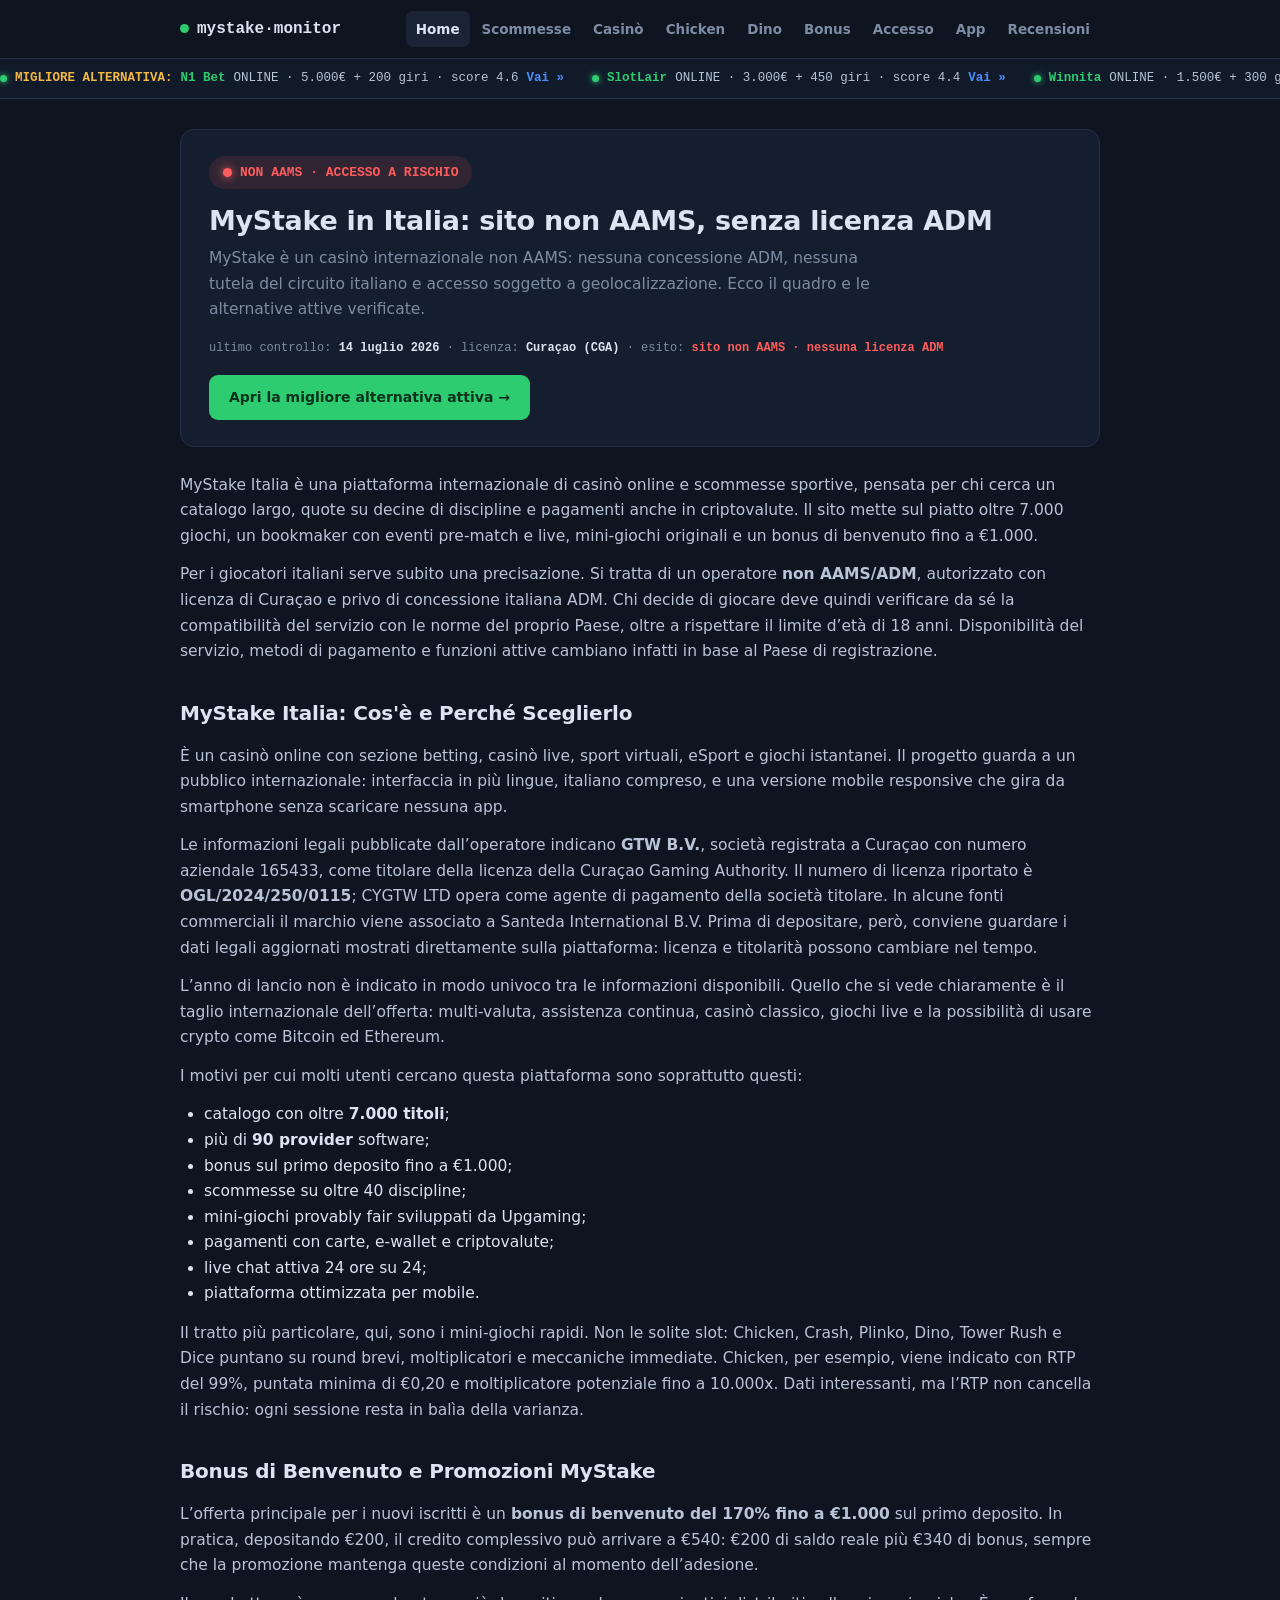
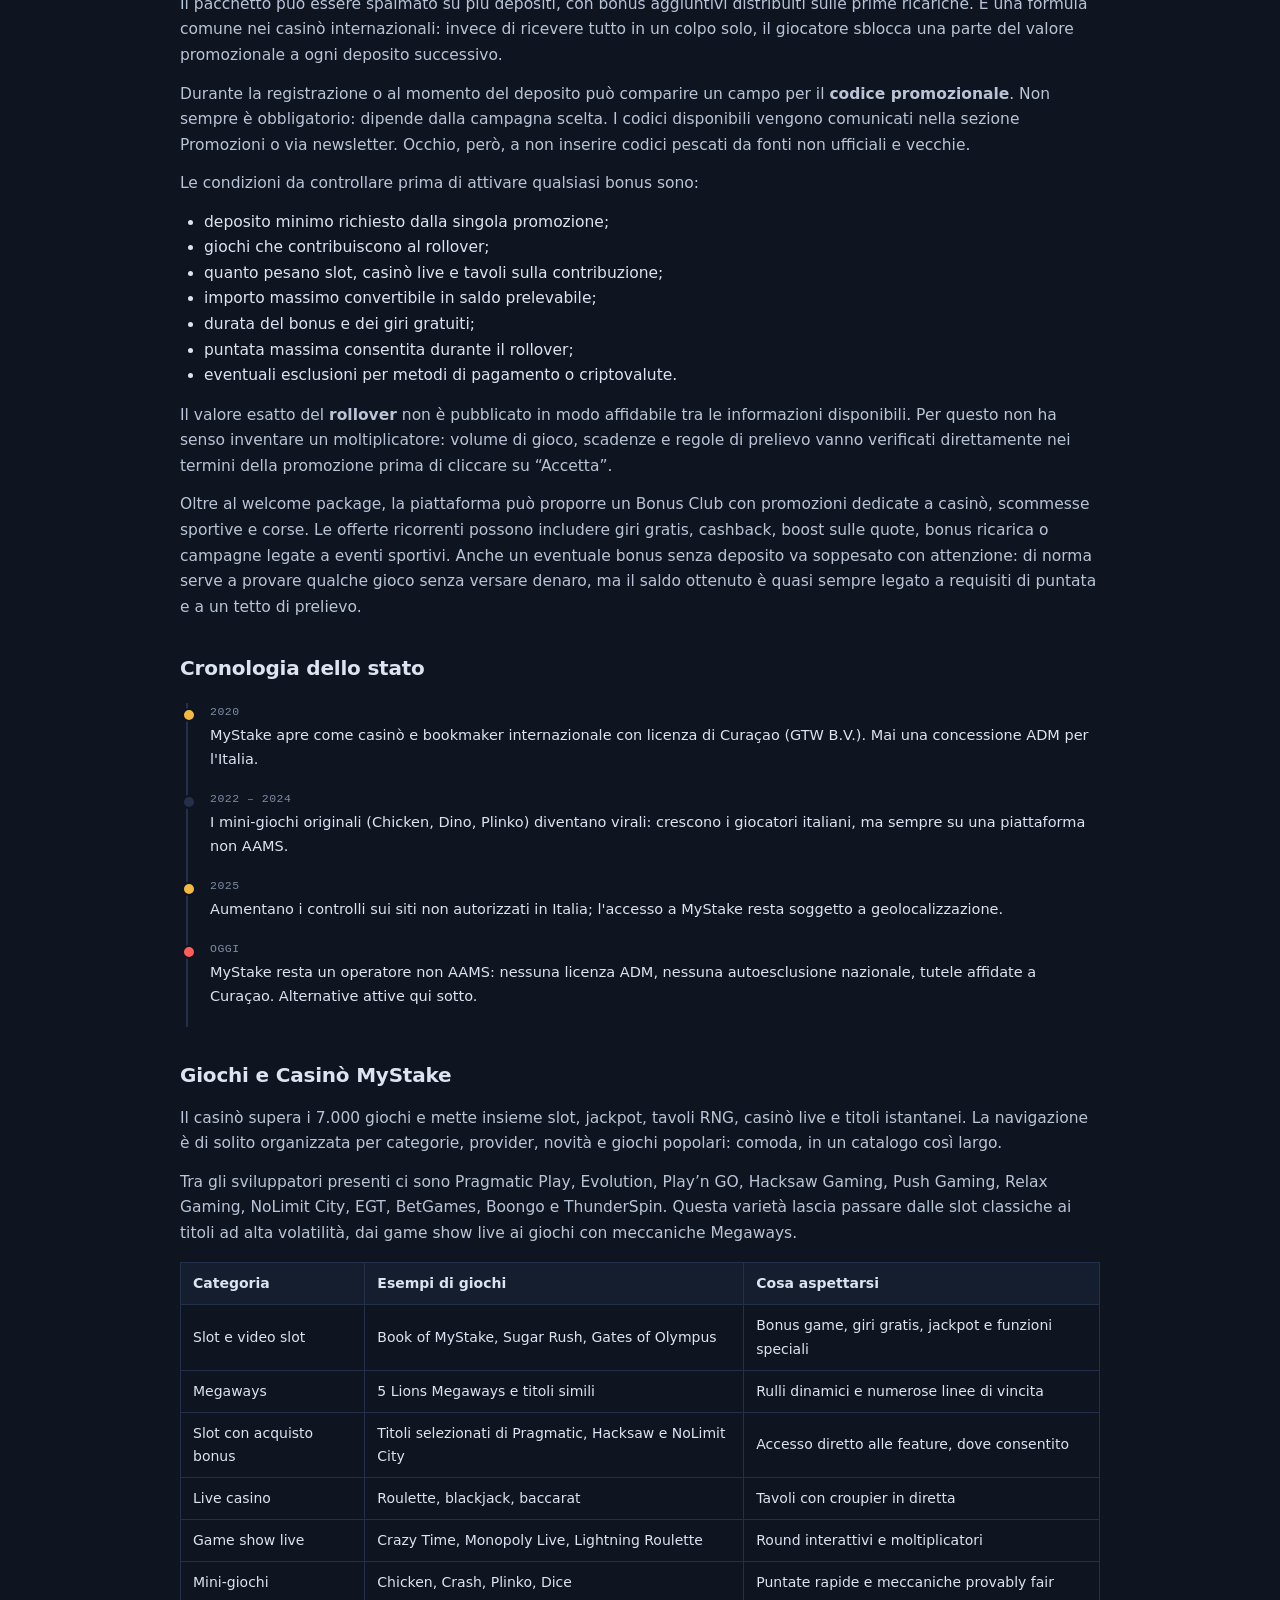
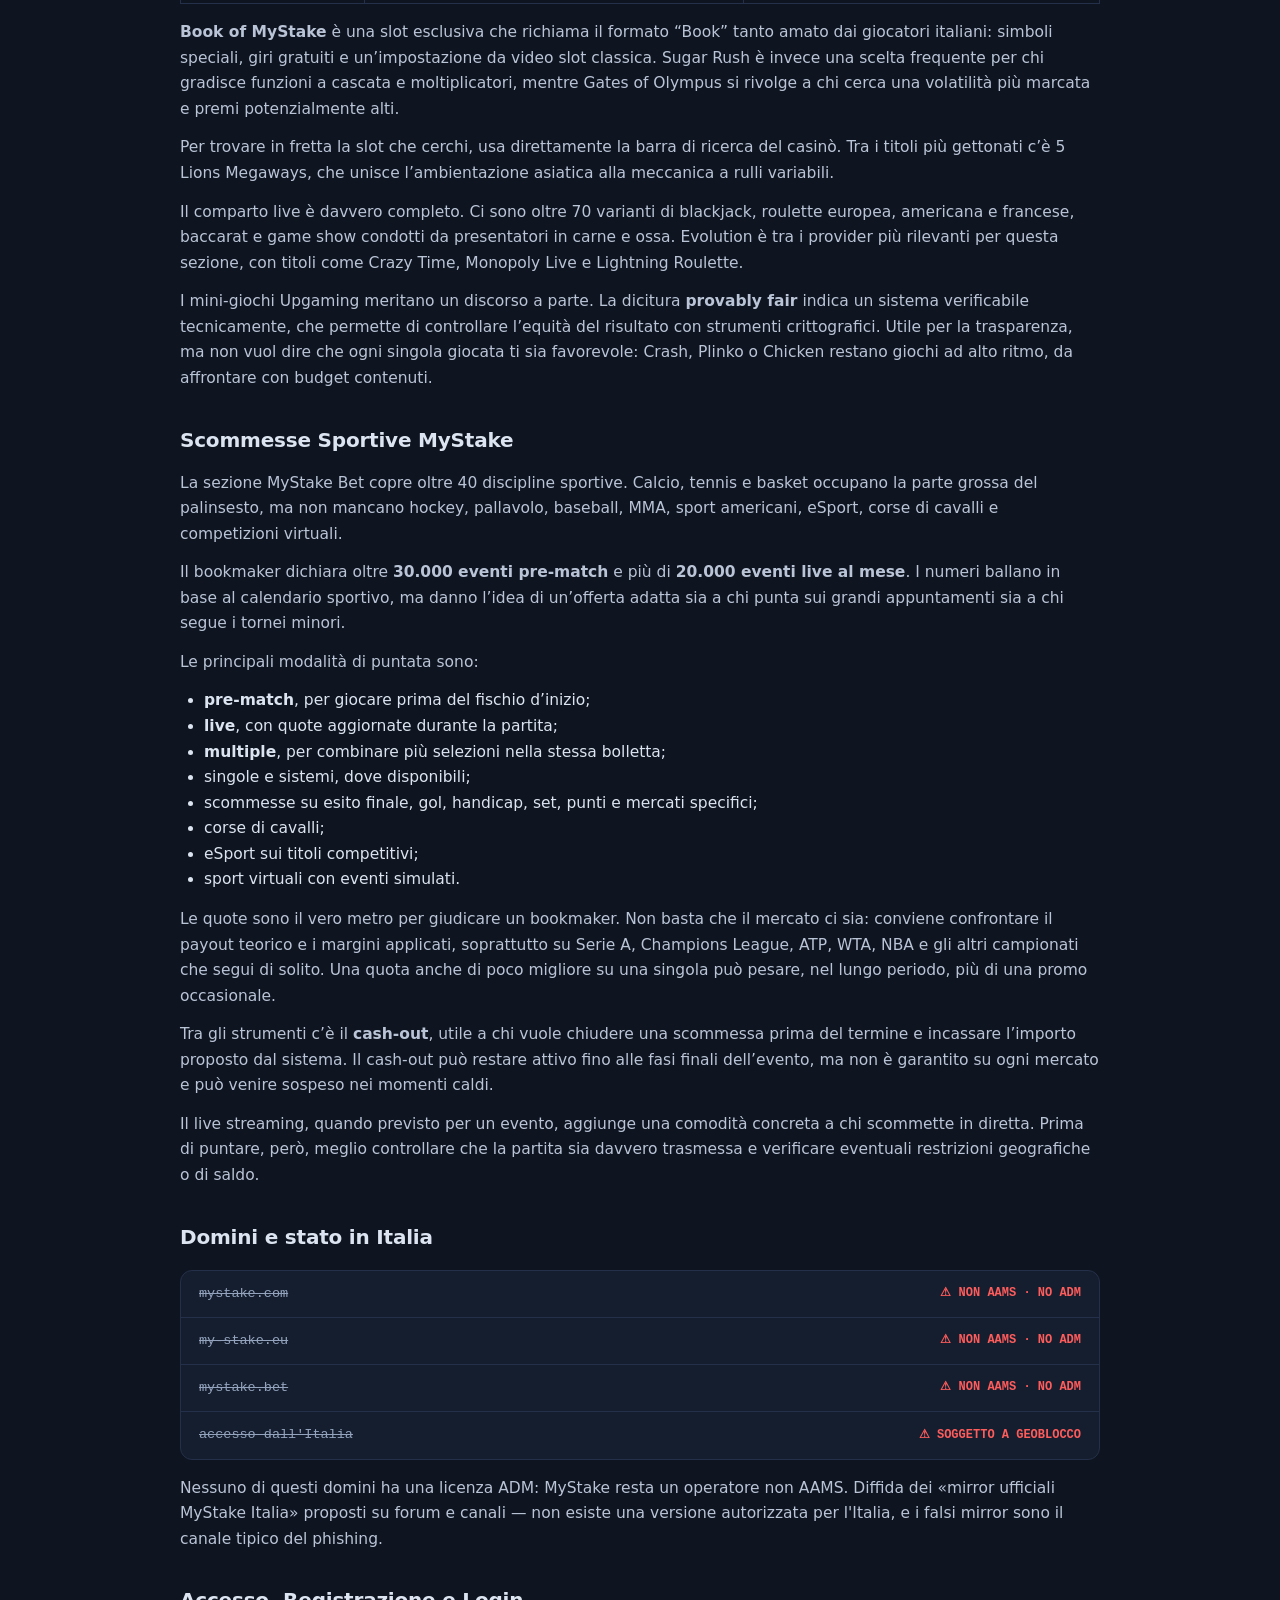
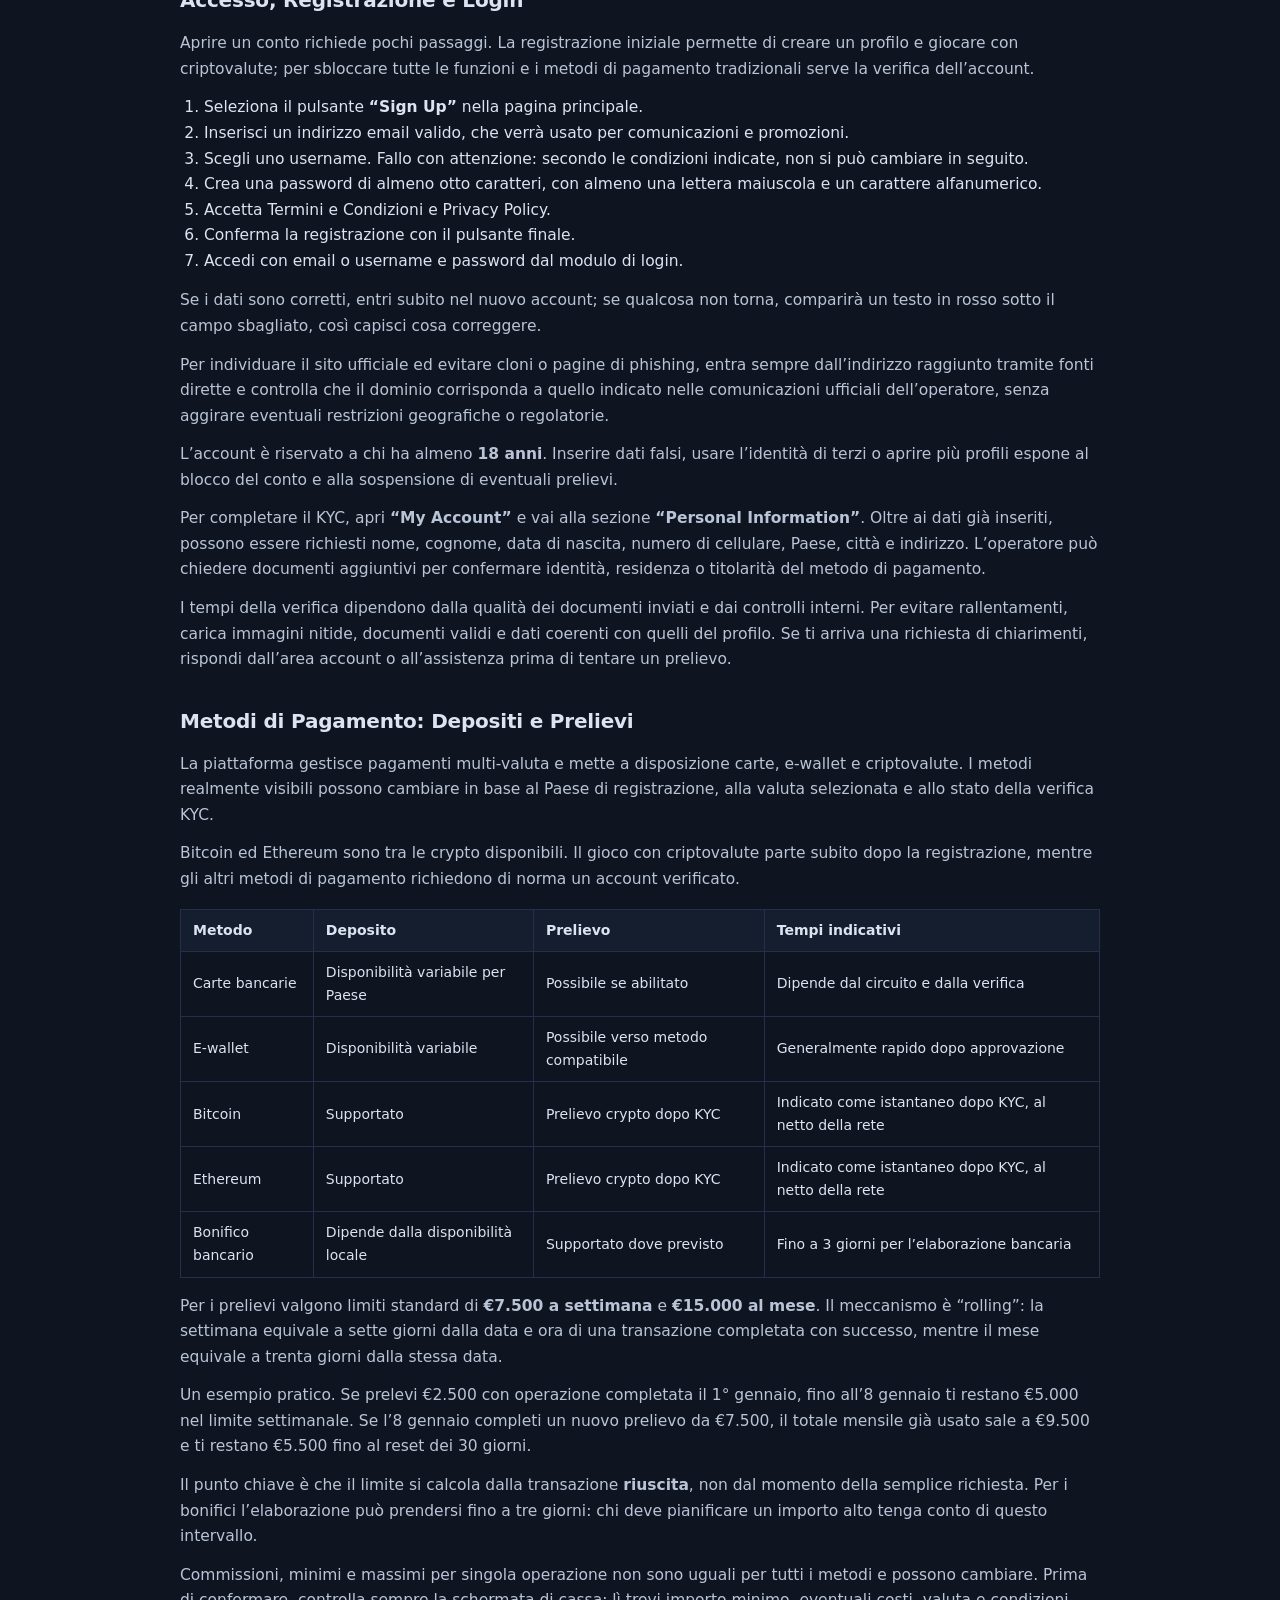
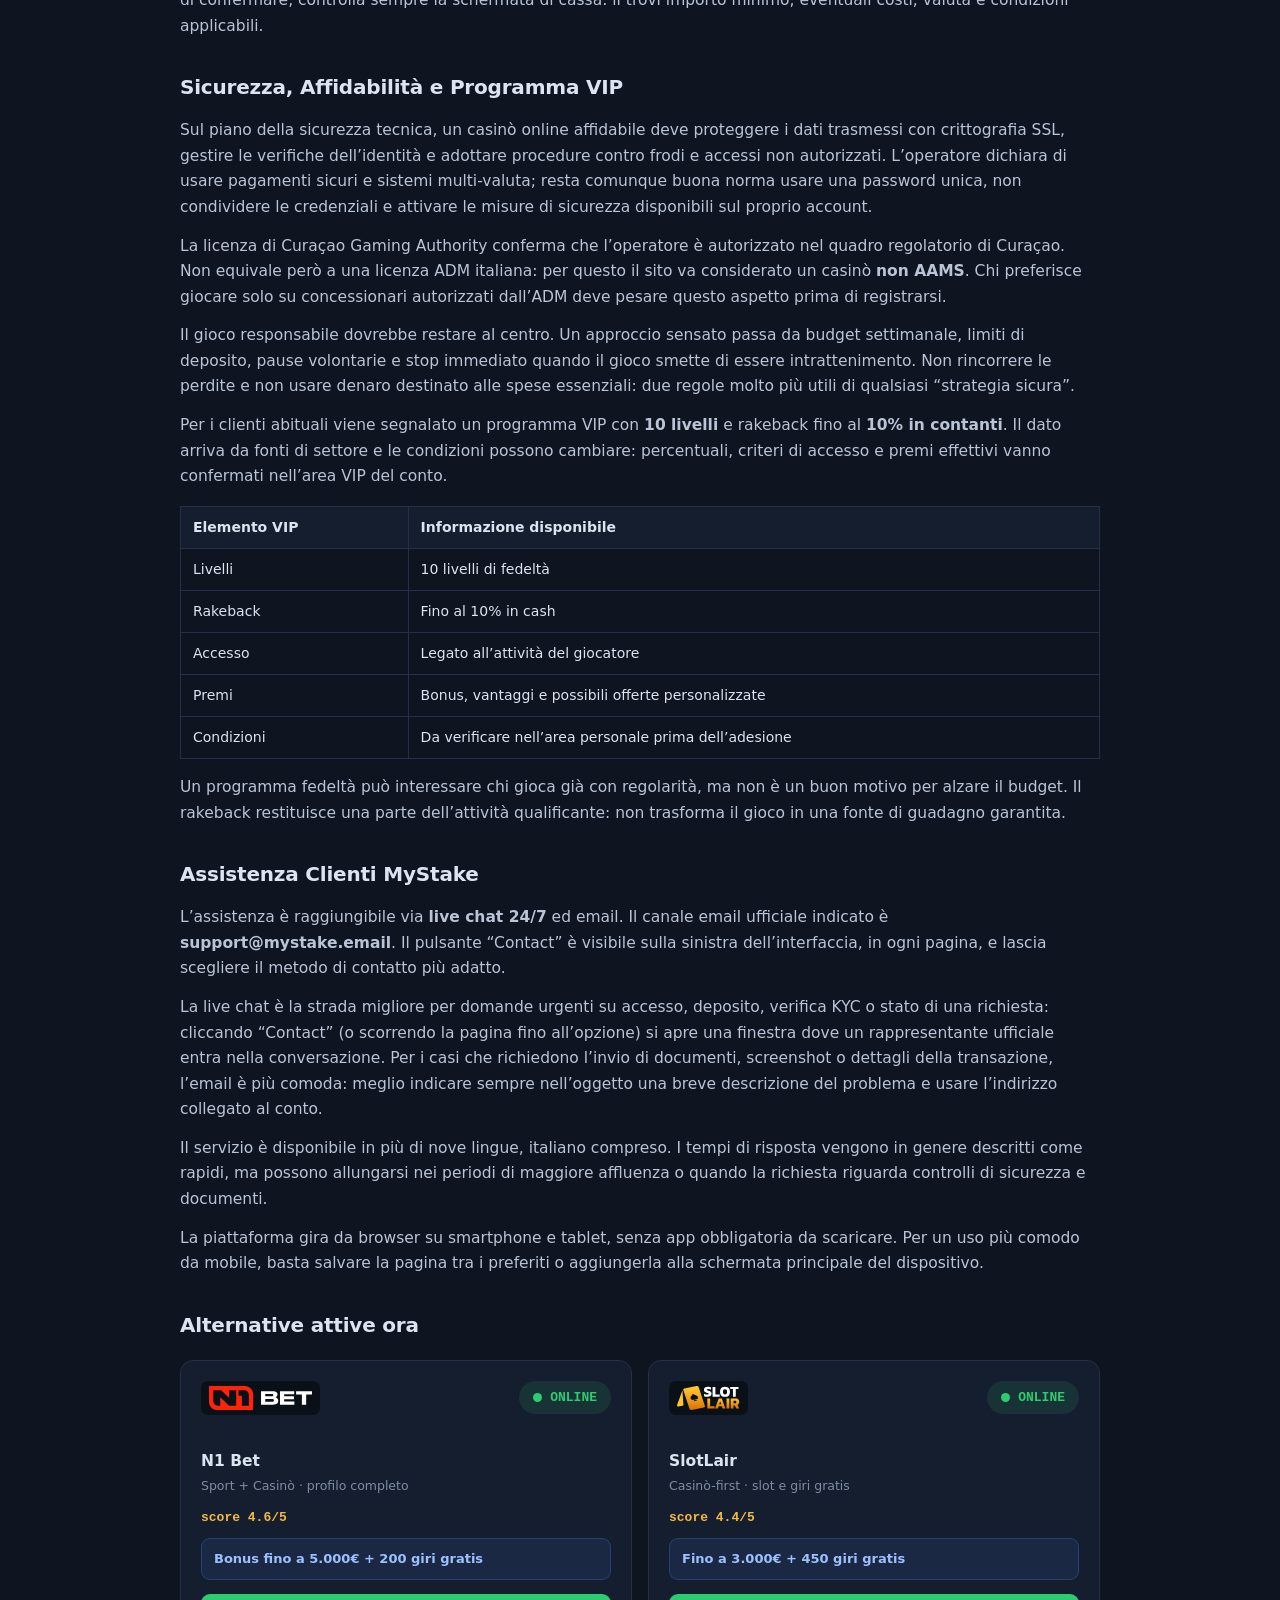
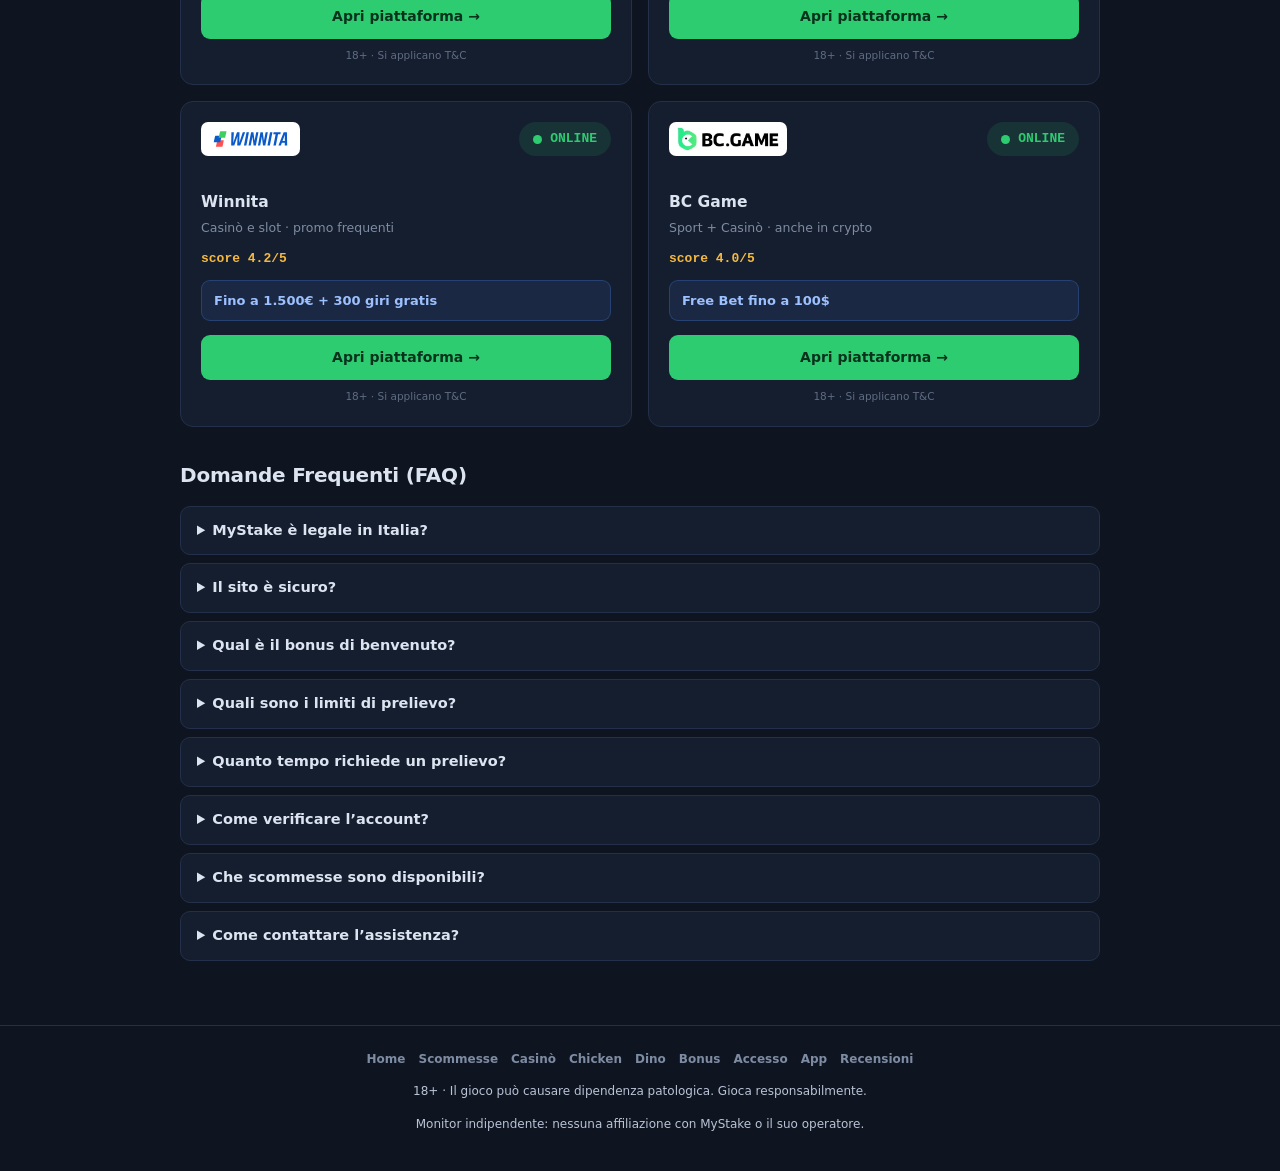
<file: index.html>
<!DOCTYPE html>
<html lang="it">
<head>
<meta charset="utf-8">
<meta name="viewport" content="width=device-width,initial-scale=1">
<title>MyStake non AAMS: stato del sito in Italia e alternative attive</title>
<meta name="description" content="MyStake è un casinò non AAMS senza licenza ADM: cosa significa per chi gioca dall'Italia, stato di accesso e piattaforme alternative attive. 18+.">
<link rel="canonical" href="https://mystake-non-aams.com/">
<link rel="alternate" hreflang="it-it" href="https://mystake-non-aams.com/">
<link rel="alternate" hreflang="x-default" href="https://mystake-non-aams.com/">
<link rel="icon" type="image/svg+xml" href="/favicon.svg">
<link rel="stylesheet" href="/assets/style.css">
<script type="application/ld+json">{"@context": "https://schema.org", "@type": "FAQPage", "mainEntity": [{"@type": "Question", "name": "MyStake è legale in Italia?", "acceptedAnswer": {"@type": "Answer", "text": "L’operatore lavora con licenza di Curaçao Gaming Authority, ma non possiede una concessione ADM/AAMS italiana. È quindi un casinò non AAMS: prima di usare il servizio, ogni utente deve verificare le norme applicabili nel proprio Paese e tenere conto dell’assenza di concessione ADM."}}, {"@type": "Question", "name": "Il sito è sicuro?", "acceptedAnswer": {"@type": "Answer", "text": "L’operatore dichiara l’uso di pagamenti sicuri, verifica KYC e crittografia SSL per la protezione dei dati. Resta comunque essenziale proteggere le proprie credenziali, completare la verifica dell’identità e giocare entro limiti sostenibili."}}, {"@type": "Question", "name": "Qual è il bonus di benvenuto?", "acceptedAnswer": {"@type": "Answer", "text": "Il bonus iniziale indicato è del 170% fino a €1.000 sul primo deposito. Per esempio, un deposito di €200 può generare €340 di credito bonus, per un totale di €540; rollover, durata e limiti vanno verificati nei termini aggiornati della promozione."}}, {"@type": "Question", "name": "Quali sono i limiti di prelievo?", "acceptedAnswer": {"@type": "Answer", "text": "Il limite standard è di €7.500 a settimana e €15.000 al mese. Il calcolo è rolling e parte dalla data di completamento della transazione, rispettivamente su sette e trenta giorni."}}, {"@type": "Question", "name": "Quanto tempo richiede un prelievo?", "acceptedAnswer": {"@type": "Answer", "text": "I prelievi in criptovaluta sono indicati come istantanei dopo il completamento del KYC, tenendo conto dei tempi della blockchain. I prelievi bancari possono prendersi fino a tre giorni per l’elaborazione."}}, {"@type": "Question", "name": "Come verificare l’account?", "acceptedAnswer": {"@type": "Answer", "text": "Dopo la registrazione, apri “My Account” e la sezione “Personal Information”. Inserisci i dati personali richiesti e, se serve, invia documenti validi per confermare identità, età, indirizzo e titolarità del metodo di pagamento."}}, {"@type": "Question", "name": "Che scommesse sono disponibili?", "acceptedAnswer": {"@type": "Answer", "text": "Il bookmaker copre oltre 40 sport e discipline, tra cui calcio, tennis, basket, hockey, MMA, eSport, corse di cavalli e sport virtuali. Sono disponibili mercati pre-match, live, singole, multiple e cash-out sugli eventi idonei."}}, {"@type": "Question", "name": "Come contattare l’assistenza?", "acceptedAnswer": {"@type": "Answer", "text": "Puoi usare la live chat attiva 24 ore su 24 dal pulsante “Contact” oppure scrivere a support@mystake.email. Il supporto è disponibile anche in italiano e può aiutarti con registrazione, KYC, pagamenti e bonus."}}]}</script><script type="application/ld+json">{"@context":"https://schema.org","@type":"WebSite","name":"mystake·monitor","url":"https://mystake-non-aams.com/"}</script>
</head>
<body>
<header class="hd"><div class="wrap"><a class="lg" href="/"><i></i>mystake·monitor</a><nav><a href="/" class="on">Home</a><a href="/scommesse/">Scommesse</a><a href="/casino/">Casinò</a><a href="/chicken/">Chicken</a><a href="/dino/">Dino</a><a href="/bonus/">Bonus</a><a href="/accesso/">Accesso</a><a href="/app/">App</a><a href="/recensioni/">Recensioni</a></nav></div></header>
<div class="ticker"><div class="in"><a href="/referral-link?sub_id_1=n1" rel="nofollow"><i></i><span class="lbl">MIGLIORE ALTERNATIVA:</span> <b>N1 Bet</b> ONLINE · 5.000€ + 200 giri · score 4.6 <span class="go">Vai »</span></a><a href="/referral-link?sub_id_1=slotlair" rel="nofollow"><i></i><b>SlotLair</b> ONLINE · 3.000€ + 450 giri · score 4.4 <span class="go">Vai »</span></a><a href="/referral-link?sub_id_1=winita" rel="nofollow"><i></i><b>Winnita</b> ONLINE · 1.500€ + 300 giri · score 4.2 <span class="go">Vai »</span></a><a href="/referral-link?sub_id_1=bc" rel="nofollow"><i></i><b>BC Game</b> ONLINE · Free Bet 100$ · score 4.0 <span class="go">Vai »</span></a><a href="/referral-link?sub_id_1=n1" rel="nofollow"><i></i><span class="lbl">MIGLIORE ALTERNATIVA:</span> <b>N1 Bet</b> ONLINE · 5.000€ + 200 giri · score 4.6 <span class="go">Vai »</span></a><a href="/referral-link?sub_id_1=slotlair" rel="nofollow"><i></i><b>SlotLair</b> ONLINE · 3.000€ + 450 giri · score 4.4 <span class="go">Vai »</span></a><a href="/referral-link?sub_id_1=winita" rel="nofollow"><i></i><b>Winnita</b> ONLINE · 1.500€ + 300 giri · score 4.2 <span class="go">Vai »</span></a><a href="/referral-link?sub_id_1=bc" rel="nofollow"><i></i><b>BC Game</b> ONLINE · Free Bet 100$ · score 4.0 <span class="go">Vai »</span></a></div></div>
<main><div class="wrap">
<div class="status">
<div class="row"><span class="badge off"><i></i>NON AAMS · ACCESSO A RISCHIO</span></div>
<h1>MyStake in Italia: sito non AAMS, senza licenza ADM</h1>
<p class="sub">MyStake è un casinò internazionale non AAMS: nessuna concessione ADM, nessuna tutela del circuito italiano e accesso soggetto a geolocalizzazione. Ecco il quadro e le alternative attive verificate.</p>
<div class="meta">ultimo controllo: <b>14 luglio 2026</b> · licenza: <b>Curaçao (CGA)</b> · esito: <b class="err" style="color:var(--err)">sito non AAMS · nessuna licenza ADM</b></div>
<a class="scta" href="/referral-link?sub_id_1=n1" rel="nofollow">Apri la migliore alternativa attiva →</a>
</div>

<p>MyStake Italia è una piattaforma internazionale di casinò online e scommesse sportive, pensata per chi cerca un catalogo largo, quote su decine di discipline e pagamenti anche in criptovalute. Il sito mette sul piatto oltre 7.000 giochi, un bookmaker con eventi pre-match e live, mini-giochi originali e un bonus di benvenuto fino a €1.000.</p>
<p>Per i giocatori italiani serve subito una precisazione. Si tratta di un operatore <b>non AAMS/ADM</b>, autorizzato con licenza di Curaçao e privo di concessione italiana ADM. Chi decide di giocare deve quindi verificare da sé la compatibilità del servizio con le norme del proprio Paese, oltre a rispettare il limite d’età di 18 anni. Disponibilità del servizio, metodi di pagamento e funzioni attive cambiano infatti in base al Paese di registrazione.</p>
<h2>MyStake Italia: Cos&#x27;è e Perché Sceglierlo</h2>
<p>È un casinò online con sezione betting, casinò live, sport virtuali, eSport e giochi istantanei. Il progetto guarda a un pubblico internazionale: interfaccia in più lingue, italiano compreso, e una versione mobile responsive che gira da smartphone senza scaricare nessuna app.</p>
<p>Le informazioni legali pubblicate dall’operatore indicano <b>GTW B.V.</b>, società registrata a Curaçao con numero aziendale 165433, come titolare della licenza della Curaçao Gaming Authority. Il numero di licenza riportato è <b>OGL/2024/250/0115</b>; CYGTW LTD opera come agente di pagamento della società titolare. In alcune fonti commerciali il marchio viene associato a Santeda International B.V. Prima di depositare, però, conviene guardare i dati legali aggiornati mostrati direttamente sulla piattaforma: licenza e titolarità possono cambiare nel tempo.</p>
<p>L’anno di lancio non è indicato in modo univoco tra le informazioni disponibili. Quello che si vede chiaramente è il taglio internazionale dell’offerta: multi-valuta, assistenza continua, casinò classico, giochi live e la possibilità di usare crypto come Bitcoin ed Ethereum.</p>
<p>I motivi per cui molti utenti cercano questa piattaforma sono soprattutto questi:</p>
<ul><li>catalogo con oltre <b>7.000 titoli</b>;</li><li>più di <b>90 provider</b> software;</li><li>bonus sul primo deposito fino a €1.000;</li><li>scommesse su oltre 40 discipline;</li><li>mini-giochi provably fair sviluppati da Upgaming;</li><li>pagamenti con carte, e-wallet e criptovalute;</li><li>live chat attiva 24 ore su 24;</li><li>piattaforma ottimizzata per mobile.</li></ul>
<p>Il tratto più particolare, qui, sono i mini-giochi rapidi. Non le solite slot: Chicken, Crash, Plinko, Dino, Tower Rush e Dice puntano su round brevi, moltiplicatori e meccaniche immediate. Chicken, per esempio, viene indicato con RTP del 99%, puntata minima di €0,20 e moltiplicatore potenziale fino a 10.000x. Dati interessanti, ma l’RTP non cancella il rischio: ogni sessione resta in balìa della varianza.</p>
<h2>Bonus di Benvenuto e Promozioni MyStake</h2>
<p>L’offerta principale per i nuovi iscritti è un <b>bonus di benvenuto del 170% fino a €1.000</b> sul primo deposito. In pratica, depositando €200, il credito complessivo può arrivare a €540: €200 di saldo reale più €340 di bonus, sempre che la promozione mantenga queste condizioni al momento dell’adesione.</p>
<p>Il pacchetto può essere spalmato su più depositi, con bonus aggiuntivi distribuiti sulle prime ricariche. È una formula comune nei casinò internazionali: invece di ricevere tutto in un colpo solo, il giocatore sblocca una parte del valore promozionale a ogni deposito successivo.</p>
<p>Durante la registrazione o al momento del deposito può comparire un campo per il <b>codice promozionale</b>. Non sempre è obbligatorio: dipende dalla campagna scelta. I codici disponibili vengono comunicati nella sezione Promozioni o via newsletter. Occhio, però, a non inserire codici pescati da fonti non ufficiali e vecchie.</p>
<p>Le condizioni da controllare prima di attivare qualsiasi bonus sono:</p>
<ul><li>deposito minimo richiesto dalla singola promozione;</li><li>giochi che contribuiscono al rollover;</li><li>quanto pesano slot, casinò live e tavoli sulla contribuzione;</li><li>importo massimo convertibile in saldo prelevabile;</li><li>durata del bonus e dei giri gratuiti;</li><li>puntata massima consentita durante il rollover;</li><li>eventuali esclusioni per metodi di pagamento o criptovalute.</li></ul>
<p>Il valore esatto del <b>rollover</b> non è pubblicato in modo affidabile tra le informazioni disponibili. Per questo non ha senso inventare un moltiplicatore: volume di gioco, scadenze e regole di prelievo vanno verificati direttamente nei termini della promozione prima di cliccare su “Accetta”.</p>
<p>Oltre al welcome package, la piattaforma può proporre un Bonus Club con promozioni dedicate a casinò, scommesse sportive e corse. Le offerte ricorrenti possono includere giri gratis, cashback, boost sulle quote, bonus ricarica o campagne legate a eventi sportivi. Anche un eventuale bonus senza deposito va soppesato con attenzione: di norma serve a provare qualche gioco senza versare denaro, ma il saldo ottenuto è quasi sempre legato a requisiti di puntata e a un tetto di prelievo.</p>

<h2>Cronologia dello stato</h2>
<div class="tl"><div class="ev mid"><div class="dt">2020</div><div class="tx">MyStake apre come casinò e bookmaker internazionale con licenza di Curaçao (GTW B.V.). Mai una concessione ADM per l'Italia.</div></div><div class="ev "><div class="dt">2022 – 2024</div><div class="tx">I mini-giochi originali (Chicken, Dino, Plinko) diventano virali: crescono i giocatori italiani, ma sempre su una piattaforma non AAMS.</div></div><div class="ev mid"><div class="dt">2025</div><div class="tx">Aumentano i controlli sui siti non autorizzati in Italia; l'accesso a MyStake resta soggetto a geolocalizzazione.</div></div><div class="ev bad"><div class="dt">Oggi</div><div class="tx">MyStake resta un operatore non AAMS: nessuna licenza ADM, nessuna autoesclusione nazionale, tutele affidate a Curaçao. Alternative attive qui sotto.</div></div></div>
<h2>Giochi e Casinò MyStake</h2>
<p>Il casinò supera i 7.000 giochi e mette insieme slot, jackpot, tavoli RNG, casinò live e titoli istantanei. La navigazione è di solito organizzata per categorie, provider, novità e giochi popolari: comoda, in un catalogo così largo.</p>
<p>Tra gli sviluppatori presenti ci sono Pragmatic Play, Evolution, Play’n GO, Hacksaw Gaming, Push Gaming, Relax Gaming, NoLimit City, EGT, BetGames, Boongo e ThunderSpin. Questa varietà lascia passare dalle slot classiche ai titoli ad alta volatilità, dai game show live ai giochi con meccaniche Megaways.</p>
<div class="tbl"><table><thead><tr><th>Categoria</th><th>Esempi di giochi</th><th>Cosa aspettarsi</th></tr></thead><tbody><tr><td>Slot e video slot</td><td>Book of MyStake, Sugar Rush, Gates of Olympus</td><td>Bonus game, giri gratis, jackpot e funzioni speciali</td></tr><tr><td>Megaways</td><td>5 Lions Megaways e titoli simili</td><td>Rulli dinamici e numerose linee di vincita</td></tr><tr><td>Slot con acquisto bonus</td><td>Titoli selezionati di Pragmatic, Hacksaw e NoLimit City</td><td>Accesso diretto alle feature, dove consentito</td></tr><tr><td>Live casino</td><td>Roulette, blackjack, baccarat</td><td>Tavoli con croupier in diretta</td></tr><tr><td>Game show live</td><td>Crazy Time, Monopoly Live, Lightning Roulette</td><td>Round interattivi e moltiplicatori</td></tr><tr><td>Mini-giochi</td><td>Chicken, Crash, Plinko, Dice</td><td>Puntate rapide e meccaniche provably fair</td></tr></tbody></table></div>
<p><b>Book of MyStake</b> è una slot esclusiva che richiama il formato “Book” tanto amato dai giocatori italiani: simboli speciali, giri gratuiti e un’impostazione da video slot classica. Sugar Rush è invece una scelta frequente per chi gradisce funzioni a cascata e moltiplicatori, mentre Gates of Olympus si rivolge a chi cerca una volatilità più marcata e premi potenzialmente alti.</p>
<p>Per trovare in fretta la slot che cerchi, usa direttamente la barra di ricerca del casinò. Tra i titoli più gettonati c’è 5 Lions Megaways, che unisce l’ambientazione asiatica alla meccanica a rulli variabili.</p>
<p>Il comparto live è davvero completo. Ci sono oltre 70 varianti di blackjack, roulette europea, americana e francese, baccarat e game show condotti da presentatori in carne e ossa. Evolution è tra i provider più rilevanti per questa sezione, con titoli come Crazy Time, Monopoly Live e Lightning Roulette.</p>
<p>I mini-giochi Upgaming meritano un discorso a parte. La dicitura <b>provably fair</b> indica un sistema verificabile tecnicamente, che permette di controllare l’equità del risultato con strumenti crittografici. Utile per la trasparenza, ma non vuol dire che ogni singola giocata ti sia favorevole: Crash, Plinko o Chicken restano giochi ad alto ritmo, da affrontare con budget contenuti.</p>
<h2>Scommesse Sportive MyStake</h2>
<p>La sezione MyStake Bet copre oltre 40 discipline sportive. Calcio, tennis e basket occupano la parte grossa del palinsesto, ma non mancano hockey, pallavolo, baseball, MMA, sport americani, eSport, corse di cavalli e competizioni virtuali.</p>
<p>Il bookmaker dichiara oltre <b>30.000 eventi pre-match</b> e più di <b>20.000 eventi live al mese</b>. I numeri ballano in base al calendario sportivo, ma danno l’idea di un’offerta adatta sia a chi punta sui grandi appuntamenti sia a chi segue i tornei minori.</p>
<p>Le principali modalità di puntata sono:</p>
<ul><li><b>pre-match</b>, per giocare prima del fischio d’inizio;</li><li><b>live</b>, con quote aggiornate durante la partita;</li><li><b>multiple</b>, per combinare più selezioni nella stessa bolletta;</li><li>singole e sistemi, dove disponibili;</li><li>scommesse su esito finale, gol, handicap, set, punti e mercati specifici;</li><li>corse di cavalli;</li><li>eSport sui titoli competitivi;</li><li>sport virtuali con eventi simulati.</li></ul>
<p>Le quote sono il vero metro per giudicare un bookmaker. Non basta che il mercato ci sia: conviene confrontare il payout teorico e i margini applicati, soprattutto su Serie A, Champions League, ATP, WTA, NBA e gli altri campionati che segui di solito. Una quota anche di poco migliore su una singola può pesare, nel lungo periodo, più di una promo occasionale.</p>
<p>Tra gli strumenti c’è il <b>cash-out</b>, utile a chi vuole chiudere una scommessa prima del termine e incassare l’importo proposto dal sistema. Il cash-out può restare attivo fino alle fasi finali dell’evento, ma non è garantito su ogni mercato e può venire sospeso nei momenti caldi.</p>
<p>Il live streaming, quando previsto per un evento, aggiunge una comodità concreta a chi scommette in diretta. Prima di puntare, però, meglio controllare che la partita sia davvero trasmessa e verificare eventuali restrizioni geografiche o di saldo.</p>

<h2>Domini e stato in Italia</h2>
<div class="doms"><div class="d"><span class="host">mystake.com</span><span class="x">⚠ NON AAMS · NO ADM</span></div><div class="d"><span class="host">my-stake.eu</span><span class="x">⚠ NON AAMS · NO ADM</span></div><div class="d"><span class="host">mystake.bet</span><span class="x">⚠ NON AAMS · NO ADM</span></div><div class="d"><span class="host">accesso dall'Italia</span><span class="x">⚠ SOGGETTO A GEOBLOCCO</span></div></div>
<p>Nessuno di questi domini ha una licenza ADM: MyStake resta un operatore non AAMS. Diffida dei «mirror ufficiali MyStake Italia» proposti su forum e canali — non esiste una versione autorizzata per l'Italia, e i falsi mirror sono il canale tipico del phishing.</p>
<h2>Accesso, Registrazione e Login</h2>
<p>Aprire un conto richiede pochi passaggi. La registrazione iniziale permette di creare un profilo e giocare con criptovalute; per sbloccare tutte le funzioni e i metodi di pagamento tradizionali serve la verifica dell’account.</p>
<ol><li>Seleziona il pulsante <b>“Sign Up”</b> nella pagina principale.</li><li>Inserisci un indirizzo email valido, che verrà usato per comunicazioni e promozioni.</li><li>Scegli uno username. Fallo con attenzione: secondo le condizioni indicate, non si può cambiare in seguito.</li><li>Crea una password di almeno otto caratteri, con almeno una lettera maiuscola e un carattere alfanumerico.</li><li>Accetta Termini e Condizioni e Privacy Policy.</li><li>Conferma la registrazione con il pulsante finale.</li><li>Accedi con email o username e password dal modulo di login.</li></ol>
<p>Se i dati sono corretti, entri subito nel nuovo account; se qualcosa non torna, comparirà un testo in rosso sotto il campo sbagliato, così capisci cosa correggere.</p>
<p>Per individuare il sito ufficiale ed evitare cloni o pagine di phishing, entra sempre dall’indirizzo raggiunto tramite fonti dirette e controlla che il dominio corrisponda a quello indicato nelle comunicazioni ufficiali dell’operatore, senza aggirare eventuali restrizioni geografiche o regolatorie.</p>
<p>L’account è riservato a chi ha almeno <b>18 anni</b>. Inserire dati falsi, usare l’identità di terzi o aprire più profili espone al blocco del conto e alla sospensione di eventuali prelievi.</p>
<p>Per completare il KYC, apri <b>“My Account”</b> e vai alla sezione <b>“Personal Information”</b>. Oltre ai dati già inseriti, possono essere richiesti nome, cognome, data di nascita, numero di cellulare, Paese, città e indirizzo. L’operatore può chiedere documenti aggiuntivi per confermare identità, residenza o titolarità del metodo di pagamento.</p>
<p>I tempi della verifica dipendono dalla qualità dei documenti inviati e dai controlli interni. Per evitare rallentamenti, carica immagini nitide, documenti validi e dati coerenti con quelli del profilo. Se ti arriva una richiesta di chiarimenti, rispondi dall’area account o all’assistenza prima di tentare un prelievo.</p>
<h2>Metodi di Pagamento: Depositi e Prelievi</h2>
<p>La piattaforma gestisce pagamenti multi-valuta e mette a disposizione carte, e-wallet e criptovalute. I metodi realmente visibili possono cambiare in base al Paese di registrazione, alla valuta selezionata e allo stato della verifica KYC.</p>
<p>Bitcoin ed Ethereum sono tra le crypto disponibili. Il gioco con criptovalute parte subito dopo la registrazione, mentre gli altri metodi di pagamento richiedono di norma un account verificato.</p>
<div class="tbl"><table><thead><tr><th>Metodo</th><th>Deposito</th><th>Prelievo</th><th>Tempi indicativi</th></tr></thead><tbody><tr><td>Carte bancarie</td><td>Disponibilità variabile per Paese</td><td>Possibile se abilitato</td><td>Dipende dal circuito e dalla verifica</td></tr><tr><td>E-wallet</td><td>Disponibilità variabile</td><td>Possibile verso metodo compatibile</td><td>Generalmente rapido dopo approvazione</td></tr><tr><td>Bitcoin</td><td>Supportato</td><td>Prelievo crypto dopo KYC</td><td>Indicato come istantaneo dopo KYC, al netto della rete</td></tr><tr><td>Ethereum</td><td>Supportato</td><td>Prelievo crypto dopo KYC</td><td>Indicato come istantaneo dopo KYC, al netto della rete</td></tr><tr><td>Bonifico bancario</td><td>Dipende dalla disponibilità locale</td><td>Supportato dove previsto</td><td>Fino a 3 giorni per l’elaborazione bancaria</td></tr></tbody></table></div>
<p>Per i prelievi valgono limiti standard di <b>€7.500 a settimana</b> e <b>€15.000 al mese</b>. Il meccanismo è “rolling”: la settimana equivale a sette giorni dalla data e ora di una transazione completata con successo, mentre il mese equivale a trenta giorni dalla stessa data.</p>
<p>Un esempio pratico. Se prelevi €2.500 con operazione completata il 1° gennaio, fino all’8 gennaio ti restano €5.000 nel limite settimanale. Se l’8 gennaio completi un nuovo prelievo da €7.500, il totale mensile già usato sale a €9.500 e ti restano €5.500 fino al reset dei 30 giorni.</p>
<p>Il punto chiave è che il limite si calcola dalla transazione <b>riuscita</b>, non dal momento della semplice richiesta. Per i bonifici l’elaborazione può prendersi fino a tre giorni: chi deve pianificare un importo alto tenga conto di questo intervallo.</p>
<p>Commissioni, minimi e massimi per singola operazione non sono uguali per tutti i metodi e possono cambiare. Prima di confermare, controlla sempre la schermata di cassa: lì trovi importo minimo, eventuali costi, valuta e condizioni applicabili.</p>
<h2>Sicurezza, Affidabilità e Programma VIP</h2>
<p>Sul piano della sicurezza tecnica, un casinò online affidabile deve proteggere i dati trasmessi con crittografia SSL, gestire le verifiche dell’identità e adottare procedure contro frodi e accessi non autorizzati. L’operatore dichiara di usare pagamenti sicuri e sistemi multi-valuta; resta comunque buona norma usare una password unica, non condividere le credenziali e attivare le misure di sicurezza disponibili sul proprio account.</p>
<p>La licenza di Curaçao Gaming Authority conferma che l’operatore è autorizzato nel quadro regolatorio di Curaçao. Non equivale però a una licenza ADM italiana: per questo il sito va considerato un casinò <b>non AAMS</b>. Chi preferisce giocare solo su concessionari autorizzati dall’ADM deve pesare questo aspetto prima di registrarsi.</p>
<p>Il gioco responsabile dovrebbe restare al centro. Un approccio sensato passa da budget settimanale, limiti di deposito, pause volontarie e stop immediato quando il gioco smette di essere intrattenimento. Non rincorrere le perdite e non usare denaro destinato alle spese essenziali: due regole molto più utili di qualsiasi “strategia sicura”.</p>
<p>Per i clienti abituali viene segnalato un programma VIP con <b>10 livelli</b> e rakeback fino al <b>10% in contanti</b>. Il dato arriva da fonti di settore e le condizioni possono cambiare: percentuali, criteri di accesso e premi effettivi vanno confermati nell’area VIP del conto.</p>
<div class="tbl"><table><thead><tr><th>Elemento VIP</th><th>Informazione disponibile</th></tr></thead><tbody><tr><td>Livelli</td><td>10 livelli di fedeltà</td></tr><tr><td>Rakeback</td><td>Fino al 10% in cash</td></tr><tr><td>Accesso</td><td>Legato all’attività del giocatore</td></tr><tr><td>Premi</td><td>Bonus, vantaggi e possibili offerte personalizzate</td></tr><tr><td>Condizioni</td><td>Da verificare nell’area personale prima dell’adesione</td></tr></tbody></table></div>
<p>Un programma fedeltà può interessare chi gioca già con regolarità, ma non è un buon motivo per alzare il budget. Il rakeback restituisce una parte dell’attività qualificante: non trasforma il gioco in una fonte di guadagno garantita.</p>
<h2>Assistenza Clienti MyStake</h2>
<p>L’assistenza è raggiungibile via <b>live chat 24/7</b> ed email. Il canale email ufficiale indicato è <b>support@mystake.email</b>. Il pulsante “Contact” è visibile sulla sinistra dell’interfaccia, in ogni pagina, e lascia scegliere il metodo di contatto più adatto.</p>
<p>La live chat è la strada migliore per domande urgenti su accesso, deposito, verifica KYC o stato di una richiesta: cliccando “Contact” (o scorrendo la pagina fino all’opzione) si apre una finestra dove un rappresentante ufficiale entra nella conversazione. Per i casi che richiedono l’invio di documenti, screenshot o dettagli della transazione, l’email è più comoda: meglio indicare sempre nell’oggetto una breve descrizione del problema e usare l’indirizzo collegato al conto.</p>
<p>Il servizio è disponibile in più di nove lingue, italiano compreso. I tempi di risposta vengono in genere descritti come rapidi, ma possono allungarsi nei periodi di maggiore affluenza o quando la richiesta riguarda controlli di sicurezza e documenti.</p>
<p>La piattaforma gira da browser su smartphone e tablet, senza app obbligatoria da scaricare. Per un uso più comodo da mobile, basta salvare la pagina tra i preferiti o aggiungerla alla schermata principale del dispositivo.</p>

<h2>Alternative attive ora</h2>
<div class="cards"><div class="cd"><div class="top"><img class="logo dk" src="/assets/n1bet-logo.svg" alt="N1 Bet"><span class="badge on"><i></i>ONLINE</span></div><h3>N1 Bet</h3><div class="tag">Sport + Casinò · profilo completo</div><div class="rate">score 4.6/5</div><div class="bonus">Bonus fino a 5.000€ + 200 giri gratis</div><a class="cta" href="/referral-link?sub_id_1=n1" rel="nofollow">Apri piattaforma →</a><div class="note">18+ · Si applicano T&amp;C</div></div><div class="cd"><div class="top"><img class="logo dk" src="/assets/slotlair-logo.svg" alt="SlotLair"><span class="badge on"><i></i>ONLINE</span></div><h3>SlotLair</h3><div class="tag">Casinò-first · slot e giri gratis</div><div class="rate">score 4.4/5</div><div class="bonus">Fino a 3.000€ + 450 giri gratis</div><a class="cta" href="/referral-link?sub_id_1=slotlair" rel="nofollow">Apri piattaforma →</a><div class="note">18+ · Si applicano T&amp;C</div></div><div class="cd"><div class="top"><img class="logo lt" src="/assets/winnita-logo.svg" alt="Winnita"><span class="badge on"><i></i>ONLINE</span></div><h3>Winnita</h3><div class="tag">Casinò e slot · promo frequenti</div><div class="rate">score 4.2/5</div><div class="bonus">Fino a 1.500€ + 300 giri gratis</div><a class="cta" href="/referral-link?sub_id_1=winita" rel="nofollow">Apri piattaforma →</a><div class="note">18+ · Si applicano T&amp;C</div></div><div class="cd"><div class="top"><img class="logo lt" src="/assets/bcgame-logo.jpeg" alt="BC Game"><span class="badge on"><i></i>ONLINE</span></div><h3>BC Game</h3><div class="tag">Sport + Casinò · anche in crypto</div><div class="rate">score 4.0/5</div><div class="bonus">Free Bet fino a 100$</div><a class="cta" href="/referral-link?sub_id_1=bc" rel="nofollow">Apri piattaforma →</a><div class="note">18+ · Si applicano T&amp;C</div></div></div>
<h2>Domande Frequenti (FAQ)</h2>
<details><summary>MyStake è legale in Italia?</summary><p>L’operatore lavora con licenza di Curaçao Gaming Authority, ma non possiede una concessione ADM/AAMS italiana. È quindi un casinò non AAMS: prima di usare il servizio, ogni utente deve verificare le norme applicabili nel proprio Paese e tenere conto dell’assenza di concessione ADM.</p></details>
<details><summary>Il sito è sicuro?</summary><p>L’operatore dichiara l’uso di pagamenti sicuri, verifica KYC e crittografia SSL per la protezione dei dati. Resta comunque essenziale proteggere le proprie credenziali, completare la verifica dell’identità e giocare entro limiti sostenibili.</p></details>
<details><summary>Qual è il bonus di benvenuto?</summary><p>Il bonus iniziale indicato è del 170% fino a €1.000 sul primo deposito. Per esempio, un deposito di €200 può generare €340 di credito bonus, per un totale di €540; rollover, durata e limiti vanno verificati nei termini aggiornati della promozione.</p></details>
<details><summary>Quali sono i limiti di prelievo?</summary><p>Il limite standard è di €7.500 a settimana e €15.000 al mese. Il calcolo è rolling e parte dalla data di completamento della transazione, rispettivamente su sette e trenta giorni.</p></details>
<details><summary>Quanto tempo richiede un prelievo?</summary><p>I prelievi in criptovaluta sono indicati come istantanei dopo il completamento del KYC, tenendo conto dei tempi della blockchain. I prelievi bancari possono prendersi fino a tre giorni per l’elaborazione.</p></details>
<details><summary>Come verificare l’account?</summary><p>Dopo la registrazione, apri “My Account” e la sezione “Personal Information”. Inserisci i dati personali richiesti e, se serve, invia documenti validi per confermare identità, età, indirizzo e titolarità del metodo di pagamento.</p></details>
<details><summary>Che scommesse sono disponibili?</summary><p>Il bookmaker copre oltre 40 sport e discipline, tra cui calcio, tennis, basket, hockey, MMA, eSport, corse di cavalli e sport virtuali. Sono disponibili mercati pre-match, live, singole, multiple e cash-out sugli eventi idonei.</p></details>
<details><summary>Come contattare l’assistenza?</summary><p>Puoi usare la live chat attiva 24 ore su 24 dal pulsante “Contact” oppure scrivere a support@mystake.email. Il supporto è disponibile anche in italiano e può aiutarti con registrazione, KYC, pagamenti e bonus.</p></details>
</div></main>
<footer class="ft"><div class="wrap"><nav><a href="/">Home</a><a href="/scommesse/">Scommesse</a><a href="/casino/">Casinò</a><a href="/chicken/">Chicken</a><a href="/dino/">Dino</a><a href="/bonus/">Bonus</a><a href="/accesso/">Accesso</a><a href="/app/">App</a><a href="/recensioni/">Recensioni</a></nav><p>18+ · Il gioco può causare dipendenza patologica. Gioca responsabilmente.</p><p>Monitor indipendente: nessuna affiliazione con MyStake o il suo operatore.</p></div></footer>
</body>
</html>
</file>
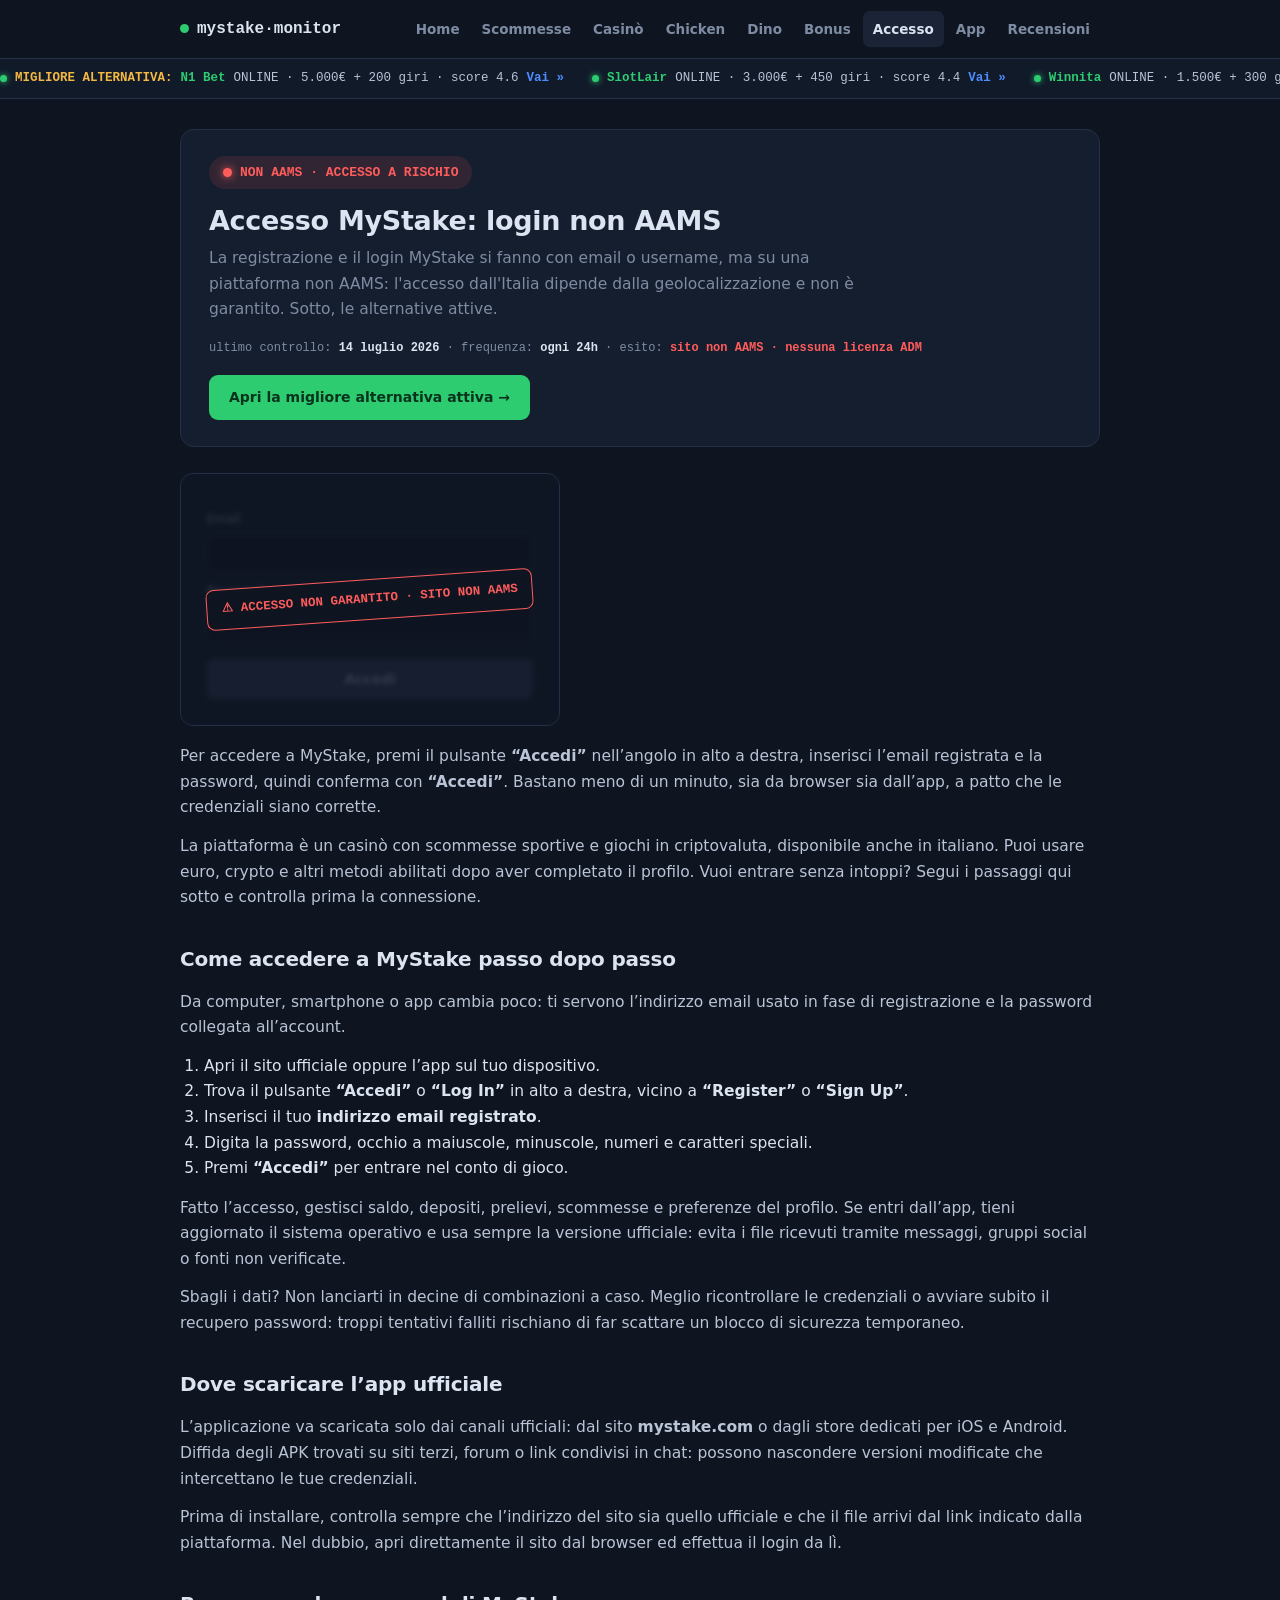
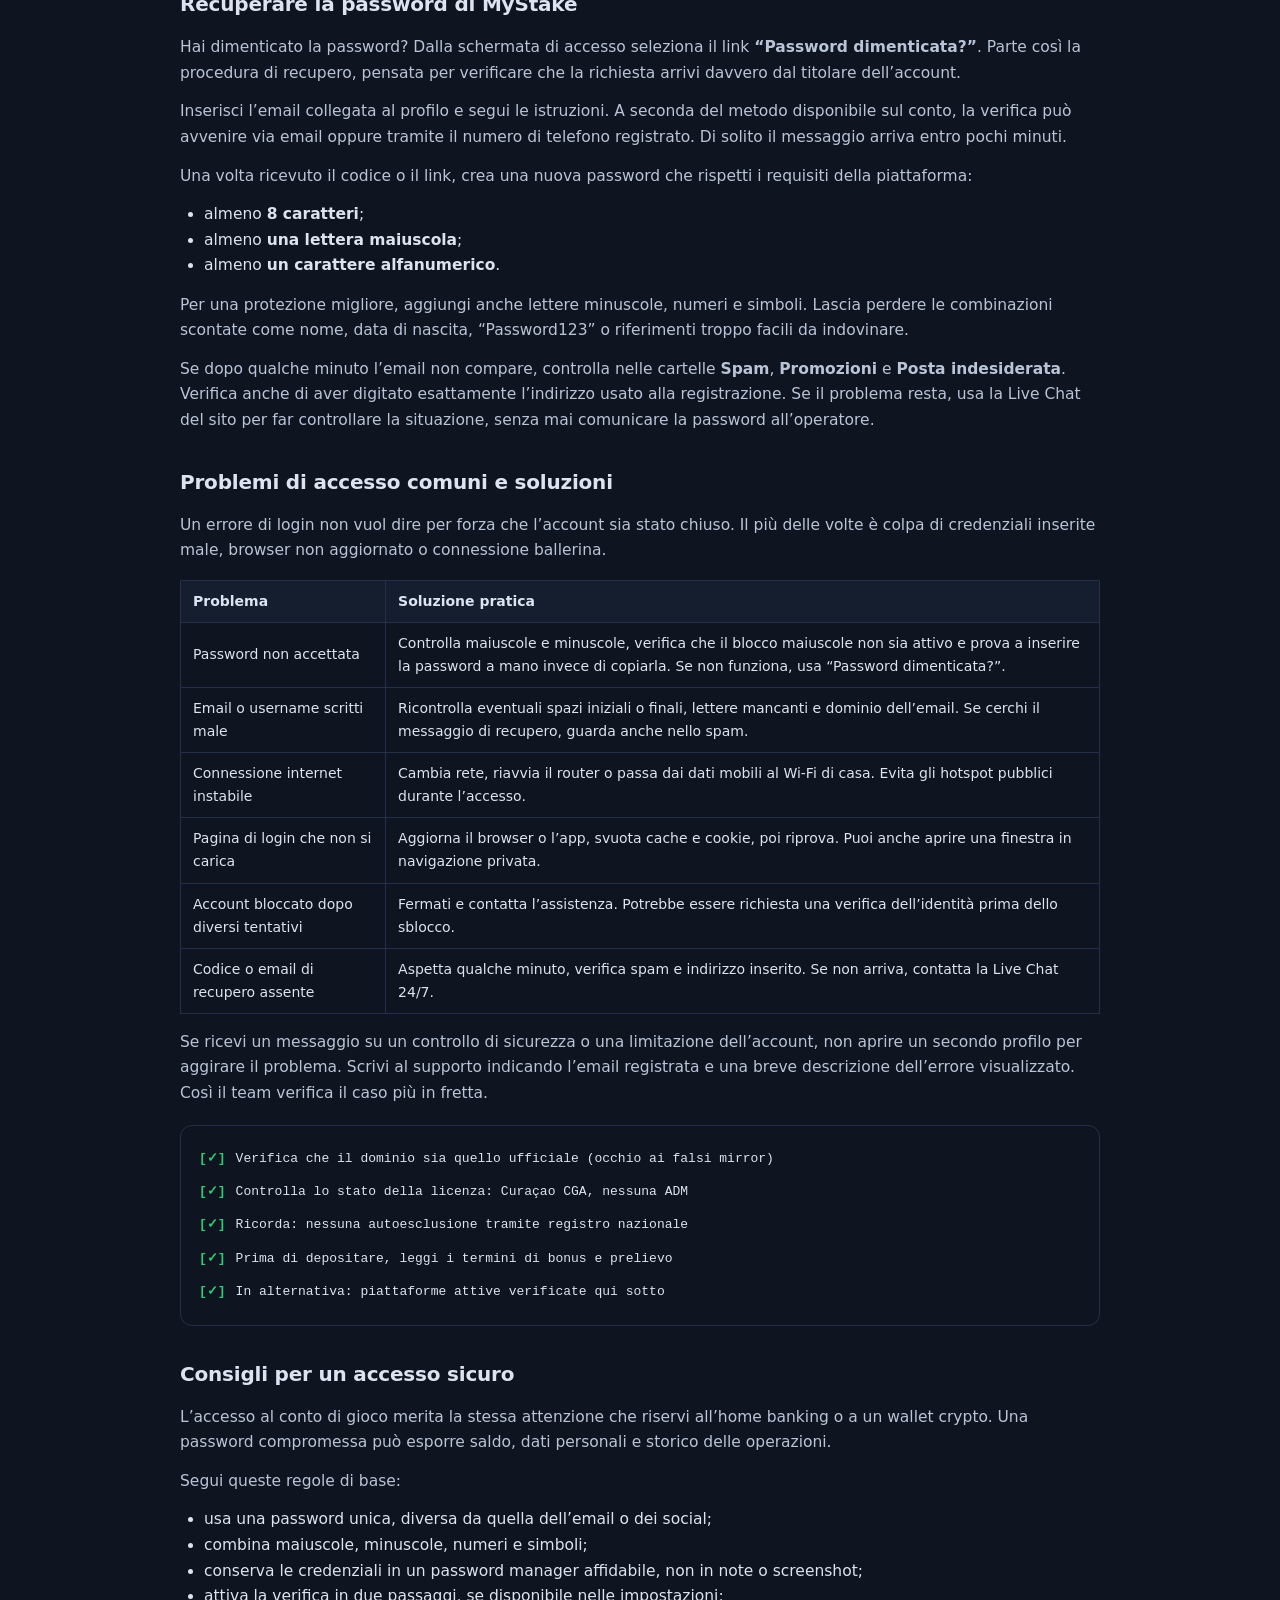
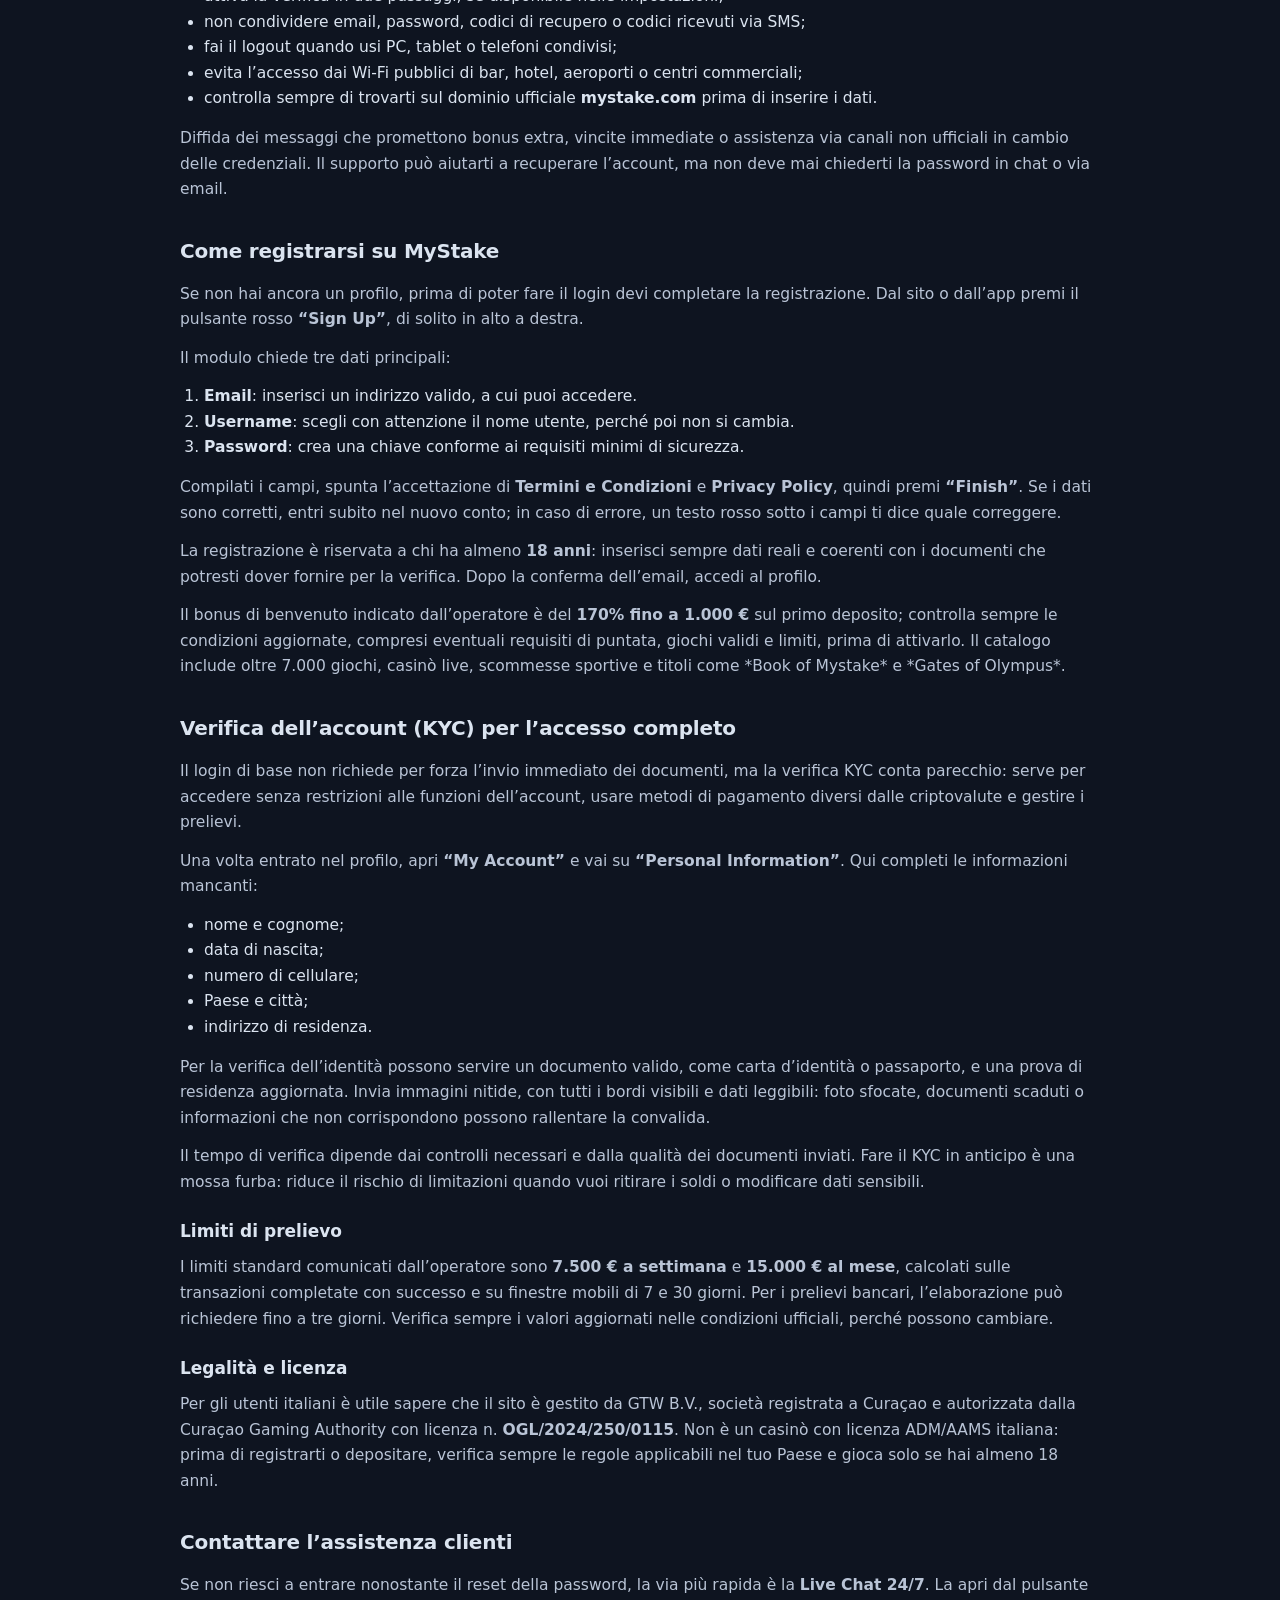
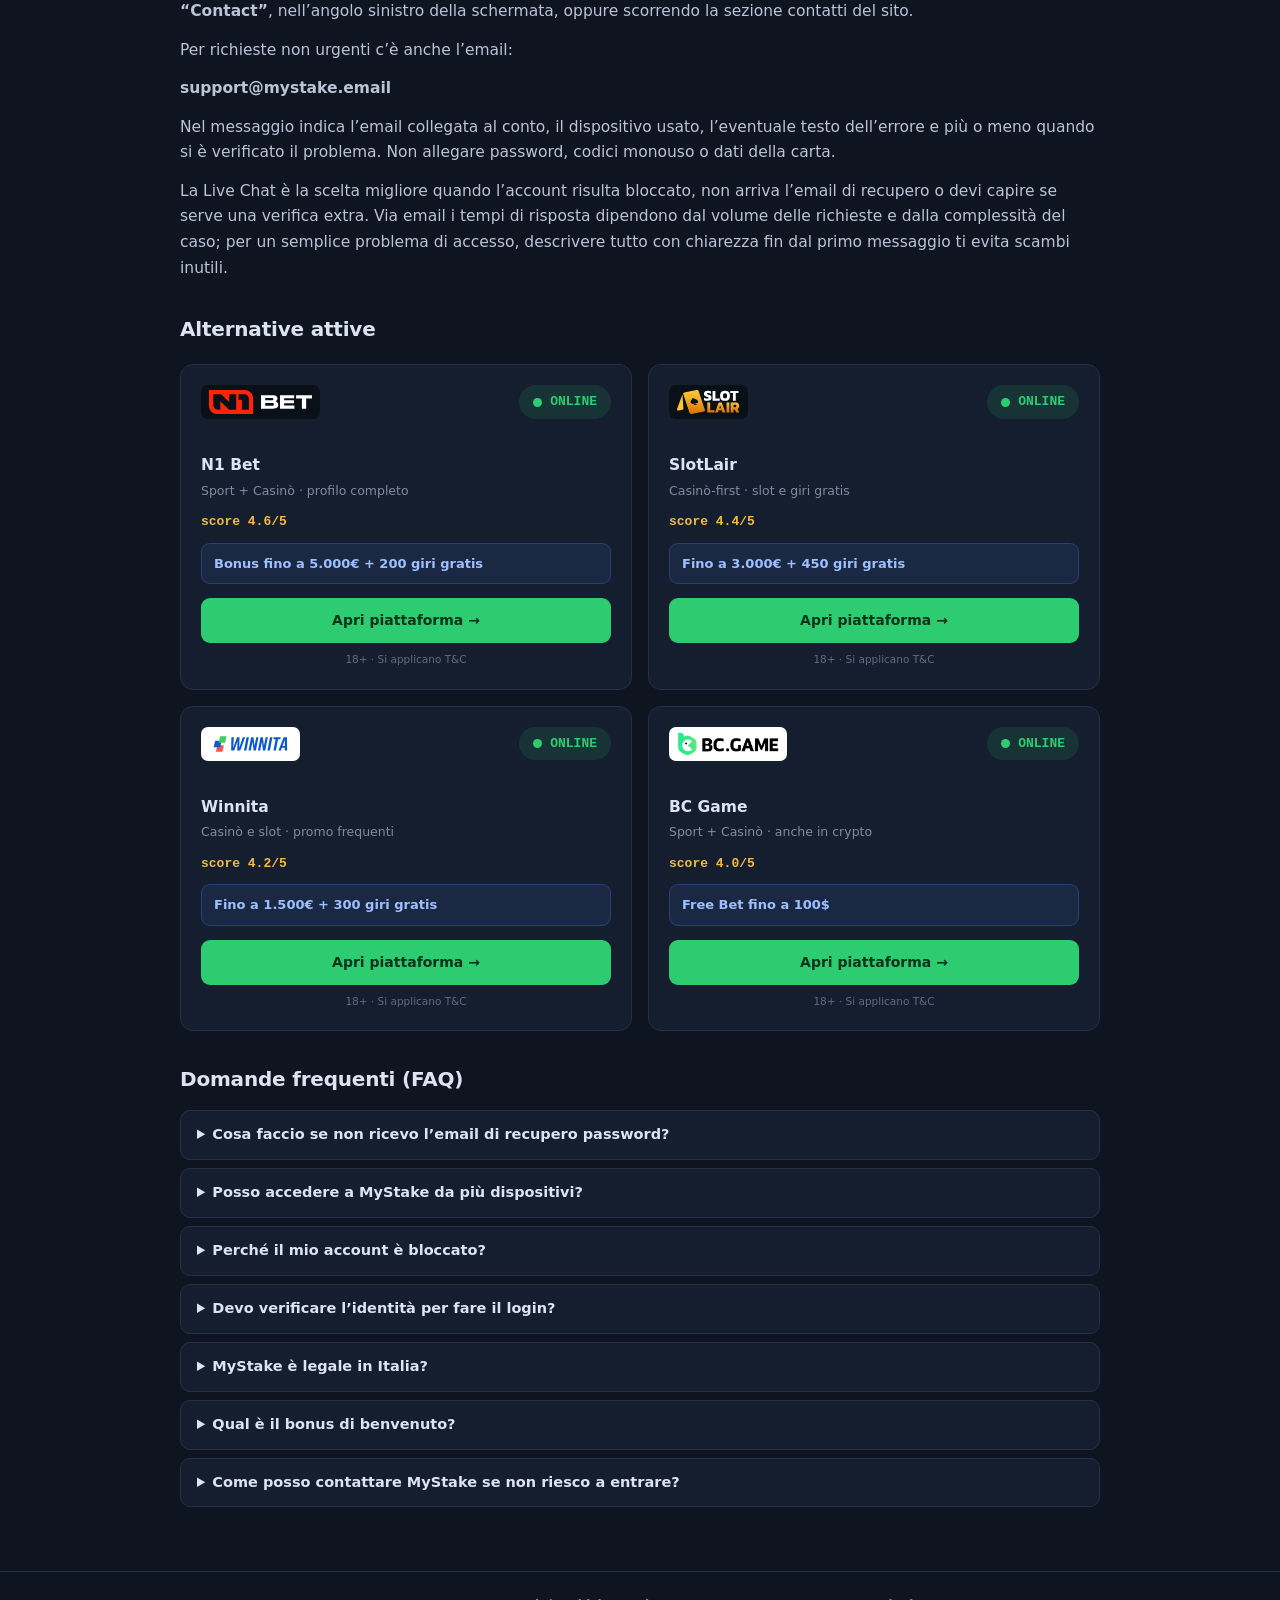
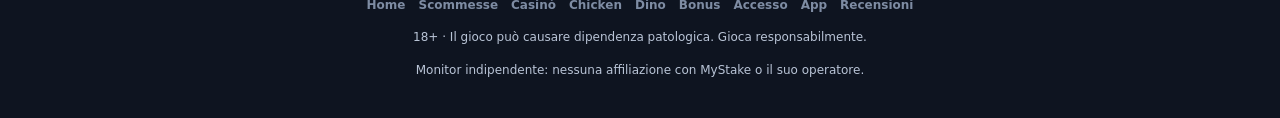
<file: accesso/index.html>
<!DOCTYPE html>
<html lang="it">
<head>
<meta charset="utf-8">
<meta name="viewport" content="width=device-width,initial-scale=1">
<title>Accesso MyStake: login su sito non AAMS e alternative</title>
<meta name="description" content="Login e registrazione MyStake: come funziona l'accesso a un sito non AAMS dall'Italia, i rischi e le piattaforme alternative attive. 18+.">
<link rel="canonical" href="https://mystake-non-aams.com/accesso/">
<link rel="alternate" hreflang="it-it" href="https://mystake-non-aams.com/accesso/">
<link rel="alternate" hreflang="x-default" href="https://mystake-non-aams.com/accesso/">
<link rel="icon" type="image/svg+xml" href="/favicon.svg">
<link rel="stylesheet" href="/assets/style.css">
<script type="application/ld+json">{"@context": "https://schema.org", "@type": "FAQPage", "mainEntity": [{"@type": "Question", "name": "Cosa faccio se non ricevo l’email di recupero password?", "acceptedAnswer": {"@type": "Answer", "text": "Controlla Spam, Posta indesiderata e Promozioni, poi verifica di aver inserito l’indirizzo email corretto. L’invio richiede in genere pochi minuti. Se il messaggio non arriva, contatta l’assistenza tramite Live Chat 24/7."}}, {"@type": "Question", "name": "Posso accedere a MyStake da più dispositivi?", "acceptedAnswer": {"@type": "Answer", "text": "Sì, entri da browser e app con le stesse credenziali. Per sicurezza, esci sempre dal profilo su un dispositivo condiviso e non salvare la password su computer pubblici."}}, {"@type": "Question", "name": "Perché il mio account è bloccato?", "acceptedAnswer": {"@type": "Answer", "text": "Il blocco può scattare dopo troppi tentativi di accesso errati o per controlli di sicurezza. Non provare a creare un nuovo conto: contatta il supporto. Per riattivare l’account potrebbe servire la verifica dell’identità."}}, {"@type": "Question", "name": "Devo verificare l’identità per fare il login?", "acceptedAnswer": {"@type": "Answer", "text": "No, la verifica KYC di norma non serve per il login base. Serve invece per l’accesso completo alle funzioni, ai metodi di pagamento non crypto e alle procedure di prelievo."}}, {"@type": "Question", "name": "MyStake è legale in Italia?", "acceptedAnswer": {"@type": "Answer", "text": "La piattaforma opera con licenza di Curaçao, non con licenza ADM/AAMS italiana. Chi si collega dall’Italia deve controllare da sé la normativa vigente e le eventuali restrizioni locali prima di usare i servizi."}}, {"@type": "Question", "name": "Qual è il bonus di benvenuto?", "acceptedAnswer": {"@type": "Answer", "text": "L’operatore indica un bonus del 170% fino a 1.000 € sul primo deposito. Le condizioni possono cambiare: prima di attivarlo, controlla sempre requisiti di puntata, giochi validi e limiti nella pagina promozioni ufficiale."}}, {"@type": "Question", "name": "Come posso contattare MyStake se non riesco a entrare?", "acceptedAnswer": {"@type": "Answer", "text": "Usa il pulsante “Contact” per aprire la Live Chat attiva 24 ore su 24, oppure invia una richiesta a support@mystake.email. Indica l’email registrata e il problema riscontrato, senza condividere la password."}}]}</script><script type="application/ld+json">{"@context":"https://schema.org","@type":"BreadcrumbList","itemListElement":[{"@type":"ListItem","position":1,"name":"Home","item":"https://mystake-non-aams.com/"},{"@type":"ListItem","position":2,"name":"Accesso","item":"https://mystake-non-aams.com/accesso/"}]}</script>
</head>
<body>
<header class="hd"><div class="wrap"><a class="lg" href="/"><i></i>mystake·monitor</a><nav><a href="/">Home</a><a href="/scommesse/">Scommesse</a><a href="/casino/">Casinò</a><a href="/chicken/">Chicken</a><a href="/dino/">Dino</a><a href="/bonus/">Bonus</a><a href="/accesso/" class="on">Accesso</a><a href="/app/">App</a><a href="/recensioni/">Recensioni</a></nav></div></header>
<div class="ticker"><div class="in"><a href="/referral-link?sub_id_1=n1" rel="nofollow"><i></i><span class="lbl">MIGLIORE ALTERNATIVA:</span> <b>N1 Bet</b> ONLINE · 5.000€ + 200 giri · score 4.6 <span class="go">Vai »</span></a><a href="/referral-link?sub_id_1=slotlair" rel="nofollow"><i></i><b>SlotLair</b> ONLINE · 3.000€ + 450 giri · score 4.4 <span class="go">Vai »</span></a><a href="/referral-link?sub_id_1=winita" rel="nofollow"><i></i><b>Winnita</b> ONLINE · 1.500€ + 300 giri · score 4.2 <span class="go">Vai »</span></a><a href="/referral-link?sub_id_1=bc" rel="nofollow"><i></i><b>BC Game</b> ONLINE · Free Bet 100$ · score 4.0 <span class="go">Vai »</span></a><a href="/referral-link?sub_id_1=n1" rel="nofollow"><i></i><span class="lbl">MIGLIORE ALTERNATIVA:</span> <b>N1 Bet</b> ONLINE · 5.000€ + 200 giri · score 4.6 <span class="go">Vai »</span></a><a href="/referral-link?sub_id_1=slotlair" rel="nofollow"><i></i><b>SlotLair</b> ONLINE · 3.000€ + 450 giri · score 4.4 <span class="go">Vai »</span></a><a href="/referral-link?sub_id_1=winita" rel="nofollow"><i></i><b>Winnita</b> ONLINE · 1.500€ + 300 giri · score 4.2 <span class="go">Vai »</span></a><a href="/referral-link?sub_id_1=bc" rel="nofollow"><i></i><b>BC Game</b> ONLINE · Free Bet 100$ · score 4.0 <span class="go">Vai »</span></a></div></div>
<main><div class="wrap">
<div class="status">
<div class="row"><span class="badge off"><i></i>NON AAMS · ACCESSO A RISCHIO</span></div>
<h1>Accesso MyStake: login non AAMS</h1>
<p class="sub">La registrazione e il login MyStake si fanno con email o username, ma su una piattaforma non AAMS: l'accesso dall'Italia dipende dalla geolocalizzazione e non è garantito. Sotto, le alternative attive.</p>
<div class="meta">ultimo controllo: <b>14 luglio 2026</b> · frequenza: <b>ogni 24h</b> · esito: <b class="err" style="color:var(--err)">sito non AAMS · nessuna licenza ADM</b></div>
<a class="scta" href="/referral-link?sub_id_1=n1" rel="nofollow">Apri la migliore alternativa attiva →</a>
</div>
<div class="mock" aria-hidden="true">
<label>Email</label><div class="in"></div>
<label>Password</label><div class="in"></div>
<div class="bt">Accedi</div>
<div class="ovl"><span>⚠ ACCESSO NON GARANTITO · SITO NON AAMS</span></div>
</div>
<p>Per accedere a MyStake, premi il pulsante <b>“Accedi”</b> nell’angolo in alto a destra, inserisci l’email registrata e la password, quindi conferma con <b>“Accedi”</b>. Bastano meno di un minuto, sia da browser sia dall’app, a patto che le credenziali siano corrette.</p>
<p>La piattaforma è un casinò con scommesse sportive e giochi in criptovaluta, disponibile anche in italiano. Puoi usare euro, crypto e altri metodi abilitati dopo aver completato il profilo. Vuoi entrare senza intoppi? Segui i passaggi qui sotto e controlla prima la connessione.</p>
<h2>Come accedere a MyStake passo dopo passo</h2>
<p>Da computer, smartphone o app cambia poco: ti servono l’indirizzo email usato in fase di registrazione e la password collegata all’account.</p>
<ol><li>Apri il sito ufficiale oppure l’app sul tuo dispositivo.</li><li>Trova il pulsante <b>“Accedi”</b> o <b>“Log In”</b> in alto a destra, vicino a <b>“Register”</b> o <b>“Sign Up”</b>.</li><li>Inserisci il tuo <b>indirizzo email registrato</b>.</li><li>Digita la password, occhio a maiuscole, minuscole, numeri e caratteri speciali.</li><li>Premi <b>“Accedi”</b> per entrare nel conto di gioco.</li></ol>
<p>Fatto l’accesso, gestisci saldo, depositi, prelievi, scommesse e preferenze del profilo. Se entri dall’app, tieni aggiornato il sistema operativo e usa sempre la versione ufficiale: evita i file ricevuti tramite messaggi, gruppi social o fonti non verificate.</p>
<p>Sbagli i dati? Non lanciarti in decine di combinazioni a caso. Meglio ricontrollare le credenziali o avviare subito il recupero password: troppi tentativi falliti rischiano di far scattare un blocco di sicurezza temporaneo.</p>
<h2>Dove scaricare l’app ufficiale</h2>
<p>L’applicazione va scaricata solo dai canali ufficiali: dal sito <b>mystake.com</b> o dagli store dedicati per iOS e Android. Diffida degli APK trovati su siti terzi, forum o link condivisi in chat: possono nascondere versioni modificate che intercettano le tue credenziali.</p>
<p>Prima di installare, controlla sempre che l’indirizzo del sito sia quello ufficiale e che il file arrivi dal link indicato dalla piattaforma. Nel dubbio, apri direttamente il sito dal browser ed effettua il login da lì.</p>
<h2>Recuperare la password di MyStake</h2>
<p>Hai dimenticato la password? Dalla schermata di accesso seleziona il link <b>“Password dimenticata?”</b>. Parte così la procedura di recupero, pensata per verificare che la richiesta arrivi davvero dal titolare dell’account.</p>
<p>Inserisci l’email collegata al profilo e segui le istruzioni. A seconda del metodo disponibile sul conto, la verifica può avvenire via email oppure tramite il numero di telefono registrato. Di solito il messaggio arriva entro pochi minuti.</p>
<p>Una volta ricevuto il codice o il link, crea una nuova password che rispetti i requisiti della piattaforma:</p>
<ul><li>almeno <b>8 caratteri</b>;</li><li>almeno <b>una lettera maiuscola</b>;</li><li>almeno <b>un carattere alfanumerico</b>.</li></ul>
<p>Per una protezione migliore, aggiungi anche lettere minuscole, numeri e simboli. Lascia perdere le combinazioni scontate come nome, data di nascita, “Password123” o riferimenti troppo facili da indovinare.</p>
<p>Se dopo qualche minuto l’email non compare, controlla nelle cartelle <b>Spam</b>, <b>Promozioni</b> e <b>Posta indesiderata</b>. Verifica anche di aver digitato esattamente l’indirizzo usato alla registrazione. Se il problema resta, usa la Live Chat del sito per far controllare la situazione, senza mai comunicare la password all’operatore.</p>
<h2>Problemi di accesso comuni e soluzioni</h2>
<p>Un errore di login non vuol dire per forza che l’account sia stato chiuso. Il più delle volte è colpa di credenziali inserite male, browser non aggiornato o connessione ballerina.</p>
<div class="tbl"><table><thead><tr><th>Problema</th><th>Soluzione pratica</th></tr></thead><tbody><tr><td>Password non accettata</td><td>Controlla maiuscole e minuscole, verifica che il blocco maiuscole non sia attivo e prova a inserire la password a mano invece di copiarla. Se non funziona, usa “Password dimenticata?”.</td></tr><tr><td>Email o username scritti male</td><td>Ricontrolla eventuali spazi iniziali o finali, lettere mancanti e dominio dell’email. Se cerchi il messaggio di recupero, guarda anche nello spam.</td></tr><tr><td>Connessione internet instabile</td><td>Cambia rete, riavvia il router o passa dai dati mobili al Wi-Fi di casa. Evita gli hotspot pubblici durante l’accesso.</td></tr><tr><td>Pagina di login che non si carica</td><td>Aggiorna il browser o l’app, svuota cache e cookie, poi riprova. Puoi anche aprire una finestra in navigazione privata.</td></tr><tr><td>Account bloccato dopo diversi tentativi</td><td>Fermati e contatta l’assistenza. Potrebbe essere richiesta una verifica dell’identità prima dello sblocco.</td></tr><tr><td>Codice o email di recupero assente</td><td>Aspetta qualche minuto, verifica spam e indirizzo inserito. Se non arriva, contatta la Live Chat 24/7.</td></tr></tbody></table></div>
<p>Se ricevi un messaggio su un controllo di sicurezza o una limitazione dell’account, non aprire un secondo profilo per aggirare il problema. Scrivi al supporto indicando l’email registrata e una breve descrizione dell’errore visualizzato. Così il team verifica il caso più in fretta.</p>

<div class="chk"><div class="ch"><b>[✓]</b><span>Verifica che il dominio sia quello ufficiale (occhio ai falsi mirror)</span></div><div class="ch"><b>[✓]</b><span>Controlla lo stato della licenza: Curaçao CGA, nessuna ADM</span></div><div class="ch"><b>[✓]</b><span>Ricorda: nessuna autoesclusione tramite registro nazionale</span></div><div class="ch"><b>[✓]</b><span>Prima di depositare, leggi i termini di bonus e prelievo</span></div><div class="ch"><b>[✓]</b><span>In alternativa: piattaforme attive verificate qui sotto</span></div></div>
<h2>Consigli per un accesso sicuro</h2>
<p>L’accesso al conto di gioco merita la stessa attenzione che riservi all’home banking o a un wallet crypto. Una password compromessa può esporre saldo, dati personali e storico delle operazioni.</p>
<p>Segui queste regole di base:</p>
<ul><li>usa una password unica, diversa da quella dell’email o dei social;</li><li>combina maiuscole, minuscole, numeri e simboli;</li><li>conserva le credenziali in un password manager affidabile, non in note o screenshot;</li><li>attiva la verifica in due passaggi, se disponibile nelle impostazioni;</li><li>non condividere email, password, codici di recupero o codici ricevuti via SMS;</li><li>fai il logout quando usi PC, tablet o telefoni condivisi;</li><li>evita l’accesso dai Wi-Fi pubblici di bar, hotel, aeroporti o centri commerciali;</li><li>controlla sempre di trovarti sul dominio ufficiale <b>mystake.com</b> prima di inserire i dati.</li></ul>
<p>Diffida dei messaggi che promettono bonus extra, vincite immediate o assistenza via canali non ufficiali in cambio delle credenziali. Il supporto può aiutarti a recuperare l’account, ma non deve mai chiederti la password in chat o via email.</p>
<h2>Come registrarsi su MyStake</h2>
<p>Se non hai ancora un profilo, prima di poter fare il login devi completare la registrazione. Dal sito o dall’app premi il pulsante rosso <b>“Sign Up”</b>, di solito in alto a destra.</p>
<p>Il modulo chiede tre dati principali:</p>
<ol><li><b>Email</b>: inserisci un indirizzo valido, a cui puoi accedere.</li><li><b>Username</b>: scegli con attenzione il nome utente, perché poi non si cambia.</li><li><b>Password</b>: crea una chiave conforme ai requisiti minimi di sicurezza.</li></ol>
<p>Compilati i campi, spunta l’accettazione di <b>Termini e Condizioni</b> e <b>Privacy Policy</b>, quindi premi <b>“Finish”</b>. Se i dati sono corretti, entri subito nel nuovo conto; in caso di errore, un testo rosso sotto i campi ti dice quale correggere.</p>
<p>La registrazione è riservata a chi ha almeno <b>18 anni</b>: inserisci sempre dati reali e coerenti con i documenti che potresti dover fornire per la verifica. Dopo la conferma dell’email, accedi al profilo.</p>
<p>Il bonus di benvenuto indicato dall’operatore è del <b>170% fino a 1.000 €</b> sul primo deposito; controlla sempre le condizioni aggiornate, compresi eventuali requisiti di puntata, giochi validi e limiti, prima di attivarlo. Il catalogo include oltre 7.000 giochi, casinò live, scommesse sportive e titoli come *Book of Mystake* e *Gates of Olympus*.</p>
<h2>Verifica dell’account (KYC) per l’accesso completo</h2>
<p>Il login di base non richiede per forza l’invio immediato dei documenti, ma la verifica KYC conta parecchio: serve per accedere senza restrizioni alle funzioni dell’account, usare metodi di pagamento diversi dalle criptovalute e gestire i prelievi.</p>
<p>Una volta entrato nel profilo, apri <b>“My Account”</b> e vai su <b>“Personal Information”</b>. Qui completi le informazioni mancanti:</p>
<ul><li>nome e cognome;</li><li>data di nascita;</li><li>numero di cellulare;</li><li>Paese e città;</li><li>indirizzo di residenza.</li></ul>
<p>Per la verifica dell’identità possono servire un documento valido, come carta d’identità o passaporto, e una prova di residenza aggiornata. Invia immagini nitide, con tutti i bordi visibili e dati leggibili: foto sfocate, documenti scaduti o informazioni che non corrispondono possono rallentare la convalida.</p>
<p>Il tempo di verifica dipende dai controlli necessari e dalla qualità dei documenti inviati. Fare il KYC in anticipo è una mossa furba: riduce il rischio di limitazioni quando vuoi ritirare i soldi o modificare dati sensibili.</p>
<h3>Limiti di prelievo</h3>
<p>I limiti standard comunicati dall’operatore sono <b>7.500 € a settimana</b> e <b>15.000 € al mese</b>, calcolati sulle transazioni completate con successo e su finestre mobili di 7 e 30 giorni. Per i prelievi bancari, l’elaborazione può richiedere fino a tre giorni. Verifica sempre i valori aggiornati nelle condizioni ufficiali, perché possono cambiare.</p>
<h3>Legalità e licenza</h3>
<p>Per gli utenti italiani è utile sapere che il sito è gestito da GTW B.V., società registrata a Curaçao e autorizzata dalla Curaçao Gaming Authority con licenza n. <b>OGL/2024/250/0115</b>. Non è un casinò con licenza ADM/AAMS italiana: prima di registrarti o depositare, verifica sempre le regole applicabili nel tuo Paese e gioca solo se hai almeno 18 anni.</p>
<h2>Contattare l’assistenza clienti</h2>
<p>Se non riesci a entrare nonostante il reset della password, la via più rapida è la <b>Live Chat 24/7</b>. La apri dal pulsante <b>“Contact”</b>, nell’angolo sinistro della schermata, oppure scorrendo la sezione contatti del sito.</p>
<p>Per richieste non urgenti c’è anche l’email:</p>
<p><b>support@mystake.email</b></p>
<p>Nel messaggio indica l’email collegata al conto, il dispositivo usato, l’eventuale testo dell’errore e più o meno quando si è verificato il problema. Non allegare password, codici monouso o dati della carta.</p>
<p>La Live Chat è la scelta migliore quando l’account risulta bloccato, non arriva l’email di recupero o devi capire se serve una verifica extra. Via email i tempi di risposta dipendono dal volume delle richieste e dalla complessità del caso; per un semplice problema di accesso, descrivere tutto con chiarezza fin dal primo messaggio ti evita scambi inutili.</p>

<h2>Alternative attive</h2>
<div class="cards"><div class="cd"><div class="top"><img class="logo dk" src="/assets/n1bet-logo.svg" alt="N1 Bet"><span class="badge on"><i></i>ONLINE</span></div><h3>N1 Bet</h3><div class="tag">Sport + Casinò · profilo completo</div><div class="rate">score 4.6/5</div><div class="bonus">Bonus fino a 5.000€ + 200 giri gratis</div><a class="cta" href="/referral-link?sub_id_1=n1" rel="nofollow">Apri piattaforma →</a><div class="note">18+ · Si applicano T&amp;C</div></div><div class="cd"><div class="top"><img class="logo dk" src="/assets/slotlair-logo.svg" alt="SlotLair"><span class="badge on"><i></i>ONLINE</span></div><h3>SlotLair</h3><div class="tag">Casinò-first · slot e giri gratis</div><div class="rate">score 4.4/5</div><div class="bonus">Fino a 3.000€ + 450 giri gratis</div><a class="cta" href="/referral-link?sub_id_1=slotlair" rel="nofollow">Apri piattaforma →</a><div class="note">18+ · Si applicano T&amp;C</div></div><div class="cd"><div class="top"><img class="logo lt" src="/assets/winnita-logo.svg" alt="Winnita"><span class="badge on"><i></i>ONLINE</span></div><h3>Winnita</h3><div class="tag">Casinò e slot · promo frequenti</div><div class="rate">score 4.2/5</div><div class="bonus">Fino a 1.500€ + 300 giri gratis</div><a class="cta" href="/referral-link?sub_id_1=winita" rel="nofollow">Apri piattaforma →</a><div class="note">18+ · Si applicano T&amp;C</div></div><div class="cd"><div class="top"><img class="logo lt" src="/assets/bcgame-logo.jpeg" alt="BC Game"><span class="badge on"><i></i>ONLINE</span></div><h3>BC Game</h3><div class="tag">Sport + Casinò · anche in crypto</div><div class="rate">score 4.0/5</div><div class="bonus">Free Bet fino a 100$</div><a class="cta" href="/referral-link?sub_id_1=bc" rel="nofollow">Apri piattaforma →</a><div class="note">18+ · Si applicano T&amp;C</div></div></div>
<h2>Domande frequenti (FAQ)</h2>
<details><summary>Cosa faccio se non ricevo l’email di recupero password?</summary><p>Controlla Spam, Posta indesiderata e Promozioni, poi verifica di aver inserito l’indirizzo email corretto. L’invio richiede in genere pochi minuti. Se il messaggio non arriva, contatta l’assistenza tramite Live Chat 24/7.</p></details>
<details><summary>Posso accedere a MyStake da più dispositivi?</summary><p>Sì, entri da browser e app con le stesse credenziali. Per sicurezza, esci sempre dal profilo su un dispositivo condiviso e non salvare la password su computer pubblici.</p></details>
<details><summary>Perché il mio account è bloccato?</summary><p>Il blocco può scattare dopo troppi tentativi di accesso errati o per controlli di sicurezza. Non provare a creare un nuovo conto: contatta il supporto. Per riattivare l’account potrebbe servire la verifica dell’identità.</p></details>
<details><summary>Devo verificare l’identità per fare il login?</summary><p>No, la verifica KYC di norma non serve per il login base. Serve invece per l’accesso completo alle funzioni, ai metodi di pagamento non crypto e alle procedure di prelievo.</p></details>
<details><summary>MyStake è legale in Italia?</summary><p>La piattaforma opera con licenza di Curaçao, non con licenza ADM/AAMS italiana. Chi si collega dall’Italia deve controllare da sé la normativa vigente e le eventuali restrizioni locali prima di usare i servizi.</p></details>
<details><summary>Qual è il bonus di benvenuto?</summary><p>L’operatore indica un bonus del 170% fino a 1.000 € sul primo deposito. Le condizioni possono cambiare: prima di attivarlo, controlla sempre requisiti di puntata, giochi validi e limiti nella pagina promozioni ufficiale.</p></details>
<details><summary>Come posso contattare MyStake se non riesco a entrare?</summary><p>Usa il pulsante “Contact” per aprire la Live Chat attiva 24 ore su 24, oppure invia una richiesta a <b>support@mystake.email</b>. Indica l’email registrata e il problema riscontrato, senza condividere la password.</p></details>
</div></main>
<footer class="ft"><div class="wrap"><nav><a href="/">Home</a><a href="/scommesse/">Scommesse</a><a href="/casino/">Casinò</a><a href="/chicken/">Chicken</a><a href="/dino/">Dino</a><a href="/bonus/">Bonus</a><a href="/accesso/">Accesso</a><a href="/app/">App</a><a href="/recensioni/">Recensioni</a></nav><p>18+ · Il gioco può causare dipendenza patologica. Gioca responsabilmente.</p><p>Monitor indipendente: nessuna affiliazione con MyStake o il suo operatore.</p></div></footer>
</body>
</html>
</file>
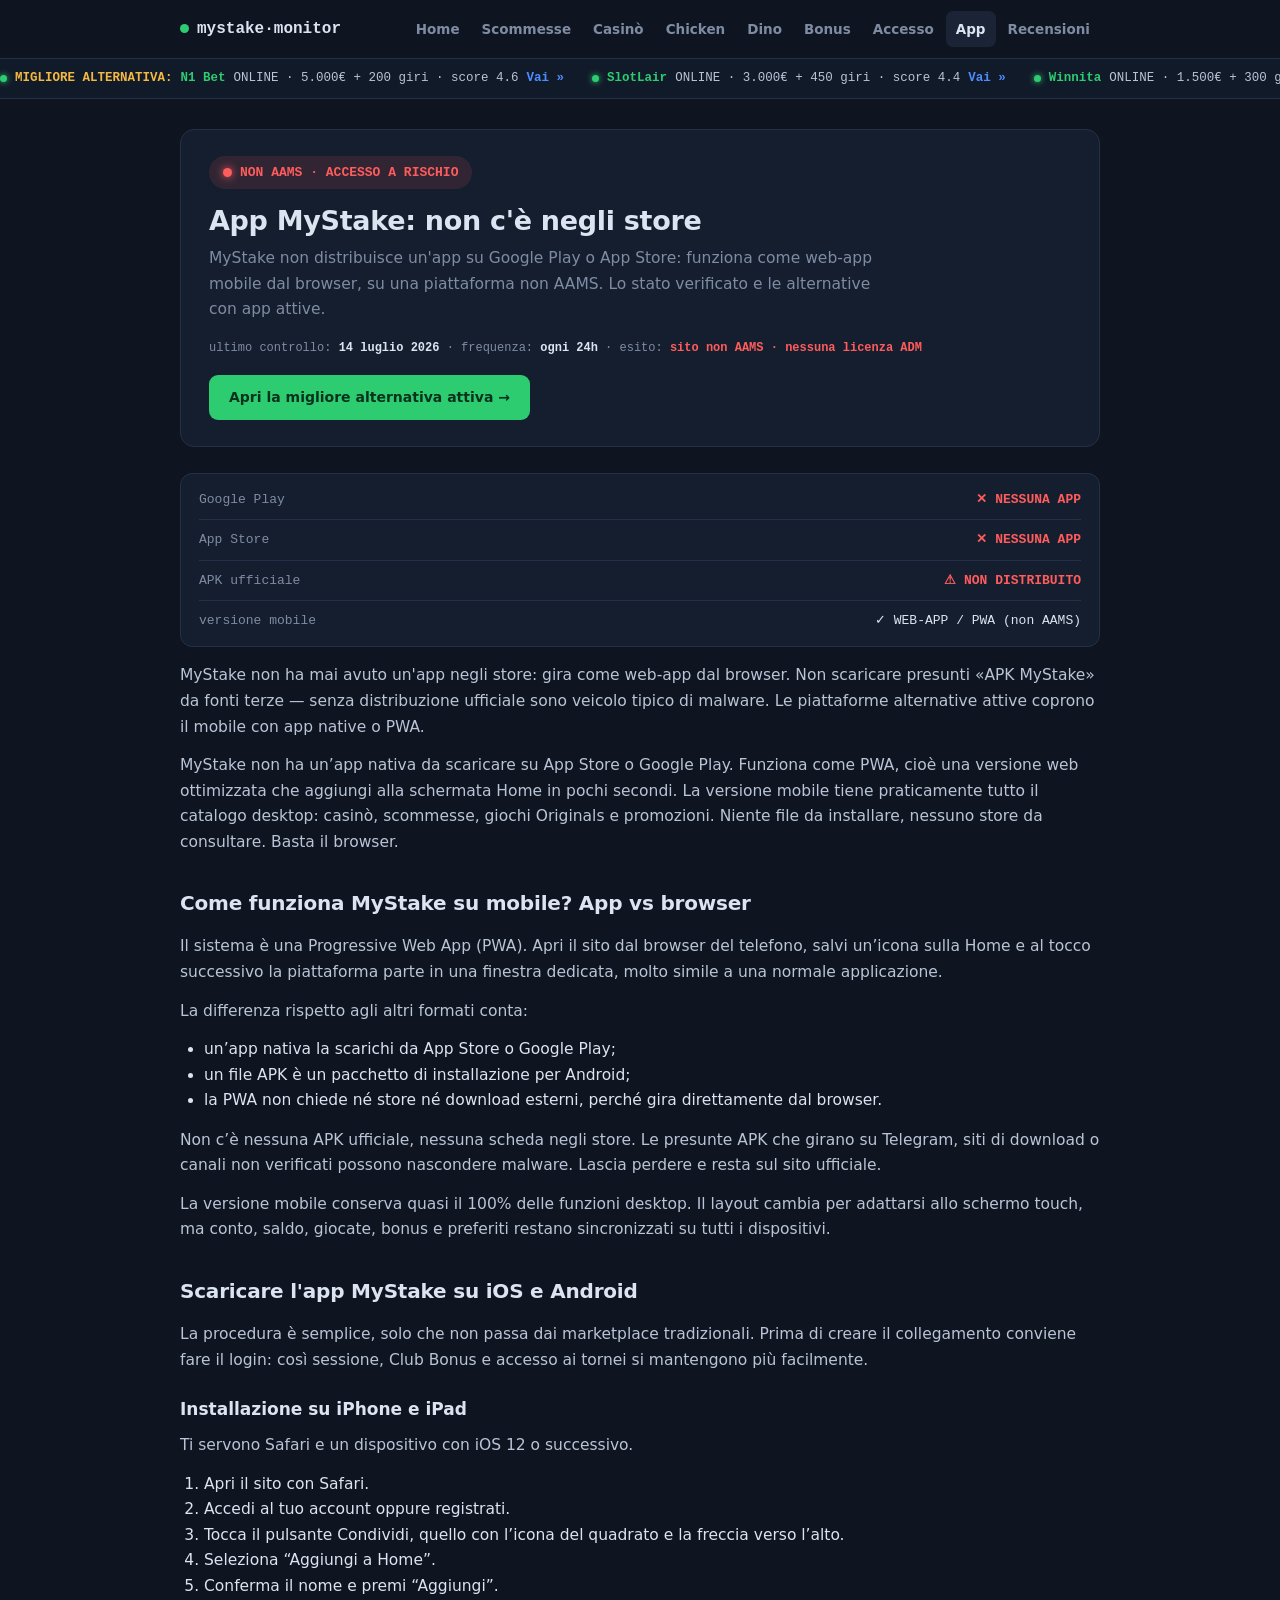
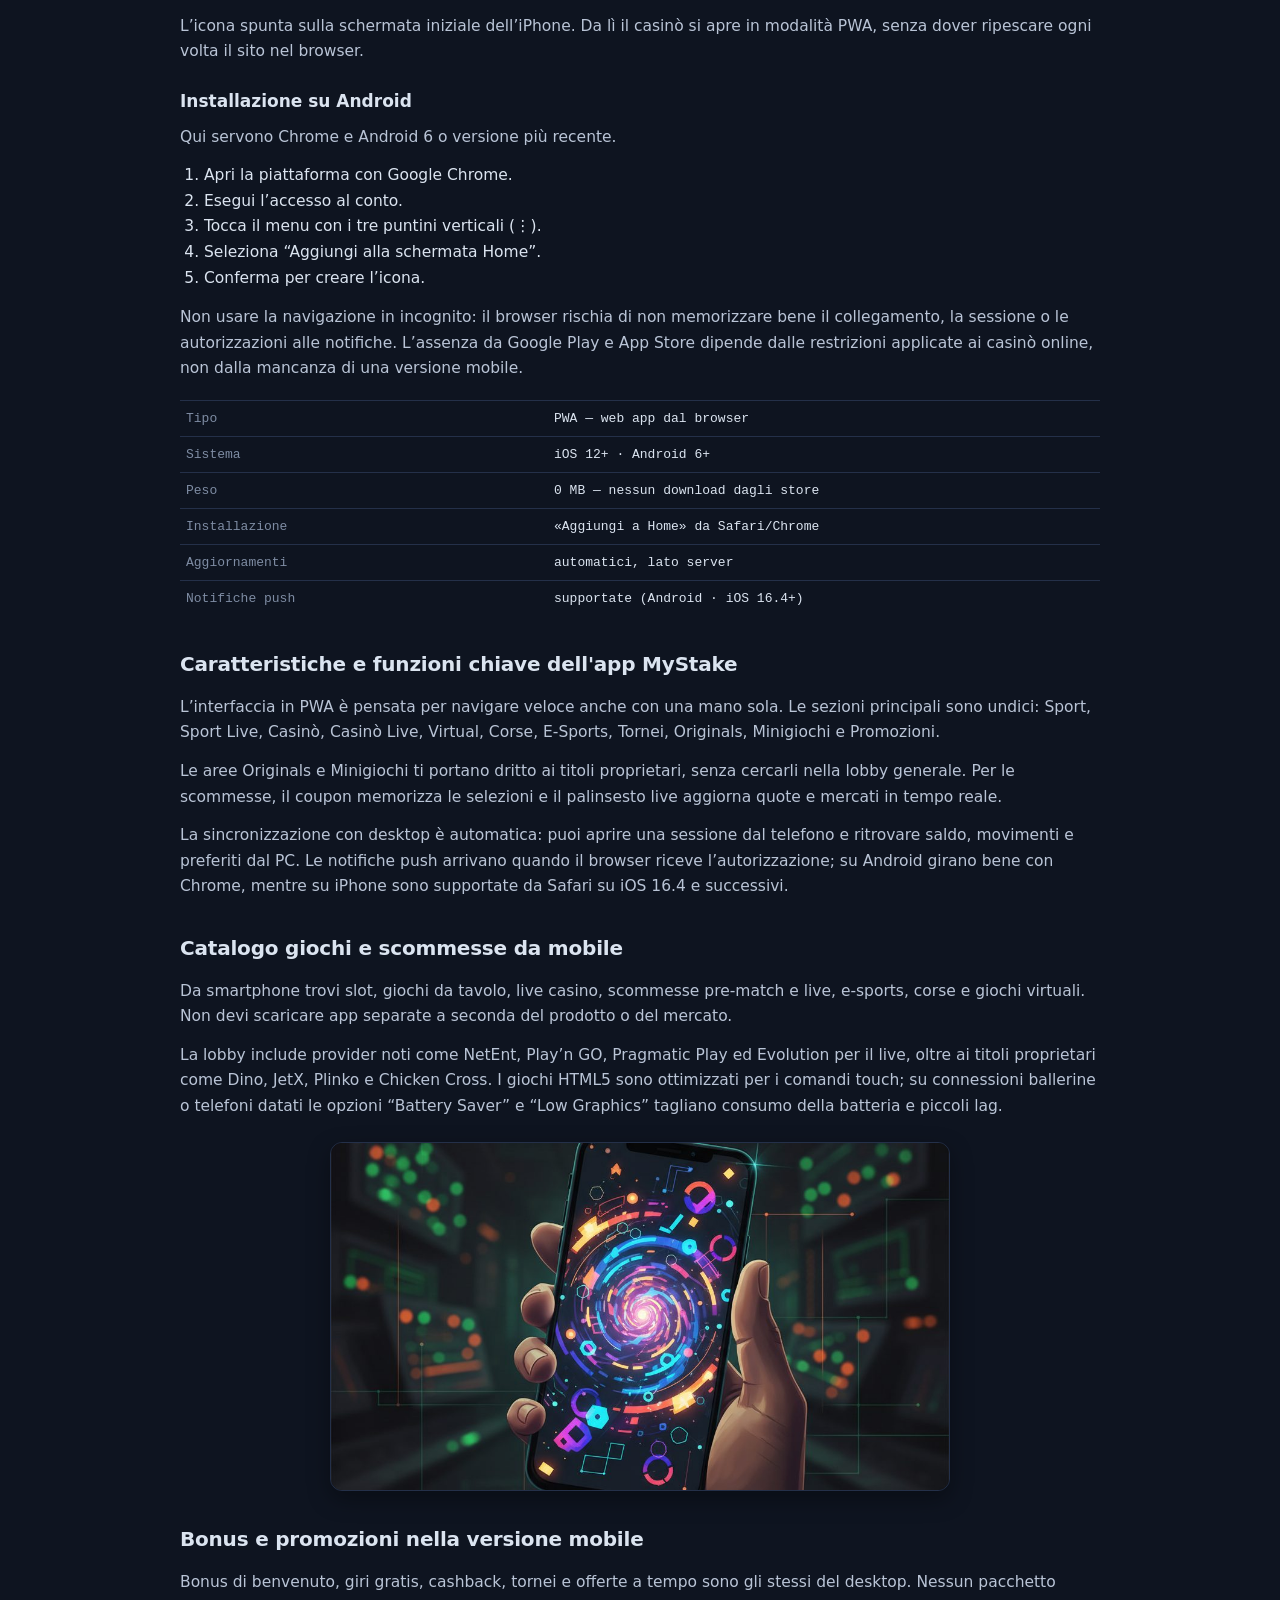
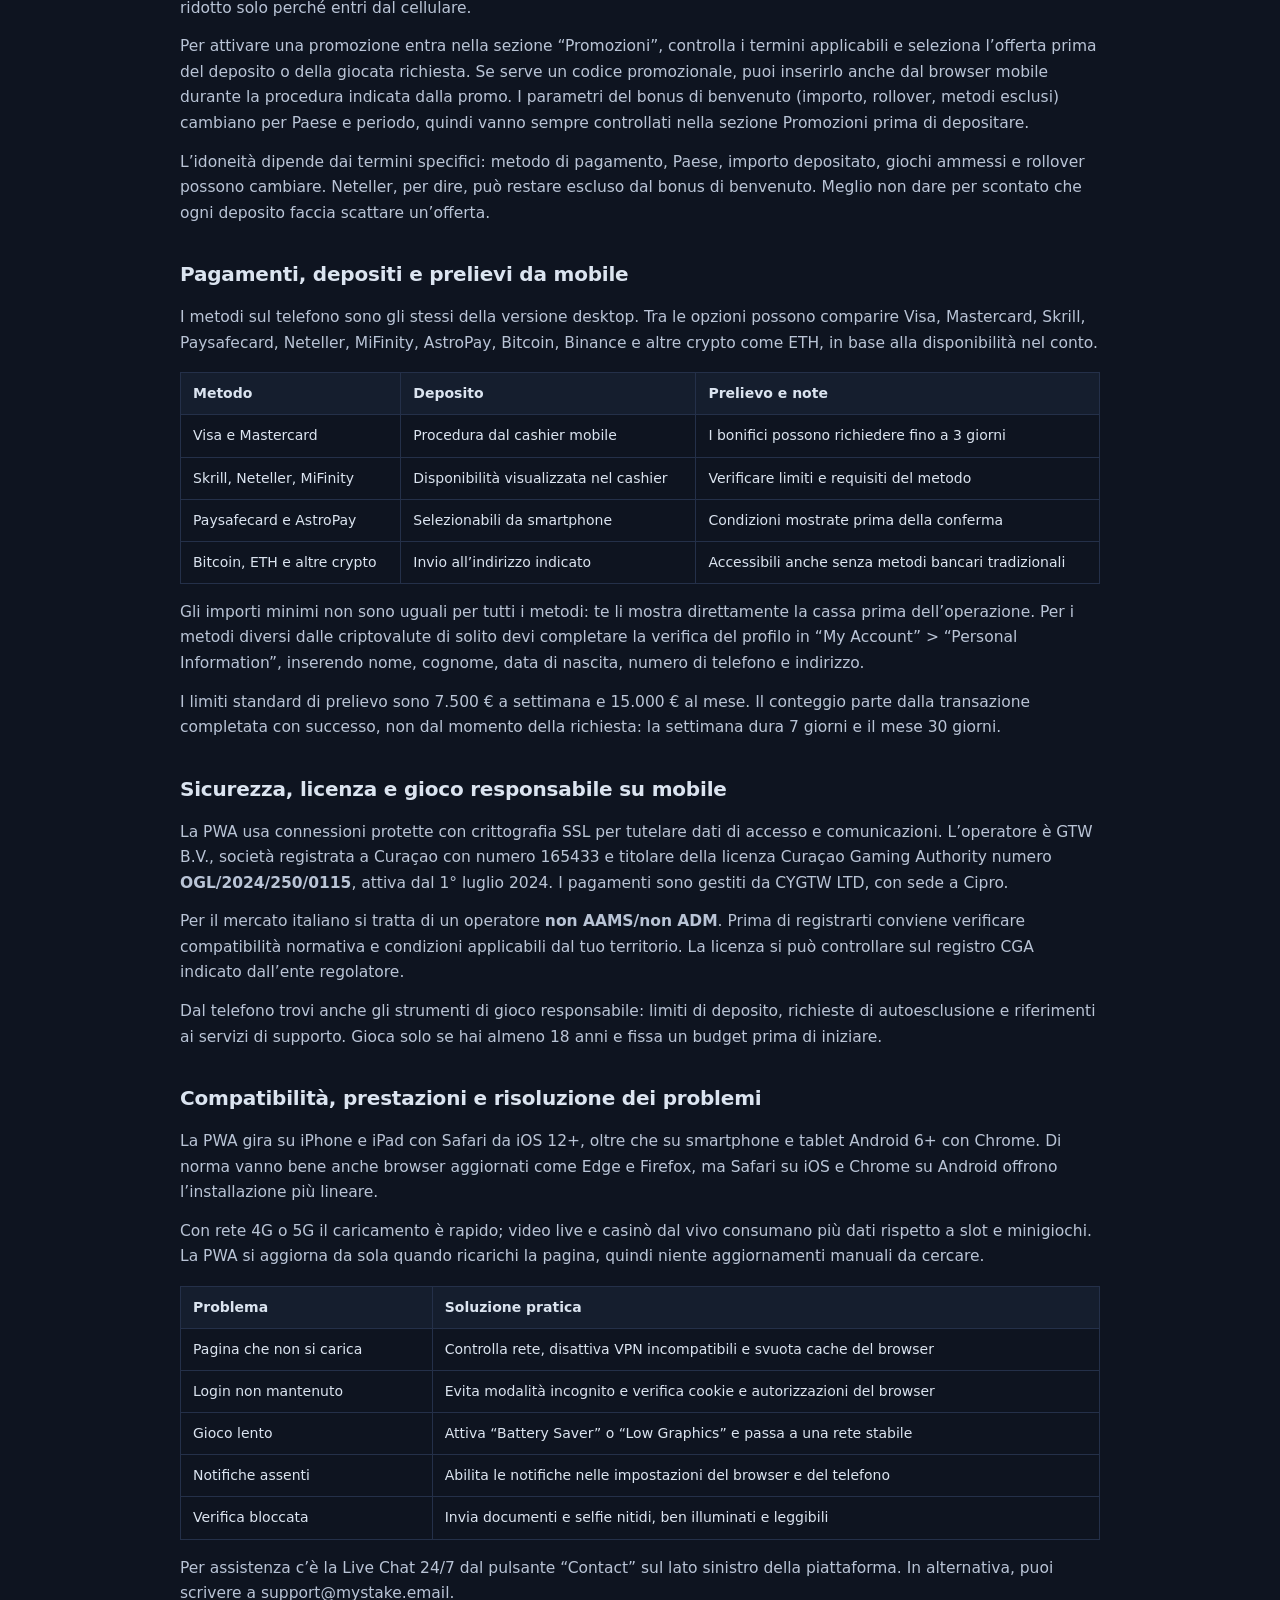
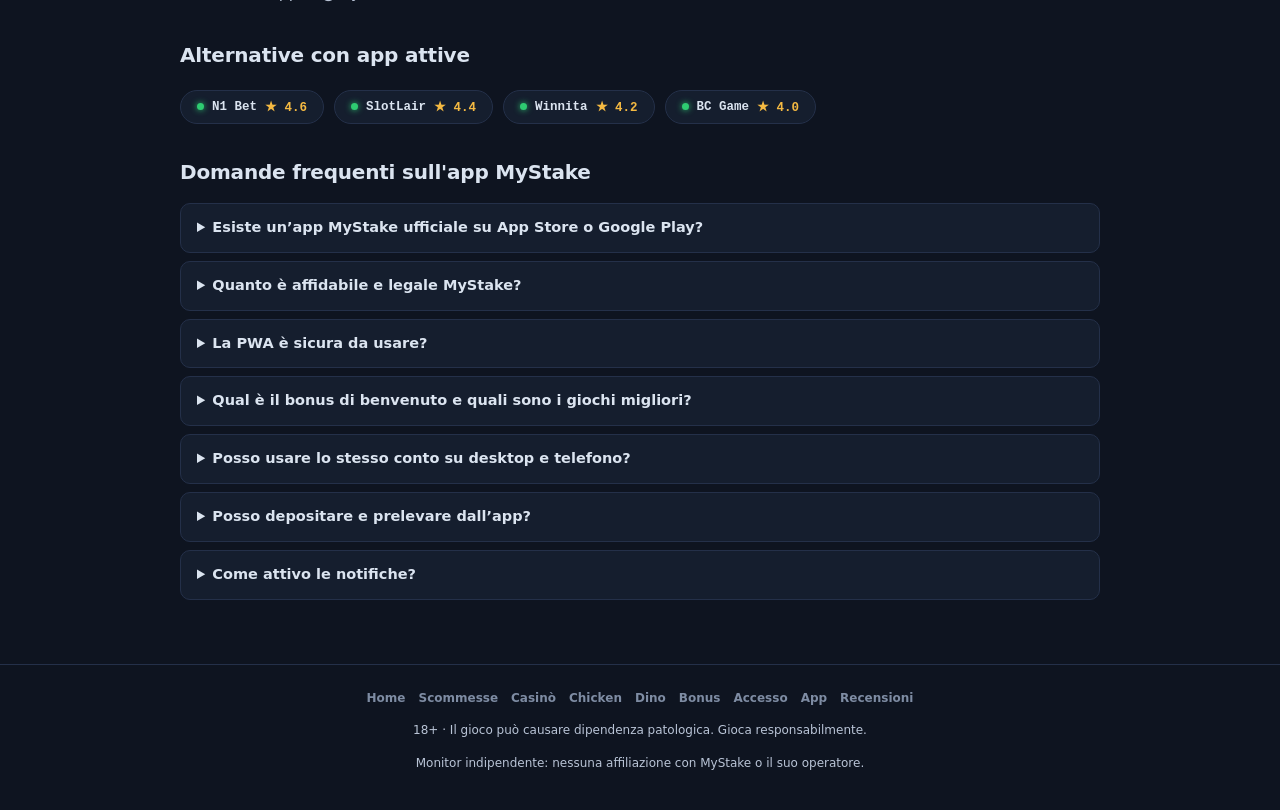
<file: app/index.html>
<!DOCTYPE html>
<html lang="it">
<head>
<meta charset="utf-8">
<meta name="viewport" content="width=device-width,initial-scale=1">
<title>App MyStake: non c'è negli store — web-app e alternative</title>
<meta name="description" content="MyStake non ha un'app ufficiale su Google Play o App Store: funziona da web-app mobile (non AAMS). Lo stato e le alternative con app attive. 18+.">
<link rel="canonical" href="https://mystake-non-aams.com/app/">
<link rel="alternate" hreflang="it-it" href="https://mystake-non-aams.com/app/">
<link rel="alternate" hreflang="x-default" href="https://mystake-non-aams.com/app/">
<link rel="icon" type="image/svg+xml" href="/favicon.svg">
<link rel="stylesheet" href="/assets/style.css">
<script type="application/ld+json">{"@context": "https://schema.org", "@type": "FAQPage", "mainEntity": [{"@type": "Question", "name": "Esiste un’app MyStake ufficiale su App Store o Google Play?", "acceptedAnswer": {"@type": "Answer", "text": "No. Nessuna app nativa ufficiale, nessun file APK ufficiale. L’accesso avviene tramite PWA salvata sulla schermata Home dal browser."}}, {"@type": "Question", "name": "Quanto è affidabile e legale MyStake?", "acceptedAnswer": {"@type": "Answer", "text": "L’operatore è GTW B.V., con licenza Curaçao Gaming Authority (OGL/2024/250/0115) e connessioni protette da SSL. Per l’Italia resta però un operatore non AAMS/non ADM: la legalità dipende dalla normativa del tuo territorio, quindi verifica sempre le condizioni applicabili prima di registrarti."}}, {"@type": "Question", "name": "La PWA è sicura da usare?", "acceptedAnswer": {"@type": "Answer", "text": "Sì, purché la apri solo dal sito ufficiale. Evita APK ricevute via Telegram, file condivisi da terzi e pagine che imitano il marchio."}}, {"@type": "Question", "name": "Qual è il bonus di benvenuto e quali sono i giochi migliori?", "acceptedAnswer": {"@type": "Answer", "text": "Il pacchetto di benvenuto e le promozioni cambiano per Paese e periodo: controlla importo e requisiti nella sezione Promozioni. Sul fronte giochi, da mobile trovi slot, live casino, scommesse ed e-sports, oltre agli Originals proprietari come JetX, Plinko e Chicken Cross."}}, {"@type": "Question", "name": "Posso usare lo stesso conto su desktop e telefono?", "acceptedAnswer": {"@type": "Answer", "text": "Sì. Saldo, cronologia, bonus, tornei e preferiti sono sincronizzati tra la versione desktop e quella mobile."}}, {"@type": "Question", "name": "Posso depositare e prelevare dall’app?", "acceptedAnswer": {"@type": "Answer", "text": "Sì. Carte, e-wallet e criptovalute disponibili nel cashier desktop sono accessibili anche da mobile. I limiti standard di prelievo sono 7.500 € ogni 7 giorni e 15.000 € ogni 30 giorni, calcolati dopo una transazione riuscita."}}, {"@type": "Question", "name": "Come attivo le notifiche?", "acceptedAnswer": {"@type": "Answer", "text": "Dopo aver aggiunto la PWA alla Home, autorizza le notifiche quando il browser le richiede oppure dalle impostazioni del telefono. Su iPhone servono Safari e iOS 16.4 o successivo; su Android Chrome supporta le Web Push."}}]}</script><script type="application/ld+json">{"@context":"https://schema.org","@type":"BreadcrumbList","itemListElement":[{"@type":"ListItem","position":1,"name":"Home","item":"https://mystake-non-aams.com/"},{"@type":"ListItem","position":2,"name":"App","item":"https://mystake-non-aams.com/app/"}]}</script>
</head>
<body>
<header class="hd"><div class="wrap"><a class="lg" href="/"><i></i>mystake·monitor</a><nav><a href="/">Home</a><a href="/scommesse/">Scommesse</a><a href="/casino/">Casinò</a><a href="/chicken/">Chicken</a><a href="/dino/">Dino</a><a href="/bonus/">Bonus</a><a href="/accesso/">Accesso</a><a href="/app/" class="on">App</a><a href="/recensioni/">Recensioni</a></nav></div></header>
<div class="ticker"><div class="in"><a href="/referral-link?sub_id_1=n1" rel="nofollow"><i></i><span class="lbl">MIGLIORE ALTERNATIVA:</span> <b>N1 Bet</b> ONLINE · 5.000€ + 200 giri · score 4.6 <span class="go">Vai »</span></a><a href="/referral-link?sub_id_1=slotlair" rel="nofollow"><i></i><b>SlotLair</b> ONLINE · 3.000€ + 450 giri · score 4.4 <span class="go">Vai »</span></a><a href="/referral-link?sub_id_1=winita" rel="nofollow"><i></i><b>Winnita</b> ONLINE · 1.500€ + 300 giri · score 4.2 <span class="go">Vai »</span></a><a href="/referral-link?sub_id_1=bc" rel="nofollow"><i></i><b>BC Game</b> ONLINE · Free Bet 100$ · score 4.0 <span class="go">Vai »</span></a><a href="/referral-link?sub_id_1=n1" rel="nofollow"><i></i><span class="lbl">MIGLIORE ALTERNATIVA:</span> <b>N1 Bet</b> ONLINE · 5.000€ + 200 giri · score 4.6 <span class="go">Vai »</span></a><a href="/referral-link?sub_id_1=slotlair" rel="nofollow"><i></i><b>SlotLair</b> ONLINE · 3.000€ + 450 giri · score 4.4 <span class="go">Vai »</span></a><a href="/referral-link?sub_id_1=winita" rel="nofollow"><i></i><b>Winnita</b> ONLINE · 1.500€ + 300 giri · score 4.2 <span class="go">Vai »</span></a><a href="/referral-link?sub_id_1=bc" rel="nofollow"><i></i><b>BC Game</b> ONLINE · Free Bet 100$ · score 4.0 <span class="go">Vai »</span></a></div></div>
<main><div class="wrap">
<div class="status">
<div class="row"><span class="badge off"><i></i>NON AAMS · ACCESSO A RISCHIO</span></div>
<h1>App MyStake: non c'è negli store</h1>
<p class="sub">MyStake non distribuisce un'app su Google Play o App Store: funziona come web-app mobile dal browser, su una piattaforma non AAMS. Lo stato verificato e le alternative con app attive.</p>
<div class="meta">ultimo controllo: <b>14 luglio 2026</b> · frequenza: <b>ogni 24h</b> · esito: <b class="err" style="color:var(--err)">sito non AAMS · nessuna licenza ADM</b></div>
<a class="scta" href="/referral-link?sub_id_1=n1" rel="nofollow">Apri la migliore alternativa attiva →</a>
</div>
<div class="kv">
<div class="r"><span class="k">Google Play</span><span class="err">✕ NESSUNA APP</span></div>
<div class="r"><span class="k">App Store</span><span class="err">✕ NESSUNA APP</span></div>
<div class="r"><span class="k">APK ufficiale</span><span class="err">⚠ NON DISTRIBUITO</span></div>
<div class="r"><span class="k">versione mobile</span><span>✓ WEB-APP / PWA (non AAMS)</span></div>
</div>
<p>MyStake non ha mai avuto un'app negli store: gira come web-app dal browser. Non scaricare presunti «APK MyStake» da fonti terze — senza distribuzione ufficiale sono veicolo tipico di malware. Le piattaforme alternative attive coprono il mobile con app native o PWA.</p>

<p>MyStake non ha un’app nativa da scaricare su App Store o Google Play. Funziona come PWA, cioè una versione web ottimizzata che aggiungi alla schermata Home in pochi secondi. La versione mobile tiene praticamente tutto il catalogo desktop: casinò, scommesse, giochi Originals e promozioni. Niente file da installare, nessuno store da consultare. Basta il browser.</p>
<h2>Come funziona MyStake su mobile? App vs browser</h2>
<p>Il sistema è una Progressive Web App (PWA). Apri il sito dal browser del telefono, salvi un’icona sulla Home e al tocco successivo la piattaforma parte in una finestra dedicata, molto simile a una normale applicazione.</p>
<p>La differenza rispetto agli altri formati conta:</p>
<ul><li>un’app nativa la scarichi da App Store o Google Play;</li><li>un file APK è un pacchetto di installazione per Android;</li><li>la PWA non chiede né store né download esterni, perché gira direttamente dal browser.</li></ul>
<p>Non c’è nessuna APK ufficiale, nessuna scheda negli store. Le presunte APK che girano su Telegram, siti di download o canali non verificati possono nascondere malware. Lascia perdere e resta sul sito ufficiale.</p>
<p>La versione mobile conserva quasi il 100% delle funzioni desktop. Il layout cambia per adattarsi allo schermo touch, ma conto, saldo, giocate, bonus e preferiti restano sincronizzati su tutti i dispositivi.</p>
<h2>Scaricare l&#x27;app MyStake su iOS e Android</h2>
<p>La procedura è semplice, solo che non passa dai marketplace tradizionali. Prima di creare il collegamento conviene fare il login: così sessione, Club Bonus e accesso ai tornei si mantengono più facilmente.</p>
<h3>Installazione su iPhone e iPad</h3>
<p>Ti servono Safari e un dispositivo con iOS 12 o successivo.</p>
<ol><li>Apri il sito con Safari.</li><li>Accedi al tuo account oppure registrati.</li><li>Tocca il pulsante Condividi, quello con l’icona del quadrato e la freccia verso l’alto.</li><li>Seleziona “Aggiungi a Home”.</li><li>Conferma il nome e premi “Aggiungi”.</li></ol>
<p>L’icona spunta sulla schermata iniziale dell’iPhone. Da lì il casinò si apre in modalità PWA, senza dover ripescare ogni volta il sito nel browser.</p>
<h3>Installazione su Android</h3>
<p>Qui servono Chrome e Android 6 o versione più recente.</p>
<ol><li>Apri la piattaforma con Google Chrome.</li><li>Esegui l’accesso al conto.</li><li>Tocca il menu con i tre puntini verticali (⋮).</li><li>Seleziona “Aggiungi alla schermata Home”.</li><li>Conferma per creare l’icona.</li></ol>
<p>Non usare la navigazione in incognito: il browser rischia di non memorizzare bene il collegamento, la sessione o le autorizzazioni alle notifiche. L’assenza da Google Play e App Store dipende dalle restrizioni applicate ai casinò online, non dalla mancanza di una versione mobile.</p>

<table class="spec"><tbody><tr><td>Tipo</td><td>PWA — web app dal browser</td></tr><tr><td>Sistema</td><td>iOS 12+ · Android 6+</td></tr><tr><td>Peso</td><td>0 MB — nessun download dagli store</td></tr><tr><td>Installazione</td><td>«Aggiungi a Home» da Safari/Chrome</td></tr><tr><td>Aggiornamenti</td><td>automatici, lato server</td></tr><tr><td>Notifiche push</td><td>supportate (Android · iOS 16.4+)</td></tr></tbody></table>
<h2>Caratteristiche e funzioni chiave dell&#x27;app MyStake</h2>
<p>L’interfaccia in PWA è pensata per navigare veloce anche con una mano sola. Le sezioni principali sono undici: Sport, Sport Live, Casinò, Casinò Live, Virtual, Corse, E-Sports, Tornei, Originals, Minigiochi e Promozioni.</p>
<p>Le aree Originals e Minigiochi ti portano dritto ai titoli proprietari, senza cercarli nella lobby generale. Per le scommesse, il coupon memorizza le selezioni e il palinsesto live aggiorna quote e mercati in tempo reale.</p>
<p>La sincronizzazione con desktop è automatica: puoi aprire una sessione dal telefono e ritrovare saldo, movimenti e preferiti dal PC. Le notifiche push arrivano quando il browser riceve l’autorizzazione; su Android girano bene con Chrome, mentre su iPhone sono supportate da Safari su iOS 16.4 e successivi.</p>
<h2>Catalogo giochi e scommesse da mobile</h2>
<p>Da smartphone trovi slot, giochi da tavolo, live casino, scommesse pre-match e live, e-sports, corse e giochi virtuali. Non devi scaricare app separate a seconda del prodotto o del mercato.</p>
<p>La lobby include provider noti come NetEnt, Play’n GO, Pragmatic Play ed Evolution per il live, oltre ai titoli proprietari come Dino, JetX, Plinko e Chicken Cross. I giochi HTML5 sono ottimizzati per i comandi touch; su connessioni ballerine o telefoni datati le opzioni “Battery Saver” e “Low Graphics” tagliano consumo della batteria e piccoli lag.</p>

<img class="ximg" src="/assets/xtra-app.jpg" alt="MyStake web-app da mobile" width="1200" height="675" loading="lazy">
<h2>Bonus e promozioni nella versione mobile</h2>
<p>Bonus di benvenuto, giri gratis, cashback, tornei e offerte a tempo sono gli stessi del desktop. Nessun pacchetto ridotto solo perché entri dal cellulare.</p>
<p>Per attivare una promozione entra nella sezione “Promozioni”, controlla i termini applicabili e seleziona l’offerta prima del deposito o della giocata richiesta. Se serve un codice promozionale, puoi inserirlo anche dal browser mobile durante la procedura indicata dalla promo. I parametri del bonus di benvenuto (importo, rollover, metodi esclusi) cambiano per Paese e periodo, quindi vanno sempre controllati nella sezione Promozioni prima di depositare.</p>
<p>L’idoneità dipende dai termini specifici: metodo di pagamento, Paese, importo depositato, giochi ammessi e rollover possono cambiare. Neteller, per dire, può restare escluso dal bonus di benvenuto. Meglio non dare per scontato che ogni deposito faccia scattare un’offerta.</p>
<h2>Pagamenti, depositi e prelievi da mobile</h2>
<p>I metodi sul telefono sono gli stessi della versione desktop. Tra le opzioni possono comparire Visa, Mastercard, Skrill, Paysafecard, Neteller, MiFinity, AstroPay, Bitcoin, Binance e altre crypto come ETH, in base alla disponibilità nel conto.</p>
<div class="tbl"><table><thead><tr><th>Metodo</th><th>Deposito</th><th>Prelievo e note</th></tr></thead><tbody><tr><td>Visa e Mastercard</td><td>Procedura dal cashier mobile</td><td>I bonifici possono richiedere fino a 3 giorni</td></tr><tr><td>Skrill, Neteller, MiFinity</td><td>Disponibilità visualizzata nel cashier</td><td>Verificare limiti e requisiti del metodo</td></tr><tr><td>Paysafecard e AstroPay</td><td>Selezionabili da smartphone</td><td>Condizioni mostrate prima della conferma</td></tr><tr><td>Bitcoin, ETH e altre crypto</td><td>Invio all’indirizzo indicato</td><td>Accessibili anche senza metodi bancari tradizionali</td></tr></tbody></table></div>
<p>Gli importi minimi non sono uguali per tutti i metodi: te li mostra direttamente la cassa prima dell’operazione. Per i metodi diversi dalle criptovalute di solito devi completare la verifica del profilo in “My Account” &gt; “Personal Information”, inserendo nome, cognome, data di nascita, numero di telefono e indirizzo.</p>
<p>I limiti standard di prelievo sono 7.500 € a settimana e 15.000 € al mese. Il conteggio parte dalla transazione completata con successo, non dal momento della richiesta: la settimana dura 7 giorni e il mese 30 giorni.</p>
<h2>Sicurezza, licenza e gioco responsabile su mobile</h2>
<p>La PWA usa connessioni protette con crittografia SSL per tutelare dati di accesso e comunicazioni. L’operatore è GTW B.V., società registrata a Curaçao con numero 165433 e titolare della licenza Curaçao Gaming Authority numero <b>OGL/2024/250/0115</b>, attiva dal 1° luglio 2024. I pagamenti sono gestiti da CYGTW LTD, con sede a Cipro.</p>
<p>Per il mercato italiano si tratta di un operatore <b>non AAMS/non ADM</b>. Prima di registrarti conviene verificare compatibilità normativa e condizioni applicabili dal tuo territorio. La licenza si può controllare sul registro CGA indicato dall’ente regolatore.</p>
<p>Dal telefono trovi anche gli strumenti di gioco responsabile: limiti di deposito, richieste di autoesclusione e riferimenti ai servizi di supporto. Gioca solo se hai almeno 18 anni e fissa un budget prima di iniziare.</p>
<h2>Compatibilità, prestazioni e risoluzione dei problemi</h2>
<p>La PWA gira su iPhone e iPad con Safari da iOS 12+, oltre che su smartphone e tablet Android 6+ con Chrome. Di norma vanno bene anche browser aggiornati come Edge e Firefox, ma Safari su iOS e Chrome su Android offrono l’installazione più lineare.</p>
<p>Con rete 4G o 5G il caricamento è rapido; video live e casinò dal vivo consumano più dati rispetto a slot e minigiochi. La PWA si aggiorna da sola quando ricarichi la pagina, quindi niente aggiornamenti manuali da cercare.</p>
<div class="tbl"><table><thead><tr><th>Problema</th><th>Soluzione pratica</th></tr></thead><tbody><tr><td>Pagina che non si carica</td><td>Controlla rete, disattiva VPN incompatibili e svuota cache del browser</td></tr><tr><td>Login non mantenuto</td><td>Evita modalità incognito e verifica cookie e autorizzazioni del browser</td></tr><tr><td>Gioco lento</td><td>Attiva “Battery Saver” o “Low Graphics” e passa a una rete stabile</td></tr><tr><td>Notifiche assenti</td><td>Abilita le notifiche nelle impostazioni del browser e del telefono</td></tr><tr><td>Verifica bloccata</td><td>Invia documenti e selfie nitidi, ben illuminati e leggibili</td></tr></tbody></table></div>
<p>Per assistenza c’è la Live Chat 24/7 dal pulsante “Contact” sul lato sinistro della piattaforma. In alternativa, puoi scrivere a support@mystake.email.</p>

<h2>Alternative con app attive</h2>
<div class="apills"><a href="/referral-link?sub_id_1=n1" rel="nofollow"><i></i>N1 Bet <span class="sc">★ 4.6</span></a><a href="/referral-link?sub_id_1=slotlair" rel="nofollow"><i></i>SlotLair <span class="sc">★ 4.4</span></a><a href="/referral-link?sub_id_1=winita" rel="nofollow"><i></i>Winnita <span class="sc">★ 4.2</span></a><a href="/referral-link?sub_id_1=bc" rel="nofollow"><i></i>BC Game <span class="sc">★ 4.0</span></a></div>
<h2>Domande frequenti sull&#x27;app MyStake</h2>
<details><summary>Esiste un’app MyStake ufficiale su App Store o Google Play?</summary><p>No. Nessuna app nativa ufficiale, nessun file APK ufficiale. L’accesso avviene tramite PWA salvata sulla schermata Home dal browser.</p></details>
<details><summary>Quanto è affidabile e legale MyStake?</summary><p>L’operatore è GTW B.V., con licenza Curaçao Gaming Authority (OGL/2024/250/0115) e connessioni protette da SSL. Per l’Italia resta però un operatore non AAMS/non ADM: la legalità dipende dalla normativa del tuo territorio, quindi verifica sempre le condizioni applicabili prima di registrarti.</p></details>
<details><summary>La PWA è sicura da usare?</summary><p>Sì, purché la apri solo dal sito ufficiale. Evita APK ricevute via Telegram, file condivisi da terzi e pagine che imitano il marchio.</p></details>
<details><summary>Qual è il bonus di benvenuto e quali sono i giochi migliori?</summary><p>Il pacchetto di benvenuto e le promozioni cambiano per Paese e periodo: controlla importo e requisiti nella sezione Promozioni. Sul fronte giochi, da mobile trovi slot, live casino, scommesse ed e-sports, oltre agli Originals proprietari come JetX, Plinko e Chicken Cross.</p></details>
<details><summary>Posso usare lo stesso conto su desktop e telefono?</summary><p>Sì. Saldo, cronologia, bonus, tornei e preferiti sono sincronizzati tra la versione desktop e quella mobile.</p></details>
<details><summary>Posso depositare e prelevare dall’app?</summary><p>Sì. Carte, e-wallet e criptovalute disponibili nel cashier desktop sono accessibili anche da mobile. I limiti standard di prelievo sono 7.500 € ogni 7 giorni e 15.000 € ogni 30 giorni, calcolati dopo una transazione riuscita.</p></details>
<details><summary>Come attivo le notifiche?</summary><p>Dopo aver aggiunto la PWA alla Home, autorizza le notifiche quando il browser le richiede oppure dalle impostazioni del telefono. Su iPhone servono Safari e iOS 16.4 o successivo; su Android Chrome supporta le Web Push.</p></details>
</div></main>
<footer class="ft"><div class="wrap"><nav><a href="/">Home</a><a href="/scommesse/">Scommesse</a><a href="/casino/">Casinò</a><a href="/chicken/">Chicken</a><a href="/dino/">Dino</a><a href="/bonus/">Bonus</a><a href="/accesso/">Accesso</a><a href="/app/">App</a><a href="/recensioni/">Recensioni</a></nav><p>18+ · Il gioco può causare dipendenza patologica. Gioca responsabilmente.</p><p>Monitor indipendente: nessuna affiliazione con MyStake o il suo operatore.</p></div></footer>
</body>
</html>
</file>
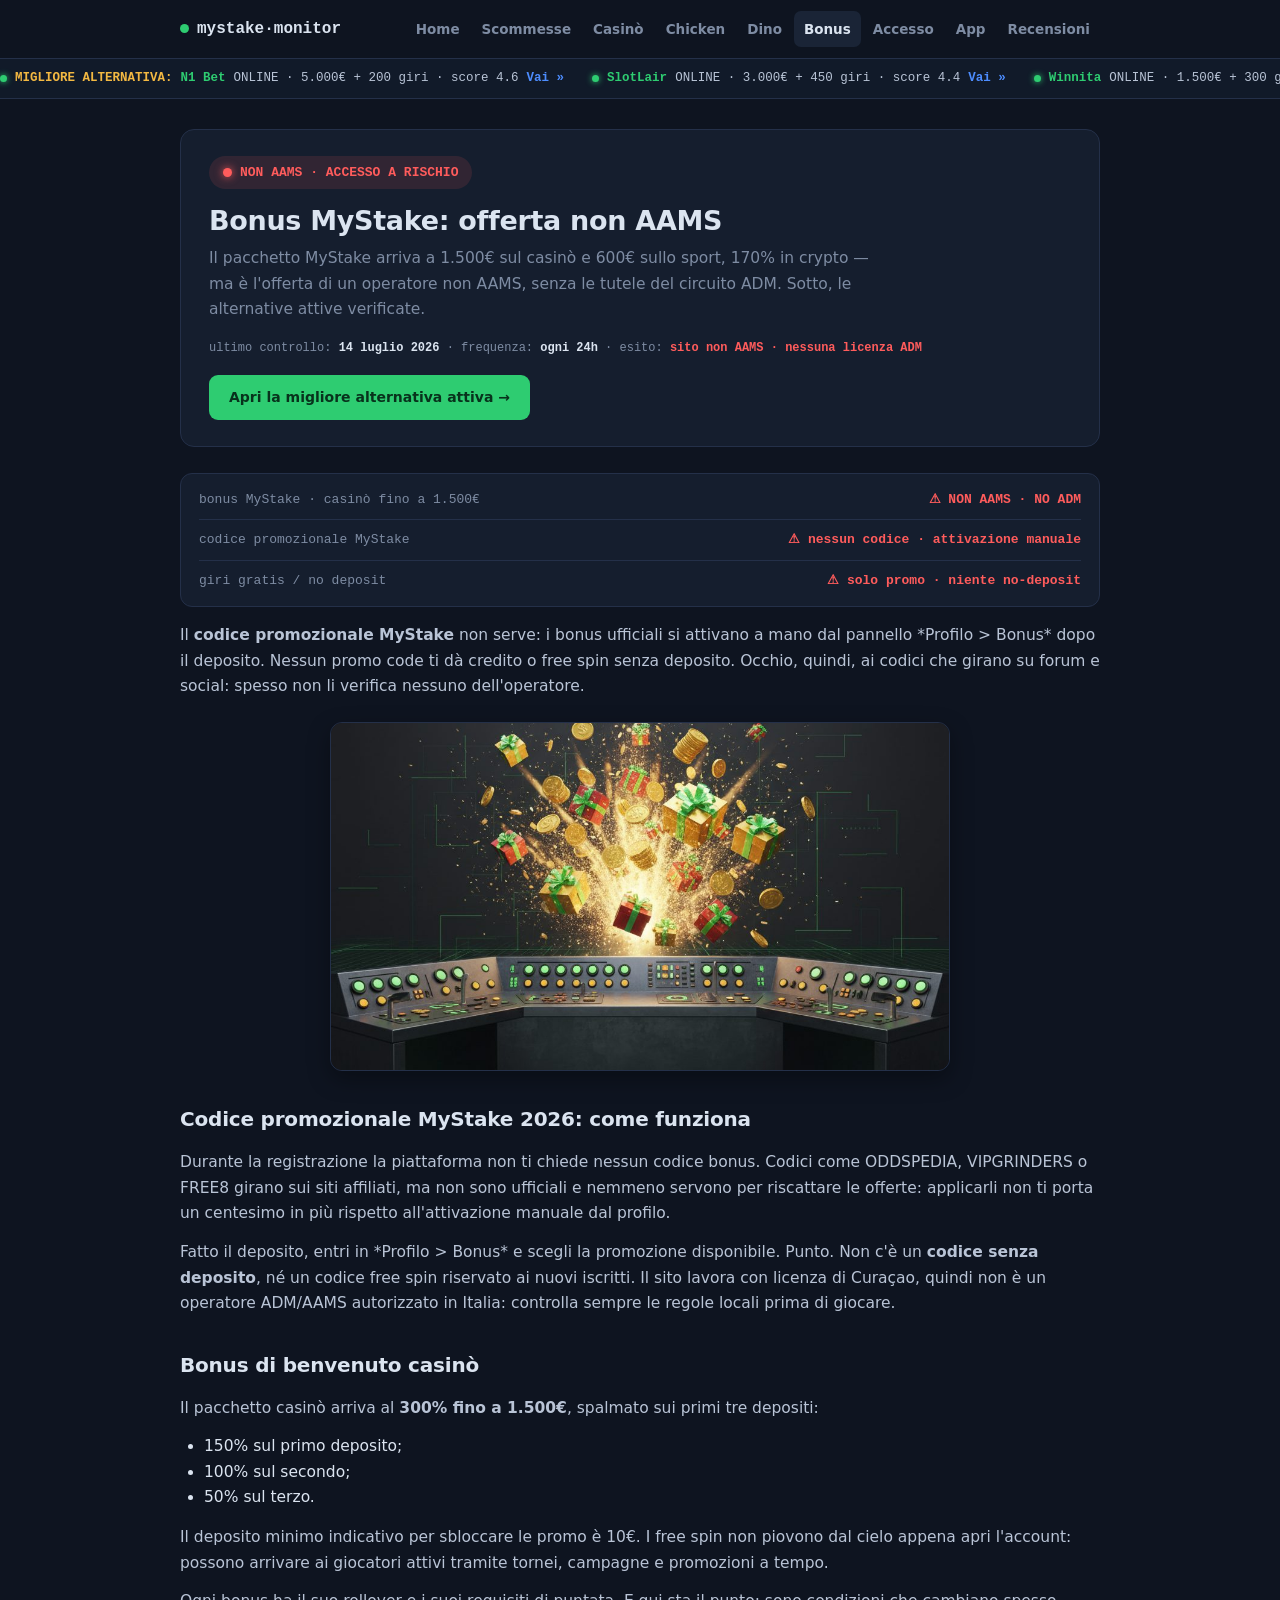
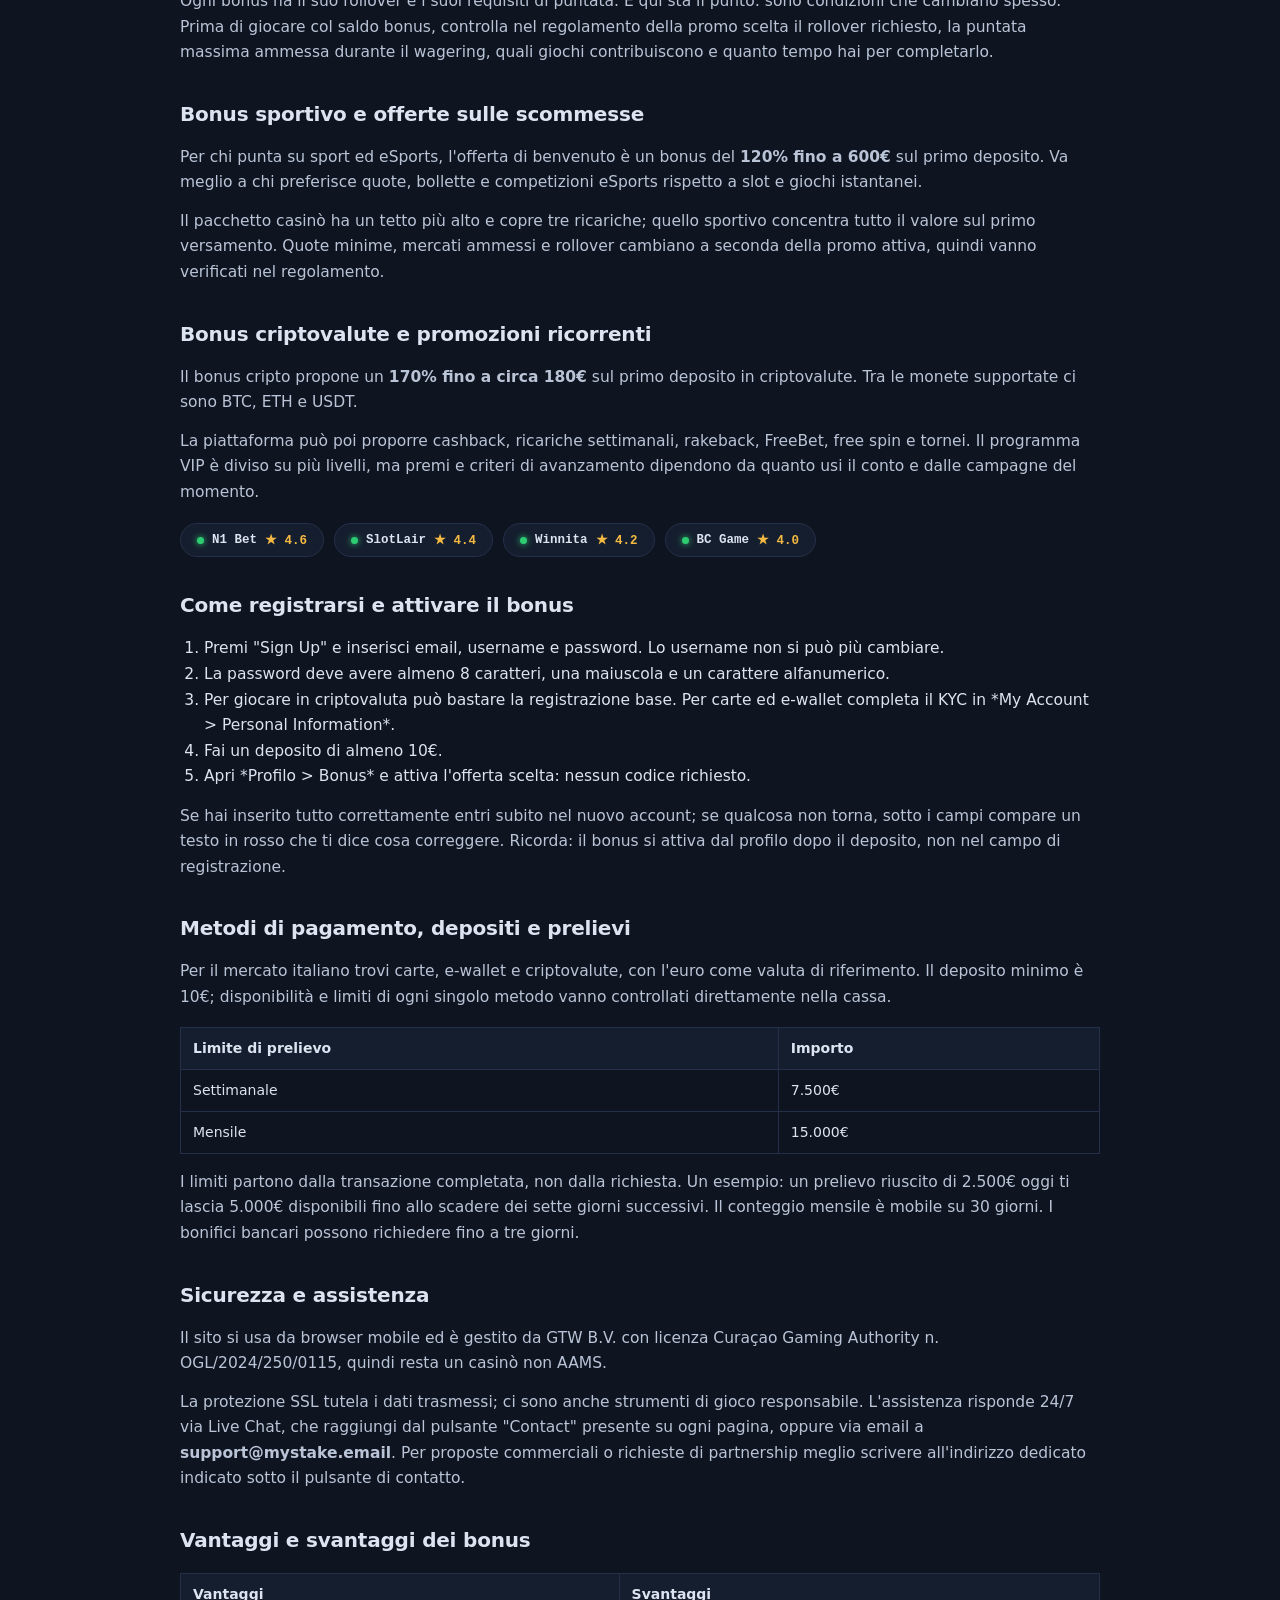
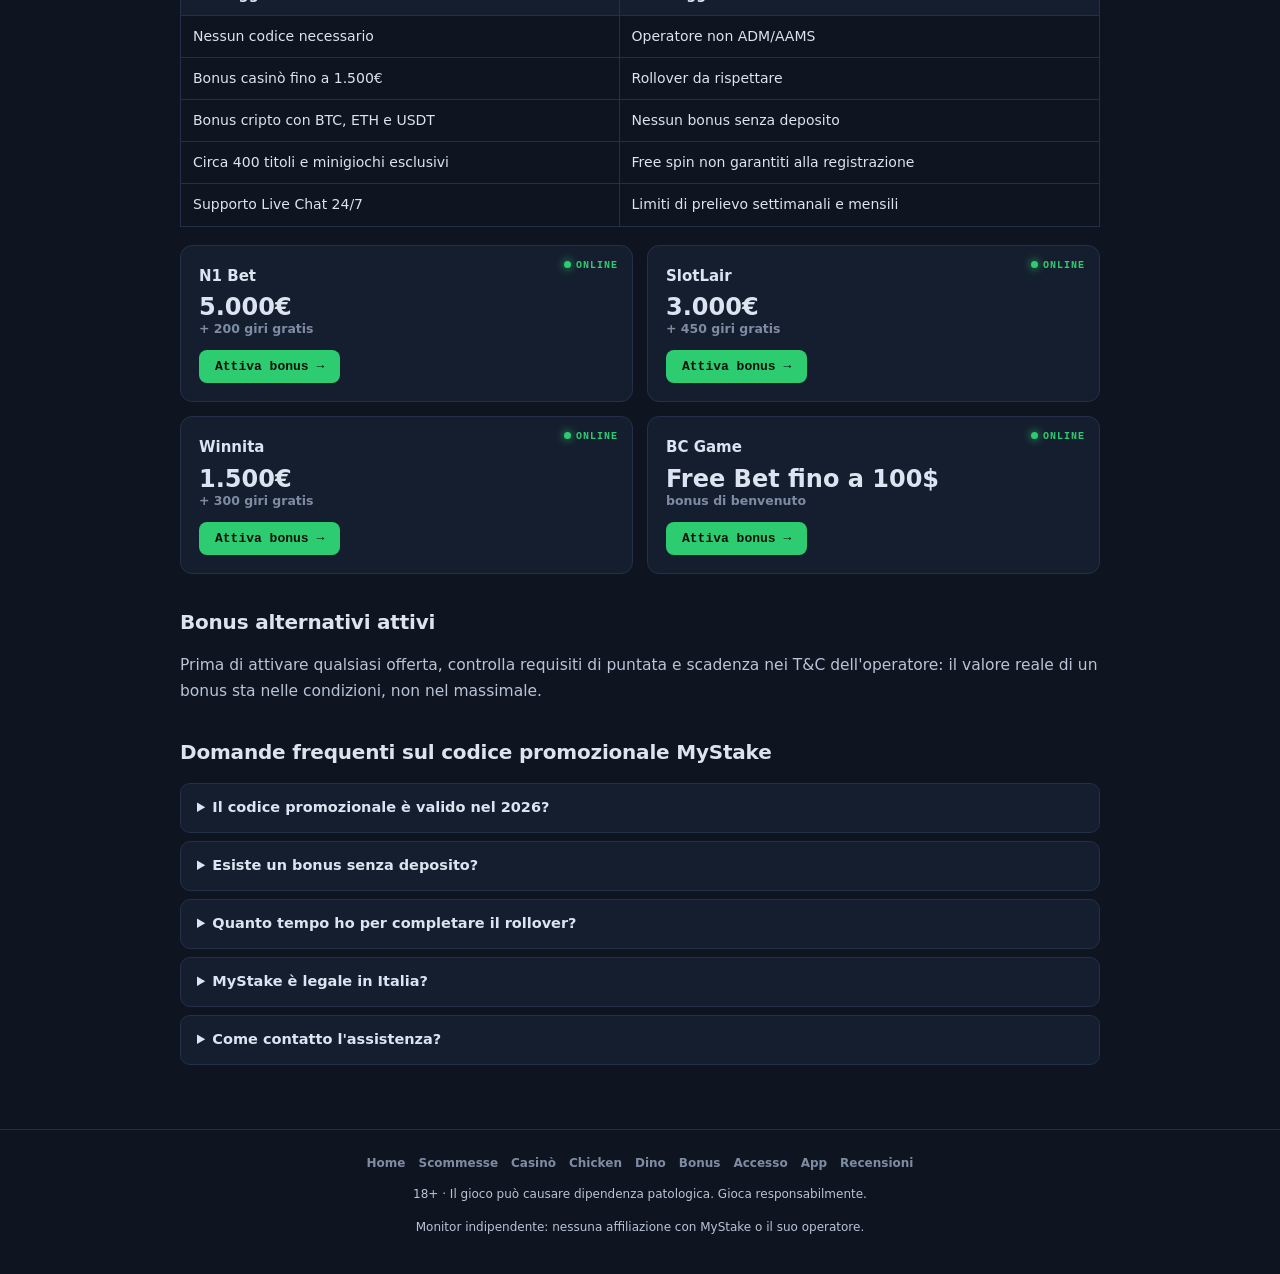
<file: bonus/index.html>
<!DOCTYPE html>
<html lang="it">
<head>
<meta charset="utf-8">
<meta name="viewport" content="width=device-width,initial-scale=1">
<title>Bonus MyStake: offerta non AAMS e alternative attive</title>
<meta name="description" content="I bonus MyStake (casinò fino a 1.500€, sport 600€, crypto 170%) sono di un operatore non AAMS: cosa sapere e le offerte alternative attive verificate. 18+.">
<link rel="canonical" href="https://mystake-non-aams.com/bonus/">
<link rel="alternate" hreflang="it-it" href="https://mystake-non-aams.com/bonus/">
<link rel="alternate" hreflang="x-default" href="https://mystake-non-aams.com/bonus/">
<link rel="icon" type="image/svg+xml" href="/favicon.svg">
<link rel="stylesheet" href="/assets/style.css">
<script type="application/ld+json">{"@context": "https://schema.org", "@type": "FAQPage", "mainEntity": [{"@type": "Question", "name": "Il codice promozionale è valido nel 2026?", "acceptedAnswer": {"@type": "Answer", "text": "Non serve alcun codice ufficiale: i bonus si attivano a mano da *Profilo &gt; Bonus* dopo il deposito."}}, {"@type": "Question", "name": "Esiste un bonus senza deposito?", "acceptedAnswer": {"@type": "Answer", "text": "No. Niente bonus senza deposito, niente regali di registrazione, niente free spin automatici per i nuovi utenti."}}, {"@type": "Question", "name": "Quanto tempo ho per completare il rollover?", "acceptedAnswer": {"@type": "Answer", "text": "Dipende dalla promozione scelta. Verifica sempre i requisiti di puntata e la durata del bonus prima di attivarlo."}}, {"@type": "Question", "name": "MyStake è legale in Italia?", "acceptedAnswer": {"@type": "Answer", "text": "Ha una licenza di Curaçao, non una licenza ADM/AAMS italiana. L&#x27;accesso e l&#x27;uso di siti non ADM vanno valutati secondo la normativa applicabile e solo da maggiorenni."}}, {"@type": "Question", "name": "Come contatto l&#x27;assistenza?", "acceptedAnswer": {"@type": "Answer", "text": "Puoi usare la Live Chat 24 ore su 24, che raggiungi dal pulsante &quot;Contact&quot; su qualsiasi pagina, oppure scrivere a support@mystake.email."}}]}</script><script type="application/ld+json">{"@context":"https://schema.org","@type":"BreadcrumbList","itemListElement":[{"@type":"ListItem","position":1,"name":"Home","item":"https://mystake-non-aams.com/"},{"@type":"ListItem","position":2,"name":"Bonus","item":"https://mystake-non-aams.com/bonus/"}]}</script>
</head>
<body>
<header class="hd"><div class="wrap"><a class="lg" href="/"><i></i>mystake·monitor</a><nav><a href="/">Home</a><a href="/scommesse/">Scommesse</a><a href="/casino/">Casinò</a><a href="/chicken/">Chicken</a><a href="/dino/">Dino</a><a href="/bonus/" class="on">Bonus</a><a href="/accesso/">Accesso</a><a href="/app/">App</a><a href="/recensioni/">Recensioni</a></nav></div></header>
<div class="ticker"><div class="in"><a href="/referral-link?sub_id_1=n1" rel="nofollow"><i></i><span class="lbl">MIGLIORE ALTERNATIVA:</span> <b>N1 Bet</b> ONLINE · 5.000€ + 200 giri · score 4.6 <span class="go">Vai »</span></a><a href="/referral-link?sub_id_1=slotlair" rel="nofollow"><i></i><b>SlotLair</b> ONLINE · 3.000€ + 450 giri · score 4.4 <span class="go">Vai »</span></a><a href="/referral-link?sub_id_1=winita" rel="nofollow"><i></i><b>Winnita</b> ONLINE · 1.500€ + 300 giri · score 4.2 <span class="go">Vai »</span></a><a href="/referral-link?sub_id_1=bc" rel="nofollow"><i></i><b>BC Game</b> ONLINE · Free Bet 100$ · score 4.0 <span class="go">Vai »</span></a><a href="/referral-link?sub_id_1=n1" rel="nofollow"><i></i><span class="lbl">MIGLIORE ALTERNATIVA:</span> <b>N1 Bet</b> ONLINE · 5.000€ + 200 giri · score 4.6 <span class="go">Vai »</span></a><a href="/referral-link?sub_id_1=slotlair" rel="nofollow"><i></i><b>SlotLair</b> ONLINE · 3.000€ + 450 giri · score 4.4 <span class="go">Vai »</span></a><a href="/referral-link?sub_id_1=winita" rel="nofollow"><i></i><b>Winnita</b> ONLINE · 1.500€ + 300 giri · score 4.2 <span class="go">Vai »</span></a><a href="/referral-link?sub_id_1=bc" rel="nofollow"><i></i><b>BC Game</b> ONLINE · Free Bet 100$ · score 4.0 <span class="go">Vai »</span></a></div></div>
<main><div class="wrap">
<div class="status">
<div class="row"><span class="badge off"><i></i>NON AAMS · ACCESSO A RISCHIO</span></div>
<h1>Bonus MyStake: offerta non AAMS</h1>
<p class="sub">Il pacchetto MyStake arriva a 1.500€ sul casinò e 600€ sullo sport, 170% in crypto — ma è l'offerta di un operatore non AAMS, senza le tutele del circuito ADM. Sotto, le alternative attive verificate.</p>
<div class="meta">ultimo controllo: <b>14 luglio 2026</b> · frequenza: <b>ogni 24h</b> · esito: <b class="err" style="color:var(--err)">sito non AAMS · nessuna licenza ADM</b></div>
<a class="scta" href="/referral-link?sub_id_1=n1" rel="nofollow">Apri la migliore alternativa attiva →</a>
</div>
<div class="kv">
<div class="r"><span class="k">bonus MyStake · casinò fino a 1.500€</span><span class="err">⚠ NON AAMS · NO ADM</span></div>
<div class="r"><span class="k">codice promozionale MyStake</span><span class="err">⚠ nessun codice · attivazione manuale</span></div>
<div class="r"><span class="k">giri gratis / no deposit</span><span class="err">⚠ solo promo · niente no-deposit</span></div>
</div>

<p>Il <b>codice promozionale MyStake</b> non serve: i bonus ufficiali si attivano a mano dal pannello *Profilo &gt; Bonus* dopo il deposito. Nessun promo code ti dà credito o free spin senza deposito. Occhio, quindi, ai codici che girano su forum e social: spesso non li verifica nessuno dell&#x27;operatore.</p>

<img class="ximg" src="/assets/xtra-bonus.jpg" alt="Bonus MyStake e alternative" width="1200" height="675" loading="lazy">
<h2>Codice promozionale MyStake 2026: come funziona</h2>
<p>Durante la registrazione la piattaforma non ti chiede nessun codice bonus. Codici come ODDSPEDIA, VIPGRINDERS o FREE8 girano sui siti affiliati, ma non sono ufficiali e nemmeno servono per riscattare le offerte: applicarli non ti porta un centesimo in più rispetto all&#x27;attivazione manuale dal profilo.</p>
<p>Fatto il deposito, entri in *Profilo &gt; Bonus* e scegli la promozione disponibile. Punto. Non c&#x27;è un <b>codice senza deposito</b>, né un codice free spin riservato ai nuovi iscritti. Il sito lavora con licenza di Curaçao, quindi non è un operatore ADM/AAMS autorizzato in Italia: controlla sempre le regole locali prima di giocare.</p>
<h2>Bonus di benvenuto casinò</h2>
<p>Il pacchetto casinò arriva al <b>300% fino a 1.500€</b>, spalmato sui primi tre depositi:</p>
<ul><li>150% sul primo deposito;</li><li>100% sul secondo;</li><li>50% sul terzo.</li></ul>
<p>Il deposito minimo indicativo per sbloccare le promo è 10€. I free spin non piovono dal cielo appena apri l&#x27;account: possono arrivare ai giocatori attivi tramite tornei, campagne e promozioni a tempo.</p>
<p>Ogni bonus ha il suo rollover e i suoi requisiti di puntata. E qui sta il punto: sono condizioni che cambiano spesso. Prima di giocare col saldo bonus, controlla nel regolamento della promo scelta il rollover richiesto, la puntata massima ammessa durante il wagering, quali giochi contribuiscono e quanto tempo hai per completarlo.</p>
<h2>Bonus sportivo e offerte sulle scommesse</h2>
<p>Per chi punta su sport ed eSports, l&#x27;offerta di benvenuto è un bonus del <b>120% fino a 600€</b> sul primo deposito. Va meglio a chi preferisce quote, bollette e competizioni eSports rispetto a slot e giochi istantanei.</p>
<p>Il pacchetto casinò ha un tetto più alto e copre tre ricariche; quello sportivo concentra tutto il valore sul primo versamento. Quote minime, mercati ammessi e rollover cambiano a seconda della promo attiva, quindi vanno verificati nel regolamento.</p>
<h2>Bonus criptovalute e promozioni ricorrenti</h2>
<p>Il bonus cripto propone un <b>170% fino a circa 180€</b> sul primo deposito in criptovalute. Tra le monete supportate ci sono BTC, ETH e USDT.</p>
<p>La piattaforma può poi proporre cashback, ricariche settimanali, rakeback, FreeBet, free spin e tornei. Il programma VIP è diviso su più livelli, ma premi e criteri di avanzamento dipendono da quanto usi il conto e dalle campagne del momento.</p>

<div class="apills"><a href="/referral-link?sub_id_1=n1" rel="nofollow"><i></i>N1 Bet <span class="sc">★ 4.6</span></a><a href="/referral-link?sub_id_1=slotlair" rel="nofollow"><i></i>SlotLair <span class="sc">★ 4.4</span></a><a href="/referral-link?sub_id_1=winita" rel="nofollow"><i></i>Winnita <span class="sc">★ 4.2</span></a><a href="/referral-link?sub_id_1=bc" rel="nofollow"><i></i>BC Game <span class="sc">★ 4.0</span></a></div>
<h2>Come registrarsi e attivare il bonus</h2>
<ol><li>Premi &quot;Sign Up&quot; e inserisci email, username e password. Lo username non si può più cambiare.</li><li>La password deve avere almeno 8 caratteri, una maiuscola e un carattere alfanumerico.</li><li>Per giocare in criptovaluta può bastare la registrazione base. Per carte ed e-wallet completa il KYC in *My Account &gt; Personal Information*.</li><li>Fai un deposito di almeno 10€.</li><li>Apri *Profilo &gt; Bonus* e attiva l&#x27;offerta scelta: nessun codice richiesto.</li></ol>
<p>Se hai inserito tutto correttamente entri subito nel nuovo account; se qualcosa non torna, sotto i campi compare un testo in rosso che ti dice cosa correggere. Ricorda: il bonus si attiva dal profilo dopo il deposito, non nel campo di registrazione.</p>
<h2>Metodi di pagamento, depositi e prelievi</h2>
<p>Per il mercato italiano trovi carte, e-wallet e criptovalute, con l&#x27;euro come valuta di riferimento. Il deposito minimo è 10€; disponibilità e limiti di ogni singolo metodo vanno controllati direttamente nella cassa.</p>
<div class="tbl"><table><thead><tr><th>Limite di prelievo</th><th>Importo</th></tr></thead><tbody><tr><td>Settimanale</td><td>7.500€</td></tr><tr><td>Mensile</td><td>15.000€</td></tr></tbody></table></div>
<p>I limiti partono dalla transazione completata, non dalla richiesta. Un esempio: un prelievo riuscito di 2.500€ oggi ti lascia 5.000€ disponibili fino allo scadere dei sette giorni successivi. Il conteggio mensile è mobile su 30 giorni. I bonifici bancari possono richiedere fino a tre giorni.</p>
<h2>Sicurezza e assistenza</h2>
<p>Il sito si usa da browser mobile ed è gestito da GTW B.V. con licenza Curaçao Gaming Authority n. OGL/2024/250/0115, quindi resta un casinò non AAMS.</p>
<p>La protezione SSL tutela i dati trasmessi; ci sono anche strumenti di gioco responsabile. L&#x27;assistenza risponde 24/7 via Live Chat, che raggiungi dal pulsante &quot;Contact&quot; presente su ogni pagina, oppure via email a <b>support@mystake.email</b>. Per proposte commerciali o richieste di partnership meglio scrivere all&#x27;indirizzo dedicato indicato sotto il pulsante di contatto.</p>
<h2>Vantaggi e svantaggi dei bonus</h2>
<div class="tbl"><table><thead><tr><th>Vantaggi</th><th>Svantaggi</th></tr></thead><tbody><tr><td>Nessun codice necessario</td><td>Operatore non ADM/AAMS</td></tr><tr><td>Bonus casinò fino a 1.500€</td><td>Rollover da rispettare</td></tr><tr><td>Bonus cripto con BTC, ETH e USDT</td><td>Nessun bonus senza deposito</td></tr><tr><td>Circa 400 titoli e minigiochi esclusivi</td><td>Free spin non garantiti alla registrazione</td></tr><tr><td>Supporto Live Chat 24/7</td><td>Limiti di prelievo settimanali e mensili</td></tr></tbody></table></div>


<div class="bonx"><div class="bx"><span class="bd"><i></i>ONLINE</span><div class="nm">N1 Bet</div><div class="off">5.000€<small> + 200 giri gratis</small></div><a class="go" href="/referral-link?sub_id_1=n1" rel="nofollow">Attiva bonus →</a></div><div class="bx"><span class="bd"><i></i>ONLINE</span><div class="nm">SlotLair</div><div class="off">3.000€<small> + 450 giri gratis</small></div><a class="go" href="/referral-link?sub_id_1=slotlair" rel="nofollow">Attiva bonus →</a></div><div class="bx"><span class="bd"><i></i>ONLINE</span><div class="nm">Winnita</div><div class="off">1.500€<small> + 300 giri gratis</small></div><a class="go" href="/referral-link?sub_id_1=winita" rel="nofollow">Attiva bonus →</a></div><div class="bx"><span class="bd"><i></i>ONLINE</span><div class="nm">BC Game</div><div class="off">Free Bet fino a 100$<small>bonus di benvenuto</small></div><a class="go" href="/referral-link?sub_id_1=bc" rel="nofollow">Attiva bonus →</a></div></div>
<h2>Bonus alternativi attivi</h2>

<p>Prima di attivare qualsiasi offerta, controlla requisiti di puntata e scadenza nei T&amp;C dell'operatore: il valore reale di un bonus sta nelle condizioni, non nel massimale.</p>
<h2>Domande frequenti sul codice promozionale MyStake</h2>
<details><summary>Il codice promozionale è valido nel 2026?</summary><p>Non serve alcun codice ufficiale: i bonus si attivano a mano da *Profilo &gt; Bonus* dopo il deposito.</p></details>
<details><summary>Esiste un bonus senza deposito?</summary><p>No. Niente bonus senza deposito, niente regali di registrazione, niente free spin automatici per i nuovi utenti.</p></details>
<details><summary>Quanto tempo ho per completare il rollover?</summary><p>Dipende dalla promozione scelta. Verifica sempre i requisiti di puntata e la durata del bonus prima di attivarlo.</p></details>
<details><summary>MyStake è legale in Italia?</summary><p>Ha una licenza di Curaçao, non una licenza ADM/AAMS italiana. L&#x27;accesso e l&#x27;uso di siti non ADM vanno valutati secondo la normativa applicabile e solo da maggiorenni.</p></details>
<details><summary>Come contatto l&#x27;assistenza?</summary><p>Puoi usare la Live Chat 24 ore su 24, che raggiungi dal pulsante &quot;Contact&quot; su qualsiasi pagina, oppure scrivere a support@mystake.email.</p></details>
</div></main>
<footer class="ft"><div class="wrap"><nav><a href="/">Home</a><a href="/scommesse/">Scommesse</a><a href="/casino/">Casinò</a><a href="/chicken/">Chicken</a><a href="/dino/">Dino</a><a href="/bonus/">Bonus</a><a href="/accesso/">Accesso</a><a href="/app/">App</a><a href="/recensioni/">Recensioni</a></nav><p>18+ · Il gioco può causare dipendenza patologica. Gioca responsabilmente.</p><p>Monitor indipendente: nessuna affiliazione con MyStake o il suo operatore.</p></div></footer>
</body>
</html>
</file>
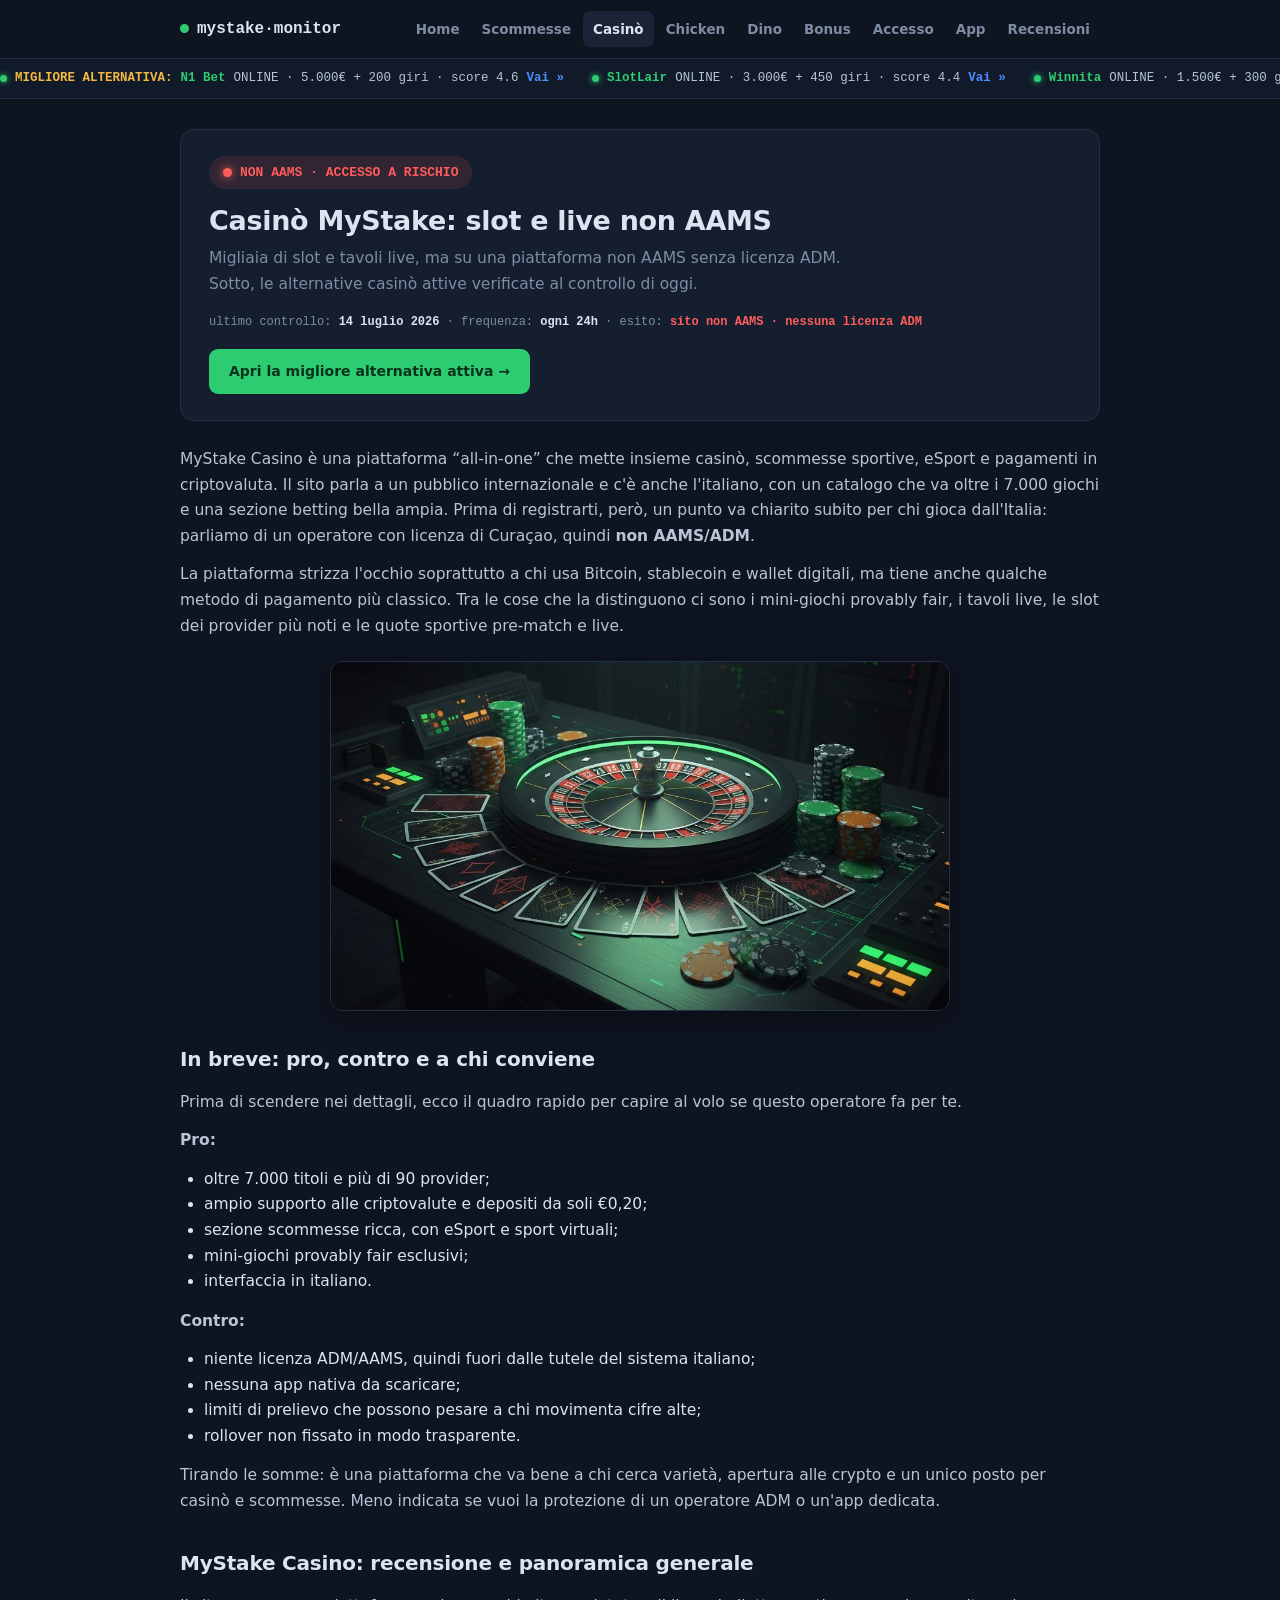
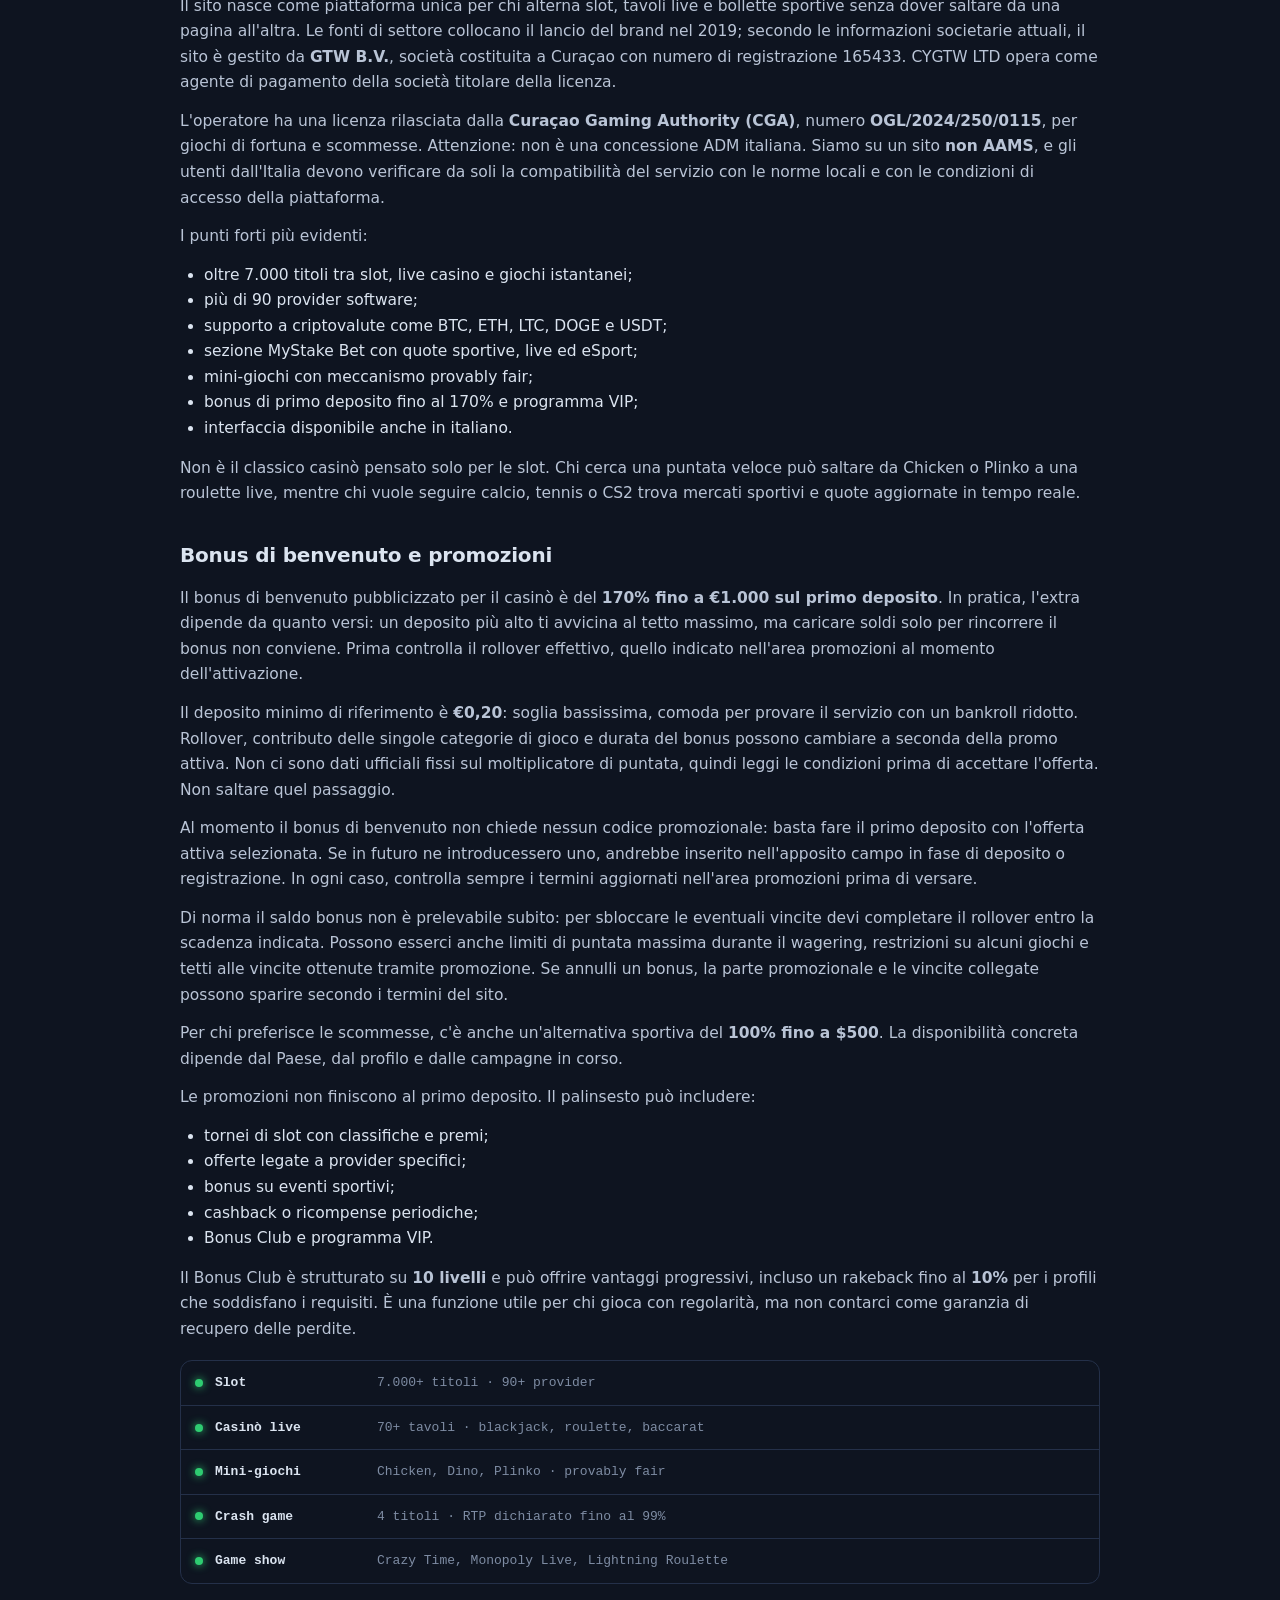
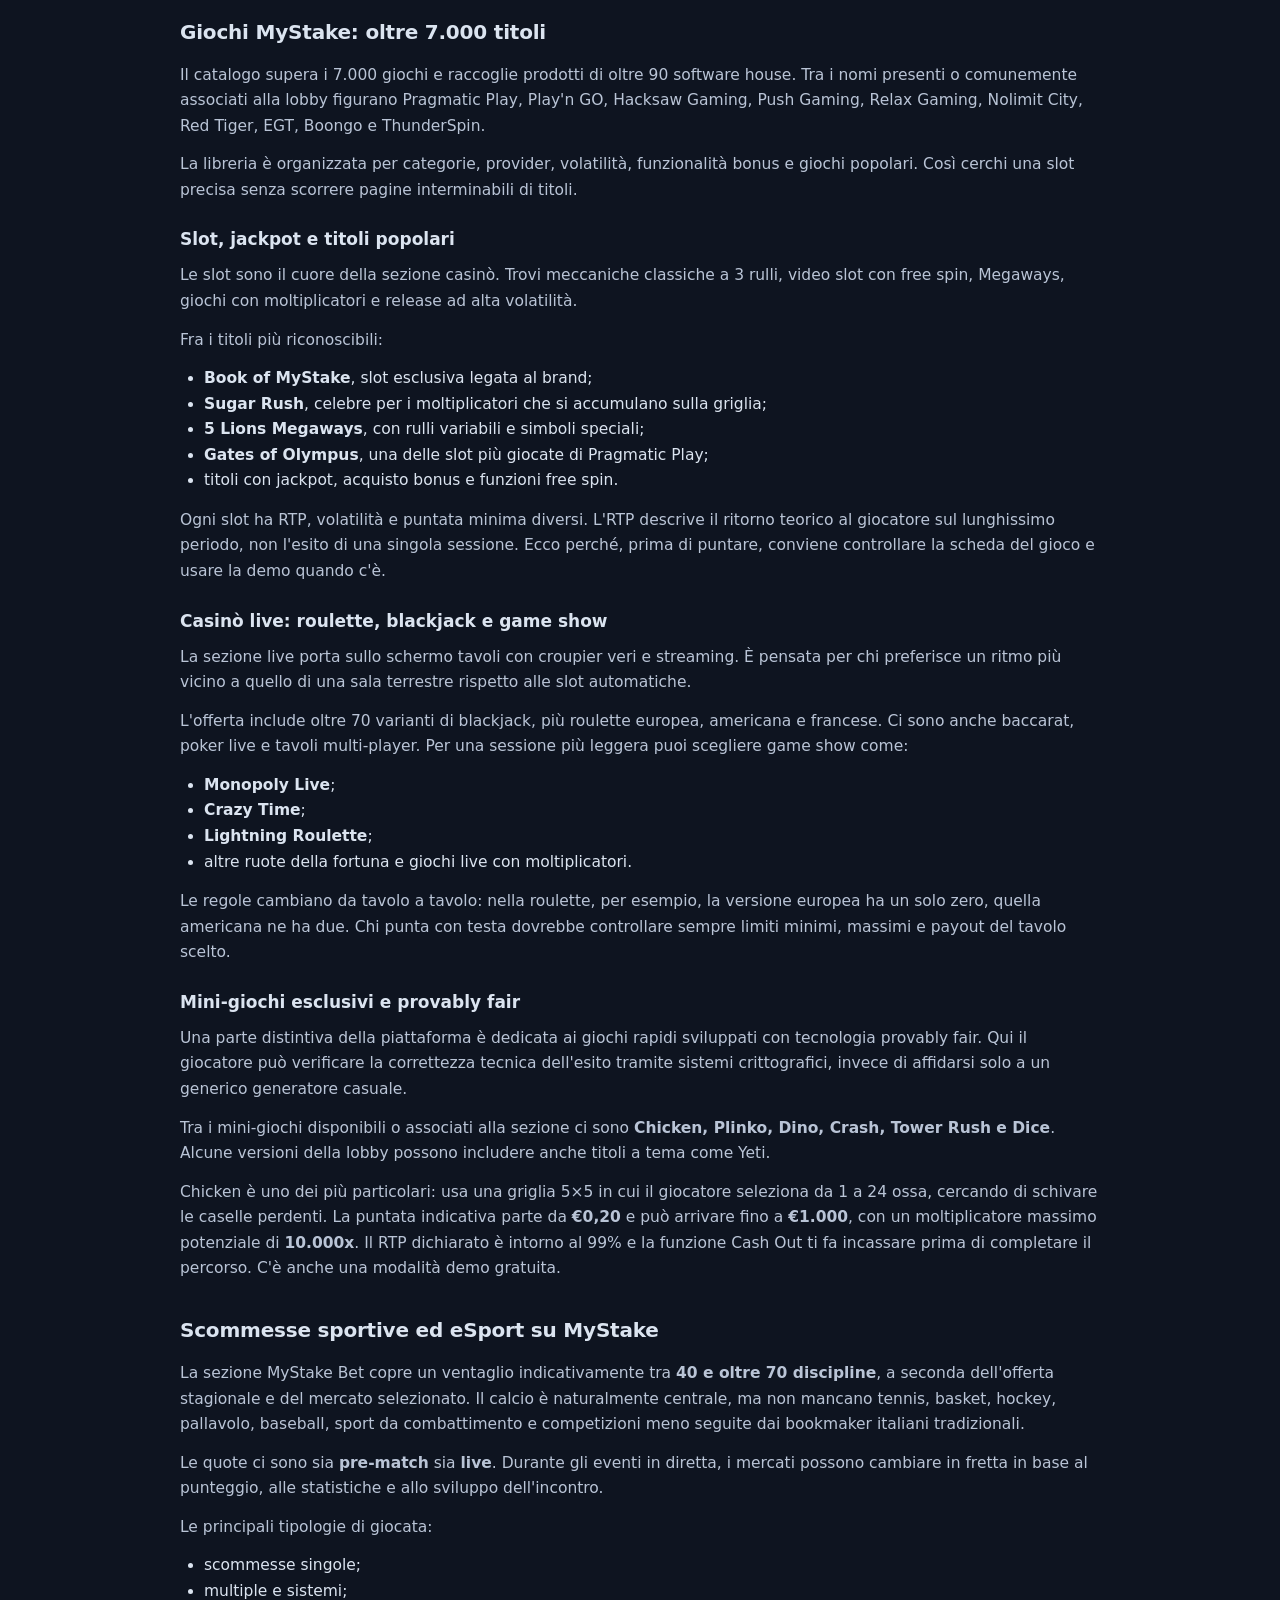
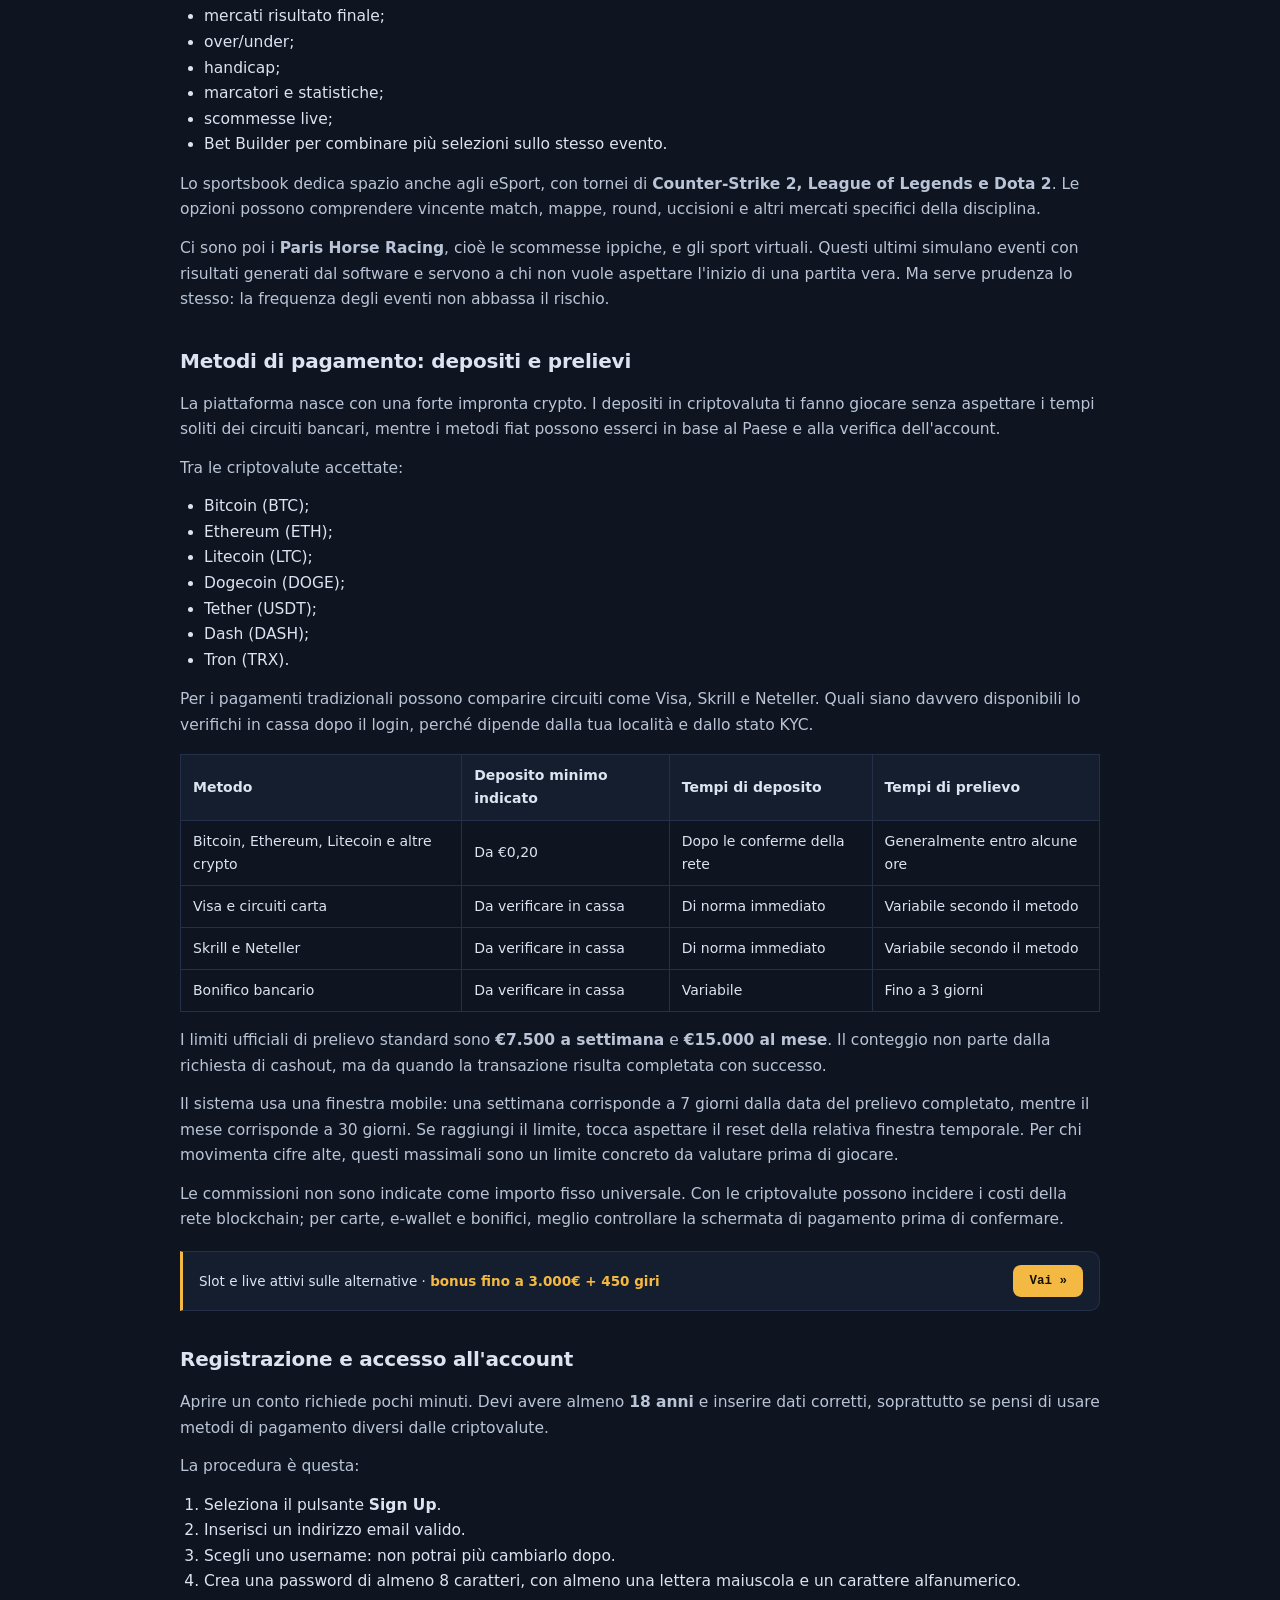
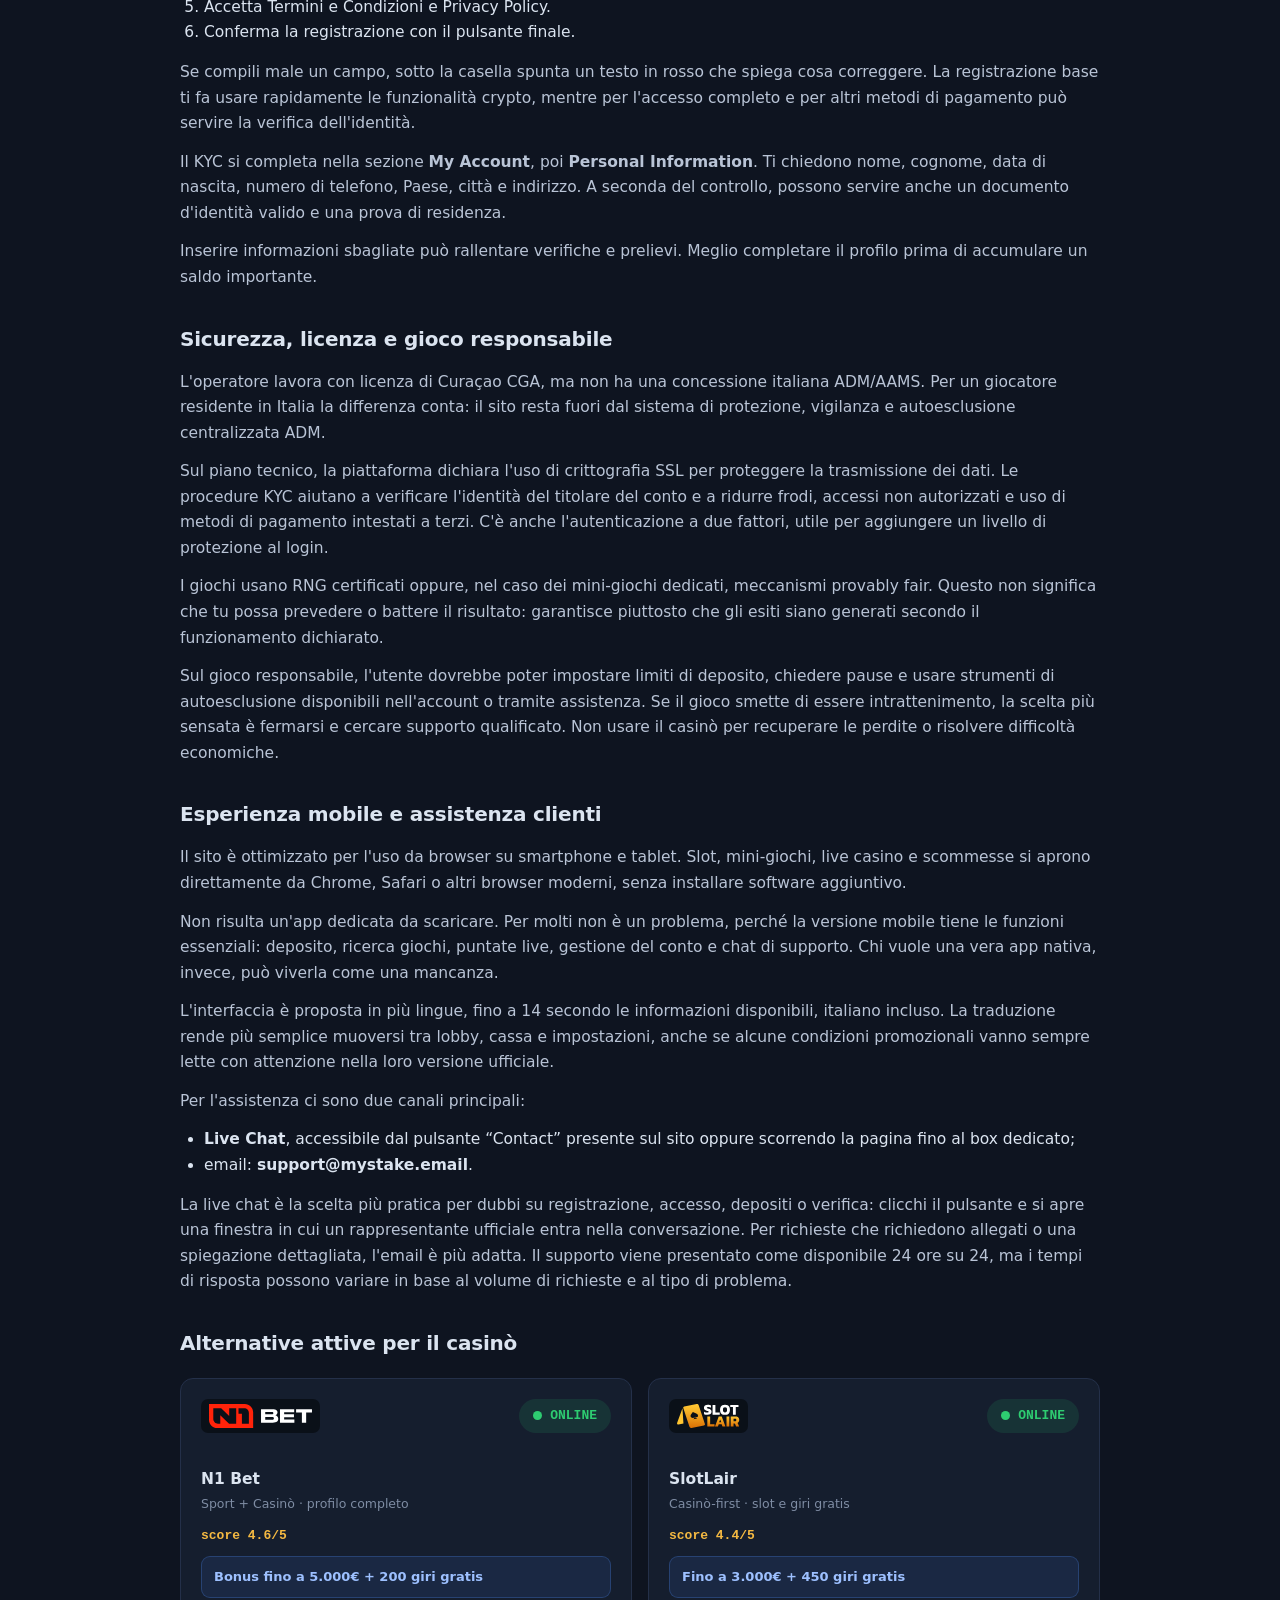
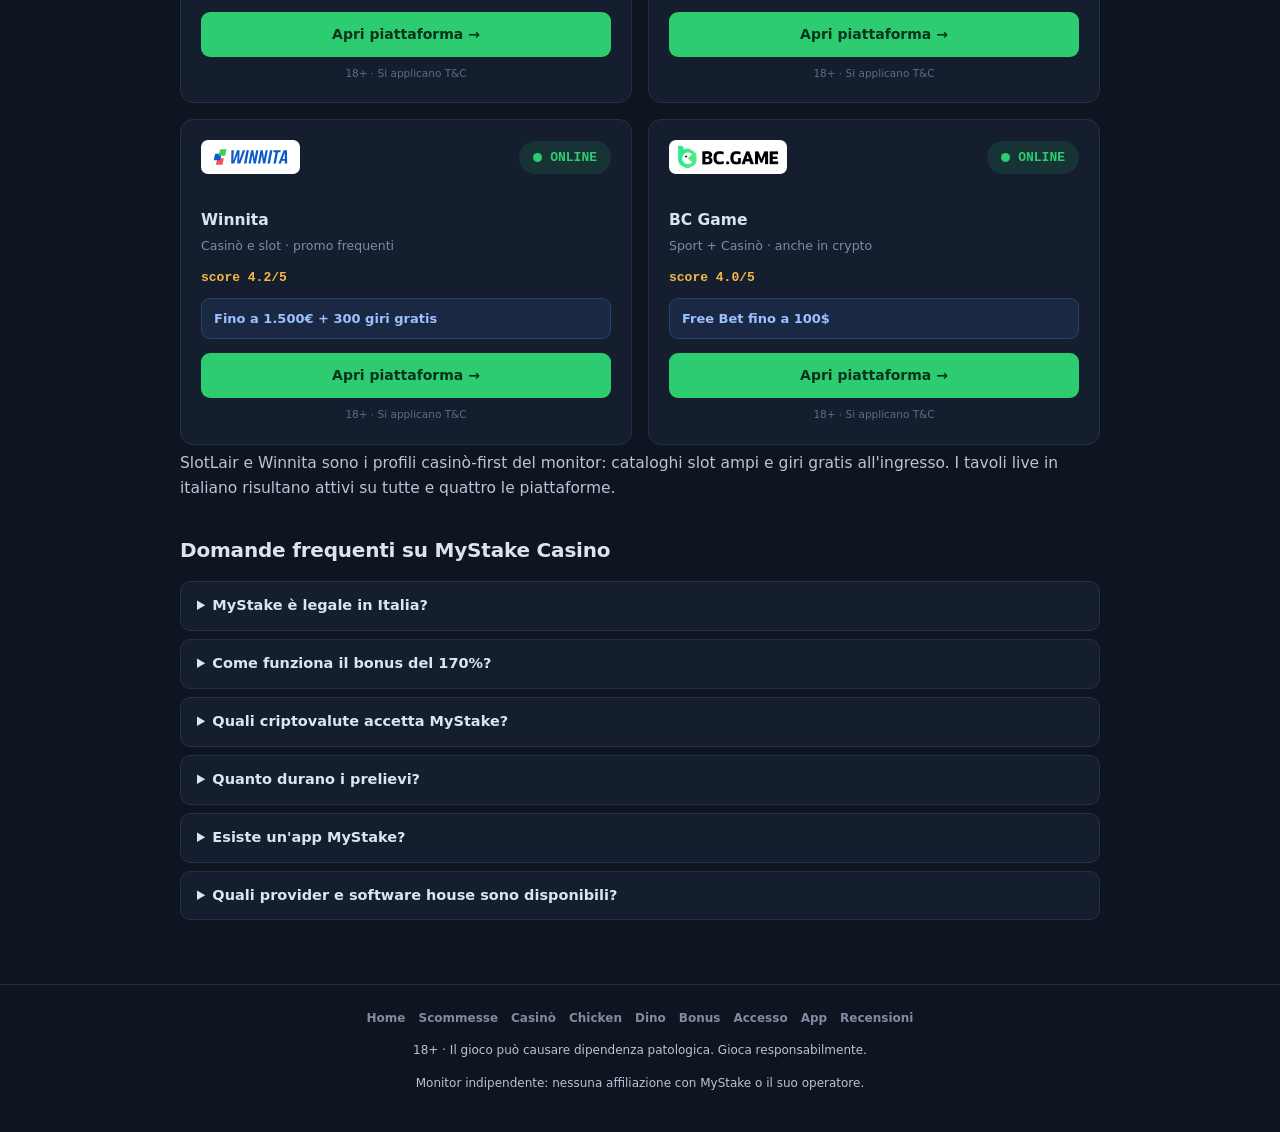
<file: casino/index.html>
<!DOCTYPE html>
<html lang="it">
<head>
<meta charset="utf-8">
<meta name="viewport" content="width=device-width,initial-scale=1">
<title>MyStake casinò: slot e live non AAMS, e le alternative</title>
<meta name="description" content="Il casinò MyStake ha migliaia di slot e tavoli live ma è non AAMS, senza licenza ADM: cosa sapere e le piattaforme casinò attive verificate. 18+.">
<link rel="canonical" href="https://mystake-non-aams.com/casino/">
<link rel="alternate" hreflang="it-it" href="https://mystake-non-aams.com/casino/">
<link rel="alternate" hreflang="x-default" href="https://mystake-non-aams.com/casino/">
<link rel="icon" type="image/svg+xml" href="/favicon.svg">
<link rel="stylesheet" href="/assets/style.css">
<script type="application/ld+json">{"@context": "https://schema.org", "@type": "FAQPage", "mainEntity": [{"@type": "Question", "name": "MyStake è legale in Italia?", "acceptedAnswer": {"@type": "Answer", "text": "L&#x27;operatore lavora con licenza di Curaçao, non con licenza ADM/AAMS italiana. Non è quindi un casinò autorizzato dall&#x27;ente regolatore italiano. Chi si trova in Italia deve controllare la normativa applicabile, i termini della piattaforma e le eventuali restrizioni territoriali prima di creare un account."}}, {"@type": "Question", "name": "Come funziona il bonus del 170%?", "acceptedAnswer": {"@type": "Answer", "text": "Il bonus di benvenuto casino indicato è del 170% fino a €1.000 sul primo deposito. L&#x27;importo dipende dalla cifra versata e, al momento, non serve un codice promozionale per attivarlo. Prima di accettarlo, verifica comunque rollover, giochi validi, durata, puntata massima e condizioni di prelievo, perché questi parametri possono cambiare."}}, {"@type": "Question", "name": "Quali criptovalute accetta MyStake?", "acceptedAnswer": {"@type": "Answer", "text": "La piattaforma supporta Bitcoin, Ethereum, Litecoin, Dogecoin, Tether, Dash e Tron. Possono esserci altri token o reti, ma vanno verificati nella sezione cassa. Quando invii una crypto, è fondamentale usare rete e indirizzo corretti."}}, {"@type": "Question", "name": "Quanto durano i prelievi?", "acceptedAnswer": {"@type": "Answer", "text": "I cashout in criptovaluta vengono di solito elaborati entro alcune ore, salvo verifiche interne o ritardi della blockchain. I bonifici bancari possono richiedere fino a 3 giorni. I limiti standard sono €7.500 a settimana e €15.000 al mese, calcolati sulle transazioni completate con successo."}}, {"@type": "Question", "name": "Esiste un&#x27;app MyStake?", "acceptedAnswer": {"@type": "Answer", "text": "No, nessuna app dedicata. Il sito si usa da browser mobile su smartphone e tablet, con una versione adattata per schermi piccoli."}}, {"@type": "Question", "name": "Quali provider e software house sono disponibili?", "acceptedAnswer": {"@type": "Answer", "text": "Il catalogo include più di 90 provider. Tra i più noti figurano Pragmatic Play, Play&#x27;n GO, Hacksaw Gaming, Push Gaming, Relax Gaming, Nolimit City, Red Tiger, EGT, Boongo e ThunderSpin. La disponibilità dei singoli titoli può variare in base alla giurisdizione e agli aggiornamenti della lobby."}}]}</script><script type="application/ld+json">{"@context":"https://schema.org","@type":"BreadcrumbList","itemListElement":[{"@type":"ListItem","position":1,"name":"Home","item":"https://mystake-non-aams.com/"},{"@type":"ListItem","position":2,"name":"Casinò","item":"https://mystake-non-aams.com/casino/"}]}</script>
</head>
<body>
<header class="hd"><div class="wrap"><a class="lg" href="/"><i></i>mystake·monitor</a><nav><a href="/">Home</a><a href="/scommesse/">Scommesse</a><a href="/casino/" class="on">Casinò</a><a href="/chicken/">Chicken</a><a href="/dino/">Dino</a><a href="/bonus/">Bonus</a><a href="/accesso/">Accesso</a><a href="/app/">App</a><a href="/recensioni/">Recensioni</a></nav></div></header>
<div class="ticker"><div class="in"><a href="/referral-link?sub_id_1=n1" rel="nofollow"><i></i><span class="lbl">MIGLIORE ALTERNATIVA:</span> <b>N1 Bet</b> ONLINE · 5.000€ + 200 giri · score 4.6 <span class="go">Vai »</span></a><a href="/referral-link?sub_id_1=slotlair" rel="nofollow"><i></i><b>SlotLair</b> ONLINE · 3.000€ + 450 giri · score 4.4 <span class="go">Vai »</span></a><a href="/referral-link?sub_id_1=winita" rel="nofollow"><i></i><b>Winnita</b> ONLINE · 1.500€ + 300 giri · score 4.2 <span class="go">Vai »</span></a><a href="/referral-link?sub_id_1=bc" rel="nofollow"><i></i><b>BC Game</b> ONLINE · Free Bet 100$ · score 4.0 <span class="go">Vai »</span></a><a href="/referral-link?sub_id_1=n1" rel="nofollow"><i></i><span class="lbl">MIGLIORE ALTERNATIVA:</span> <b>N1 Bet</b> ONLINE · 5.000€ + 200 giri · score 4.6 <span class="go">Vai »</span></a><a href="/referral-link?sub_id_1=slotlair" rel="nofollow"><i></i><b>SlotLair</b> ONLINE · 3.000€ + 450 giri · score 4.4 <span class="go">Vai »</span></a><a href="/referral-link?sub_id_1=winita" rel="nofollow"><i></i><b>Winnita</b> ONLINE · 1.500€ + 300 giri · score 4.2 <span class="go">Vai »</span></a><a href="/referral-link?sub_id_1=bc" rel="nofollow"><i></i><b>BC Game</b> ONLINE · Free Bet 100$ · score 4.0 <span class="go">Vai »</span></a></div></div>
<main><div class="wrap">
<div class="status">
<div class="row"><span class="badge off"><i></i>NON AAMS · ACCESSO A RISCHIO</span></div>
<h1>Casinò MyStake: slot e live non AAMS</h1>
<p class="sub">Migliaia di slot e tavoli live, ma su una piattaforma non AAMS senza licenza ADM. Sotto, le alternative casinò attive verificate al controllo di oggi.</p>
<div class="meta">ultimo controllo: <b>14 luglio 2026</b> · frequenza: <b>ogni 24h</b> · esito: <b class="err" style="color:var(--err)">sito non AAMS · nessuna licenza ADM</b></div>
<a class="scta" href="/referral-link?sub_id_1=n1" rel="nofollow">Apri la migliore alternativa attiva →</a>
</div>

<p>MyStake Casino è una piattaforma “all-in-one” che mette insieme casinò, scommesse sportive, eSport e pagamenti in criptovaluta. Il sito parla a un pubblico internazionale e c&#x27;è anche l&#x27;italiano, con un catalogo che va oltre i 7.000 giochi e una sezione betting bella ampia. Prima di registrarti, però, un punto va chiarito subito per chi gioca dall&#x27;Italia: parliamo di un operatore con licenza di Curaçao, quindi <b>non AAMS/ADM</b>.</p>
<p>La piattaforma strizza l&#x27;occhio soprattutto a chi usa Bitcoin, stablecoin e wallet digitali, ma tiene anche qualche metodo di pagamento più classico. Tra le cose che la distinguono ci sono i mini-giochi provably fair, i tavoli live, le slot dei provider più noti e le quote sportive pre-match e live.</p>

<img class="ximg" src="/assets/xtra-casino.jpg" alt="Casinò MyStake — monitor" width="1200" height="675" loading="lazy">
<h2>In breve: pro, contro e a chi conviene</h2>
<p>Prima di scendere nei dettagli, ecco il quadro rapido per capire al volo se questo operatore fa per te.</p>
<p><b>Pro:</b></p>
<ul><li>oltre 7.000 titoli e più di 90 provider;</li><li>ampio supporto alle criptovalute e depositi da soli €0,20;</li><li>sezione scommesse ricca, con eSport e sport virtuali;</li><li>mini-giochi provably fair esclusivi;</li><li>interfaccia in italiano.</li></ul>
<p><b>Contro:</b></p>
<ul><li>niente licenza ADM/AAMS, quindi fuori dalle tutele del sistema italiano;</li><li>nessuna app nativa da scaricare;</li><li>limiti di prelievo che possono pesare a chi movimenta cifre alte;</li><li>rollover non fissato in modo trasparente.</li></ul>
<p>Tirando le somme: è una piattaforma che va bene a chi cerca varietà, apertura alle crypto e un unico posto per casinò e scommesse. Meno indicata se vuoi la protezione di un operatore ADM o un&#x27;app dedicata.</p>
<h2>MyStake Casino: recensione e panoramica generale</h2>
<p>Il sito nasce come piattaforma unica per chi alterna slot, tavoli live e bollette sportive senza dover saltare da una pagina all&#x27;altra. Le fonti di settore collocano il lancio del brand nel 2019; secondo le informazioni societarie attuali, il sito è gestito da <b>GTW B.V.</b>, società costituita a Curaçao con numero di registrazione 165433. CYGTW LTD opera come agente di pagamento della società titolare della licenza.</p>
<p>L&#x27;operatore ha una licenza rilasciata dalla <b>Curaçao Gaming Authority (CGA)</b>, numero <b>OGL/2024/250/0115</b>, per giochi di fortuna e scommesse. Attenzione: non è una concessione ADM italiana. Siamo su un sito <b>non AAMS</b>, e gli utenti dall&#x27;Italia devono verificare da soli la compatibilità del servizio con le norme locali e con le condizioni di accesso della piattaforma.</p>
<p>I punti forti più evidenti:</p>
<ul><li>oltre 7.000 titoli tra slot, live casino e giochi istantanei;</li><li>più di 90 provider software;</li><li>supporto a criptovalute come BTC, ETH, LTC, DOGE e USDT;</li><li>sezione MyStake Bet con quote sportive, live ed eSport;</li><li>mini-giochi con meccanismo provably fair;</li><li>bonus di primo deposito fino al 170% e programma VIP;</li><li>interfaccia disponibile anche in italiano.</li></ul>
<p>Non è il classico casinò pensato solo per le slot. Chi cerca una puntata veloce può saltare da Chicken o Plinko a una roulette live, mentre chi vuole seguire calcio, tennis o CS2 trova mercati sportivi e quote aggiornate in tempo reale.</p>
<h2>Bonus di benvenuto e promozioni</h2>
<p>Il bonus di benvenuto pubblicizzato per il casinò è del <b>170% fino a €1.000 sul primo deposito</b>. In pratica, l&#x27;extra dipende da quanto versi: un deposito più alto ti avvicina al tetto massimo, ma caricare soldi solo per rincorrere il bonus non conviene. Prima controlla il rollover effettivo, quello indicato nell&#x27;area promozioni al momento dell&#x27;attivazione.</p>
<p>Il deposito minimo di riferimento è <b>€0,20</b>: soglia bassissima, comoda per provare il servizio con un bankroll ridotto. Rollover, contributo delle singole categorie di gioco e durata del bonus possono cambiare a seconda della promo attiva. Non ci sono dati ufficiali fissi sul moltiplicatore di puntata, quindi leggi le condizioni prima di accettare l&#x27;offerta. Non saltare quel passaggio.</p>
<p>Al momento il bonus di benvenuto non chiede nessun codice promozionale: basta fare il primo deposito con l&#x27;offerta attiva selezionata. Se in futuro ne introducessero uno, andrebbe inserito nell&#x27;apposito campo in fase di deposito o registrazione. In ogni caso, controlla sempre i termini aggiornati nell&#x27;area promozioni prima di versare.</p>
<p>Di norma il saldo bonus non è prelevabile subito: per sbloccare le eventuali vincite devi completare il rollover entro la scadenza indicata. Possono esserci anche limiti di puntata massima durante il wagering, restrizioni su alcuni giochi e tetti alle vincite ottenute tramite promozione. Se annulli un bonus, la parte promozionale e le vincite collegate possono sparire secondo i termini del sito.</p>
<p>Per chi preferisce le scommesse, c&#x27;è anche un&#x27;alternativa sportiva del <b>100% fino a $500</b>. La disponibilità concreta dipende dal Paese, dal profilo e dalle campagne in corso.</p>
<p>Le promozioni non finiscono al primo deposito. Il palinsesto può includere:</p>
<ul><li>tornei di slot con classifiche e premi;</li><li>offerte legate a provider specifici;</li><li>bonus su eventi sportivi;</li><li>cashback o ricompense periodiche;</li><li>Bonus Club e programma VIP.</li></ul>
<p>Il Bonus Club è strutturato su <b>10 livelli</b> e può offrire vantaggi progressivi, incluso un rakeback fino al <b>10%</b> per i profili che soddisfano i requisiti. È una funzione utile per chi gioca con regolarità, ma non contarci come garanzia di recupero delle perdite.</p>

<div class="provs"><div class="pr"><i></i><span class="cat">Slot</span><span class="val">7.000+ titoli · 90+ provider</span></div><div class="pr"><i></i><span class="cat">Casinò live</span><span class="val">70+ tavoli · blackjack, roulette, baccarat</span></div><div class="pr"><i></i><span class="cat">Mini-giochi</span><span class="val">Chicken, Dino, Plinko · provably fair</span></div><div class="pr"><i></i><span class="cat">Crash game</span><span class="val">4 titoli · RTP dichiarato fino al 99%</span></div><div class="pr"><i></i><span class="cat">Game show</span><span class="val">Crazy Time, Monopoly Live, Lightning Roulette</span></div></div>
<h2>Giochi MyStake: oltre 7.000 titoli</h2>
<p>Il catalogo supera i 7.000 giochi e raccoglie prodotti di oltre 90 software house. Tra i nomi presenti o comunemente associati alla lobby figurano Pragmatic Play, Play&#x27;n GO, Hacksaw Gaming, Push Gaming, Relax Gaming, Nolimit City, Red Tiger, EGT, Boongo e ThunderSpin.</p>
<p>La libreria è organizzata per categorie, provider, volatilità, funzionalità bonus e giochi popolari. Così cerchi una slot precisa senza scorrere pagine interminabili di titoli.</p>
<h3>Slot, jackpot e titoli popolari</h3>
<p>Le slot sono il cuore della sezione casinò. Trovi meccaniche classiche a 3 rulli, video slot con free spin, Megaways, giochi con moltiplicatori e release ad alta volatilità.</p>
<p>Fra i titoli più riconoscibili:</p>
<ul><li><b>Book of MyStake</b>, slot esclusiva legata al brand;</li><li><b>Sugar Rush</b>, celebre per i moltiplicatori che si accumulano sulla griglia;</li><li><b>5 Lions Megaways</b>, con rulli variabili e simboli speciali;</li><li><b>Gates of Olympus</b>, una delle slot più giocate di Pragmatic Play;</li><li>titoli con jackpot, acquisto bonus e funzioni free spin.</li></ul>
<p>Ogni slot ha RTP, volatilità e puntata minima diversi. L&#x27;RTP descrive il ritorno teorico al giocatore sul lunghissimo periodo, non l&#x27;esito di una singola sessione. Ecco perché, prima di puntare, conviene controllare la scheda del gioco e usare la demo quando c&#x27;è.</p>
<h3>Casinò live: roulette, blackjack e game show</h3>
<p>La sezione live porta sullo schermo tavoli con croupier veri e streaming. È pensata per chi preferisce un ritmo più vicino a quello di una sala terrestre rispetto alle slot automatiche.</p>
<p>L&#x27;offerta include oltre 70 varianti di blackjack, più roulette europea, americana e francese. Ci sono anche baccarat, poker live e tavoli multi-player. Per una sessione più leggera puoi scegliere game show come:</p>
<ul><li><b>Monopoly Live</b>;</li><li><b>Crazy Time</b>;</li><li><b>Lightning Roulette</b>;</li><li>altre ruote della fortuna e giochi live con moltiplicatori.</li></ul>
<p>Le regole cambiano da tavolo a tavolo: nella roulette, per esempio, la versione europea ha un solo zero, quella americana ne ha due. Chi punta con testa dovrebbe controllare sempre limiti minimi, massimi e payout del tavolo scelto.</p>
<h3>Mini-giochi esclusivi e provably fair</h3>
<p>Una parte distintiva della piattaforma è dedicata ai giochi rapidi sviluppati con tecnologia provably fair. Qui il giocatore può verificare la correttezza tecnica dell&#x27;esito tramite sistemi crittografici, invece di affidarsi solo a un generico generatore casuale.</p>
<p>Tra i mini-giochi disponibili o associati alla sezione ci sono <b>Chicken, Plinko, Dino, Crash, Tower Rush e Dice</b>. Alcune versioni della lobby possono includere anche titoli a tema come Yeti.</p>
<p>Chicken è uno dei più particolari: usa una griglia 5×5 in cui il giocatore seleziona da 1 a 24 ossa, cercando di schivare le caselle perdenti. La puntata indicativa parte da <b>€0,20</b> e può arrivare fino a <b>€1.000</b>, con un moltiplicatore massimo potenziale di <b>10.000x</b>. Il RTP dichiarato è intorno al 99% e la funzione Cash Out ti fa incassare prima di completare il percorso. C&#x27;è anche una modalità demo gratuita.</p>
<h2>Scommesse sportive ed eSport su MyStake</h2>
<p>La sezione MyStake Bet copre un ventaglio indicativamente tra <b>40 e oltre 70 discipline</b>, a seconda dell&#x27;offerta stagionale e del mercato selezionato. Il calcio è naturalmente centrale, ma non mancano tennis, basket, hockey, pallavolo, baseball, sport da combattimento e competizioni meno seguite dai bookmaker italiani tradizionali.</p>
<p>Le quote ci sono sia <b>pre-match</b> sia <b>live</b>. Durante gli eventi in diretta, i mercati possono cambiare in fretta in base al punteggio, alle statistiche e allo sviluppo dell&#x27;incontro.</p>
<p>Le principali tipologie di giocata:</p>
<ul><li>scommesse singole;</li><li>multiple e sistemi;</li><li>mercati risultato finale;</li><li>over/under;</li><li>handicap;</li><li>marcatori e statistiche;</li><li>scommesse live;</li><li>Bet Builder per combinare più selezioni sullo stesso evento.</li></ul>
<p>Lo sportsbook dedica spazio anche agli eSport, con tornei di <b>Counter-Strike 2, League of Legends e Dota 2</b>. Le opzioni possono comprendere vincente match, mappe, round, uccisioni e altri mercati specifici della disciplina.</p>
<p>Ci sono poi i <b>Paris Horse Racing</b>, cioè le scommesse ippiche, e gli sport virtuali. Questi ultimi simulano eventi con risultati generati dal software e servono a chi non vuole aspettare l&#x27;inizio di una partita vera. Ma serve prudenza lo stesso: la frequenza degli eventi non abbassa il rischio.</p>
<h2>Metodi di pagamento: depositi e prelievi</h2>
<p>La piattaforma nasce con una forte impronta crypto. I depositi in criptovaluta ti fanno giocare senza aspettare i tempi soliti dei circuiti bancari, mentre i metodi fiat possono esserci in base al Paese e alla verifica dell&#x27;account.</p>
<p>Tra le criptovalute accettate:</p>
<ul><li>Bitcoin (BTC);</li><li>Ethereum (ETH);</li><li>Litecoin (LTC);</li><li>Dogecoin (DOGE);</li><li>Tether (USDT);</li><li>Dash (DASH);</li><li>Tron (TRX).</li></ul>
<p>Per i pagamenti tradizionali possono comparire circuiti come Visa, Skrill e Neteller. Quali siano davvero disponibili lo verifichi in cassa dopo il login, perché dipende dalla tua località e dallo stato KYC.</p>
<div class="tbl"><table><thead><tr><th>Metodo</th><th>Deposito minimo indicato</th><th>Tempi di deposito</th><th>Tempi di prelievo</th></tr></thead><tbody><tr><td>Bitcoin, Ethereum, Litecoin e altre crypto</td><td>Da €0,20</td><td>Dopo le conferme della rete</td><td>Generalmente entro alcune ore</td></tr><tr><td>Visa e circuiti carta</td><td>Da verificare in cassa</td><td>Di norma immediato</td><td>Variabile secondo il metodo</td></tr><tr><td>Skrill e Neteller</td><td>Da verificare in cassa</td><td>Di norma immediato</td><td>Variabile secondo il metodo</td></tr><tr><td>Bonifico bancario</td><td>Da verificare in cassa</td><td>Variabile</td><td>Fino a 3 giorni</td></tr></tbody></table></div>
<p>I limiti ufficiali di prelievo standard sono <b>€7.500 a settimana</b> e <b>€15.000 al mese</b>. Il conteggio non parte dalla richiesta di cashout, ma da quando la transazione risulta completata con successo.</p>
<p>Il sistema usa una finestra mobile: una settimana corrisponde a 7 giorni dalla data del prelievo completato, mentre il mese corrisponde a 30 giorni. Se raggiungi il limite, tocca aspettare il reset della relativa finestra temporale. Per chi movimenta cifre alte, questi massimali sono un limite concreto da valutare prima di giocare.</p>
<p>Le commissioni non sono indicate come importo fisso universale. Con le criptovalute possono incidere i costi della rete blockchain; per carte, e-wallet e bonifici, meglio controllare la schermata di pagamento prima di confermare.</p>

<div class="ctarow"><div class="tt">Slot e live attivi sulle alternative · <b>bonus fino a 3.000€ + 450 giri</b></div><a href="/referral-link?sub_id_1=n1" rel="nofollow">Vai »</a></div>
<h2>Registrazione e accesso all&#x27;account</h2>
<p>Aprire un conto richiede pochi minuti. Devi avere almeno <b>18 anni</b> e inserire dati corretti, soprattutto se pensi di usare metodi di pagamento diversi dalle criptovalute.</p>
<p>La procedura è questa:</p>
<ol><li>Seleziona il pulsante <b>Sign Up</b>.</li><li>Inserisci un indirizzo email valido.</li><li>Scegli uno username: non potrai più cambiarlo dopo.</li><li>Crea una password di almeno 8 caratteri, con almeno una lettera maiuscola e un carattere alfanumerico.</li><li>Accetta Termini e Condizioni e Privacy Policy.</li><li>Conferma la registrazione con il pulsante finale.</li></ol>
<p>Se compili male un campo, sotto la casella spunta un testo in rosso che spiega cosa correggere. La registrazione base ti fa usare rapidamente le funzionalità crypto, mentre per l&#x27;accesso completo e per altri metodi di pagamento può servire la verifica dell&#x27;identità.</p>
<p>Il KYC si completa nella sezione <b>My Account</b>, poi <b>Personal Information</b>. Ti chiedono nome, cognome, data di nascita, numero di telefono, Paese, città e indirizzo. A seconda del controllo, possono servire anche un documento d&#x27;identità valido e una prova di residenza.</p>
<p>Inserire informazioni sbagliate può rallentare verifiche e prelievi. Meglio completare il profilo prima di accumulare un saldo importante.</p>
<h2>Sicurezza, licenza e gioco responsabile</h2>
<p>L&#x27;operatore lavora con licenza di Curaçao CGA, ma non ha una concessione italiana ADM/AAMS. Per un giocatore residente in Italia la differenza conta: il sito resta fuori dal sistema di protezione, vigilanza e autoesclusione centralizzata ADM.</p>
<p>Sul piano tecnico, la piattaforma dichiara l&#x27;uso di crittografia SSL per proteggere la trasmissione dei dati. Le procedure KYC aiutano a verificare l&#x27;identità del titolare del conto e a ridurre frodi, accessi non autorizzati e uso di metodi di pagamento intestati a terzi. C&#x27;è anche l&#x27;autenticazione a due fattori, utile per aggiungere un livello di protezione al login.</p>
<p>I giochi usano RNG certificati oppure, nel caso dei mini-giochi dedicati, meccanismi provably fair. Questo non significa che tu possa prevedere o battere il risultato: garantisce piuttosto che gli esiti siano generati secondo il funzionamento dichiarato.</p>
<p>Sul gioco responsabile, l&#x27;utente dovrebbe poter impostare limiti di deposito, chiedere pause e usare strumenti di autoesclusione disponibili nell&#x27;account o tramite assistenza. Se il gioco smette di essere intrattenimento, la scelta più sensata è fermarsi e cercare supporto qualificato. Non usare il casinò per recuperare le perdite o risolvere difficoltà economiche.</p>
<h2>Esperienza mobile e assistenza clienti</h2>
<p>Il sito è ottimizzato per l&#x27;uso da browser su smartphone e tablet. Slot, mini-giochi, live casino e scommesse si aprono direttamente da Chrome, Safari o altri browser moderni, senza installare software aggiuntivo.</p>
<p>Non risulta un&#x27;app dedicata da scaricare. Per molti non è un problema, perché la versione mobile tiene le funzioni essenziali: deposito, ricerca giochi, puntate live, gestione del conto e chat di supporto. Chi vuole una vera app nativa, invece, può viverla come una mancanza.</p>
<p>L&#x27;interfaccia è proposta in più lingue, fino a 14 secondo le informazioni disponibili, italiano incluso. La traduzione rende più semplice muoversi tra lobby, cassa e impostazioni, anche se alcune condizioni promozionali vanno sempre lette con attenzione nella loro versione ufficiale.</p>
<p>Per l&#x27;assistenza ci sono due canali principali:</p>
<ul><li><b>Live Chat</b>, accessibile dal pulsante “Contact” presente sul sito oppure scorrendo la pagina fino al box dedicato;</li><li>email: <b>support@mystake.email</b>.</li></ul>
<p>La live chat è la scelta più pratica per dubbi su registrazione, accesso, depositi o verifica: clicchi il pulsante e si apre una finestra in cui un rappresentante ufficiale entra nella conversazione. Per richieste che richiedono allegati o una spiegazione dettagliata, l&#x27;email è più adatta. Il supporto viene presentato come disponibile 24 ore su 24, ma i tempi di risposta possono variare in base al volume di richieste e al tipo di problema.</p>

<h2>Alternative attive per il casinò</h2>
<div class="cards"><div class="cd"><div class="top"><img class="logo dk" src="/assets/n1bet-logo.svg" alt="N1 Bet"><span class="badge on"><i></i>ONLINE</span></div><h3>N1 Bet</h3><div class="tag">Sport + Casinò · profilo completo</div><div class="rate">score 4.6/5</div><div class="bonus">Bonus fino a 5.000€ + 200 giri gratis</div><a class="cta" href="/referral-link?sub_id_1=n1" rel="nofollow">Apri piattaforma →</a><div class="note">18+ · Si applicano T&amp;C</div></div><div class="cd"><div class="top"><img class="logo dk" src="/assets/slotlair-logo.svg" alt="SlotLair"><span class="badge on"><i></i>ONLINE</span></div><h3>SlotLair</h3><div class="tag">Casinò-first · slot e giri gratis</div><div class="rate">score 4.4/5</div><div class="bonus">Fino a 3.000€ + 450 giri gratis</div><a class="cta" href="/referral-link?sub_id_1=slotlair" rel="nofollow">Apri piattaforma →</a><div class="note">18+ · Si applicano T&amp;C</div></div><div class="cd"><div class="top"><img class="logo lt" src="/assets/winnita-logo.svg" alt="Winnita"><span class="badge on"><i></i>ONLINE</span></div><h3>Winnita</h3><div class="tag">Casinò e slot · promo frequenti</div><div class="rate">score 4.2/5</div><div class="bonus">Fino a 1.500€ + 300 giri gratis</div><a class="cta" href="/referral-link?sub_id_1=winita" rel="nofollow">Apri piattaforma →</a><div class="note">18+ · Si applicano T&amp;C</div></div><div class="cd"><div class="top"><img class="logo lt" src="/assets/bcgame-logo.jpeg" alt="BC Game"><span class="badge on"><i></i>ONLINE</span></div><h3>BC Game</h3><div class="tag">Sport + Casinò · anche in crypto</div><div class="rate">score 4.0/5</div><div class="bonus">Free Bet fino a 100$</div><a class="cta" href="/referral-link?sub_id_1=bc" rel="nofollow">Apri piattaforma →</a><div class="note">18+ · Si applicano T&amp;C</div></div></div>
<p>SlotLair e Winnita sono i profili casinò-first del monitor: cataloghi slot ampi e giri gratis all'ingresso. I tavoli live in italiano risultano attivi su tutte e quattro le piattaforme.</p>
<h2>Domande frequenti su MyStake Casino</h2>
<details><summary>MyStake è legale in Italia?</summary><p>L&#x27;operatore lavora con licenza di Curaçao, non con licenza ADM/AAMS italiana. Non è quindi un casinò autorizzato dall&#x27;ente regolatore italiano. Chi si trova in Italia deve controllare la normativa applicabile, i termini della piattaforma e le eventuali restrizioni territoriali prima di creare un account.</p></details>
<details><summary>Come funziona il bonus del 170%?</summary><p>Il bonus di benvenuto casino indicato è del 170% fino a €1.000 sul primo deposito. L&#x27;importo dipende dalla cifra versata e, al momento, non serve un codice promozionale per attivarlo. Prima di accettarlo, verifica comunque rollover, giochi validi, durata, puntata massima e condizioni di prelievo, perché questi parametri possono cambiare.</p></details>
<details><summary>Quali criptovalute accetta MyStake?</summary><p>La piattaforma supporta Bitcoin, Ethereum, Litecoin, Dogecoin, Tether, Dash e Tron. Possono esserci altri token o reti, ma vanno verificati nella sezione cassa. Quando invii una crypto, è fondamentale usare rete e indirizzo corretti.</p></details>
<details><summary>Quanto durano i prelievi?</summary><p>I cashout in criptovaluta vengono di solito elaborati entro alcune ore, salvo verifiche interne o ritardi della blockchain. I bonifici bancari possono richiedere fino a 3 giorni. I limiti standard sono €7.500 a settimana e €15.000 al mese, calcolati sulle transazioni completate con successo.</p></details>
<details><summary>Esiste un&#x27;app MyStake?</summary><p>No, nessuna app dedicata. Il sito si usa da browser mobile su smartphone e tablet, con una versione adattata per schermi piccoli.</p></details>
<details><summary>Quali provider e software house sono disponibili?</summary><p>Il catalogo include più di 90 provider. Tra i più noti figurano Pragmatic Play, Play&#x27;n GO, Hacksaw Gaming, Push Gaming, Relax Gaming, Nolimit City, Red Tiger, EGT, Boongo e ThunderSpin. La disponibilità dei singoli titoli può variare in base alla giurisdizione e agli aggiornamenti della lobby.</p></details>
</div></main>
<footer class="ft"><div class="wrap"><nav><a href="/">Home</a><a href="/scommesse/">Scommesse</a><a href="/casino/">Casinò</a><a href="/chicken/">Chicken</a><a href="/dino/">Dino</a><a href="/bonus/">Bonus</a><a href="/accesso/">Accesso</a><a href="/app/">App</a><a href="/recensioni/">Recensioni</a></nav><p>18+ · Il gioco può causare dipendenza patologica. Gioca responsabilmente.</p><p>Monitor indipendente: nessuna affiliazione con MyStake o il suo operatore.</p></div></footer>
</body>
</html>
</file>
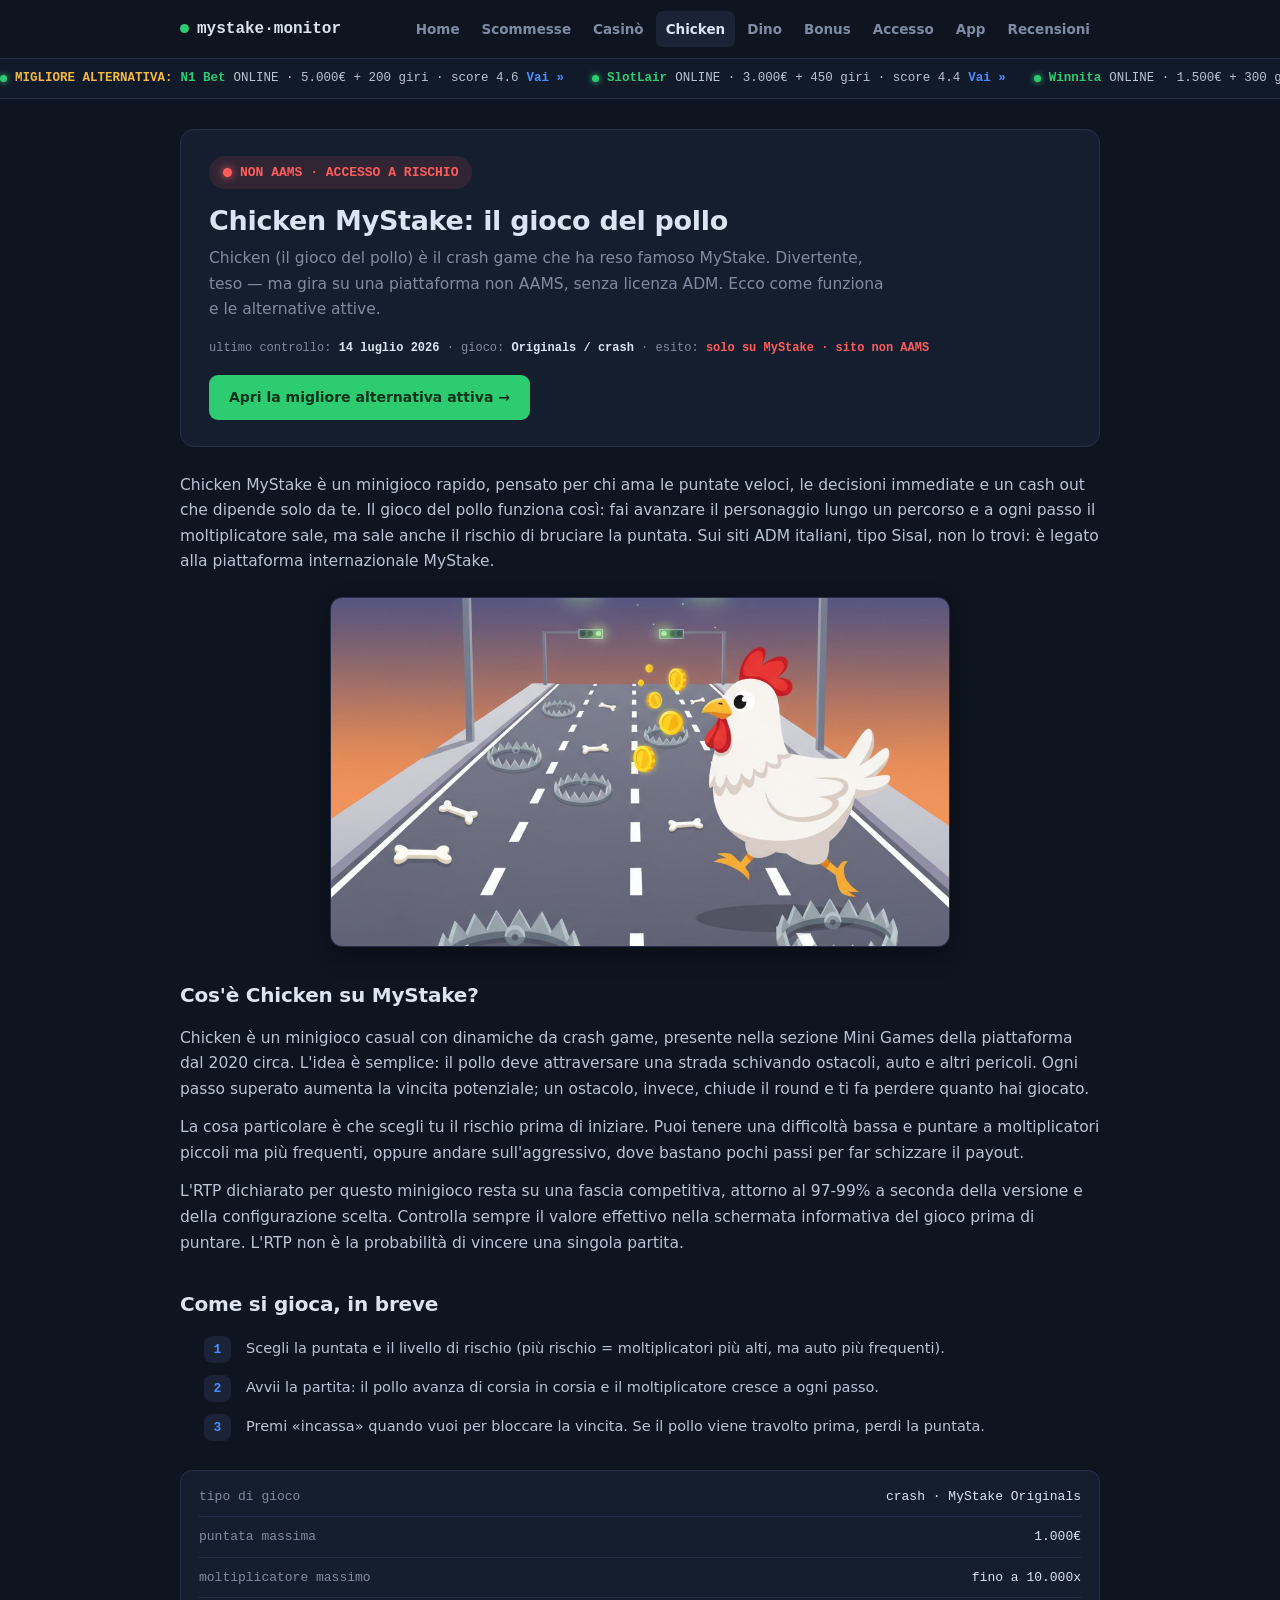
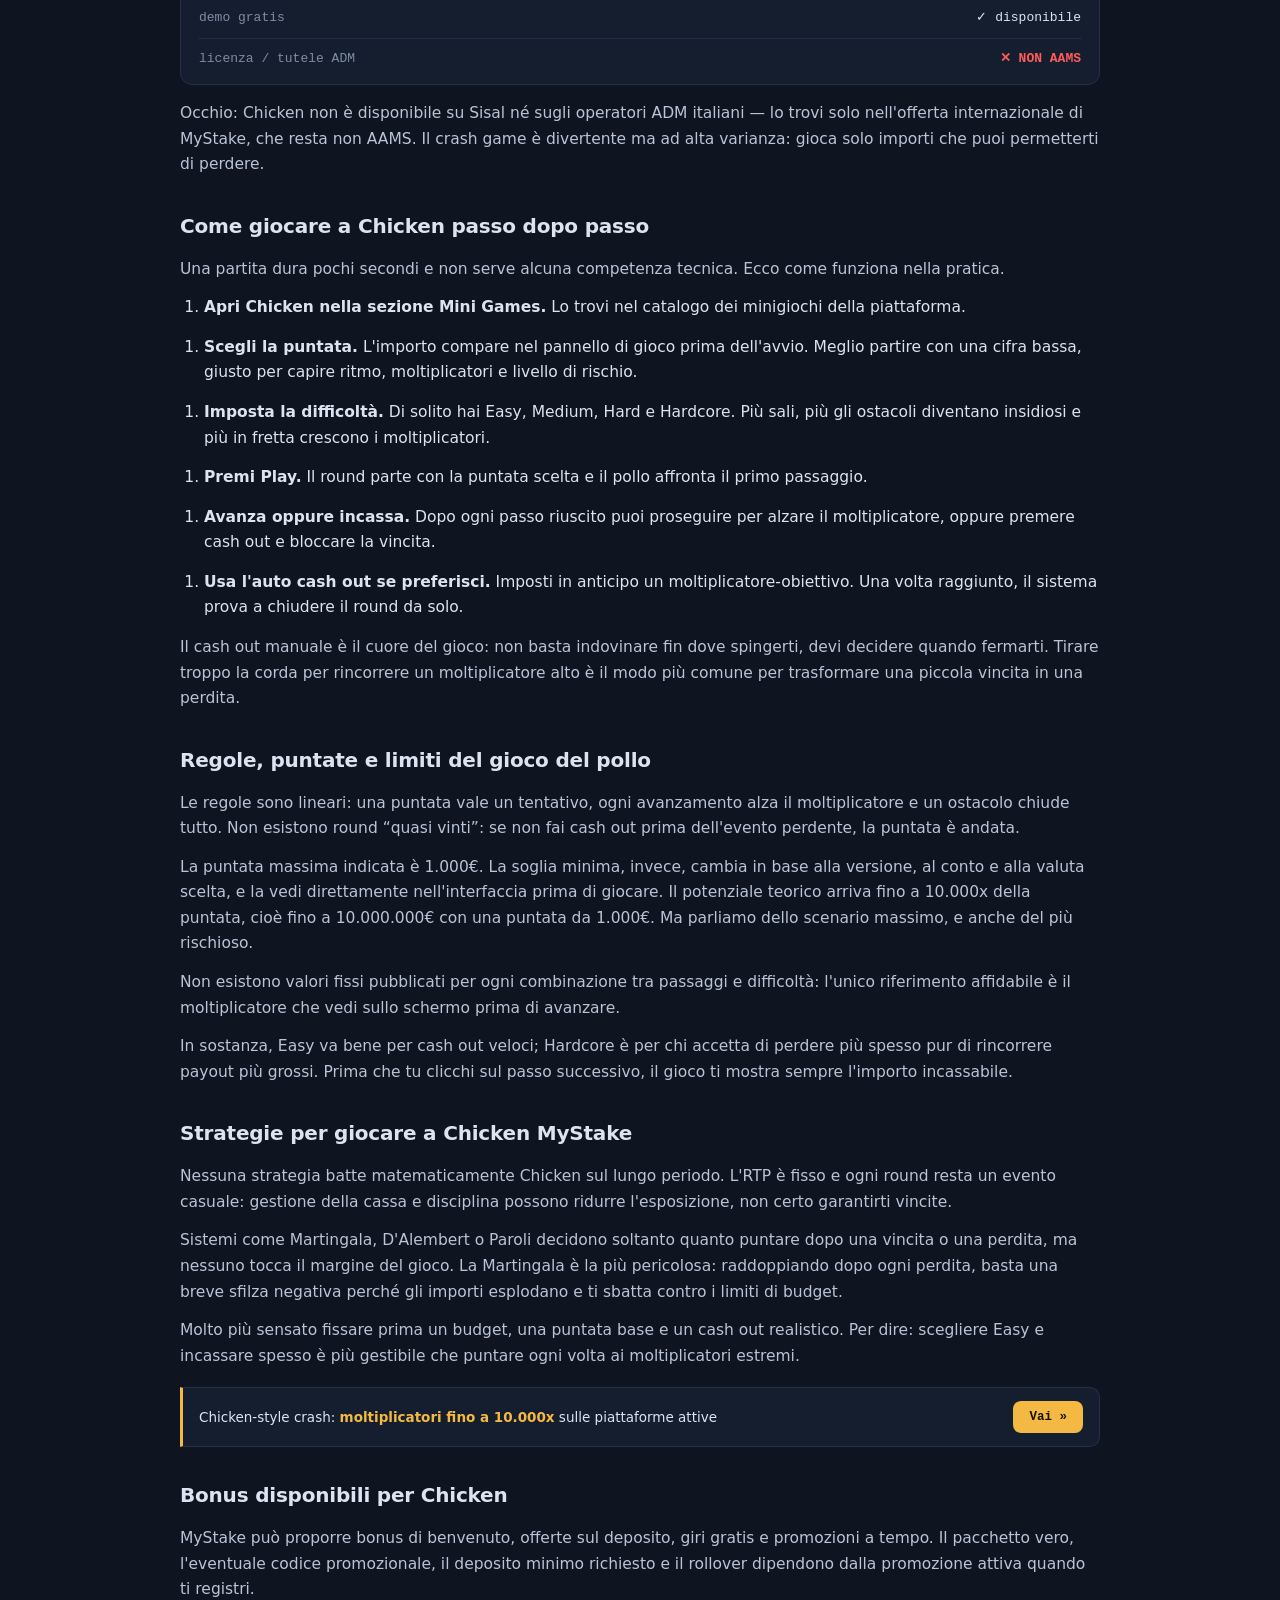
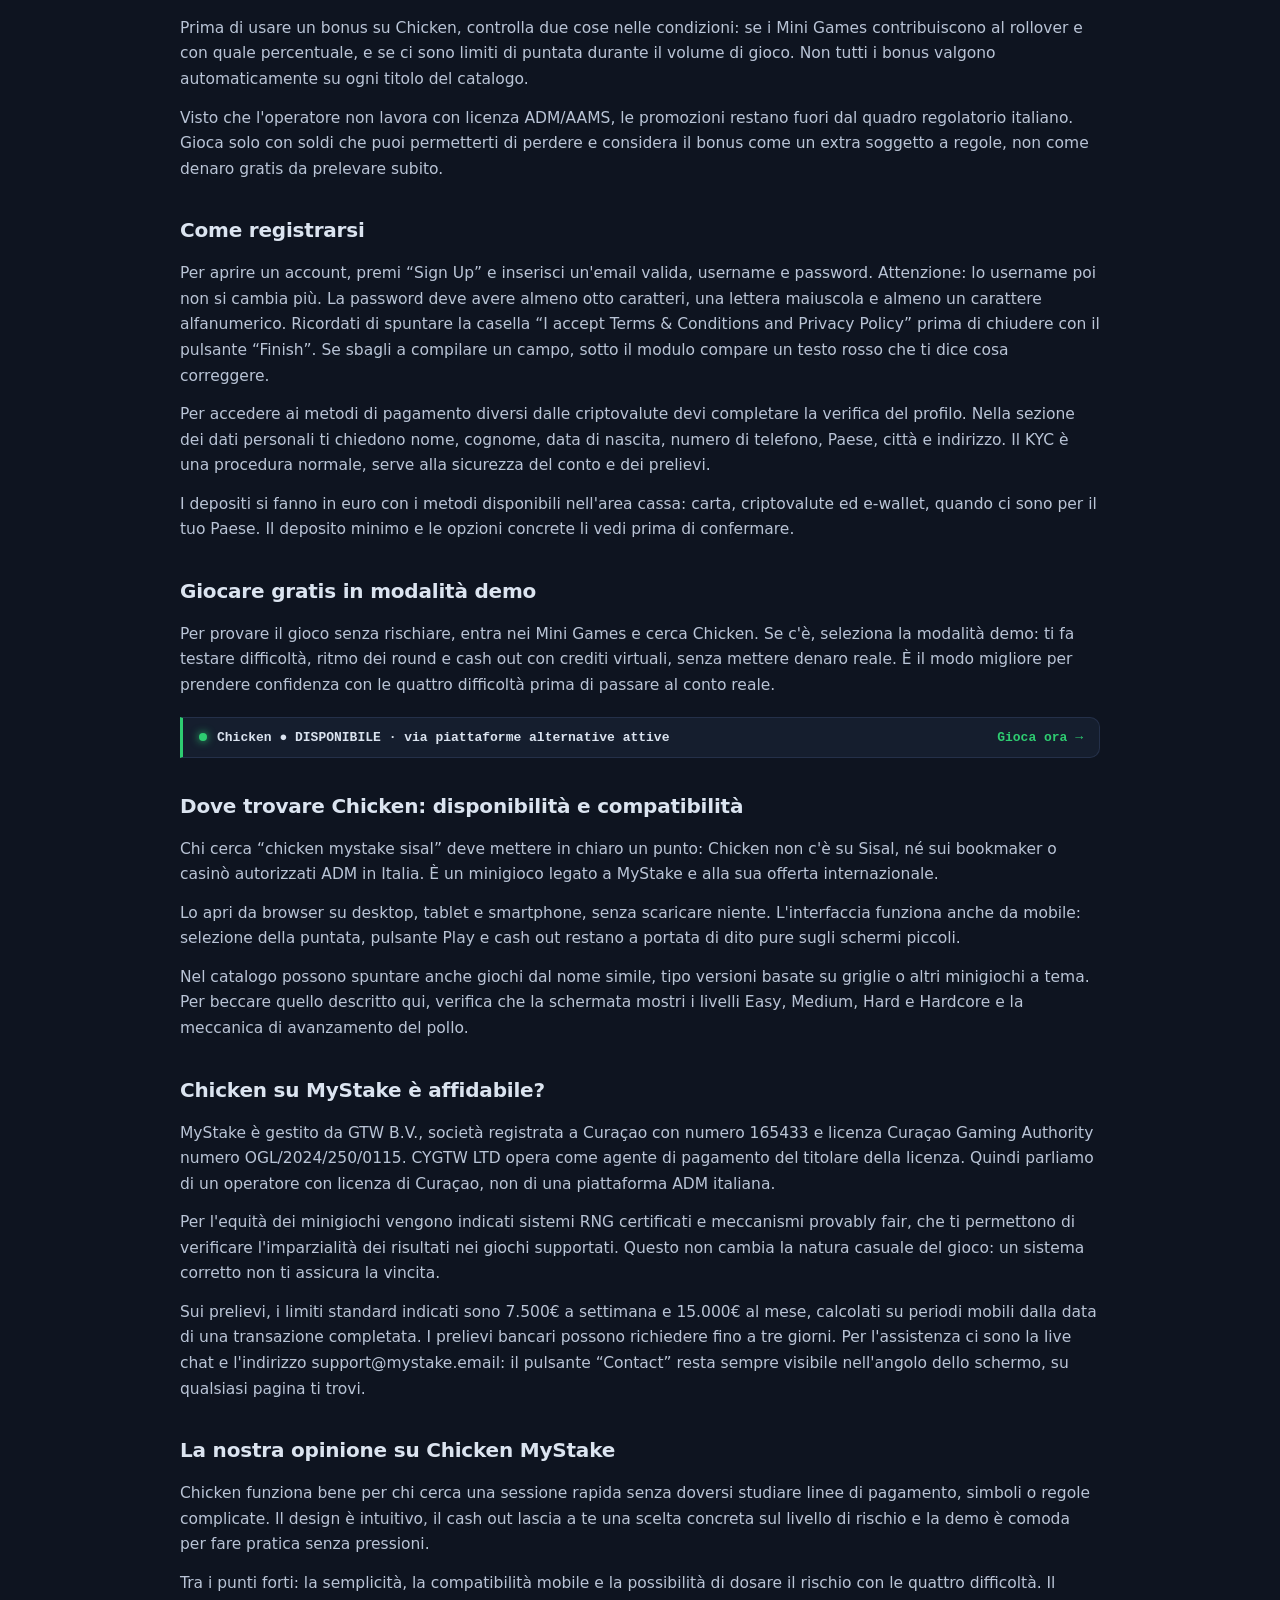
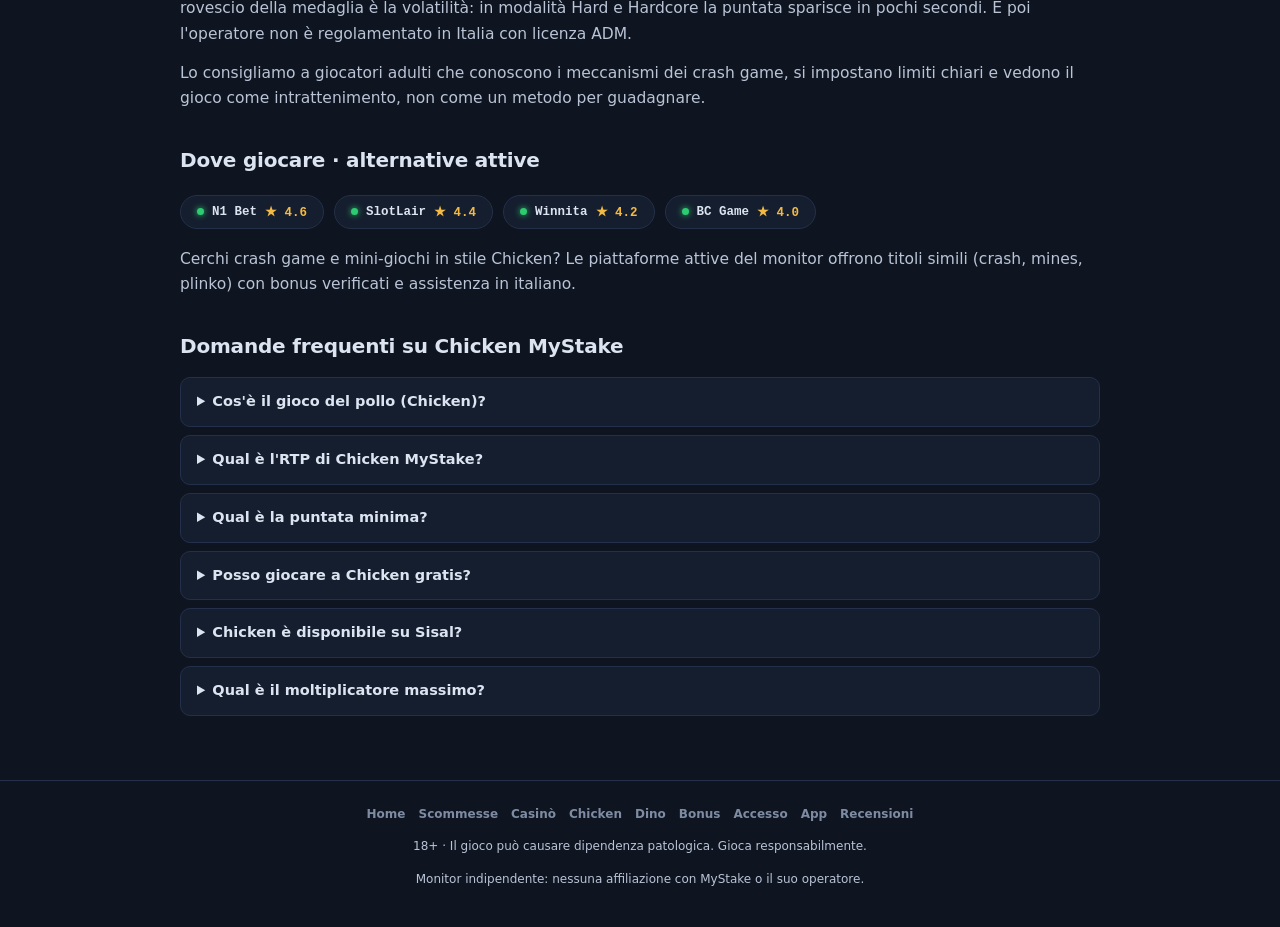
<file: chicken/index.html>
<!DOCTYPE html>
<html lang="it">
<head>
<meta charset="utf-8">
<meta name="viewport" content="width=device-width,initial-scale=1">
<title>Chicken MyStake: gioco del pollo non AAMS e alternative</title>
<meta name="description" content="Chicken MyStake (gioco del pollo): come funziona il crash game degli Originals, puntate e demo — su una piattaforma non AAMS. E le alternative attive. 18+.">
<link rel="canonical" href="https://mystake-non-aams.com/chicken/">
<link rel="alternate" hreflang="it-it" href="https://mystake-non-aams.com/chicken/">
<link rel="alternate" hreflang="x-default" href="https://mystake-non-aams.com/">
<link rel="icon" type="image/svg+xml" href="/favicon.svg">
<link rel="stylesheet" href="/assets/style.css">
<script type="application/ld+json">{"@context": "https://schema.org", "@type": "FAQPage", "mainEntity": [{"@type": "Question", "name": "Cos&#x27;è il gioco del pollo (Chicken)?", "acceptedAnswer": {"@type": "Answer", "text": "È un minigioco crash in cui un pollo avanza lungo un percorso pieno di ostacoli: a ogni passo riuscito il moltiplicatore cresce, ma un ostacolo chiude il round. L&#x27;obiettivo è incassare (cash out) prima di sbagliare, decidendo tu quando fermarti."}}, {"@type": "Question", "name": "Qual è l&#x27;RTP di Chicken MyStake?", "acceptedAnswer": {"@type": "Answer", "text": "Di solito viene indicato in una fascia tra 97% e 99%, ma il dato che conta è quello riportato nella schermata informativa della versione che hai aperto."}}, {"@type": "Question", "name": "Qual è la puntata minima?", "acceptedAnswer": {"@type": "Answer", "text": "La puntata minima cambia in base alla versione, alla valuta e alle impostazioni del conto. La puntata massima indicata è 1.000€."}}, {"@type": "Question", "name": "Posso giocare a Chicken gratis?", "acceptedAnswer": {"@type": "Answer", "text": "Sì. Quando la modalità demo è disponibile, puoi provare Chicken con crediti virtuali prima di usare denaro reale."}}, {"@type": "Question", "name": "Chicken è disponibile su Sisal?", "acceptedAnswer": {"@type": "Answer", "text": "No. Chicken non c&#x27;è su Sisal né sugli operatori ADM/AAMS italiani; lo trovi nell&#x27;offerta internazionale di MyStake."}}, {"@type": "Question", "name": "Qual è il moltiplicatore massimo?", "acceptedAnswer": {"@type": "Answer", "text": "Il potenziale massimo indicato arriva fino a 10.000x la puntata, raggiungibile solo nelle condizioni di rischio più alto."}}]}</script><script type="application/ld+json">{"@context":"https://schema.org","@type":"BreadcrumbList","itemListElement":[{"@type":"ListItem","position":1,"name":"Home","item":"https://mystake-non-aams.com/"},{"@type":"ListItem","position":2,"name":"Chicken","item":"https://mystake-non-aams.com/chicken/"}]}</script>
</head>
<body>
<header class="hd"><div class="wrap"><a class="lg" href="/"><i></i>mystake·monitor</a><nav><a href="/">Home</a><a href="/scommesse/">Scommesse</a><a href="/casino/">Casinò</a><a href="/chicken/" class="on">Chicken</a><a href="/dino/">Dino</a><a href="/bonus/">Bonus</a><a href="/accesso/">Accesso</a><a href="/app/">App</a><a href="/recensioni/">Recensioni</a></nav></div></header>
<div class="ticker"><div class="in"><a href="/referral-link?sub_id_1=n1" rel="nofollow"><i></i><span class="lbl">MIGLIORE ALTERNATIVA:</span> <b>N1 Bet</b> ONLINE · 5.000€ + 200 giri · score 4.6 <span class="go">Vai »</span></a><a href="/referral-link?sub_id_1=slotlair" rel="nofollow"><i></i><b>SlotLair</b> ONLINE · 3.000€ + 450 giri · score 4.4 <span class="go">Vai »</span></a><a href="/referral-link?sub_id_1=winita" rel="nofollow"><i></i><b>Winnita</b> ONLINE · 1.500€ + 300 giri · score 4.2 <span class="go">Vai »</span></a><a href="/referral-link?sub_id_1=bc" rel="nofollow"><i></i><b>BC Game</b> ONLINE · Free Bet 100$ · score 4.0 <span class="go">Vai »</span></a><a href="/referral-link?sub_id_1=n1" rel="nofollow"><i></i><span class="lbl">MIGLIORE ALTERNATIVA:</span> <b>N1 Bet</b> ONLINE · 5.000€ + 200 giri · score 4.6 <span class="go">Vai »</span></a><a href="/referral-link?sub_id_1=slotlair" rel="nofollow"><i></i><b>SlotLair</b> ONLINE · 3.000€ + 450 giri · score 4.4 <span class="go">Vai »</span></a><a href="/referral-link?sub_id_1=winita" rel="nofollow"><i></i><b>Winnita</b> ONLINE · 1.500€ + 300 giri · score 4.2 <span class="go">Vai »</span></a><a href="/referral-link?sub_id_1=bc" rel="nofollow"><i></i><b>BC Game</b> ONLINE · Free Bet 100$ · score 4.0 <span class="go">Vai »</span></a></div></div>
<main><div class="wrap">
<div class="status">
<div class="row"><span class="badge off"><i></i>NON AAMS · ACCESSO A RISCHIO</span></div>
<h1>Chicken MyStake: il gioco del pollo</h1>
<p class="sub">Chicken (il gioco del pollo) è il crash game che ha reso famoso MyStake. Divertente, teso — ma gira su una piattaforma non AAMS, senza licenza ADM. Ecco come funziona e le alternative attive.</p>
<div class="meta">ultimo controllo: <b>14 luglio 2026</b> · gioco: <b>Originals / crash</b> · esito: <b class="err" style="color:var(--err)">solo su MyStake · sito non AAMS</b></div>
<a class="scta" href="/referral-link?sub_id_1=n1" rel="nofollow">Apri la migliore alternativa attiva →</a>
</div>

<p>Chicken MyStake è un minigioco rapido, pensato per chi ama le puntate veloci, le decisioni immediate e un cash out che dipende solo da te. Il gioco del pollo funziona così: fai avanzare il personaggio lungo un percorso e a ogni passo il moltiplicatore sale, ma sale anche il rischio di bruciare la puntata. Sui siti ADM italiani, tipo Sisal, non lo trovi: è legato alla piattaforma internazionale MyStake.</p>

<img class="ximg" src="/assets/xtra-chicken.jpg" alt="Chicken — il gioco del pollo" width="1200" height="675" loading="lazy">
<h2>Cos&#x27;è Chicken su MyStake?</h2>
<p>Chicken è un minigioco casual con dinamiche da crash game, presente nella sezione Mini Games della piattaforma dal 2020 circa. L&#x27;idea è semplice: il pollo deve attraversare una strada schivando ostacoli, auto e altri pericoli. Ogni passo superato aumenta la vincita potenziale; un ostacolo, invece, chiude il round e ti fa perdere quanto hai giocato.</p>
<p>La cosa particolare è che scegli tu il rischio prima di iniziare. Puoi tenere una difficoltà bassa e puntare a moltiplicatori piccoli ma più frequenti, oppure andare sull&#x27;aggressivo, dove bastano pochi passi per far schizzare il payout.</p>
<p>L&#x27;RTP dichiarato per questo minigioco resta su una fascia competitiva, attorno al 97-99% a seconda della versione e della configurazione scelta. Controlla sempre il valore effettivo nella schermata informativa del gioco prima di puntare. L&#x27;RTP non è la probabilità di vincere una singola partita.</p>

<h2>Come si gioca, in breve</h2>
<ol class="steps">
<li>Scegli la puntata e il livello di rischio (più rischio = moltiplicatori più alti, ma auto più frequenti).</li>
<li>Avvii la partita: il pollo avanza di corsia in corsia e il moltiplicatore cresce a ogni passo.</li>
<li>Premi «incassa» quando vuoi per bloccare la vincita. Se il pollo viene travolto prima, perdi la puntata.</li>
</ol>
<div class="kv">
<div class="r"><span class="k">tipo di gioco</span><span>crash · MyStake Originals</span></div>
<div class="r"><span class="k">puntata massima</span><span>1.000€</span></div>
<div class="r"><span class="k">moltiplicatore massimo</span><span>fino a 10.000x</span></div>
<div class="r"><span class="k">demo gratis</span><span>✓ disponibile</span></div>
<div class="r"><span class="k">licenza / tutele ADM</span><span class="err">✕ NON AAMS</span></div>
</div>
<p>Occhio: Chicken non è disponibile su Sisal né sugli operatori ADM italiani — lo trovi solo nell'offerta internazionale di MyStake, che resta non AAMS. Il crash game è divertente ma ad alta varianza: gioca solo importi che puoi permetterti di perdere.</p>
<h2>Come giocare a Chicken passo dopo passo</h2>
<p>Una partita dura pochi secondi e non serve alcuna competenza tecnica. Ecco come funziona nella pratica.</p>
<ol><li><b>Apri Chicken nella sezione Mini Games.</b> Lo trovi nel catalogo dei minigiochi della piattaforma.</li></ol>
<ol><li><b>Scegli la puntata.</b> L&#x27;importo compare nel pannello di gioco prima dell&#x27;avvio. Meglio partire con una cifra bassa, giusto per capire ritmo, moltiplicatori e livello di rischio.</li></ol>
<ol><li><b>Imposta la difficoltà.</b> Di solito hai Easy, Medium, Hard e Hardcore. Più sali, più gli ostacoli diventano insidiosi e più in fretta crescono i moltiplicatori.</li></ol>
<ol><li><b>Premi Play.</b> Il round parte con la puntata scelta e il pollo affronta il primo passaggio.</li></ol>
<ol><li><b>Avanza oppure incassa.</b> Dopo ogni passo riuscito puoi proseguire per alzare il moltiplicatore, oppure premere cash out e bloccare la vincita.</li></ol>
<ol><li><b>Usa l&#x27;auto cash out se preferisci.</b> Imposti in anticipo un moltiplicatore-obiettivo. Una volta raggiunto, il sistema prova a chiudere il round da solo.</li></ol>
<p>Il cash out manuale è il cuore del gioco: non basta indovinare fin dove spingerti, devi decidere quando fermarti. Tirare troppo la corda per rincorrere un moltiplicatore alto è il modo più comune per trasformare una piccola vincita in una perdita.</p>
<h2>Regole, puntate e limiti del gioco del pollo</h2>
<p>Le regole sono lineari: una puntata vale un tentativo, ogni avanzamento alza il moltiplicatore e un ostacolo chiude tutto. Non esistono round “quasi vinti”: se non fai cash out prima dell&#x27;evento perdente, la puntata è andata.</p>
<p>La puntata massima indicata è 1.000€. La soglia minima, invece, cambia in base alla versione, al conto e alla valuta scelta, e la vedi direttamente nell&#x27;interfaccia prima di giocare. Il potenziale teorico arriva fino a 10.000x della puntata, cioè fino a 10.000.000€ con una puntata da 1.000€. Ma parliamo dello scenario massimo, e anche del più rischioso.</p>
<p>Non esistono valori fissi pubblicati per ogni combinazione tra passaggi e difficoltà: l&#x27;unico riferimento affidabile è il moltiplicatore che vedi sullo schermo prima di avanzare.</p>
<p>In sostanza, Easy va bene per cash out veloci; Hardcore è per chi accetta di perdere più spesso pur di rincorrere payout più grossi. Prima che tu clicchi sul passo successivo, il gioco ti mostra sempre l&#x27;importo incassabile.</p>
<h2>Strategie per giocare a Chicken MyStake</h2>
<p>Nessuna strategia batte matematicamente Chicken sul lungo periodo. L&#x27;RTP è fisso e ogni round resta un evento casuale: gestione della cassa e disciplina possono ridurre l&#x27;esposizione, non certo garantirti vincite.</p>
<p>Sistemi come Martingala, D&#x27;Alembert o Paroli decidono soltanto quanto puntare dopo una vincita o una perdita, ma nessuno tocca il margine del gioco. La Martingala è la più pericolosa: raddoppiando dopo ogni perdita, basta una breve sfilza negativa perché gli importi esplodano e ti sbatta contro i limiti di budget.</p>
<p>Molto più sensato fissare prima un budget, una puntata base e un cash out realistico. Per dire: scegliere Easy e incassare spesso è più gestibile che puntare ogni volta ai moltiplicatori estremi.</p>

<div class="ctarow"><div class="tt">Chicken-style crash: <b>moltiplicatori fino a 10.000x</b> sulle piattaforme attive</div><a href="/referral-link?sub_id_1=n1" rel="nofollow">Vai »</a></div>
<h2>Bonus disponibili per Chicken</h2>
<p>MyStake può proporre bonus di benvenuto, offerte sul deposito, giri gratis e promozioni a tempo. Il pacchetto vero, l&#x27;eventuale codice promozionale, il deposito minimo richiesto e il rollover dipendono dalla promozione attiva quando ti registri.</p>
<p>Prima di usare un bonus su Chicken, controlla due cose nelle condizioni: se i Mini Games contribuiscono al rollover e con quale percentuale, e se ci sono limiti di puntata durante il volume di gioco. Non tutti i bonus valgono automaticamente su ogni titolo del catalogo.</p>
<p>Visto che l&#x27;operatore non lavora con licenza ADM/AAMS, le promozioni restano fuori dal quadro regolatorio italiano. Gioca solo con soldi che puoi permetterti di perdere e considera il bonus come un extra soggetto a regole, non come denaro gratis da prelevare subito.</p>
<h2>Come registrarsi</h2>
<p>Per aprire un account, premi “Sign Up” e inserisci un&#x27;email valida, username e password. Attenzione: lo username poi non si cambia più. La password deve avere almeno otto caratteri, una lettera maiuscola e almeno un carattere alfanumerico. Ricordati di spuntare la casella “I accept Terms &amp; Conditions and Privacy Policy” prima di chiudere con il pulsante “Finish”. Se sbagli a compilare un campo, sotto il modulo compare un testo rosso che ti dice cosa correggere.</p>
<p>Per accedere ai metodi di pagamento diversi dalle criptovalute devi completare la verifica del profilo. Nella sezione dei dati personali ti chiedono nome, cognome, data di nascita, numero di telefono, Paese, città e indirizzo. Il KYC è una procedura normale, serve alla sicurezza del conto e dei prelievi.</p>
<p>I depositi si fanno in euro con i metodi disponibili nell&#x27;area cassa: carta, criptovalute ed e-wallet, quando ci sono per il tuo Paese. Il deposito minimo e le opzioni concrete li vedi prima di confermare.</p>
<h2>Giocare gratis in modalità demo</h2>
<p>Per provare il gioco senza rischiare, entra nei Mini Games e cerca Chicken. Se c&#x27;è, seleziona la modalità demo: ti fa testare difficoltà, ritmo dei round e cash out con crediti virtuali, senza mettere denaro reale. È il modo migliore per prendere confidenza con le quattro difficoltà prima di passare al conto reale.</p>

<div class="uptime"><i></i>Chicken ● DISPONIBILE · via piattaforme alternative attive<a href="/referral-link?sub_id_1=n1" rel="nofollow">Gioca ora →</a></div>
<h2>Dove trovare Chicken: disponibilità e compatibilità</h2>
<p>Chi cerca “chicken mystake sisal” deve mettere in chiaro un punto: Chicken non c&#x27;è su Sisal, né sui bookmaker o casinò autorizzati ADM in Italia. È un minigioco legato a MyStake e alla sua offerta internazionale.</p>
<p>Lo apri da browser su desktop, tablet e smartphone, senza scaricare niente. L&#x27;interfaccia funziona anche da mobile: selezione della puntata, pulsante Play e cash out restano a portata di dito pure sugli schermi piccoli.</p>
<p>Nel catalogo possono spuntare anche giochi dal nome simile, tipo versioni basate su griglie o altri minigiochi a tema. Per beccare quello descritto qui, verifica che la schermata mostri i livelli Easy, Medium, Hard e Hardcore e la meccanica di avanzamento del pollo.</p>
<h2>Chicken su MyStake è affidabile?</h2>
<p>MyStake è gestito da GTW B.V., società registrata a Curaçao con numero 165433 e licenza Curaçao Gaming Authority numero OGL/2024/250/0115. CYGTW LTD opera come agente di pagamento del titolare della licenza. Quindi parliamo di un operatore con licenza di Curaçao, non di una piattaforma ADM italiana.</p>
<p>Per l&#x27;equità dei minigiochi vengono indicati sistemi RNG certificati e meccanismi provably fair, che ti permettono di verificare l&#x27;imparzialità dei risultati nei giochi supportati. Questo non cambia la natura casuale del gioco: un sistema corretto non ti assicura la vincita.</p>
<p>Sui prelievi, i limiti standard indicati sono 7.500€ a settimana e 15.000€ al mese, calcolati su periodi mobili dalla data di una transazione completata. I prelievi bancari possono richiedere fino a tre giorni. Per l&#x27;assistenza ci sono la live chat e l&#x27;indirizzo support@mystake.email: il pulsante “Contact” resta sempre visibile nell&#x27;angolo dello schermo, su qualsiasi pagina ti trovi.</p>
<h2>La nostra opinione su Chicken MyStake</h2>
<p>Chicken funziona bene per chi cerca una sessione rapida senza doversi studiare linee di pagamento, simboli o regole complicate. Il design è intuitivo, il cash out lascia a te una scelta concreta sul livello di rischio e la demo è comoda per fare pratica senza pressioni.</p>
<p>Tra i punti forti: la semplicità, la compatibilità mobile e la possibilità di dosare il rischio con le quattro difficoltà. Il rovescio della medaglia è la volatilità: in modalità Hard e Hardcore la puntata sparisce in pochi secondi. E poi l&#x27;operatore non è regolamentato in Italia con licenza ADM.</p>
<p>Lo consigliamo a giocatori adulti che conoscono i meccanismi dei crash game, si impostano limiti chiari e vedono il gioco come intrattenimento, non come un metodo per guadagnare.</p>

<h2>Dove giocare · alternative attive</h2>
<div class="apills"><a href="/referral-link?sub_id_1=n1" rel="nofollow"><i></i>N1 Bet <span class="sc">★ 4.6</span></a><a href="/referral-link?sub_id_1=slotlair" rel="nofollow"><i></i>SlotLair <span class="sc">★ 4.4</span></a><a href="/referral-link?sub_id_1=winita" rel="nofollow"><i></i>Winnita <span class="sc">★ 4.2</span></a><a href="/referral-link?sub_id_1=bc" rel="nofollow"><i></i>BC Game <span class="sc">★ 4.0</span></a></div>
<p>Cerchi crash game e mini-giochi in stile Chicken? Le piattaforme attive del monitor offrono titoli simili (crash, mines, plinko) con bonus verificati e assistenza in italiano.</p>
<h2>Domande frequenti su Chicken MyStake</h2>
<details><summary>Cos&#x27;è il gioco del pollo (Chicken)?</summary><p>È un minigioco crash in cui un pollo avanza lungo un percorso pieno di ostacoli: a ogni passo riuscito il moltiplicatore cresce, ma un ostacolo chiude il round. L&#x27;obiettivo è incassare (cash out) prima di sbagliare, decidendo tu quando fermarti.</p></details>
<details><summary>Qual è l&#x27;RTP di Chicken MyStake?</summary><p>Di solito viene indicato in una fascia tra 97% e 99%, ma il dato che conta è quello riportato nella schermata informativa della versione che hai aperto.</p></details>
<details><summary>Qual è la puntata minima?</summary><p>La puntata minima cambia in base alla versione, alla valuta e alle impostazioni del conto. La puntata massima indicata è 1.000€.</p></details>
<details><summary>Posso giocare a Chicken gratis?</summary><p>Sì. Quando la modalità demo è disponibile, puoi provare Chicken con crediti virtuali prima di usare denaro reale.</p></details>
<details><summary>Chicken è disponibile su Sisal?</summary><p>No. Chicken non c&#x27;è su Sisal né sugli operatori ADM/AAMS italiani; lo trovi nell&#x27;offerta internazionale di MyStake.</p></details>
<details><summary>Qual è il moltiplicatore massimo?</summary><p>Il potenziale massimo indicato arriva fino a 10.000x la puntata, raggiungibile solo nelle condizioni di rischio più alto.</p></details>
</div></main>
<footer class="ft"><div class="wrap"><nav><a href="/">Home</a><a href="/scommesse/">Scommesse</a><a href="/casino/">Casinò</a><a href="/chicken/">Chicken</a><a href="/dino/">Dino</a><a href="/bonus/">Bonus</a><a href="/accesso/">Accesso</a><a href="/app/">App</a><a href="/recensioni/">Recensioni</a></nav><p>18+ · Il gioco può causare dipendenza patologica. Gioca responsabilmente.</p><p>Monitor indipendente: nessuna affiliazione con MyStake o il suo operatore.</p></div></footer>
</body>
</html>
</file>
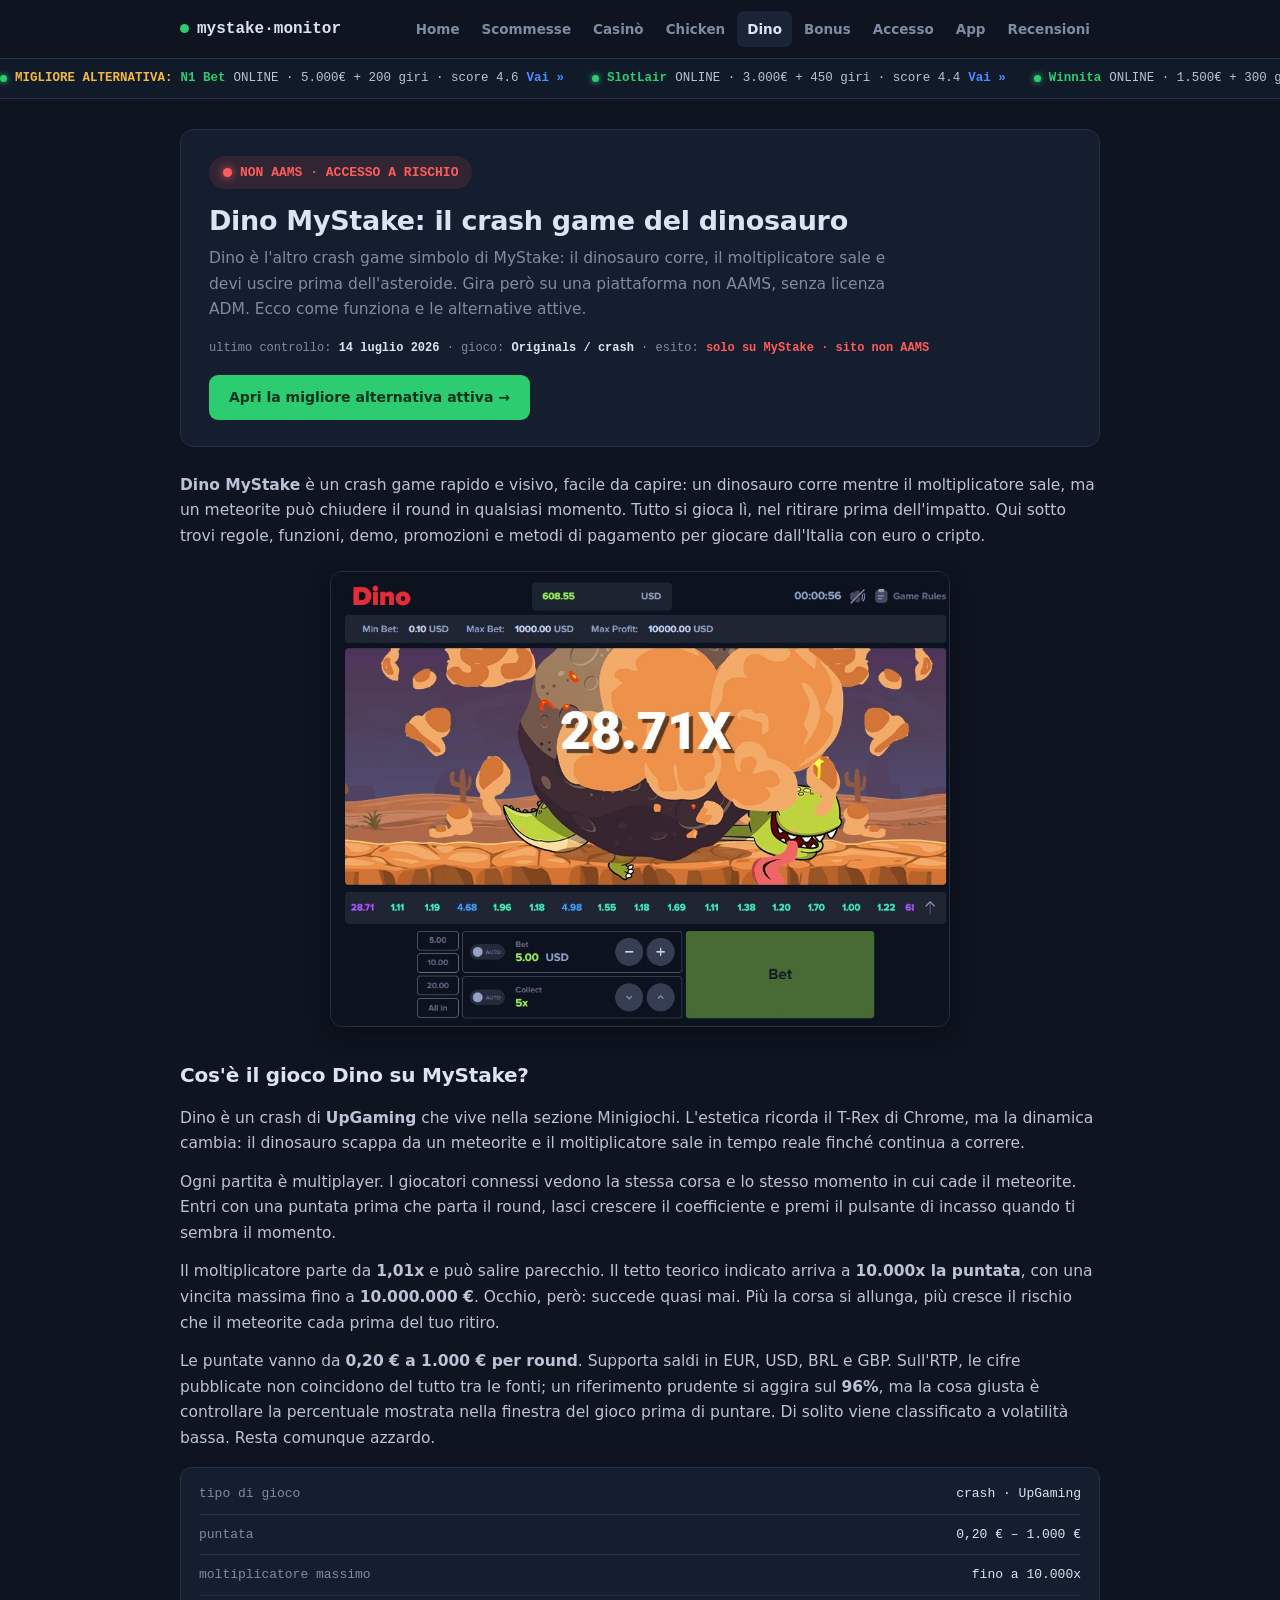
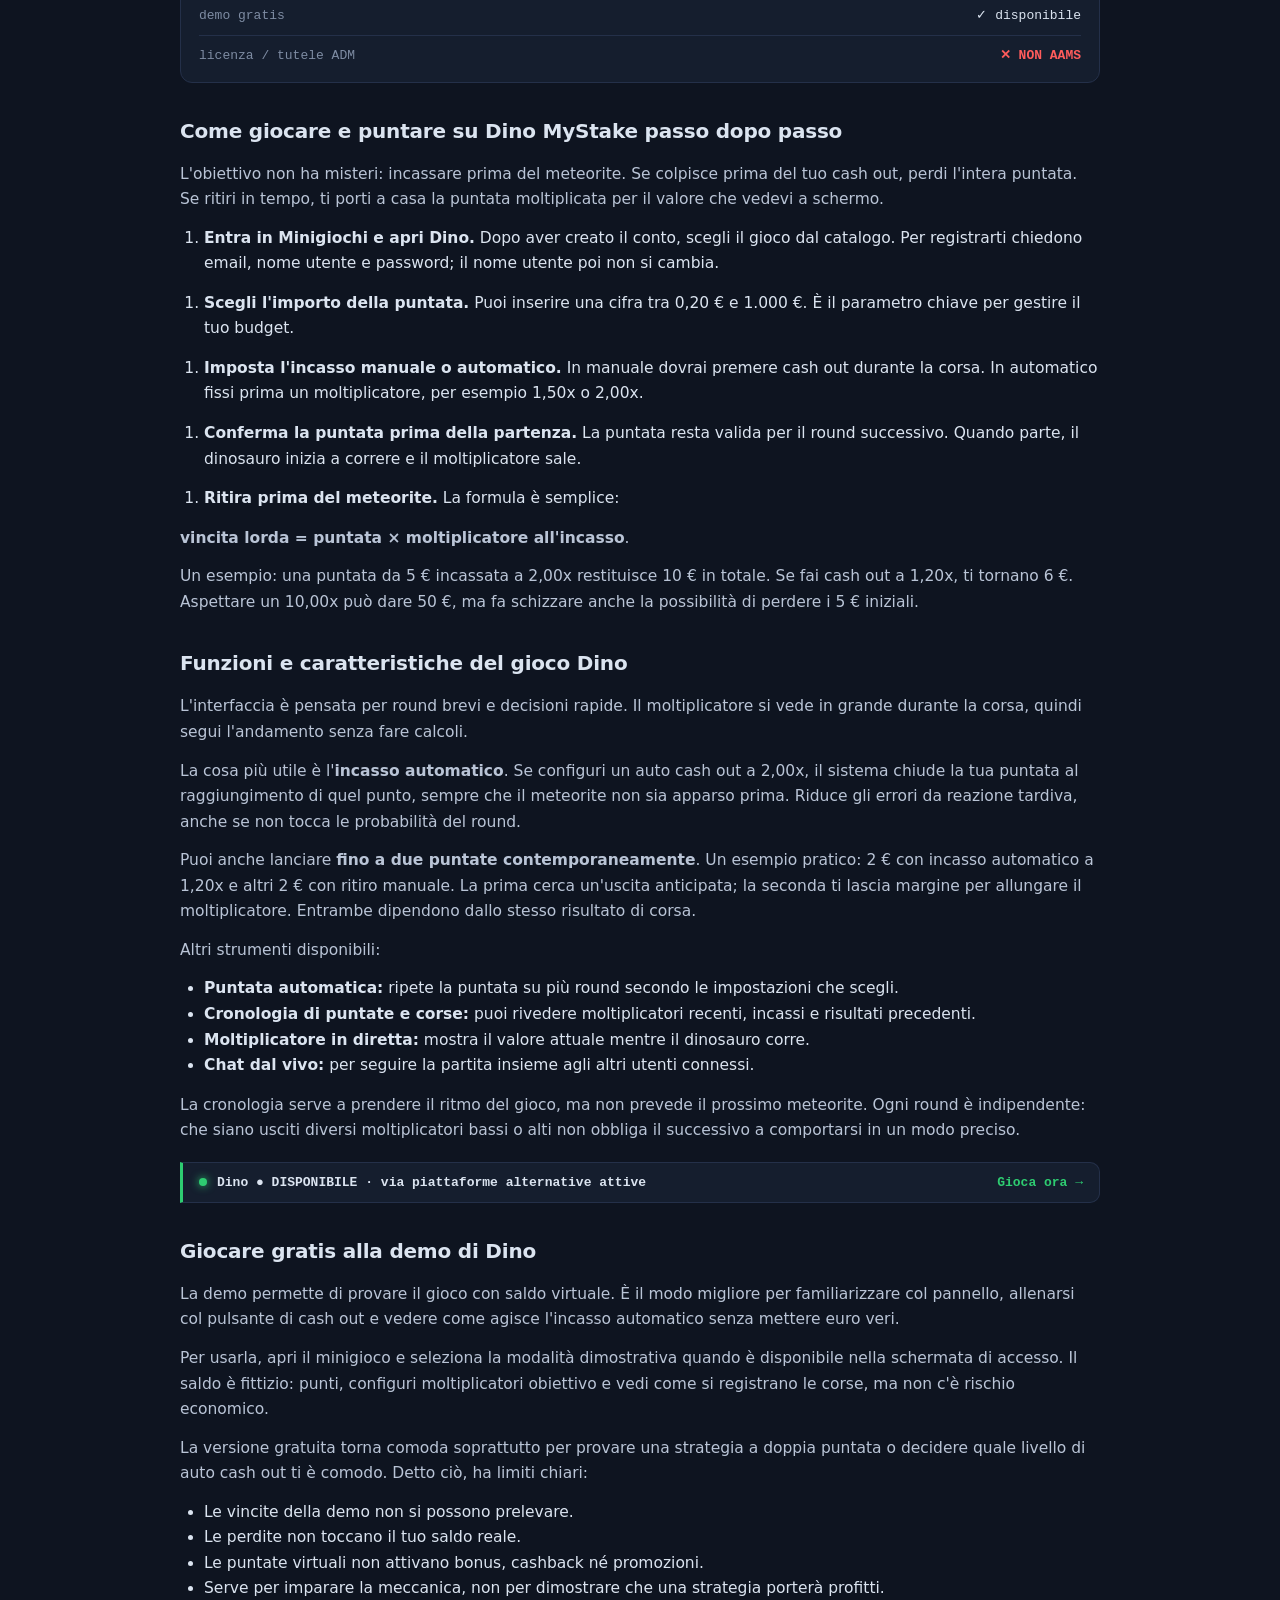
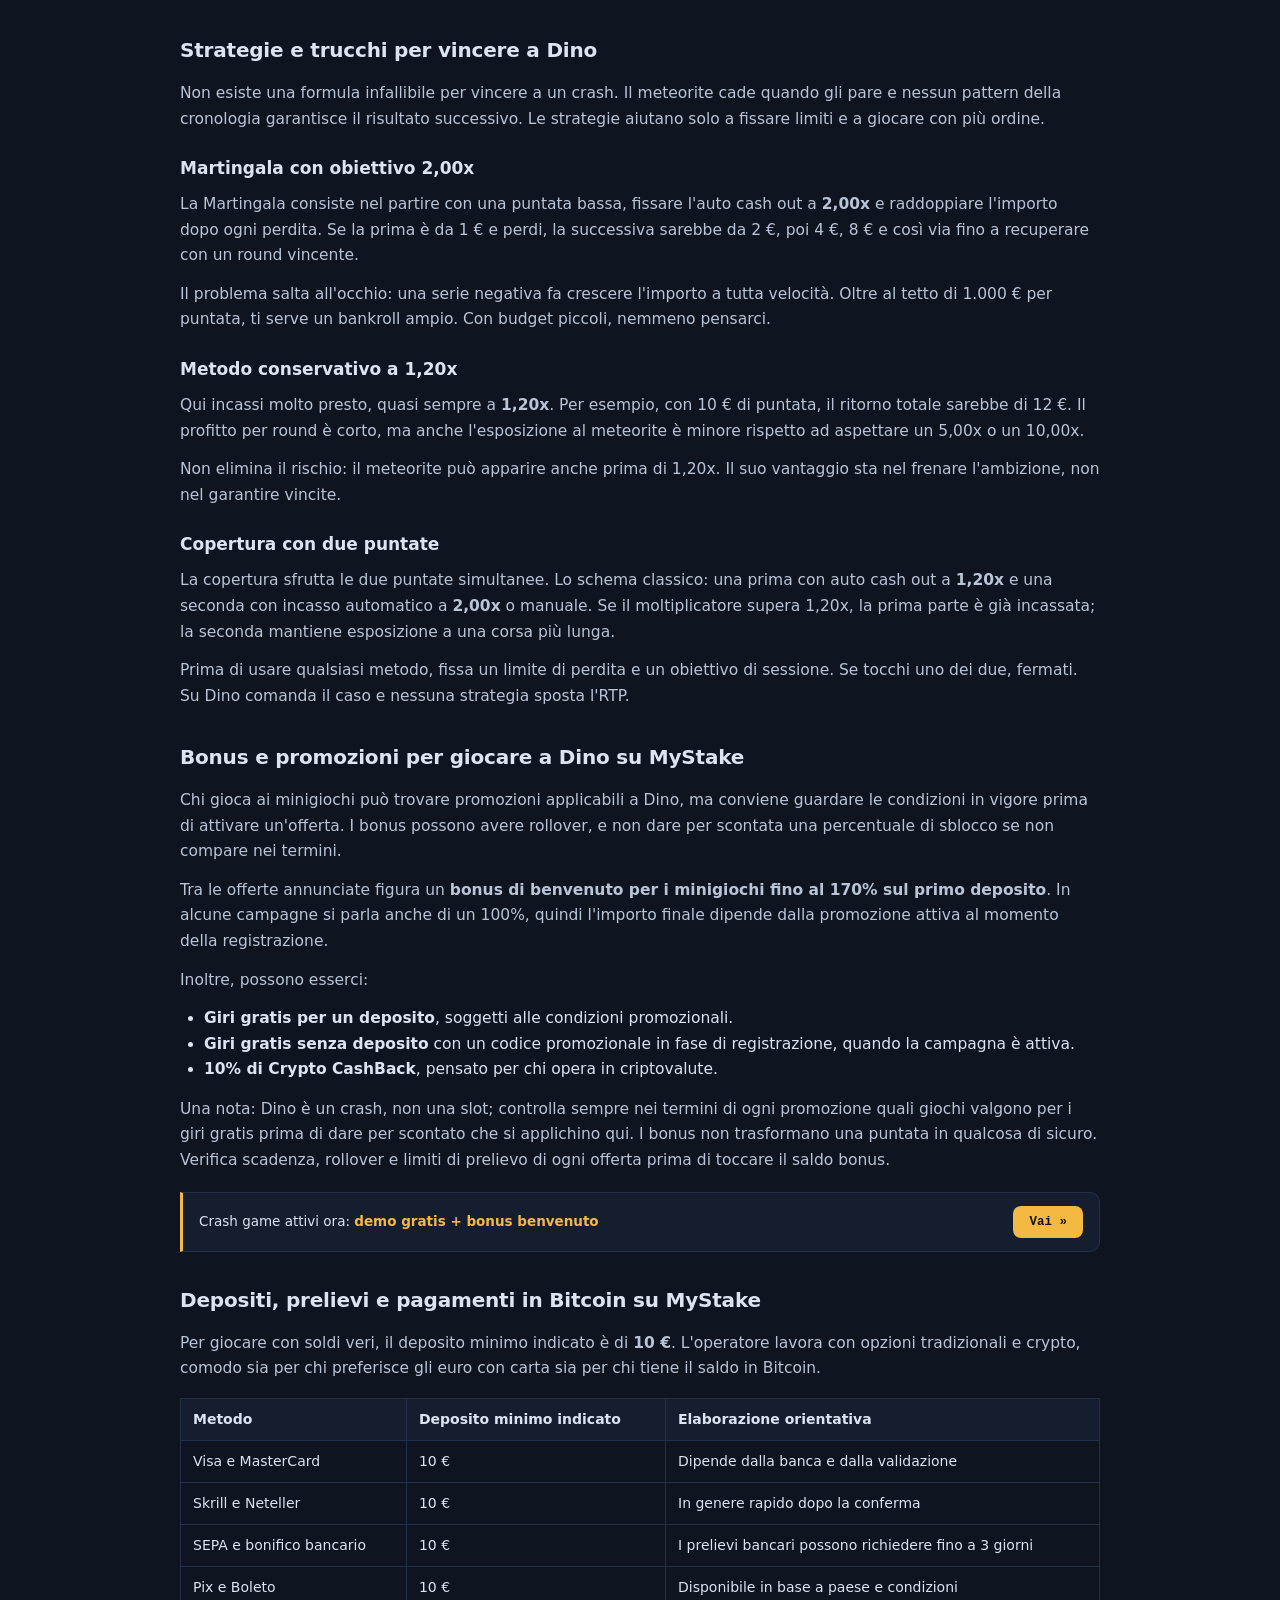
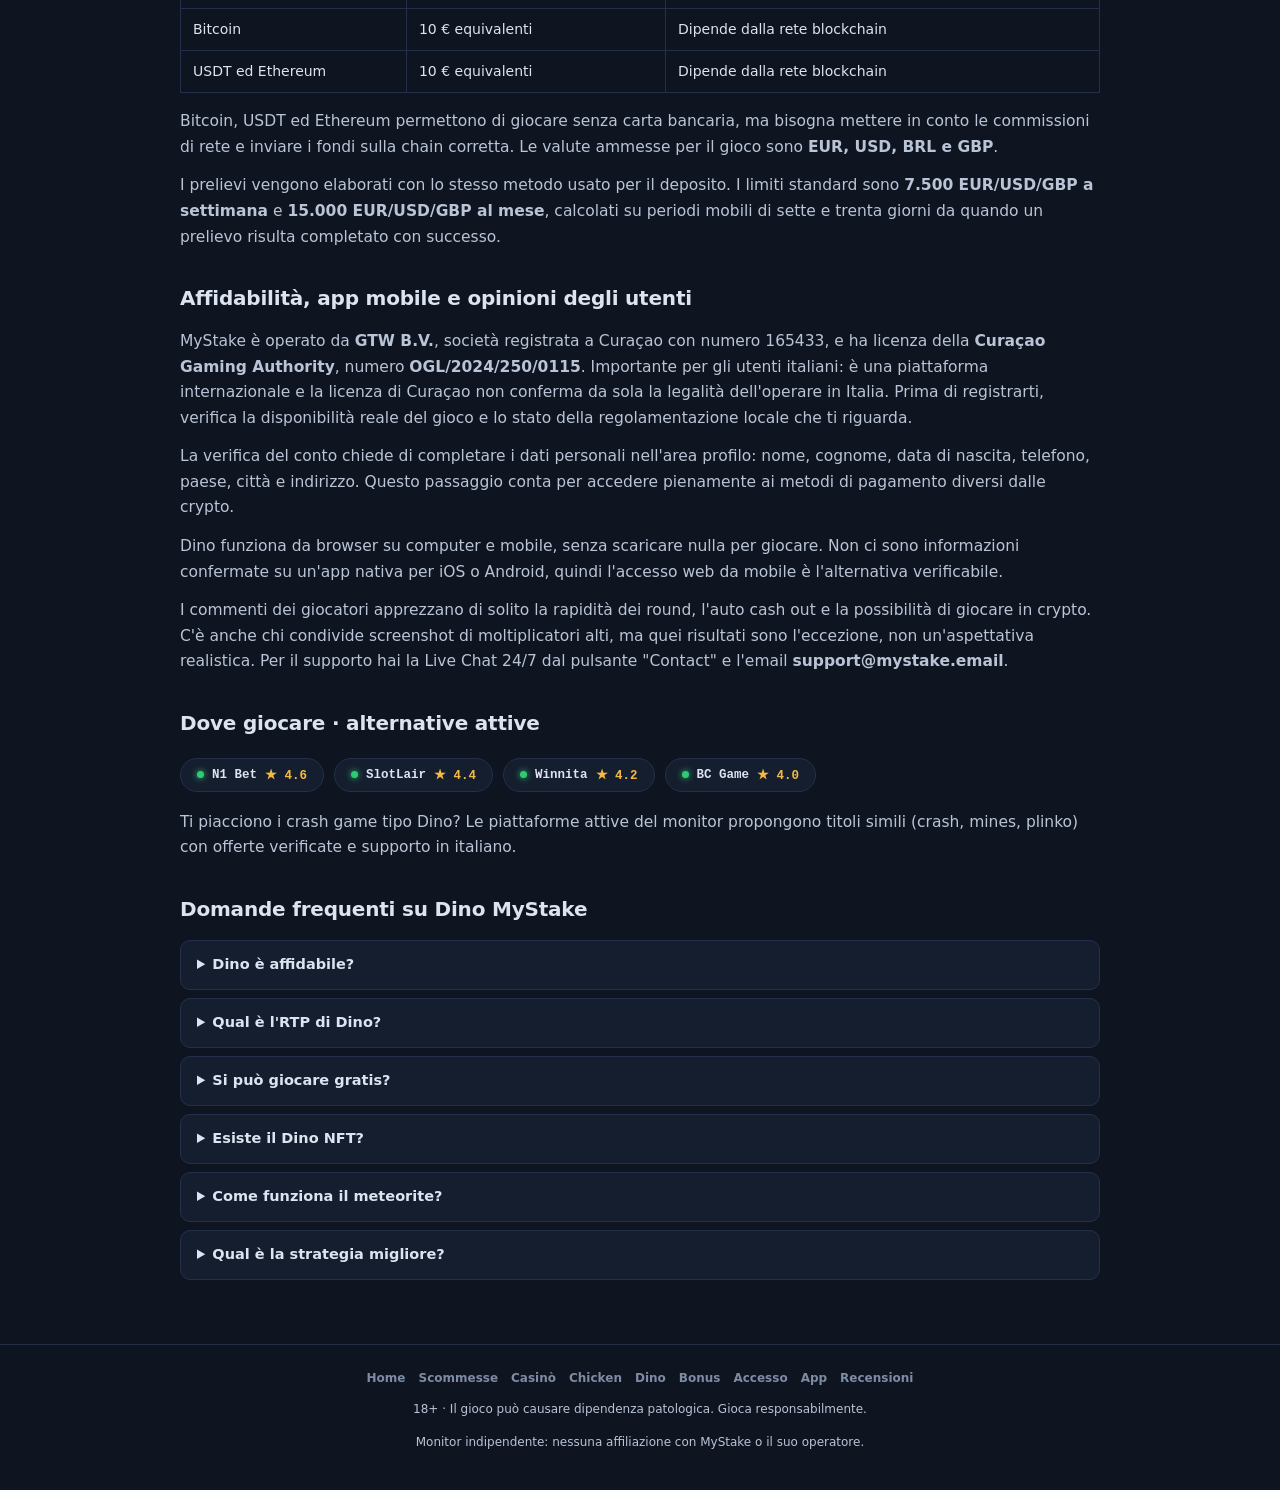
<file: dino/index.html>
<!DOCTYPE html>
<html lang="it">
<head>
<meta charset="utf-8">
<meta name="viewport" content="width=device-width,initial-scale=1">
<title>Dino MyStake: come funziona il crash game e le alternative</title>
<meta name="description" content="Dino MyStake: il crash game del dinosauro, regole, demo e moltiplicatori — su una piattaforma non AAMS senza licenza ADM. E le alternative attive. 18+.">
<link rel="canonical" href="https://mystake-non-aams.com/dino/">
<link rel="alternate" hreflang="it-it" href="https://mystake-non-aams.com/dino/">
<link rel="alternate" hreflang="x-default" href="https://mystake-non-aams.com/">
<link rel="icon" type="image/svg+xml" href="/favicon.svg">
<link rel="stylesheet" href="/assets/style.css">
<script type="application/ld+json">{"@context": "https://schema.org", "@type": "FAQPage", "mainEntity": [{"@type": "Question", "name": "Dino è affidabile?", "acceptedAnswer": {"@type": "Answer", "text": "Dino usa una meccanica crash trasparente: il moltiplicatore sale e il round finisce quando cade il meteorite. Il gioco sta su una piattaforma operata da GTW B.V. con licenza della Curaçao Gaming Authority. Detto questo, ogni puntata comporta rischio e i risultati non sono garantiti."}}, {"@type": "Question", "name": "Qual è l&#x27;RTP di Dino?", "acceptedAnswer": {"@type": "Answer", "text": "L&#x27;RTP si aggira sul 96%, anche se fonti diverse danno cifre differenti. La cosa consigliata è consultare la percentuale mostrata nella finestra del gioco prima di puntare, perché quello è il dato da prendere come riferimento attuale."}}, {"@type": "Question", "name": "Si può giocare gratis?", "acceptedAnswer": {"@type": "Answer", "text": "Sì. La demo usa saldo virtuale e permette di allenarsi con l&#x27;incasso manuale, l&#x27;auto cash out e le puntate doppie senza rischiare denaro. Le vincite di questa modalità non si possono prelevare né servono ad attivare bonus."}}, {"@type": "Question", "name": "Esiste il Dino NFT?", "acceptedAnswer": {"@type": "Answer", "text": "Dino è un minigioco crash di UpGaming dentro MyStake. Non ci sono informazioni confermate che il gioco includa un NFT proprio o che serva comprare asset digitali per giocare i round."}}, {"@type": "Question", "name": "Come funziona il meteorite?", "acceptedAnswer": {"@type": "Answer", "text": "Il meteorite segna la fine di ogni corsa. Se fai cash out prima che appaia, incassi la puntata moltiplicata per il valore raggiunto. Se colpisce prima dell&#x27;incasso, perdi quanto puntato in quel round."}}, {"@type": "Question", "name": "Qual è la strategia migliore?", "acceptedAnswer": {"@type": "Answer", "text": "Non esiste una strategia vincente garantita. L&#x27;auto cash out a 1,20x aiuta a cercare uscite anticipate, mentre una copertura con due puntate distribuisce il rischio. La cosa più pratica: puntare importi sostenibili, mettere limiti e non inseguire le perdite."}}]}</script><script type="application/ld+json">{"@context":"https://schema.org","@type":"BreadcrumbList","itemListElement":[{"@type":"ListItem","position":1,"name":"Home","item":"https://mystake-non-aams.com/"},{"@type":"ListItem","position":2,"name":"Dino","item":"https://mystake-non-aams.com/dino/"}]}</script>
</head>
<body>
<header class="hd"><div class="wrap"><a class="lg" href="/"><i></i>mystake·monitor</a><nav><a href="/">Home</a><a href="/scommesse/">Scommesse</a><a href="/casino/">Casinò</a><a href="/chicken/">Chicken</a><a href="/dino/" class="on">Dino</a><a href="/bonus/">Bonus</a><a href="/accesso/">Accesso</a><a href="/app/">App</a><a href="/recensioni/">Recensioni</a></nav></div></header>
<div class="ticker"><div class="in"><a href="/referral-link?sub_id_1=n1" rel="nofollow"><i></i><span class="lbl">MIGLIORE ALTERNATIVA:</span> <b>N1 Bet</b> ONLINE · 5.000€ + 200 giri · score 4.6 <span class="go">Vai »</span></a><a href="/referral-link?sub_id_1=slotlair" rel="nofollow"><i></i><b>SlotLair</b> ONLINE · 3.000€ + 450 giri · score 4.4 <span class="go">Vai »</span></a><a href="/referral-link?sub_id_1=winita" rel="nofollow"><i></i><b>Winnita</b> ONLINE · 1.500€ + 300 giri · score 4.2 <span class="go">Vai »</span></a><a href="/referral-link?sub_id_1=bc" rel="nofollow"><i></i><b>BC Game</b> ONLINE · Free Bet 100$ · score 4.0 <span class="go">Vai »</span></a><a href="/referral-link?sub_id_1=n1" rel="nofollow"><i></i><span class="lbl">MIGLIORE ALTERNATIVA:</span> <b>N1 Bet</b> ONLINE · 5.000€ + 200 giri · score 4.6 <span class="go">Vai »</span></a><a href="/referral-link?sub_id_1=slotlair" rel="nofollow"><i></i><b>SlotLair</b> ONLINE · 3.000€ + 450 giri · score 4.4 <span class="go">Vai »</span></a><a href="/referral-link?sub_id_1=winita" rel="nofollow"><i></i><b>Winnita</b> ONLINE · 1.500€ + 300 giri · score 4.2 <span class="go">Vai »</span></a><a href="/referral-link?sub_id_1=bc" rel="nofollow"><i></i><b>BC Game</b> ONLINE · Free Bet 100$ · score 4.0 <span class="go">Vai »</span></a></div></div>
<main><div class="wrap">
<div class="status">
<div class="row"><span class="badge off"><i></i>NON AAMS · ACCESSO A RISCHIO</span></div>
<h1>Dino MyStake: il crash game del dinosauro</h1>
<p class="sub">Dino è l'altro crash game simbolo di MyStake: il dinosauro corre, il moltiplicatore sale e devi uscire prima dell'asteroide. Gira però su una piattaforma non AAMS, senza licenza ADM. Ecco come funziona e le alternative attive.</p>
<div class="meta">ultimo controllo: <b>14 luglio 2026</b> · gioco: <b>Originals / crash</b> · esito: <b class="err" style="color:var(--err)">solo su MyStake · sito non AAMS</b></div>
<a class="scta" href="/referral-link?sub_id_1=n1" rel="nofollow">Apri la migliore alternativa attiva →</a>
</div>

<p><b>Dino MyStake</b> è un crash game rapido e visivo, facile da capire: un dinosauro corre mentre il moltiplicatore sale, ma un meteorite può chiudere il round in qualsiasi momento. Tutto si gioca lì, nel ritirare prima dell'impatto. Qui sotto trovi regole, funzioni, demo, promozioni e metodi di pagamento per giocare dall'Italia con euro o cripto.</p>

<img class="ximg" src="/assets/xtra-dino.jpg" alt="Dino — crash game" loading="lazy">
<h2>Cos&#x27;è il gioco Dino su MyStake?</h2>
<p>Dino è un crash di <b>UpGaming</b> che vive nella sezione Minigiochi. L&#x27;estetica ricorda il T-Rex di Chrome, ma la dinamica cambia: il dinosauro scappa da un meteorite e il moltiplicatore sale in tempo reale finché continua a correre.</p>
<p>Ogni partita è multiplayer. I giocatori connessi vedono la stessa corsa e lo stesso momento in cui cade il meteorite. Entri con una puntata prima che parta il round, lasci crescere il coefficiente e premi il pulsante di incasso quando ti sembra il momento.</p>
<p>Il moltiplicatore parte da <b>1,01x</b> e può salire parecchio. Il tetto teorico indicato arriva a <b>10.000x la puntata</b>, con una vincita massima fino a <b>10.000.000 €</b>. Occhio, però: succede quasi mai. Più la corsa si allunga, più cresce il rischio che il meteorite cada prima del tuo ritiro.</p>
<p>Le puntate vanno da <b>0,20 € a 1.000 € per round</b>. Supporta saldi in EUR, USD, BRL e GBP. Sull&#x27;RTP, le cifre pubblicate non coincidono del tutto tra le fonti; un riferimento prudente si aggira sul <b>96%</b>, ma la cosa giusta è controllare la percentuale mostrata nella finestra del gioco prima di puntare. Di solito viene classificato a volatilità bassa. Resta comunque azzardo.</p>

<div class="kv">
<div class="r"><span class="k">tipo di gioco</span><span>crash · UpGaming</span></div><div class="r"><span class="k">puntata</span><span>0,20 € – 1.000 €</span></div><div class="r"><span class="k">moltiplicatore massimo</span><span>fino a 10.000x</span></div><div class="r"><span class="k">demo gratis</span><span>✓ disponibile</span></div><div class="r"><span class="k">licenza / tutele ADM</span><span class="err">✕ NON AAMS</span></div>
</div>
<h2>Come giocare e puntare su Dino MyStake passo dopo passo</h2>
<p>L&#x27;obiettivo non ha misteri: incassare prima del meteorite. Se colpisce prima del tuo cash out, perdi l&#x27;intera puntata. Se ritiri in tempo, ti porti a casa la puntata moltiplicata per il valore che vedevi a schermo.</p>
<ol><li><b>Entra in Minigiochi e apri Dino.</b> Dopo aver creato il conto, scegli il gioco dal catalogo. Per registrarti chiedono email, nome utente e password; il nome utente poi non si cambia.</li></ol>
<ol><li><b>Scegli l&#x27;importo della puntata.</b> Puoi inserire una cifra tra 0,20 € e 1.000 €. È il parametro chiave per gestire il tuo budget.</li></ol>
<ol><li><b>Imposta l&#x27;incasso manuale o automatico.</b> In manuale dovrai premere cash out durante la corsa. In automatico fissi prima un moltiplicatore, per esempio 1,50x o 2,00x.</li></ol>
<ol><li><b>Conferma la puntata prima della partenza.</b> La puntata resta valida per il round successivo. Quando parte, il dinosauro inizia a correre e il moltiplicatore sale.</li></ol>
<ol><li><b>Ritira prima del meteorite.</b> La formula è semplice:</li></ol>
<p> <b>vincita lorda = puntata × moltiplicatore all&#x27;incasso</b>.</p>
<p>Un esempio: una puntata da 5 € incassata a 2,00x restituisce 10 € in totale. Se fai cash out a 1,20x, ti tornano 6 €. Aspettare un 10,00x può dare 50 €, ma fa schizzare anche la possibilità di perdere i 5 € iniziali.</p>
<h2>Funzioni e caratteristiche del gioco Dino</h2>
<p>L&#x27;interfaccia è pensata per round brevi e decisioni rapide. Il moltiplicatore si vede in grande durante la corsa, quindi segui l&#x27;andamento senza fare calcoli.</p>
<p>La cosa più utile è l&#x27;<b>incasso automatico</b>. Se configuri un auto cash out a 2,00x, il sistema chiude la tua puntata al raggiungimento di quel punto, sempre che il meteorite non sia apparso prima. Riduce gli errori da reazione tardiva, anche se non tocca le probabilità del round.</p>
<p>Puoi anche lanciare <b>fino a due puntate contemporaneamente</b>. Un esempio pratico: 2 € con incasso automatico a 1,20x e altri 2 € con ritiro manuale. La prima cerca un&#x27;uscita anticipata; la seconda ti lascia margine per allungare il moltiplicatore. Entrambe dipendono dallo stesso risultato di corsa.</p>
<p>Altri strumenti disponibili:</p>
<ul><li><b>Puntata automatica:</b> ripete la puntata su più round secondo le impostazioni che scegli.</li><li><b>Cronologia di puntate e corse:</b> puoi rivedere moltiplicatori recenti, incassi e risultati precedenti.</li><li><b>Moltiplicatore in diretta:</b> mostra il valore attuale mentre il dinosauro corre.</li><li><b>Chat dal vivo:</b> per seguire la partita insieme agli altri utenti connessi.</li></ul>
<p>La cronologia serve a prendere il ritmo del gioco, ma non prevede il prossimo meteorite. Ogni round è indipendente: che siano usciti diversi moltiplicatori bassi o alti non obbliga il successivo a comportarsi in un modo preciso.</p>

<div class="uptime"><i></i>Dino ● DISPONIBILE · via piattaforme alternative attive<a href="/referral-link?sub_id_1=n1" rel="nofollow">Gioca ora →</a></div>
<h2>Giocare gratis alla demo di Dino</h2>
<p>La demo permette di provare il gioco con saldo virtuale. È il modo migliore per familiarizzare col pannello, allenarsi col pulsante di cash out e vedere come agisce l&#x27;incasso automatico senza mettere euro veri.</p>
<p>Per usarla, apri il minigioco e seleziona la modalità dimostrativa quando è disponibile nella schermata di accesso. Il saldo è fittizio: punti, configuri moltiplicatori obiettivo e vedi come si registrano le corse, ma non c&#x27;è rischio economico.</p>
<p>La versione gratuita torna comoda soprattutto per provare una strategia a doppia puntata o decidere quale livello di auto cash out ti è comodo. Detto ciò, ha limiti chiari:</p>
<ul><li>Le vincite della demo non si possono prelevare.</li><li>Le perdite non toccano il tuo saldo reale.</li><li>Le puntate virtuali non attivano bonus, cashback né promozioni.</li><li>Serve per imparare la meccanica, non per dimostrare che una strategia porterà profitti.</li></ul>
<h2>Strategie e trucchi per vincere a Dino</h2>
<p>Non esiste una formula infallibile per vincere a un crash. Il meteorite cade quando gli pare e nessun pattern della cronologia garantisce il risultato successivo. Le strategie aiutano solo a fissare limiti e a giocare con più ordine.</p>
<h3>Martingala con obiettivo 2,00x</h3>
<p>La Martingala consiste nel partire con una puntata bassa, fissare l&#x27;auto cash out a <b>2,00x</b> e raddoppiare l&#x27;importo dopo ogni perdita. Se la prima è da 1 € e perdi, la successiva sarebbe da 2 €, poi 4 €, 8 € e così via fino a recuperare con un round vincente.</p>
<p>Il problema salta all&#x27;occhio: una serie negativa fa crescere l&#x27;importo a tutta velocità. Oltre al tetto di 1.000 € per puntata, ti serve un bankroll ampio. Con budget piccoli, nemmeno pensarci.</p>
<h3>Metodo conservativo a 1,20x</h3>
<p>Qui incassi molto presto, quasi sempre a <b>1,20x</b>. Per esempio, con 10 € di puntata, il ritorno totale sarebbe di 12 €. Il profitto per round è corto, ma anche l&#x27;esposizione al meteorite è minore rispetto ad aspettare un 5,00x o un 10,00x.</p>
<p>Non elimina il rischio: il meteorite può apparire anche prima di 1,20x. Il suo vantaggio sta nel frenare l&#x27;ambizione, non nel garantire vincite.</p>
<h3>Copertura con due puntate</h3>
<p>La copertura sfrutta le due puntate simultanee. Lo schema classico: una prima con auto cash out a <b>1,20x</b> e una seconda con incasso automatico a <b>2,00x</b> o manuale. Se il moltiplicatore supera 1,20x, la prima parte è già incassata; la seconda mantiene esposizione a una corsa più lunga.</p>
<p>Prima di usare qualsiasi metodo, fissa un limite di perdita e un obiettivo di sessione. Se tocchi uno dei due, fermati. Su Dino comanda il caso e nessuna strategia sposta l&#x27;RTP.</p>
<h2>Bonus e promozioni per giocare a Dino su MyStake</h2>
<p>Chi gioca ai minigiochi può trovare promozioni applicabili a Dino, ma conviene guardare le condizioni in vigore prima di attivare un&#x27;offerta. I bonus possono avere rollover, e non dare per scontata una percentuale di sblocco se non compare nei termini.</p>
<p>Tra le offerte annunciate figura un <b>bonus di benvenuto per i minigiochi fino al 170% sul primo deposito</b>. In alcune campagne si parla anche di un 100%, quindi l&#x27;importo finale dipende dalla promozione attiva al momento della registrazione.</p>
<p>Inoltre, possono esserci:</p>
<ul><li><b>Giri gratis per un deposito</b>, soggetti alle condizioni promozionali.</li><li><b>Giri gratis senza deposito</b> con un codice promozionale in fase di registrazione, quando la campagna è attiva.</li><li><b>10% di Crypto CashBack</b>, pensato per chi opera in criptovalute.</li></ul>
<p>Una nota: Dino è un crash, non una slot; controlla sempre nei termini di ogni promozione quali giochi valgono per i giri gratis prima di dare per scontato che si applichino qui. I bonus non trasformano una puntata in qualcosa di sicuro. Verifica scadenza, rollover e limiti di prelievo di ogni offerta prima di toccare il saldo bonus.</p>

<div class="ctarow"><div class="tt">Crash game attivi ora: <b>demo gratis + bonus benvenuto</b></div><a href="/referral-link?sub_id_1=n1" rel="nofollow">Vai »</a></div>
<h2>Depositi, prelievi e pagamenti in Bitcoin su MyStake</h2>
<p>Per giocare con soldi veri, il deposito minimo indicato è di <b>10 €</b>. L&#x27;operatore lavora con opzioni tradizionali e crypto, comodo sia per chi preferisce gli euro con carta sia per chi tiene il saldo in Bitcoin.</p>
<div class="tbl"><table><thead><tr><th>Metodo</th><th>Deposito minimo indicato</th><th>Elaborazione orientativa</th></tr></thead><tbody><tr><td>Visa e MasterCard</td><td>10 €</td><td>Dipende dalla banca e dalla validazione</td></tr><tr><td>Skrill e Neteller</td><td>10 €</td><td>In genere rapido dopo la conferma</td></tr><tr><td>SEPA e bonifico bancario</td><td>10 €</td><td>I prelievi bancari possono richiedere fino a 3 giorni</td></tr><tr><td>Pix e Boleto</td><td>10 €</td><td>Disponibile in base a paese e condizioni</td></tr><tr><td>Bitcoin</td><td>10 € equivalenti</td><td>Dipende dalla rete blockchain</td></tr><tr><td>USDT ed Ethereum</td><td>10 € equivalenti</td><td>Dipende dalla rete blockchain</td></tr></tbody></table></div>
<p>Bitcoin, USDT ed Ethereum permettono di giocare senza carta bancaria, ma bisogna mettere in conto le commissioni di rete e inviare i fondi sulla chain corretta. Le valute ammesse per il gioco sono <b>EUR, USD, BRL e GBP</b>.</p>
<p>I prelievi vengono elaborati con lo stesso metodo usato per il deposito. I limiti standard sono <b>7.500 EUR/USD/GBP a settimana</b> e <b>15.000 EUR/USD/GBP al mese</b>, calcolati su periodi mobili di sette e trenta giorni da quando un prelievo risulta completato con successo.</p>
<h2>Affidabilità, app mobile e opinioni degli utenti</h2>
<p>MyStake è operato da <b>GTW B.V.</b>, società registrata a Curaçao con numero 165433, e ha licenza della <b>Curaçao Gaming Authority</b>, numero <b>OGL/2024/250/0115</b>. Importante per gli utenti italiani: è una piattaforma internazionale e la licenza di Curaçao non conferma da sola la legalità dell&#x27;operare in Italia. Prima di registrarti, verifica la disponibilità reale del gioco e lo stato della regolamentazione locale che ti riguarda.</p>
<p>La verifica del conto chiede di completare i dati personali nell&#x27;area profilo: nome, cognome, data di nascita, telefono, paese, città e indirizzo. Questo passaggio conta per accedere pienamente ai metodi di pagamento diversi dalle crypto.</p>
<p>Dino funziona da browser su computer e mobile, senza scaricare nulla per giocare. Non ci sono informazioni confermate su un&#x27;app nativa per iOS o Android, quindi l&#x27;accesso web da mobile è l&#x27;alternativa verificabile.</p>
<p>I commenti dei giocatori apprezzano di solito la rapidità dei round, l&#x27;auto cash out e la possibilità di giocare in crypto. C&#x27;è anche chi condivide screenshot di moltiplicatori alti, ma quei risultati sono l&#x27;eccezione, non un&#x27;aspettativa realistica. Per il supporto hai la Live Chat 24/7 dal pulsante &quot;Contact&quot; e l&#x27;email <b>support@mystake.email</b>.</p>

<h2>Dove giocare · alternative attive</h2>
<div class="apills"><a href="/referral-link?sub_id_1=n1" rel="nofollow"><i></i>N1 Bet <span class="sc">★ 4.6</span></a><a href="/referral-link?sub_id_1=slotlair" rel="nofollow"><i></i>SlotLair <span class="sc">★ 4.4</span></a><a href="/referral-link?sub_id_1=winita" rel="nofollow"><i></i>Winnita <span class="sc">★ 4.2</span></a><a href="/referral-link?sub_id_1=bc" rel="nofollow"><i></i>BC Game <span class="sc">★ 4.0</span></a></div>
<p>Ti piacciono i crash game tipo Dino? Le piattaforme attive del monitor propongono titoli simili (crash, mines, plinko) con offerte verificate e supporto in italiano.</p>
<h2>Domande frequenti su Dino MyStake</h2>
<details><summary>Dino è affidabile?</summary><p>Dino usa una meccanica crash trasparente: il moltiplicatore sale e il round finisce quando cade il meteorite. Il gioco sta su una piattaforma operata da GTW B.V. con licenza della Curaçao Gaming Authority. Detto questo, ogni puntata comporta rischio e i risultati non sono garantiti.</p></details>
<details><summary>Qual è l&#x27;RTP di Dino?</summary><p>L&#x27;RTP si aggira sul 96%, anche se fonti diverse danno cifre differenti. La cosa consigliata è consultare la percentuale mostrata nella finestra del gioco prima di puntare, perché quello è il dato da prendere come riferimento attuale.</p></details>
<details><summary>Si può giocare gratis?</summary><p>Sì. La demo usa saldo virtuale e permette di allenarsi con l&#x27;incasso manuale, l&#x27;auto cash out e le puntate doppie senza rischiare denaro. Le vincite di questa modalità non si possono prelevare né servono ad attivare bonus.</p></details>
<details><summary>Esiste il Dino NFT?</summary><p>Dino è un minigioco crash di UpGaming dentro MyStake. Non ci sono informazioni confermate che il gioco includa un NFT proprio o che serva comprare asset digitali per giocare i round.</p></details>
<details><summary>Come funziona il meteorite?</summary><p>Il meteorite segna la fine di ogni corsa. Se fai cash out prima che appaia, incassi la puntata moltiplicata per il valore raggiunto. Se colpisce prima dell&#x27;incasso, perdi quanto puntato in quel round.</p></details>
<details><summary>Qual è la strategia migliore?</summary><p>Non esiste una strategia vincente garantita. L&#x27;auto cash out a 1,20x aiuta a cercare uscite anticipate, mentre una copertura con due puntate distribuisce il rischio. La cosa più pratica: puntare importi sostenibili, mettere limiti e non inseguire le perdite.</p></details>
</div></main>
<footer class="ft"><div class="wrap"><nav><a href="/">Home</a><a href="/scommesse/">Scommesse</a><a href="/casino/">Casinò</a><a href="/chicken/">Chicken</a><a href="/dino/">Dino</a><a href="/bonus/">Bonus</a><a href="/accesso/">Accesso</a><a href="/app/">App</a><a href="/recensioni/">Recensioni</a></nav><p>18+ · Il gioco può causare dipendenza patologica. Gioca responsabilmente.</p><p>Monitor indipendente: nessuna affiliazione con MyStake o il suo operatore.</p></div></footer>
</body>
</html>
</file>
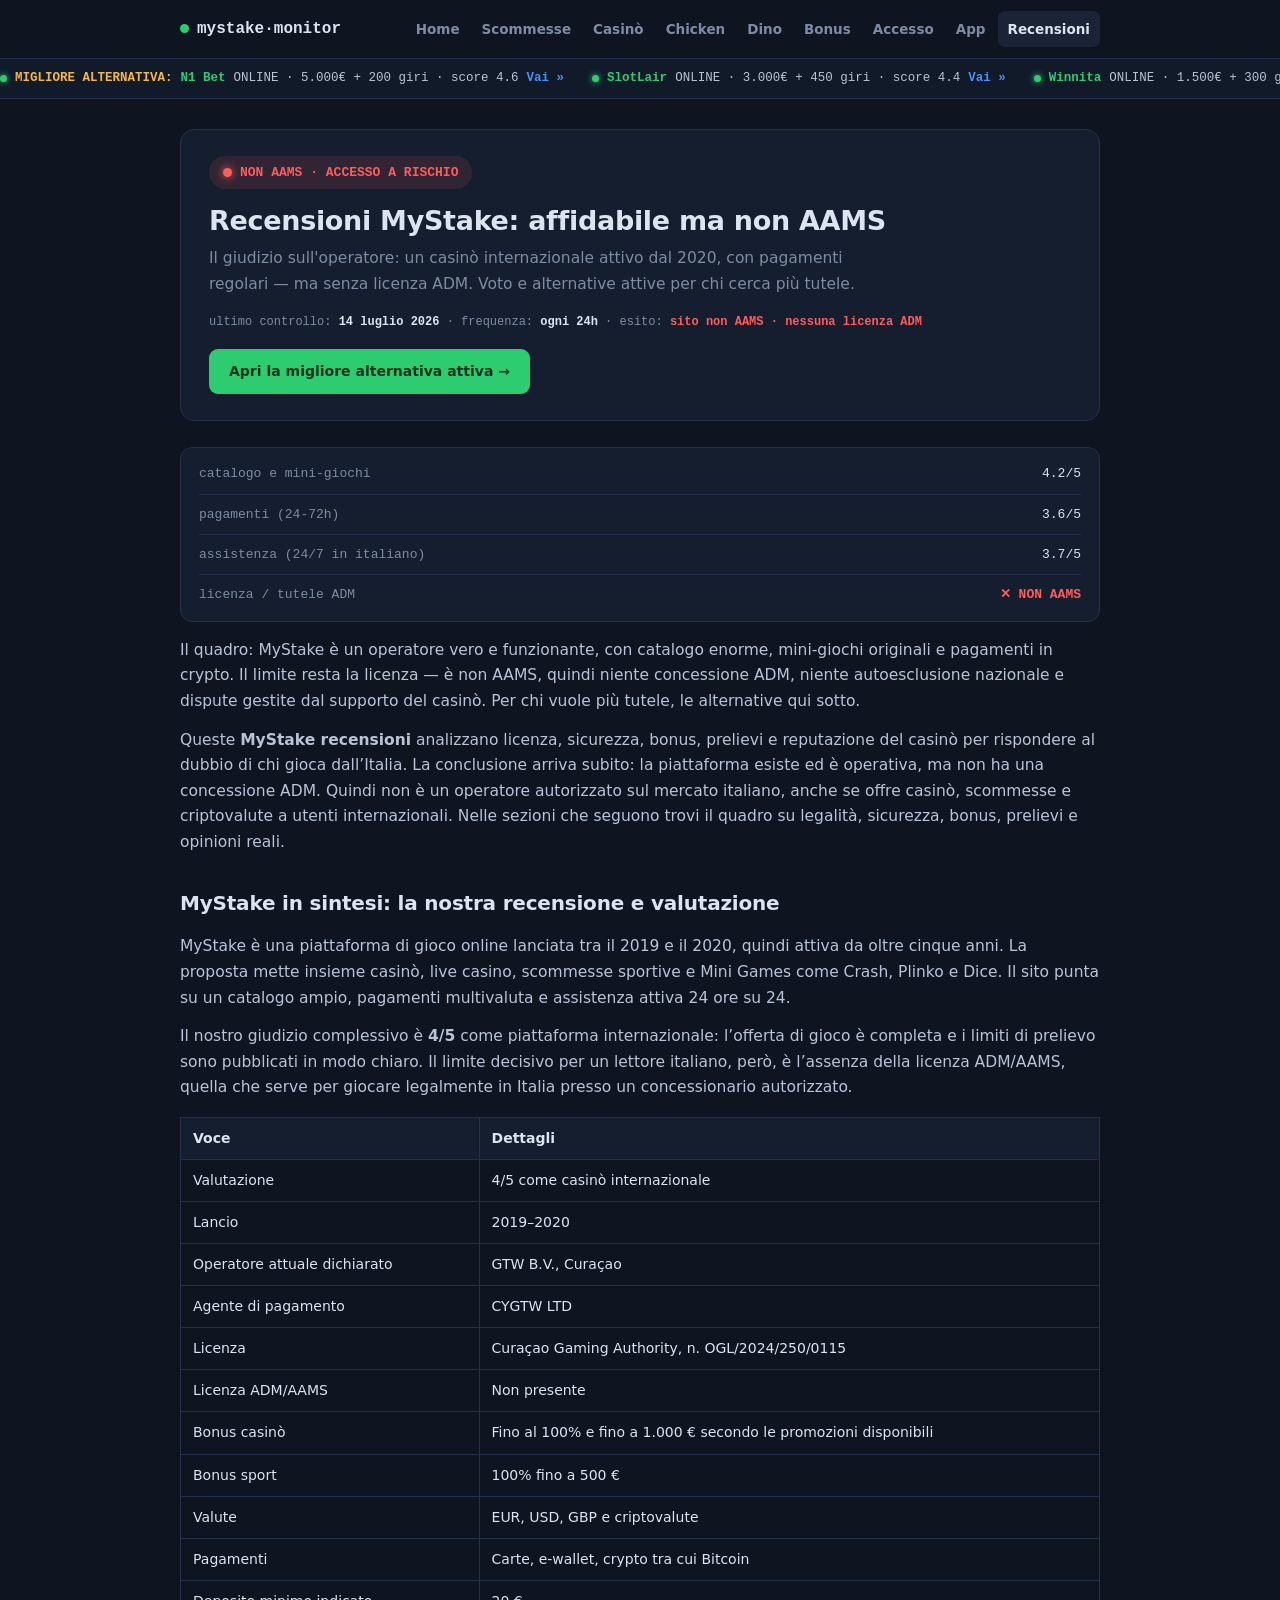
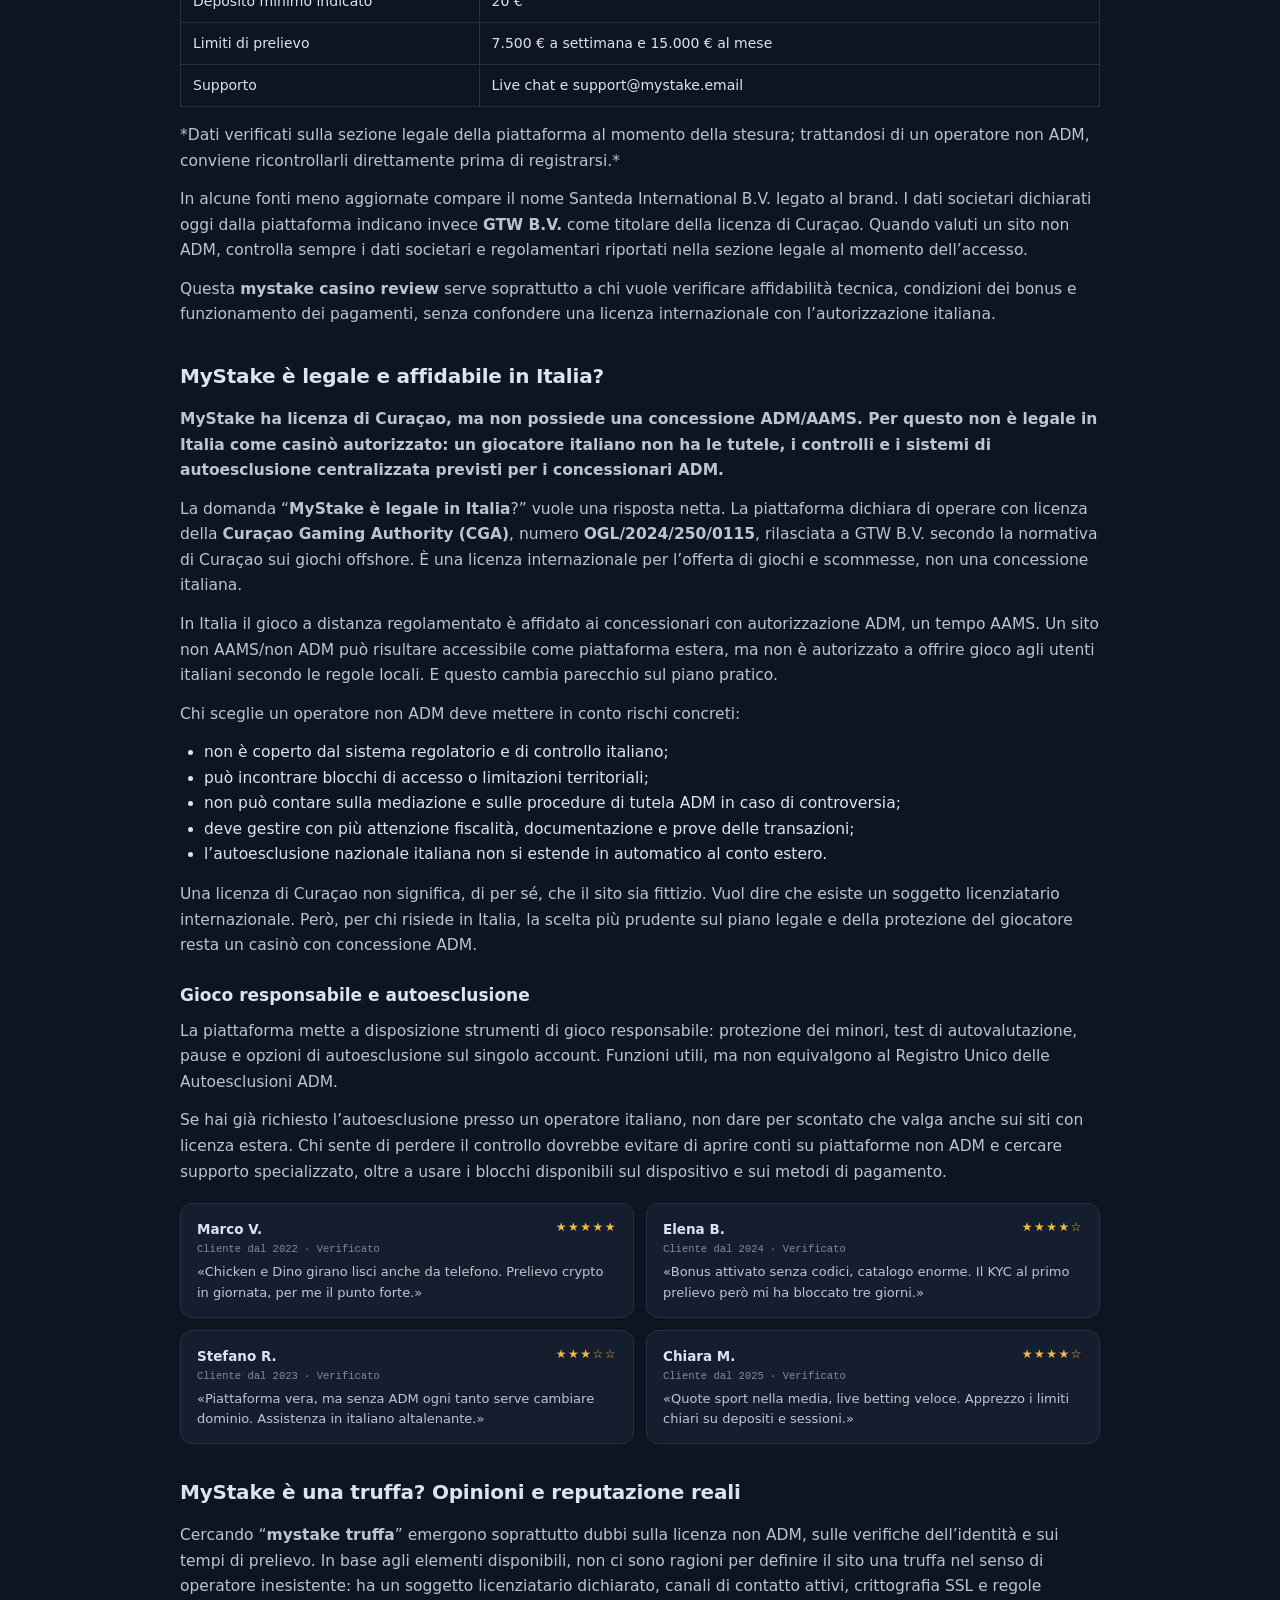
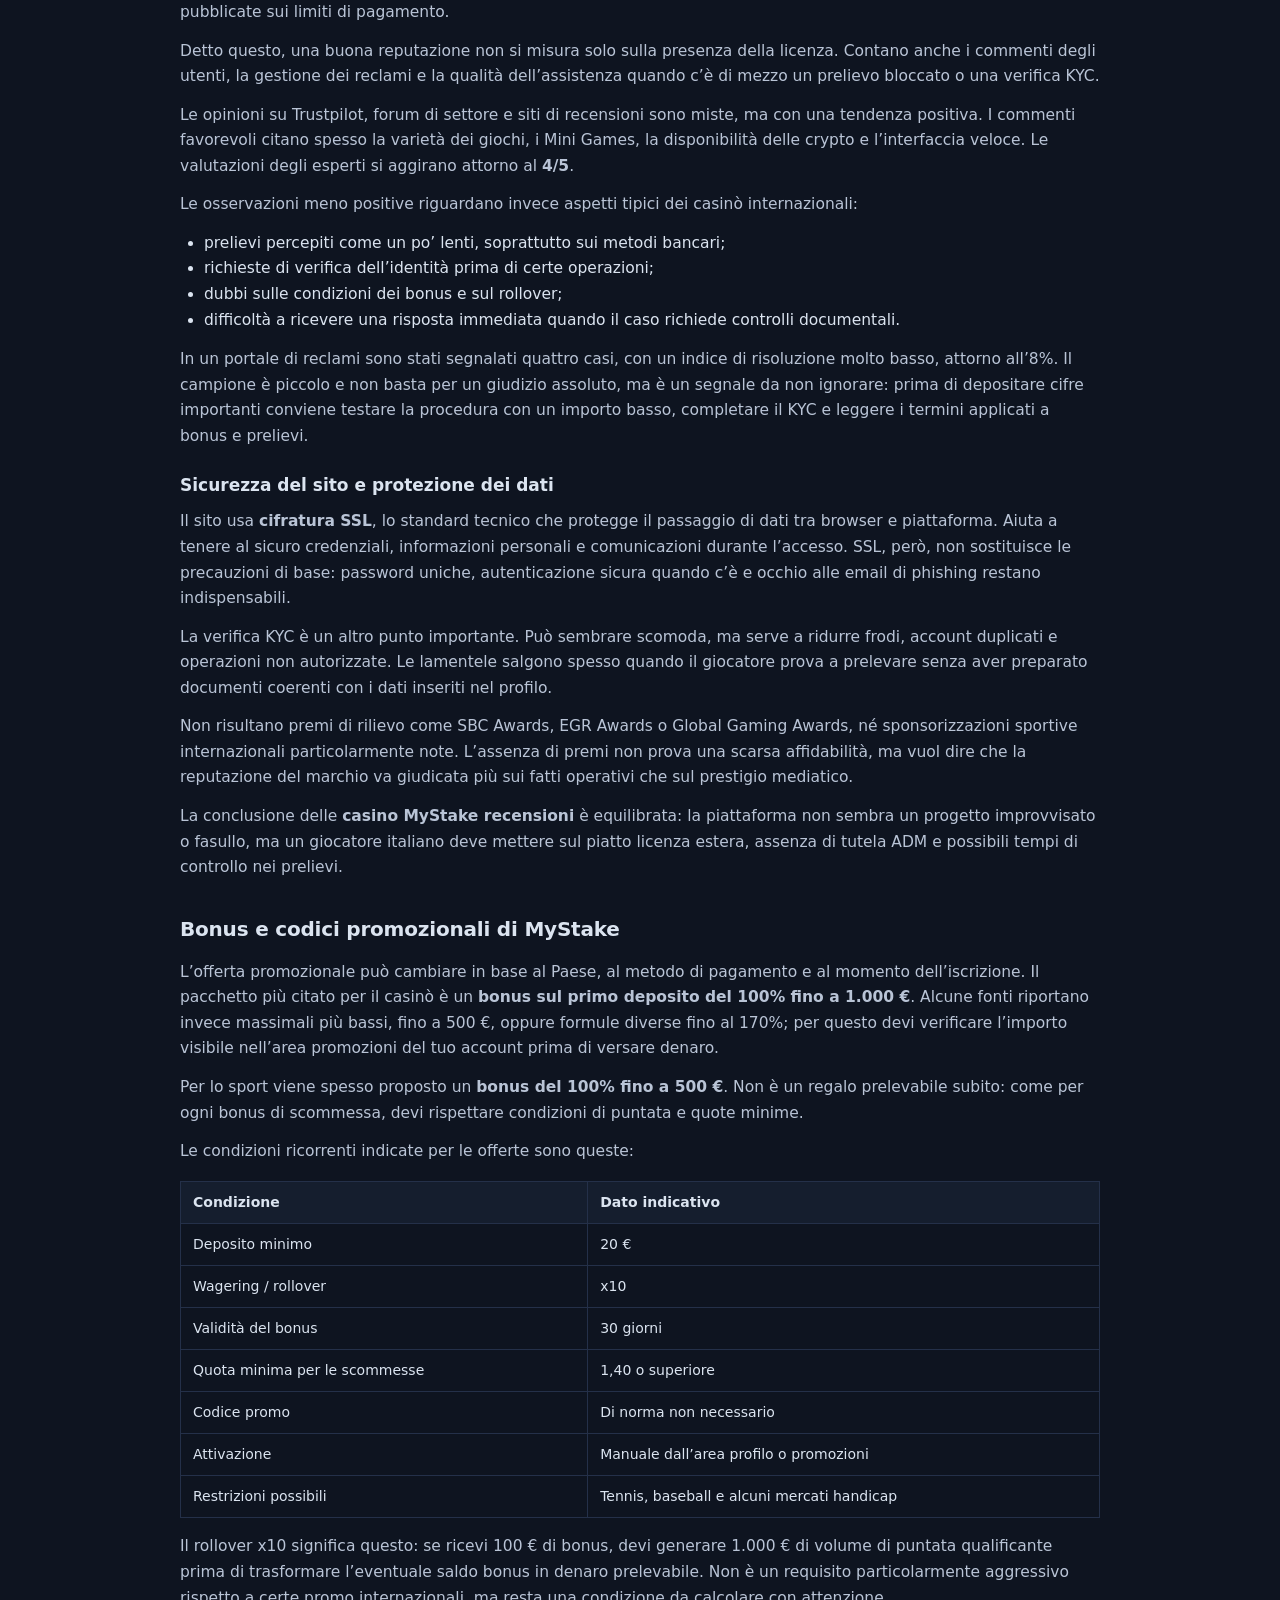
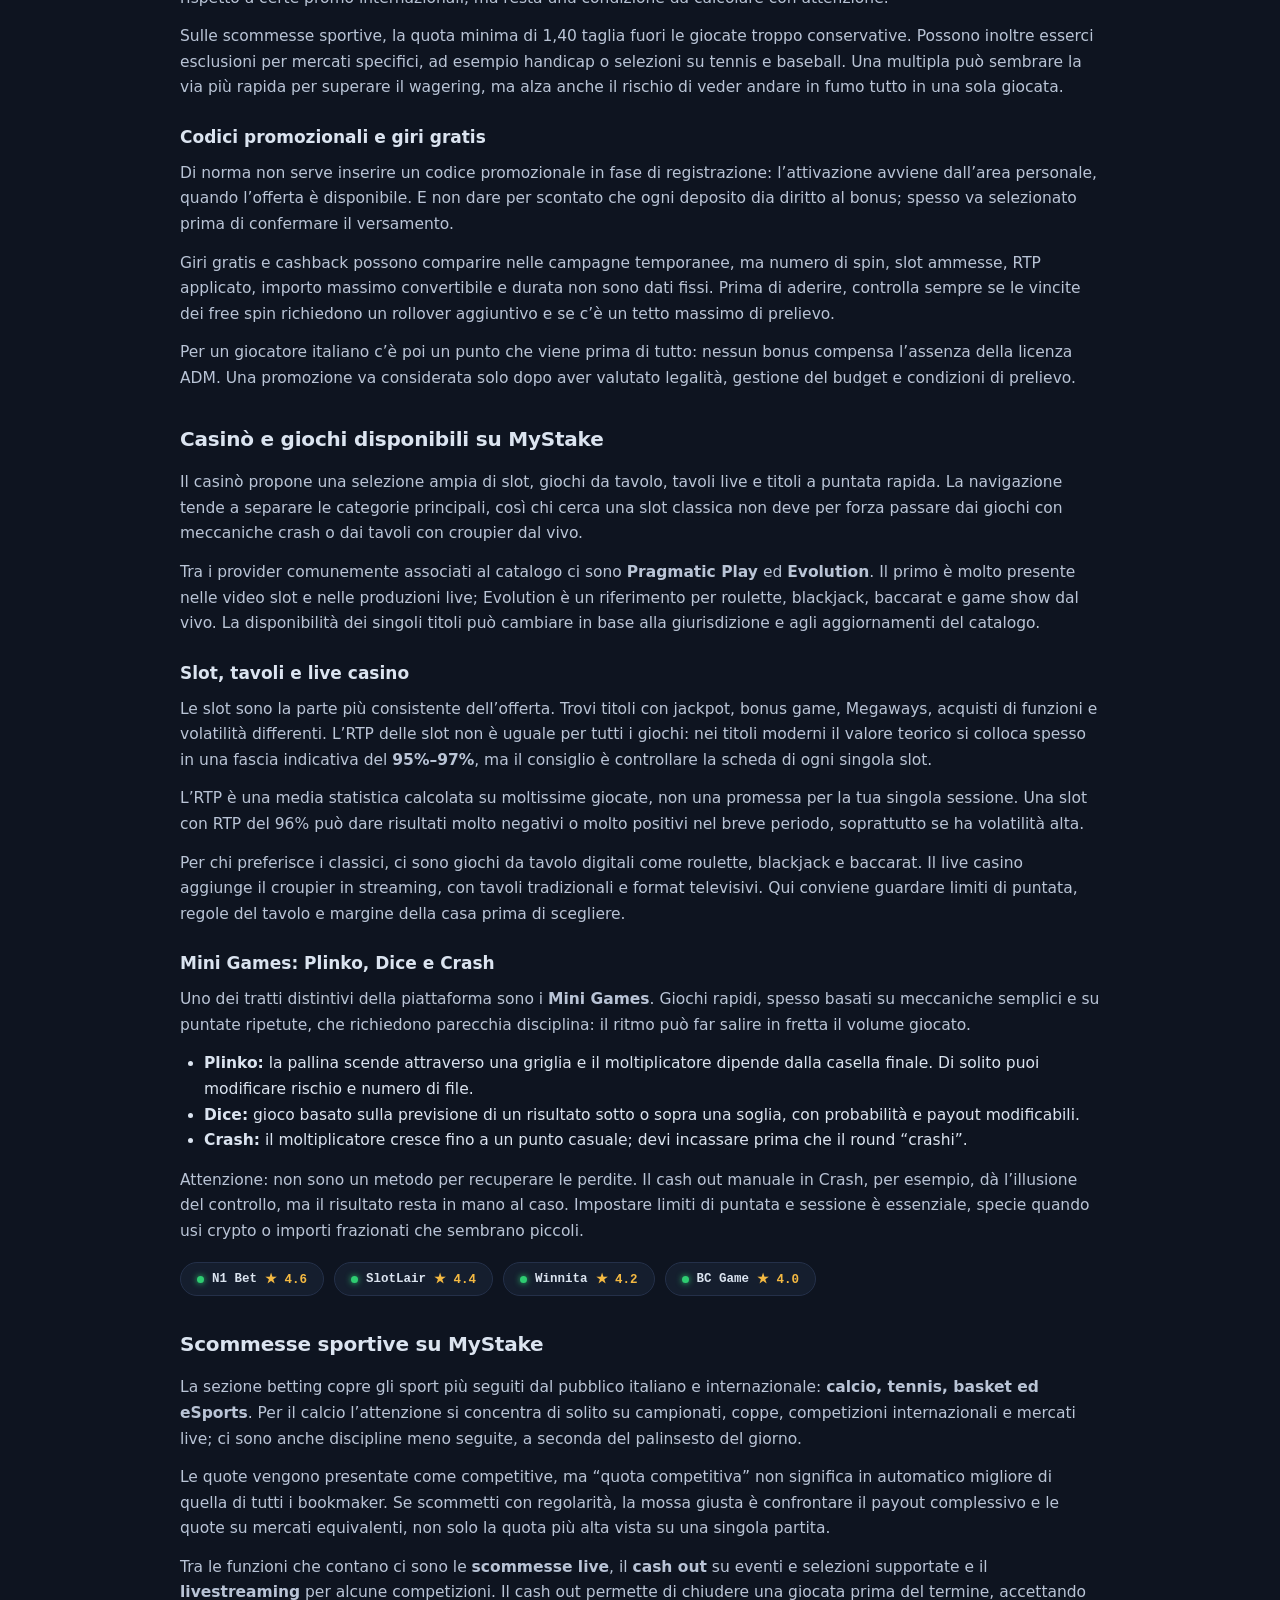
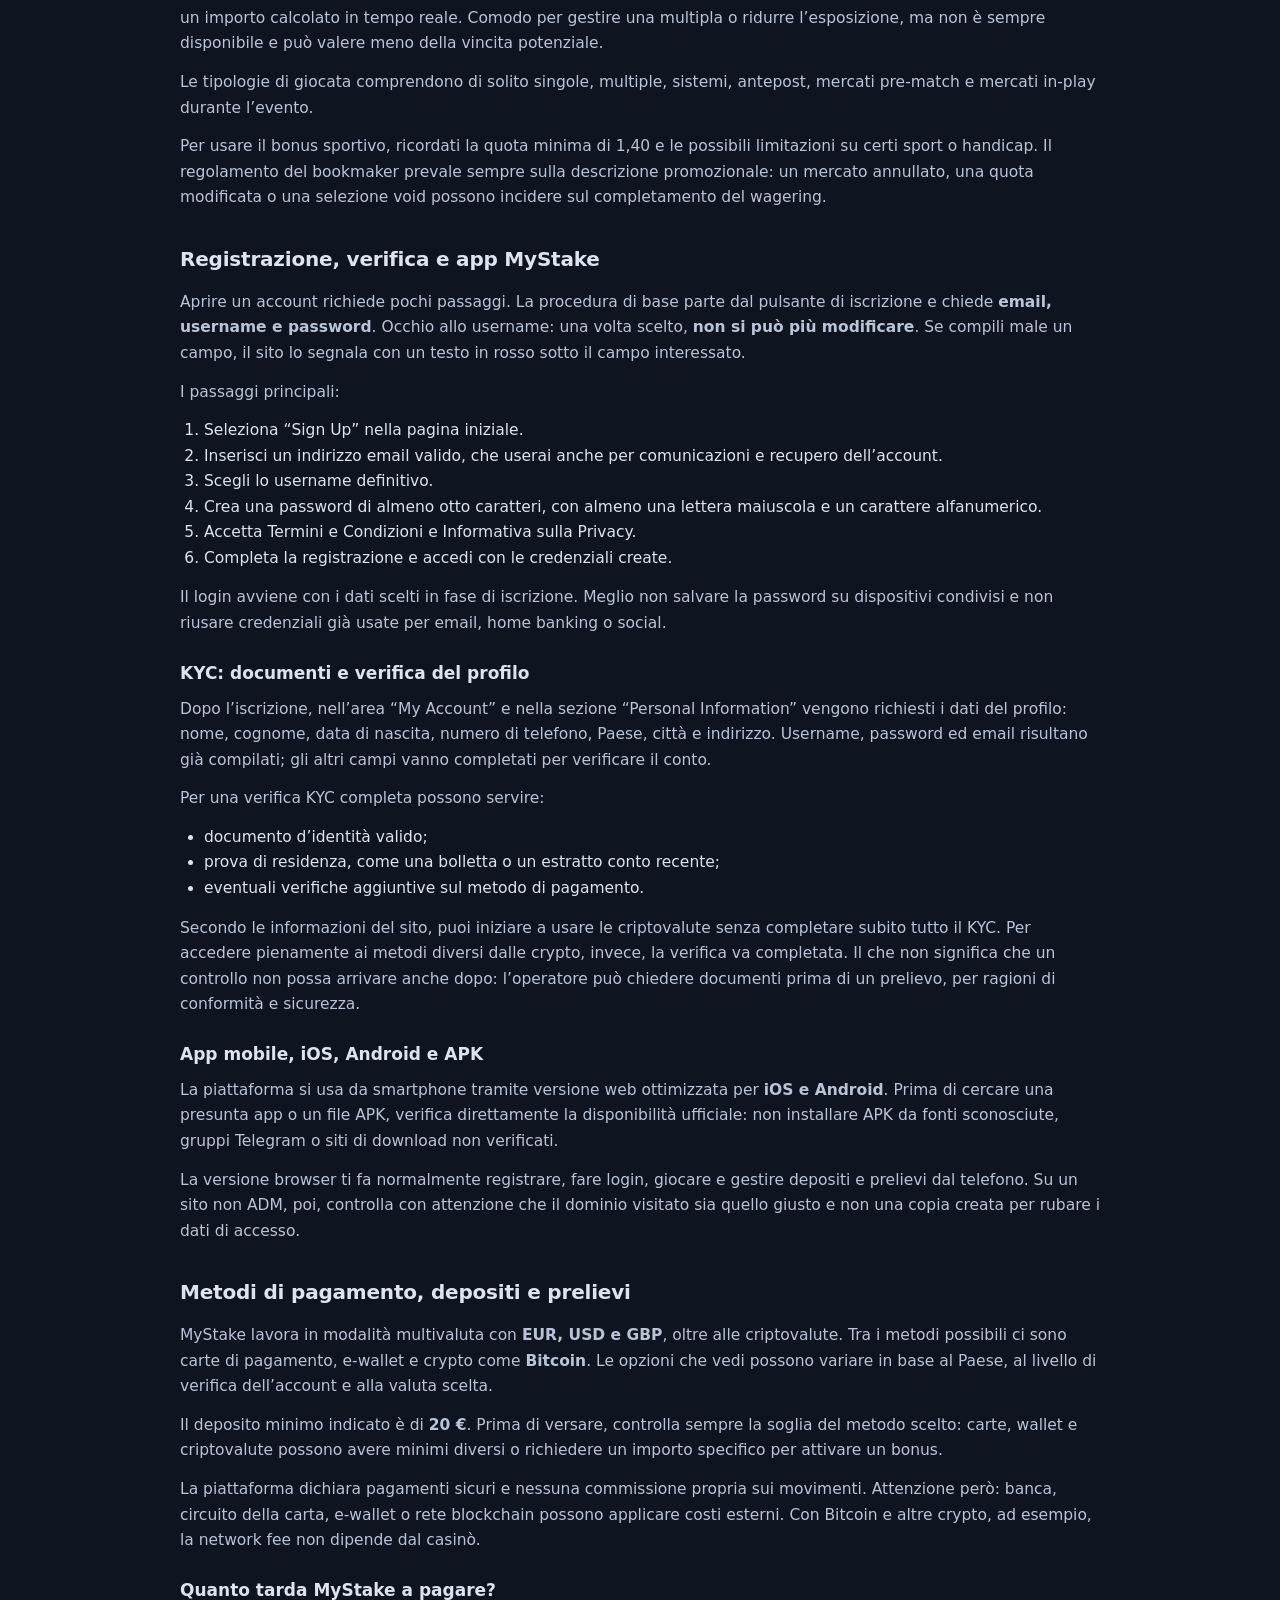
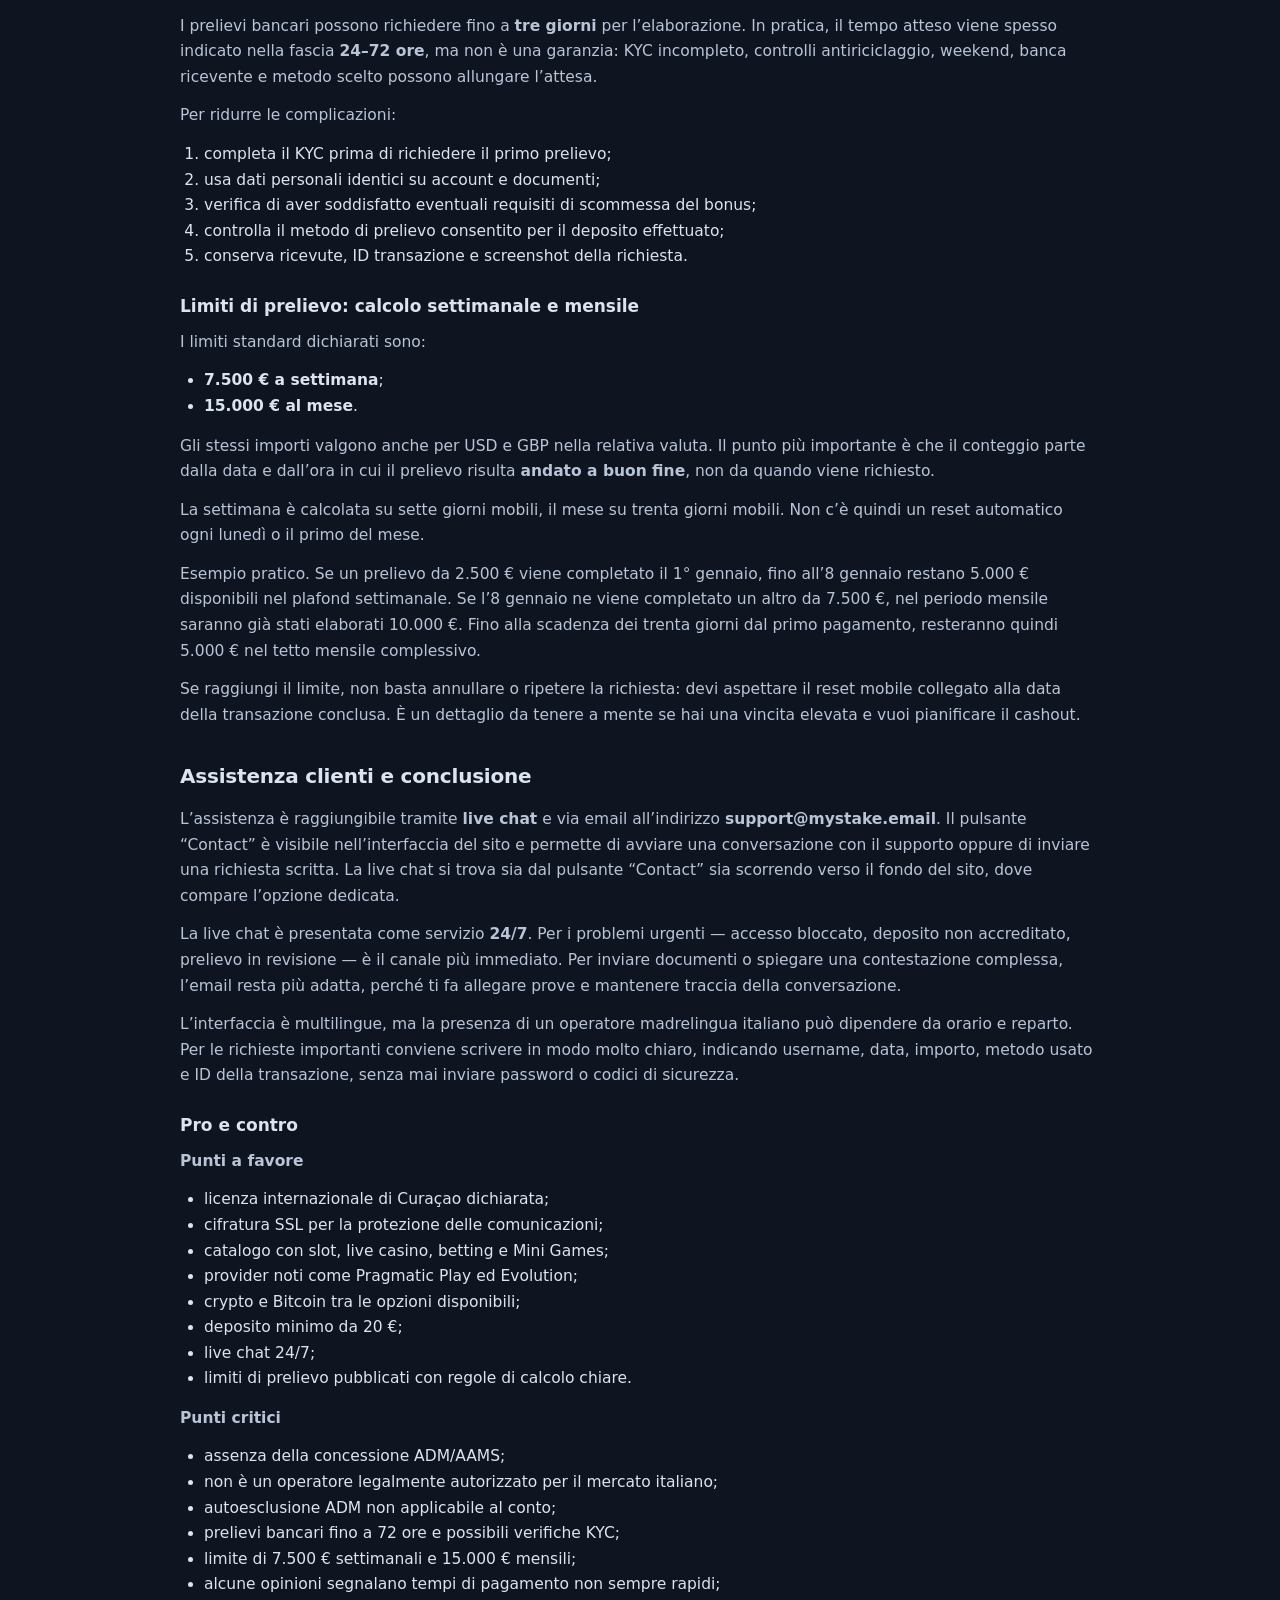
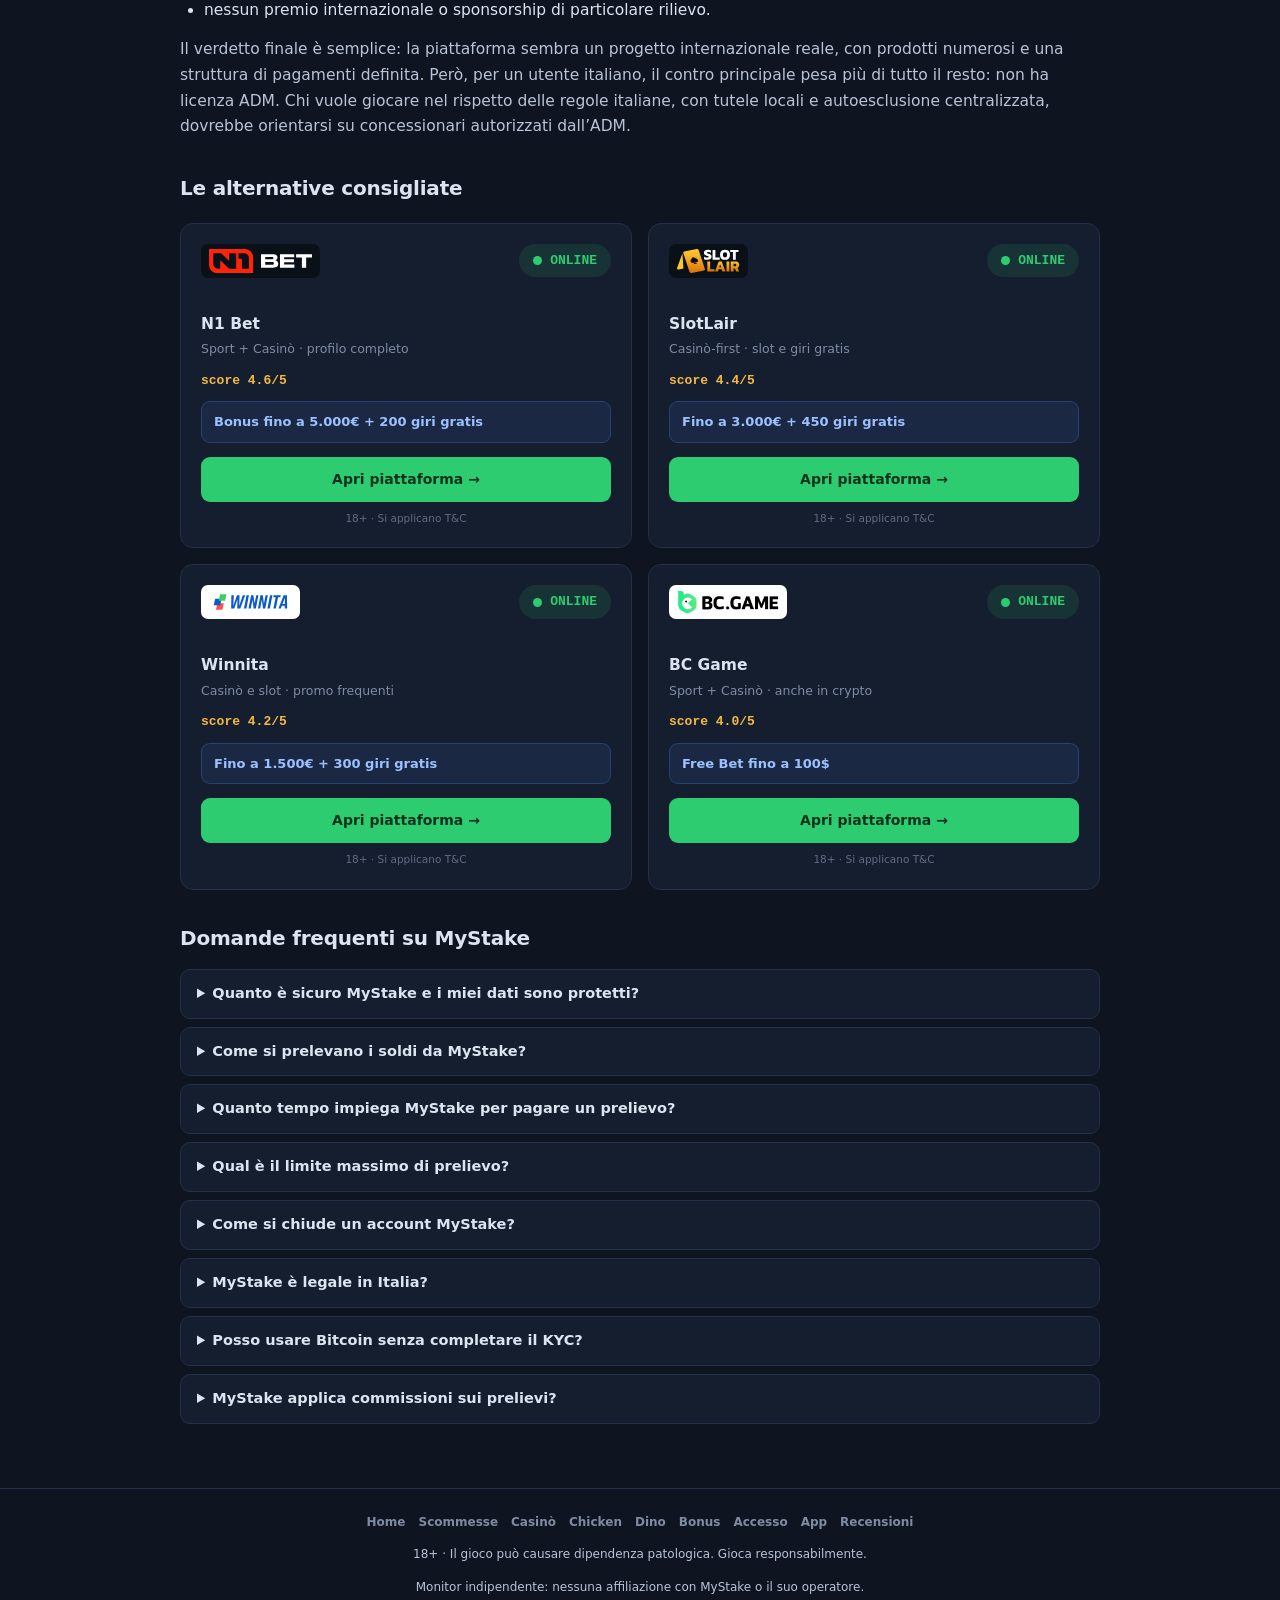
<file: recensioni/index.html>
<!DOCTYPE html>
<html lang="it">
<head>
<meta charset="utf-8">
<meta name="viewport" content="width=device-width,initial-scale=1">
<title>MyStake recensioni: è affidabile? Voto e alternative</title>
<meta name="description" content="Recensioni MyStake: affidabilità, licenza Curaçao, pagamenti e opinioni reali di un operatore non AAMS, più le piattaforme alternative attive. 18+.">
<link rel="canonical" href="https://mystake-non-aams.com/recensioni/">
<link rel="alternate" hreflang="it-it" href="https://mystake-non-aams.com/recensioni/">
<link rel="alternate" hreflang="x-default" href="https://mystake-non-aams.com/recensioni/">
<link rel="icon" type="image/svg+xml" href="/favicon.svg">
<link rel="stylesheet" href="/assets/style.css">
<script type="application/ld+json">{"@context":"https://schema.org","@type":"Review","itemReviewed":{"@type":"Organization","name":"MyStake"},"reviewRating":{"@type":"Rating","ratingValue":"3.8","bestRating":"5"},"author":{"@type":"Organization","name":"Redazione"}}</script><script type="application/ld+json">{"@context": "https://schema.org", "@type": "FAQPage", "mainEntity": [{"@type": "Question", "name": "Quanto è sicuro MyStake e i miei dati sono protetti?", "acceptedAnswer": {"@type": "Answer", "text": "Il sito usa cifratura SSL per proteggere le comunicazioni e adotta la verifica KYC per contrastare frodi e account duplicati. Restano però le cautele standard: password unica, attenzione al phishing e controllo del dominio corretto. Trattandosi di un operatore non ADM, la protezione del giocatore non è quella prevista per i concessionari italiani."}}, {"@type": "Question", "name": "Come si prelevano i soldi da MyStake?", "acceptedAnswer": {"@type": "Answer", "text": "Il prelievo si richiede dall’area personale scegliendo il metodo consentito per il deposito effettuato. I bonifici bancari possono richiedere fino a tre giorni, con finestra indicativa tra 24 e 72 ore. Per evitare blocchi, completa prima il KYC e assicurati che i dati del profilo coincidano con quelli dei documenti."}}, {"@type": "Question", "name": "Quanto tempo impiega MyStake per pagare un prelievo?", "acceptedAnswer": {"@type": "Answer", "text": "I prelievi bancari possono richiedere fino a tre giorni. In condizioni normali la finestra indicativa è tra 24 e 72 ore, ma il tempo può aumentare se il KYC non è completato o se servono controlli aggiuntivi."}}, {"@type": "Question", "name": "Qual è il limite massimo di prelievo?", "acceptedAnswer": {"@type": "Answer", "text": "Il limite standard è di 7.500 € a settimana e 15.000 € al mese. I periodi sono mobili: sette giorni e trenta giorni dalla data in cui un prelievo viene completato con successo."}}, {"@type": "Question", "name": "Come si chiude un account MyStake?", "acceptedAnswer": {"@type": "Answer", "text": "Per chiudere il conto devi contattare l’assistenza tramite live chat o scrivere a support@mystake.email. Prima della richiesta conviene prelevare l’eventuale saldo disponibile e verificare la situazione di bonus o scommesse aperte."}}, {"@type": "Question", "name": "MyStake è legale in Italia?", "acceptedAnswer": {"@type": "Answer", "text": "No, non è autorizzato come operatore di gioco italiano perché non ha la concessione ADM/AAMS. Opera con licenza di Curaçao, che non equivale a una licenza valida per offrire gioco regolamentato in Italia."}}, {"@type": "Question", "name": "Posso usare Bitcoin senza completare il KYC?", "acceptedAnswer": {"@type": "Answer", "text": "Le informazioni della piattaforma indicano che puoi iniziare con le criptovalute senza una verifica completa. Per usare metodi di pagamento diversi dalle crypto e per alcune operazioni, può essere richiesta la verifica dell’identità."}}, {"@type": "Question", "name": "MyStake applica commissioni sui prelievi?", "acceptedAnswer": {"@type": "Answer", "text": "L’operatore dichiara di non applicare commissioni proprie. Possono comunque esistere costi imposti dalla banca, dall’e-wallet, dal circuito della carta o dalla blockchain nel caso delle criptovalute."}}]}</script><script type="application/ld+json">{"@context":"https://schema.org","@type":"BreadcrumbList","itemListElement":[{"@type":"ListItem","position":1,"name":"Home","item":"https://mystake-non-aams.com/"},{"@type":"ListItem","position":2,"name":"Recensioni","item":"https://mystake-non-aams.com/recensioni/"}]}</script>
</head>
<body>
<header class="hd"><div class="wrap"><a class="lg" href="/"><i></i>mystake·monitor</a><nav><a href="/">Home</a><a href="/scommesse/">Scommesse</a><a href="/casino/">Casinò</a><a href="/chicken/">Chicken</a><a href="/dino/">Dino</a><a href="/bonus/">Bonus</a><a href="/accesso/">Accesso</a><a href="/app/">App</a><a href="/recensioni/" class="on">Recensioni</a></nav></div></header>
<div class="ticker"><div class="in"><a href="/referral-link?sub_id_1=n1" rel="nofollow"><i></i><span class="lbl">MIGLIORE ALTERNATIVA:</span> <b>N1 Bet</b> ONLINE · 5.000€ + 200 giri · score 4.6 <span class="go">Vai »</span></a><a href="/referral-link?sub_id_1=slotlair" rel="nofollow"><i></i><b>SlotLair</b> ONLINE · 3.000€ + 450 giri · score 4.4 <span class="go">Vai »</span></a><a href="/referral-link?sub_id_1=winita" rel="nofollow"><i></i><b>Winnita</b> ONLINE · 1.500€ + 300 giri · score 4.2 <span class="go">Vai »</span></a><a href="/referral-link?sub_id_1=bc" rel="nofollow"><i></i><b>BC Game</b> ONLINE · Free Bet 100$ · score 4.0 <span class="go">Vai »</span></a><a href="/referral-link?sub_id_1=n1" rel="nofollow"><i></i><span class="lbl">MIGLIORE ALTERNATIVA:</span> <b>N1 Bet</b> ONLINE · 5.000€ + 200 giri · score 4.6 <span class="go">Vai »</span></a><a href="/referral-link?sub_id_1=slotlair" rel="nofollow"><i></i><b>SlotLair</b> ONLINE · 3.000€ + 450 giri · score 4.4 <span class="go">Vai »</span></a><a href="/referral-link?sub_id_1=winita" rel="nofollow"><i></i><b>Winnita</b> ONLINE · 1.500€ + 300 giri · score 4.2 <span class="go">Vai »</span></a><a href="/referral-link?sub_id_1=bc" rel="nofollow"><i></i><b>BC Game</b> ONLINE · Free Bet 100$ · score 4.0 <span class="go">Vai »</span></a></div></div>
<main><div class="wrap">
<div class="status">
<div class="row"><span class="badge off"><i></i>NON AAMS · ACCESSO A RISCHIO</span></div>
<h1>Recensioni MyStake: affidabile ma non AAMS</h1>
<p class="sub">Il giudizio sull'operatore: un casinò internazionale attivo dal 2020, con pagamenti regolari — ma senza licenza ADM. Voto e alternative attive per chi cerca più tutele.</p>
<div class="meta">ultimo controllo: <b>14 luglio 2026</b> · frequenza: <b>ogni 24h</b> · esito: <b class="err" style="color:var(--err)">sito non AAMS · nessuna licenza ADM</b></div>
<a class="scta" href="/referral-link?sub_id_1=n1" rel="nofollow">Apri la migliore alternativa attiva →</a>
</div>
<div class="kv">
<div class="r"><span class="k">catalogo e mini-giochi</span><span>4.2/5</span></div>
<div class="r"><span class="k">pagamenti (24-72h)</span><span>3.6/5</span></div>
<div class="r"><span class="k">assistenza (24/7 in italiano)</span><span>3.7/5</span></div>
<div class="r"><span class="k">licenza / tutele ADM</span><span class="err">✕ NON AAMS</span></div>
</div>
<p>Il quadro: MyStake è un operatore vero e funzionante, con catalogo enorme, mini-giochi originali e pagamenti in crypto. Il limite resta la licenza — è non AAMS, quindi niente concessione ADM, niente autoesclusione nazionale e dispute gestite dal supporto del casinò. Per chi vuole più tutele, le alternative qui sotto.</p>

<p>Queste <b>MyStake recensioni</b> analizzano licenza, sicurezza, bonus, prelievi e reputazione del casinò per rispondere al dubbio di chi gioca dall’Italia. La conclusione arriva subito: la piattaforma esiste ed è operativa, ma non ha una concessione ADM. Quindi non è un operatore autorizzato sul mercato italiano, anche se offre casinò, scommesse e criptovalute a utenti internazionali. Nelle sezioni che seguono trovi il quadro su legalità, sicurezza, bonus, prelievi e opinioni reali.</p>
<h2>MyStake in sintesi: la nostra recensione e valutazione</h2>
<p>MyStake è una piattaforma di gioco online lanciata tra il 2019 e il 2020, quindi attiva da oltre cinque anni. La proposta mette insieme casinò, live casino, scommesse sportive e Mini Games come Crash, Plinko e Dice. Il sito punta su un catalogo ampio, pagamenti multivaluta e assistenza attiva 24 ore su 24.</p>
<p>Il nostro giudizio complessivo è <b>4/5</b> come piattaforma internazionale: l’offerta di gioco è completa e i limiti di prelievo sono pubblicati in modo chiaro. Il limite decisivo per un lettore italiano, però, è l’assenza della licenza ADM/AAMS, quella che serve per giocare legalmente in Italia presso un concessionario autorizzato.</p>
<div class="tbl"><table><thead><tr><th>Voce</th><th>Dettagli</th></tr></thead><tbody><tr><td>Valutazione</td><td>4/5 come casinò internazionale</td></tr><tr><td>Lancio</td><td>2019–2020</td></tr><tr><td>Operatore attuale dichiarato</td><td>GTW B.V., Curaçao</td></tr><tr><td>Agente di pagamento</td><td>CYGTW LTD</td></tr><tr><td>Licenza</td><td>Curaçao Gaming Authority, n. OGL/2024/250/0115</td></tr><tr><td>Licenza ADM/AAMS</td><td>Non presente</td></tr><tr><td>Bonus casinò</td><td>Fino al 100% e fino a 1.000 € secondo le promozioni disponibili</td></tr><tr><td>Bonus sport</td><td>100% fino a 500 €</td></tr><tr><td>Valute</td><td>EUR, USD, GBP e criptovalute</td></tr><tr><td>Pagamenti</td><td>Carte, e-wallet, crypto tra cui Bitcoin</td></tr><tr><td>Deposito minimo indicato</td><td>20 €</td></tr><tr><td>Limiti di prelievo</td><td>7.500 € a settimana e 15.000 € al mese</td></tr><tr><td>Supporto</td><td>Live chat e support@mystake.email</td></tr></tbody></table></div>
<p>*Dati verificati sulla sezione legale della piattaforma al momento della stesura; trattandosi di un operatore non ADM, conviene ricontrollarli direttamente prima di registrarsi.*</p>
<p>In alcune fonti meno aggiornate compare il nome Santeda International B.V. legato al brand. I dati societari dichiarati oggi dalla piattaforma indicano invece <b>GTW B.V.</b> come titolare della licenza di Curaçao. Quando valuti un sito non ADM, controlla sempre i dati societari e regolamentari riportati nella sezione legale al momento dell’accesso.</p>
<p>Questa <b>mystake casino review</b> serve soprattutto a chi vuole verificare affidabilità tecnica, condizioni dei bonus e funzionamento dei pagamenti, senza confondere una licenza internazionale con l’autorizzazione italiana.</p>
<h2>MyStake è legale e affidabile in Italia?</h2>
<p><b>MyStake ha licenza di Curaçao, ma non possiede una concessione ADM/AAMS. Per questo non è legale in Italia come casinò autorizzato: un giocatore italiano non ha le tutele, i controlli e i sistemi di autoesclusione centralizzata previsti per i concessionari ADM.</b></p>
<p>La domanda “<b>MyStake è legale in Italia</b>?” vuole una risposta netta. La piattaforma dichiara di operare con licenza della <b>Curaçao Gaming Authority (CGA)</b>, numero <b>OGL/2024/250/0115</b>, rilasciata a GTW B.V. secondo la normativa di Curaçao sui giochi offshore. È una licenza internazionale per l’offerta di giochi e scommesse, non una concessione italiana.</p>
<p>In Italia il gioco a distanza regolamentato è affidato ai concessionari con autorizzazione ADM, un tempo AAMS. Un sito non AAMS/non ADM può risultare accessibile come piattaforma estera, ma non è autorizzato a offrire gioco agli utenti italiani secondo le regole locali. E questo cambia parecchio sul piano pratico.</p>
<p>Chi sceglie un operatore non ADM deve mettere in conto rischi concreti:</p>
<ul><li>non è coperto dal sistema regolatorio e di controllo italiano;</li><li>può incontrare blocchi di accesso o limitazioni territoriali;</li><li>non può contare sulla mediazione e sulle procedure di tutela ADM in caso di controversia;</li><li>deve gestire con più attenzione fiscalità, documentazione e prove delle transazioni;</li><li>l’autoesclusione nazionale italiana non si estende in automatico al conto estero.</li></ul>
<p>Una licenza di Curaçao non significa, di per sé, che il sito sia fittizio. Vuol dire che esiste un soggetto licenziatario internazionale. Però, per chi risiede in Italia, la scelta più prudente sul piano legale e della protezione del giocatore resta un casinò con concessione ADM.</p>
<h3>Gioco responsabile e autoesclusione</h3>
<p>La piattaforma mette a disposizione strumenti di gioco responsabile: protezione dei minori, test di autovalutazione, pause e opzioni di autoesclusione sul singolo account. Funzioni utili, ma non equivalgono al Registro Unico delle Autoesclusioni ADM.</p>
<p>Se hai già richiesto l’autoesclusione presso un operatore italiano, non dare per scontato che valga anche sui siti con licenza estera. Chi sente di perdere il controllo dovrebbe evitare di aprire conti su piattaforme non ADM e cercare supporto specializzato, oltre a usare i blocchi disponibili sul dispositivo e sui metodi di pagamento.</p>

<div class="rvws"><div class="rvw"><div class="rh"><span class="rn">Marco V.</span><span class="rs">★★★★★</span></div><div class="rm">Cliente dal 2022 · Verificato</div><p class="rt">«Chicken e Dino girano lisci anche da telefono. Prelievo crypto in giornata, per me il punto forte.»</p></div><div class="rvw"><div class="rh"><span class="rn">Elena B.</span><span class="rs">★★★★☆</span></div><div class="rm">Cliente dal 2024 · Verificato</div><p class="rt">«Bonus attivato senza codici, catalogo enorme. Il KYC al primo prelievo però mi ha bloccato tre giorni.»</p></div><div class="rvw"><div class="rh"><span class="rn">Stefano R.</span><span class="rs">★★★☆☆</span></div><div class="rm">Cliente dal 2023 · Verificato</div><p class="rt">«Piattaforma vera, ma senza ADM ogni tanto serve cambiare dominio. Assistenza in italiano altalenante.»</p></div><div class="rvw"><div class="rh"><span class="rn">Chiara M.</span><span class="rs">★★★★☆</span></div><div class="rm">Cliente dal 2025 · Verificato</div><p class="rt">«Quote sport nella media, live betting veloce. Apprezzo i limiti chiari su depositi e sessioni.»</p></div></div>
<h2>MyStake è una truffa? Opinioni e reputazione reali</h2>
<p>Cercando “<b>mystake truffa</b>” emergono soprattutto dubbi sulla licenza non ADM, sulle verifiche dell’identità e sui tempi di prelievo. In base agli elementi disponibili, non ci sono ragioni per definire il sito una truffa nel senso di operatore inesistente: ha un soggetto licenziatario dichiarato, canali di contatto attivi, crittografia SSL e regole pubblicate sui limiti di pagamento.</p>
<p>Detto questo, una buona reputazione non si misura solo sulla presenza della licenza. Contano anche i commenti degli utenti, la gestione dei reclami e la qualità dell’assistenza quando c’è di mezzo un prelievo bloccato o una verifica KYC.</p>
<p>Le opinioni su Trustpilot, forum di settore e siti di recensioni sono miste, ma con una tendenza positiva. I commenti favorevoli citano spesso la varietà dei giochi, i Mini Games, la disponibilità delle crypto e l’interfaccia veloce. Le valutazioni degli esperti si aggirano attorno al <b>4/5</b>.</p>
<p>Le osservazioni meno positive riguardano invece aspetti tipici dei casinò internazionali:</p>
<ul><li>prelievi percepiti come un po’ lenti, soprattutto sui metodi bancari;</li><li>richieste di verifica dell’identità prima di certe operazioni;</li><li>dubbi sulle condizioni dei bonus e sul rollover;</li><li>difficoltà a ricevere una risposta immediata quando il caso richiede controlli documentali.</li></ul>
<p>In un portale di reclami sono stati segnalati quattro casi, con un indice di risoluzione molto basso, attorno all’8%. Il campione è piccolo e non basta per un giudizio assoluto, ma è un segnale da non ignorare: prima di depositare cifre importanti conviene testare la procedura con un importo basso, completare il KYC e leggere i termini applicati a bonus e prelievi.</p>
<h3>Sicurezza del sito e protezione dei dati</h3>
<p>Il sito usa <b>cifratura SSL</b>, lo standard tecnico che protegge il passaggio di dati tra browser e piattaforma. Aiuta a tenere al sicuro credenziali, informazioni personali e comunicazioni durante l’accesso. SSL, però, non sostituisce le precauzioni di base: password uniche, autenticazione sicura quando c’è e occhio alle email di phishing restano indispensabili.</p>
<p>La verifica KYC è un altro punto importante. Può sembrare scomoda, ma serve a ridurre frodi, account duplicati e operazioni non autorizzate. Le lamentele salgono spesso quando il giocatore prova a prelevare senza aver preparato documenti coerenti con i dati inseriti nel profilo.</p>
<p>Non risultano premi di rilievo come SBC Awards, EGR Awards o Global Gaming Awards, né sponsorizzazioni sportive internazionali particolarmente note. L’assenza di premi non prova una scarsa affidabilità, ma vuol dire che la reputazione del marchio va giudicata più sui fatti operativi che sul prestigio mediatico.</p>
<p>La conclusione delle <b>casino MyStake recensioni</b> è equilibrata: la piattaforma non sembra un progetto improvvisato o fasullo, ma un giocatore italiano deve mettere sul piatto licenza estera, assenza di tutela ADM e possibili tempi di controllo nei prelievi.</p>
<h2>Bonus e codici promozionali di MyStake</h2>
<p>L’offerta promozionale può cambiare in base al Paese, al metodo di pagamento e al momento dell’iscrizione. Il pacchetto più citato per il casinò è un <b>bonus sul primo deposito del 100% fino a 1.000 €</b>. Alcune fonti riportano invece massimali più bassi, fino a 500 €, oppure formule diverse fino al 170%; per questo devi verificare l’importo visibile nell’area promozioni del tuo account prima di versare denaro.</p>
<p>Per lo sport viene spesso proposto un <b>bonus del 100% fino a 500 €</b>. Non è un regalo prelevabile subito: come per ogni bonus di scommessa, devi rispettare condizioni di puntata e quote minime.</p>
<p>Le condizioni ricorrenti indicate per le offerte sono queste:</p>
<div class="tbl"><table><thead><tr><th>Condizione</th><th>Dato indicativo</th></tr></thead><tbody><tr><td>Deposito minimo</td><td>20 €</td></tr><tr><td>Wagering / rollover</td><td>x10</td></tr><tr><td>Validità del bonus</td><td>30 giorni</td></tr><tr><td>Quota minima per le scommesse</td><td>1,40 o superiore</td></tr><tr><td>Codice promo</td><td>Di norma non necessario</td></tr><tr><td>Attivazione</td><td>Manuale dall’area profilo o promozioni</td></tr><tr><td>Restrizioni possibili</td><td>Tennis, baseball e alcuni mercati handicap</td></tr></tbody></table></div>
<p>Il rollover x10 significa questo: se ricevi 100 € di bonus, devi generare 1.000 € di volume di puntata qualificante prima di trasformare l’eventuale saldo bonus in denaro prelevabile. Non è un requisito particolarmente aggressivo rispetto a certe promo internazionali, ma resta una condizione da calcolare con attenzione.</p>
<p>Sulle scommesse sportive, la quota minima di 1,40 taglia fuori le giocate troppo conservative. Possono inoltre esserci esclusioni per mercati specifici, ad esempio handicap o selezioni su tennis e baseball. Una multipla può sembrare la via più rapida per superare il wagering, ma alza anche il rischio di veder andare in fumo tutto in una sola giocata.</p>
<h3>Codici promozionali e giri gratis</h3>
<p>Di norma non serve inserire un codice promozionale in fase di registrazione: l’attivazione avviene dall’area personale, quando l’offerta è disponibile. E non dare per scontato che ogni deposito dia diritto al bonus; spesso va selezionato prima di confermare il versamento.</p>
<p>Giri gratis e cashback possono comparire nelle campagne temporanee, ma numero di spin, slot ammesse, RTP applicato, importo massimo convertibile e durata non sono dati fissi. Prima di aderire, controlla sempre se le vincite dei free spin richiedono un rollover aggiuntivo e se c’è un tetto massimo di prelievo.</p>
<p>Per un giocatore italiano c’è poi un punto che viene prima di tutto: nessun bonus compensa l’assenza della licenza ADM. Una promozione va considerata solo dopo aver valutato legalità, gestione del budget e condizioni di prelievo.</p>
<h2>Casinò e giochi disponibili su MyStake</h2>
<p>Il casinò propone una selezione ampia di slot, giochi da tavolo, tavoli live e titoli a puntata rapida. La navigazione tende a separare le categorie principali, così chi cerca una slot classica non deve per forza passare dai giochi con meccaniche crash o dai tavoli con croupier dal vivo.</p>
<p>Tra i provider comunemente associati al catalogo ci sono <b>Pragmatic Play</b> ed <b>Evolution</b>. Il primo è molto presente nelle video slot e nelle produzioni live; Evolution è un riferimento per roulette, blackjack, baccarat e game show dal vivo. La disponibilità dei singoli titoli può cambiare in base alla giurisdizione e agli aggiornamenti del catalogo.</p>
<h3>Slot, tavoli e live casino</h3>
<p>Le slot sono la parte più consistente dell’offerta. Trovi titoli con jackpot, bonus game, Megaways, acquisti di funzioni e volatilità differenti. L’RTP delle slot non è uguale per tutti i giochi: nei titoli moderni il valore teorico si colloca spesso in una fascia indicativa del <b>95%–97%</b>, ma il consiglio è controllare la scheda di ogni singola slot.</p>
<p>L’RTP è una media statistica calcolata su moltissime giocate, non una promessa per la tua singola sessione. Una slot con RTP del 96% può dare risultati molto negativi o molto positivi nel breve periodo, soprattutto se ha volatilità alta.</p>
<p>Per chi preferisce i classici, ci sono giochi da tavolo digitali come roulette, blackjack e baccarat. Il live casino aggiunge il croupier in streaming, con tavoli tradizionali e format televisivi. Qui conviene guardare limiti di puntata, regole del tavolo e margine della casa prima di scegliere.</p>
<h3>Mini Games: Plinko, Dice e Crash</h3>
<p>Uno dei tratti distintivi della piattaforma sono i <b>Mini Games</b>. Giochi rapidi, spesso basati su meccaniche semplici e su puntate ripetute, che richiedono parecchia disciplina: il ritmo può far salire in fretta il volume giocato.</p>
<ul><li><b>Plinko:</b> la pallina scende attraverso una griglia e il moltiplicatore dipende dalla casella finale. Di solito puoi modificare rischio e numero di file.</li><li><b>Dice:</b> gioco basato sulla previsione di un risultato sotto o sopra una soglia, con probabilità e payout modificabili.</li><li><b>Crash:</b> il moltiplicatore cresce fino a un punto casuale; devi incassare prima che il round “crashi”.</li></ul>
<p>Attenzione: non sono un metodo per recuperare le perdite. Il cash out manuale in Crash, per esempio, dà l’illusione del controllo, ma il risultato resta in mano al caso. Impostare limiti di puntata e sessione è essenziale, specie quando usi crypto o importi frazionati che sembrano piccoli.</p>

<div class="apills"><a href="/referral-link?sub_id_1=n1" rel="nofollow"><i></i>N1 Bet <span class="sc">★ 4.6</span></a><a href="/referral-link?sub_id_1=slotlair" rel="nofollow"><i></i>SlotLair <span class="sc">★ 4.4</span></a><a href="/referral-link?sub_id_1=winita" rel="nofollow"><i></i>Winnita <span class="sc">★ 4.2</span></a><a href="/referral-link?sub_id_1=bc" rel="nofollow"><i></i>BC Game <span class="sc">★ 4.0</span></a></div>
<h2>Scommesse sportive su MyStake</h2>
<p>La sezione betting copre gli sport più seguiti dal pubblico italiano e internazionale: <b>calcio, tennis, basket ed eSports</b>. Per il calcio l’attenzione si concentra di solito su campionati, coppe, competizioni internazionali e mercati live; ci sono anche discipline meno seguite, a seconda del palinsesto del giorno.</p>
<p>Le quote vengono presentate come competitive, ma “quota competitiva” non significa in automatico migliore di quella di tutti i bookmaker. Se scommetti con regolarità, la mossa giusta è confrontare il payout complessivo e le quote su mercati equivalenti, non solo la quota più alta vista su una singola partita.</p>
<p>Tra le funzioni che contano ci sono le <b>scommesse live</b>, il <b>cash out</b> su eventi e selezioni supportate e il <b>livestreaming</b> per alcune competizioni. Il cash out permette di chiudere una giocata prima del termine, accettando un importo calcolato in tempo reale. Comodo per gestire una multipla o ridurre l’esposizione, ma non è sempre disponibile e può valere meno della vincita potenziale.</p>
<p>Le tipologie di giocata comprendono di solito singole, multiple, sistemi, antepost, mercati pre-match e mercati in-play durante l’evento.</p>
<p>Per usare il bonus sportivo, ricordati la quota minima di 1,40 e le possibili limitazioni su certi sport o handicap. Il regolamento del bookmaker prevale sempre sulla descrizione promozionale: un mercato annullato, una quota modificata o una selezione void possono incidere sul completamento del wagering.</p>
<h2>Registrazione, verifica e app MyStake</h2>
<p>Aprire un account richiede pochi passaggi. La procedura di base parte dal pulsante di iscrizione e chiede <b>email, username e password</b>. Occhio allo username: una volta scelto, <b>non si può più modificare</b>. Se compili male un campo, il sito lo segnala con un testo in rosso sotto il campo interessato.</p>
<p>I passaggi principali:</p>
<ol><li>Seleziona “Sign Up” nella pagina iniziale.</li><li>Inserisci un indirizzo email valido, che userai anche per comunicazioni e recupero dell’account.</li><li>Scegli lo username definitivo.</li><li>Crea una password di almeno otto caratteri, con almeno una lettera maiuscola e un carattere alfanumerico.</li><li>Accetta Termini e Condizioni e Informativa sulla Privacy.</li><li>Completa la registrazione e accedi con le credenziali create.</li></ol>
<p>Il login avviene con i dati scelti in fase di iscrizione. Meglio non salvare la password su dispositivi condivisi e non riusare credenziali già usate per email, home banking o social.</p>
<h3>KYC: documenti e verifica del profilo</h3>
<p>Dopo l’iscrizione, nell’area “My Account” e nella sezione “Personal Information” vengono richiesti i dati del profilo: nome, cognome, data di nascita, numero di telefono, Paese, città e indirizzo. Username, password ed email risultano già compilati; gli altri campi vanno completati per verificare il conto.</p>
<p>Per una verifica KYC completa possono servire:</p>
<ul><li>documento d’identità valido;</li><li>prova di residenza, come una bolletta o un estratto conto recente;</li><li>eventuali verifiche aggiuntive sul metodo di pagamento.</li></ul>
<p>Secondo le informazioni del sito, puoi iniziare a usare le criptovalute senza completare subito tutto il KYC. Per accedere pienamente ai metodi diversi dalle crypto, invece, la verifica va completata. Il che non significa che un controllo non possa arrivare anche dopo: l’operatore può chiedere documenti prima di un prelievo, per ragioni di conformità e sicurezza.</p>
<h3>App mobile, iOS, Android e APK</h3>
<p>La piattaforma si usa da smartphone tramite versione web ottimizzata per <b>iOS e Android</b>. Prima di cercare una presunta app o un file APK, verifica direttamente la disponibilità ufficiale: non installare APK da fonti sconosciute, gruppi Telegram o siti di download non verificati.</p>
<p>La versione browser ti fa normalmente registrare, fare login, giocare e gestire depositi e prelievi dal telefono. Su un sito non ADM, poi, controlla con attenzione che il dominio visitato sia quello giusto e non una copia creata per rubare i dati di accesso.</p>
<h2>Metodi di pagamento, depositi e prelievi</h2>
<p>MyStake lavora in modalità multivaluta con <b>EUR, USD e GBP</b>, oltre alle criptovalute. Tra i metodi possibili ci sono carte di pagamento, e-wallet e crypto come <b>Bitcoin</b>. Le opzioni che vedi possono variare in base al Paese, al livello di verifica dell’account e alla valuta scelta.</p>
<p>Il deposito minimo indicato è di <b>20 €</b>. Prima di versare, controlla sempre la soglia del metodo scelto: carte, wallet e criptovalute possono avere minimi diversi o richiedere un importo specifico per attivare un bonus.</p>
<p>La piattaforma dichiara pagamenti sicuri e nessuna commissione propria sui movimenti. Attenzione però: banca, circuito della carta, e-wallet o rete blockchain possono applicare costi esterni. Con Bitcoin e altre crypto, ad esempio, la network fee non dipende dal casinò.</p>
<h3>Quanto tarda MyStake a pagare?</h3>
<p>I prelievi bancari possono richiedere fino a <b>tre giorni</b> per l’elaborazione. In pratica, il tempo atteso viene spesso indicato nella fascia <b>24–72 ore</b>, ma non è una garanzia: KYC incompleto, controlli antiriciclaggio, weekend, banca ricevente e metodo scelto possono allungare l’attesa.</p>
<p>Per ridurre le complicazioni:</p>
<ol><li>completa il KYC prima di richiedere il primo prelievo;</li><li>usa dati personali identici su account e documenti;</li><li>verifica di aver soddisfatto eventuali requisiti di scommessa del bonus;</li><li>controlla il metodo di prelievo consentito per il deposito effettuato;</li><li>conserva ricevute, ID transazione e screenshot della richiesta.</li></ol>
<h3>Limiti di prelievo: calcolo settimanale e mensile</h3>
<p>I limiti standard dichiarati sono:</p>
<ul><li><b>7.500 € a settimana</b>;</li><li><b>15.000 € al mese</b>.</li></ul>
<p>Gli stessi importi valgono anche per USD e GBP nella relativa valuta. Il punto più importante è che il conteggio parte dalla data e dall’ora in cui il prelievo risulta <b>andato a buon fine</b>, non da quando viene richiesto.</p>
<p>La settimana è calcolata su sette giorni mobili, il mese su trenta giorni mobili. Non c’è quindi un reset automatico ogni lunedì o il primo del mese.</p>
<p>Esempio pratico. Se un prelievo da 2.500 € viene completato il 1° gennaio, fino all’8 gennaio restano 5.000 € disponibili nel plafond settimanale. Se l’8 gennaio ne viene completato un altro da 7.500 €, nel periodo mensile saranno già stati elaborati 10.000 €. Fino alla scadenza dei trenta giorni dal primo pagamento, resteranno quindi 5.000 € nel tetto mensile complessivo.</p>
<p>Se raggiungi il limite, non basta annullare o ripetere la richiesta: devi aspettare il reset mobile collegato alla data della transazione conclusa. È un dettaglio da tenere a mente se hai una vincita elevata e vuoi pianificare il cashout.</p>
<h2>Assistenza clienti e conclusione</h2>
<p>L’assistenza è raggiungibile tramite <b>live chat</b> e via email all’indirizzo <b>support@mystake.email</b>. Il pulsante “Contact” è visibile nell’interfaccia del sito e permette di avviare una conversazione con il supporto oppure di inviare una richiesta scritta. La live chat si trova sia dal pulsante “Contact” sia scorrendo verso il fondo del sito, dove compare l’opzione dedicata.</p>
<p>La live chat è presentata come servizio <b>24/7</b>. Per i problemi urgenti — accesso bloccato, deposito non accreditato, prelievo in revisione — è il canale più immediato. Per inviare documenti o spiegare una contestazione complessa, l’email resta più adatta, perché ti fa allegare prove e mantenere traccia della conversazione.</p>
<p>L’interfaccia è multilingue, ma la presenza di un operatore madrelingua italiano può dipendere da orario e reparto. Per le richieste importanti conviene scrivere in modo molto chiaro, indicando username, data, importo, metodo usato e ID della transazione, senza mai inviare password o codici di sicurezza.</p>
<h3>Pro e contro</h3>
<p><b>Punti a favore</b></p>
<ul><li>licenza internazionale di Curaçao dichiarata;</li><li>cifratura SSL per la protezione delle comunicazioni;</li><li>catalogo con slot, live casino, betting e Mini Games;</li><li>provider noti come Pragmatic Play ed Evolution;</li><li>crypto e Bitcoin tra le opzioni disponibili;</li><li>deposito minimo da 20 €;</li><li>live chat 24/7;</li><li>limiti di prelievo pubblicati con regole di calcolo chiare.</li></ul>
<p><b>Punti critici</b></p>
<ul><li>assenza della concessione ADM/AAMS;</li><li>non è un operatore legalmente autorizzato per il mercato italiano;</li><li>autoesclusione ADM non applicabile al conto;</li><li>prelievi bancari fino a 72 ore e possibili verifiche KYC;</li><li>limite di 7.500 € settimanali e 15.000 € mensili;</li><li>alcune opinioni segnalano tempi di pagamento non sempre rapidi;</li><li>nessun premio internazionale o sponsorship di particolare rilievo.</li></ul>
<p>Il verdetto finale è semplice: la piattaforma sembra un progetto internazionale reale, con prodotti numerosi e una struttura di pagamenti definita. Però, per un utente italiano, il contro principale pesa più di tutto il resto: non ha licenza ADM. Chi vuole giocare nel rispetto delle regole italiane, con tutele locali e autoesclusione centralizzata, dovrebbe orientarsi su concessionari autorizzati dall’ADM.</p>

<h2>Le alternative consigliate</h2>
<div class="cards"><div class="cd"><div class="top"><img class="logo dk" src="/assets/n1bet-logo.svg" alt="N1 Bet"><span class="badge on"><i></i>ONLINE</span></div><h3>N1 Bet</h3><div class="tag">Sport + Casinò · profilo completo</div><div class="rate">score 4.6/5</div><div class="bonus">Bonus fino a 5.000€ + 200 giri gratis</div><a class="cta" href="/referral-link?sub_id_1=n1" rel="nofollow">Apri piattaforma →</a><div class="note">18+ · Si applicano T&amp;C</div></div><div class="cd"><div class="top"><img class="logo dk" src="/assets/slotlair-logo.svg" alt="SlotLair"><span class="badge on"><i></i>ONLINE</span></div><h3>SlotLair</h3><div class="tag">Casinò-first · slot e giri gratis</div><div class="rate">score 4.4/5</div><div class="bonus">Fino a 3.000€ + 450 giri gratis</div><a class="cta" href="/referral-link?sub_id_1=slotlair" rel="nofollow">Apri piattaforma →</a><div class="note">18+ · Si applicano T&amp;C</div></div><div class="cd"><div class="top"><img class="logo lt" src="/assets/winnita-logo.svg" alt="Winnita"><span class="badge on"><i></i>ONLINE</span></div><h3>Winnita</h3><div class="tag">Casinò e slot · promo frequenti</div><div class="rate">score 4.2/5</div><div class="bonus">Fino a 1.500€ + 300 giri gratis</div><a class="cta" href="/referral-link?sub_id_1=winita" rel="nofollow">Apri piattaforma →</a><div class="note">18+ · Si applicano T&amp;C</div></div><div class="cd"><div class="top"><img class="logo lt" src="/assets/bcgame-logo.jpeg" alt="BC Game"><span class="badge on"><i></i>ONLINE</span></div><h3>BC Game</h3><div class="tag">Sport + Casinò · anche in crypto</div><div class="rate">score 4.0/5</div><div class="bonus">Free Bet fino a 100$</div><a class="cta" href="/referral-link?sub_id_1=bc" rel="nofollow">Apri piattaforma →</a><div class="note">18+ · Si applicano T&amp;C</div></div></div>
<h2>Domande frequenti su MyStake</h2>
<details><summary>Quanto è sicuro MyStake e i miei dati sono protetti?</summary><p>Il sito usa cifratura SSL per proteggere le comunicazioni e adotta la verifica KYC per contrastare frodi e account duplicati. Restano però le cautele standard: password unica, attenzione al phishing e controllo del dominio corretto. Trattandosi di un operatore non ADM, la protezione del giocatore non è quella prevista per i concessionari italiani.</p></details>
<details><summary>Come si prelevano i soldi da MyStake?</summary><p>Il prelievo si richiede dall’area personale scegliendo il metodo consentito per il deposito effettuato. I bonifici bancari possono richiedere fino a tre giorni, con finestra indicativa tra 24 e 72 ore. Per evitare blocchi, completa prima il KYC e assicurati che i dati del profilo coincidano con quelli dei documenti.</p></details>
<details><summary>Quanto tempo impiega MyStake per pagare un prelievo?</summary><p>I prelievi bancari possono richiedere fino a tre giorni. In condizioni normali la finestra indicativa è tra 24 e 72 ore, ma il tempo può aumentare se il KYC non è completato o se servono controlli aggiuntivi.</p></details>
<details><summary>Qual è il limite massimo di prelievo?</summary><p>Il limite standard è di 7.500 € a settimana e 15.000 € al mese. I periodi sono mobili: sette giorni e trenta giorni dalla data in cui un prelievo viene completato con successo.</p></details>
<details><summary>Come si chiude un account MyStake?</summary><p>Per chiudere il conto devi contattare l’assistenza tramite live chat o scrivere a support@mystake.email. Prima della richiesta conviene prelevare l’eventuale saldo disponibile e verificare la situazione di bonus o scommesse aperte.</p></details>
<details><summary>MyStake è legale in Italia?</summary><p>No, non è autorizzato come operatore di gioco italiano perché non ha la concessione ADM/AAMS. Opera con licenza di Curaçao, che non equivale a una licenza valida per offrire gioco regolamentato in Italia.</p></details>
<details><summary>Posso usare Bitcoin senza completare il KYC?</summary><p>Le informazioni della piattaforma indicano che puoi iniziare con le criptovalute senza una verifica completa. Per usare metodi di pagamento diversi dalle crypto e per alcune operazioni, può essere richiesta la verifica dell’identità.</p></details>
<details><summary>MyStake applica commissioni sui prelievi?</summary><p>L’operatore dichiara di non applicare commissioni proprie. Possono comunque esistere costi imposti dalla banca, dall’e-wallet, dal circuito della carta o dalla blockchain nel caso delle criptovalute.</p></details>
</div></main>
<footer class="ft"><div class="wrap"><nav><a href="/">Home</a><a href="/scommesse/">Scommesse</a><a href="/casino/">Casinò</a><a href="/chicken/">Chicken</a><a href="/dino/">Dino</a><a href="/bonus/">Bonus</a><a href="/accesso/">Accesso</a><a href="/app/">App</a><a href="/recensioni/">Recensioni</a></nav><p>18+ · Il gioco può causare dipendenza patologica. Gioca responsabilmente.</p><p>Monitor indipendente: nessuna affiliazione con MyStake o il suo operatore.</p></div></footer>
</body>
</html>
</file>
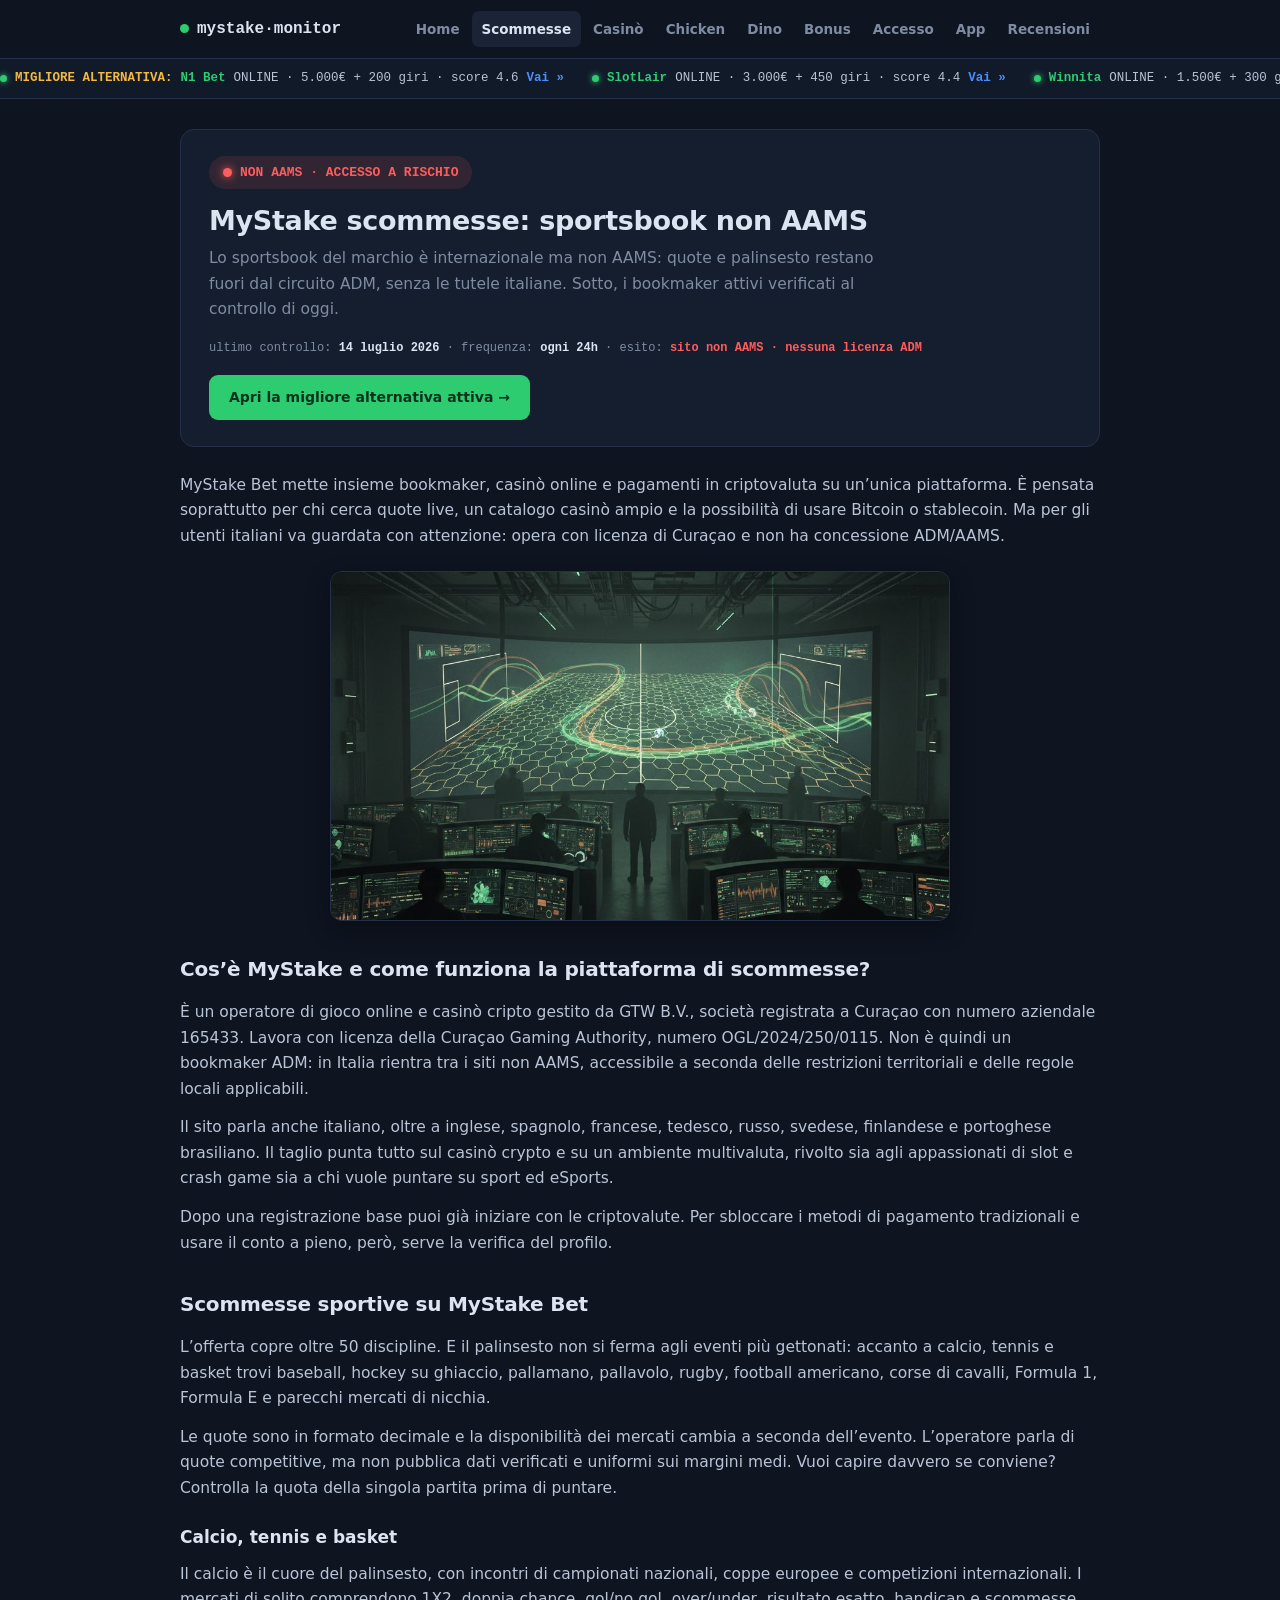
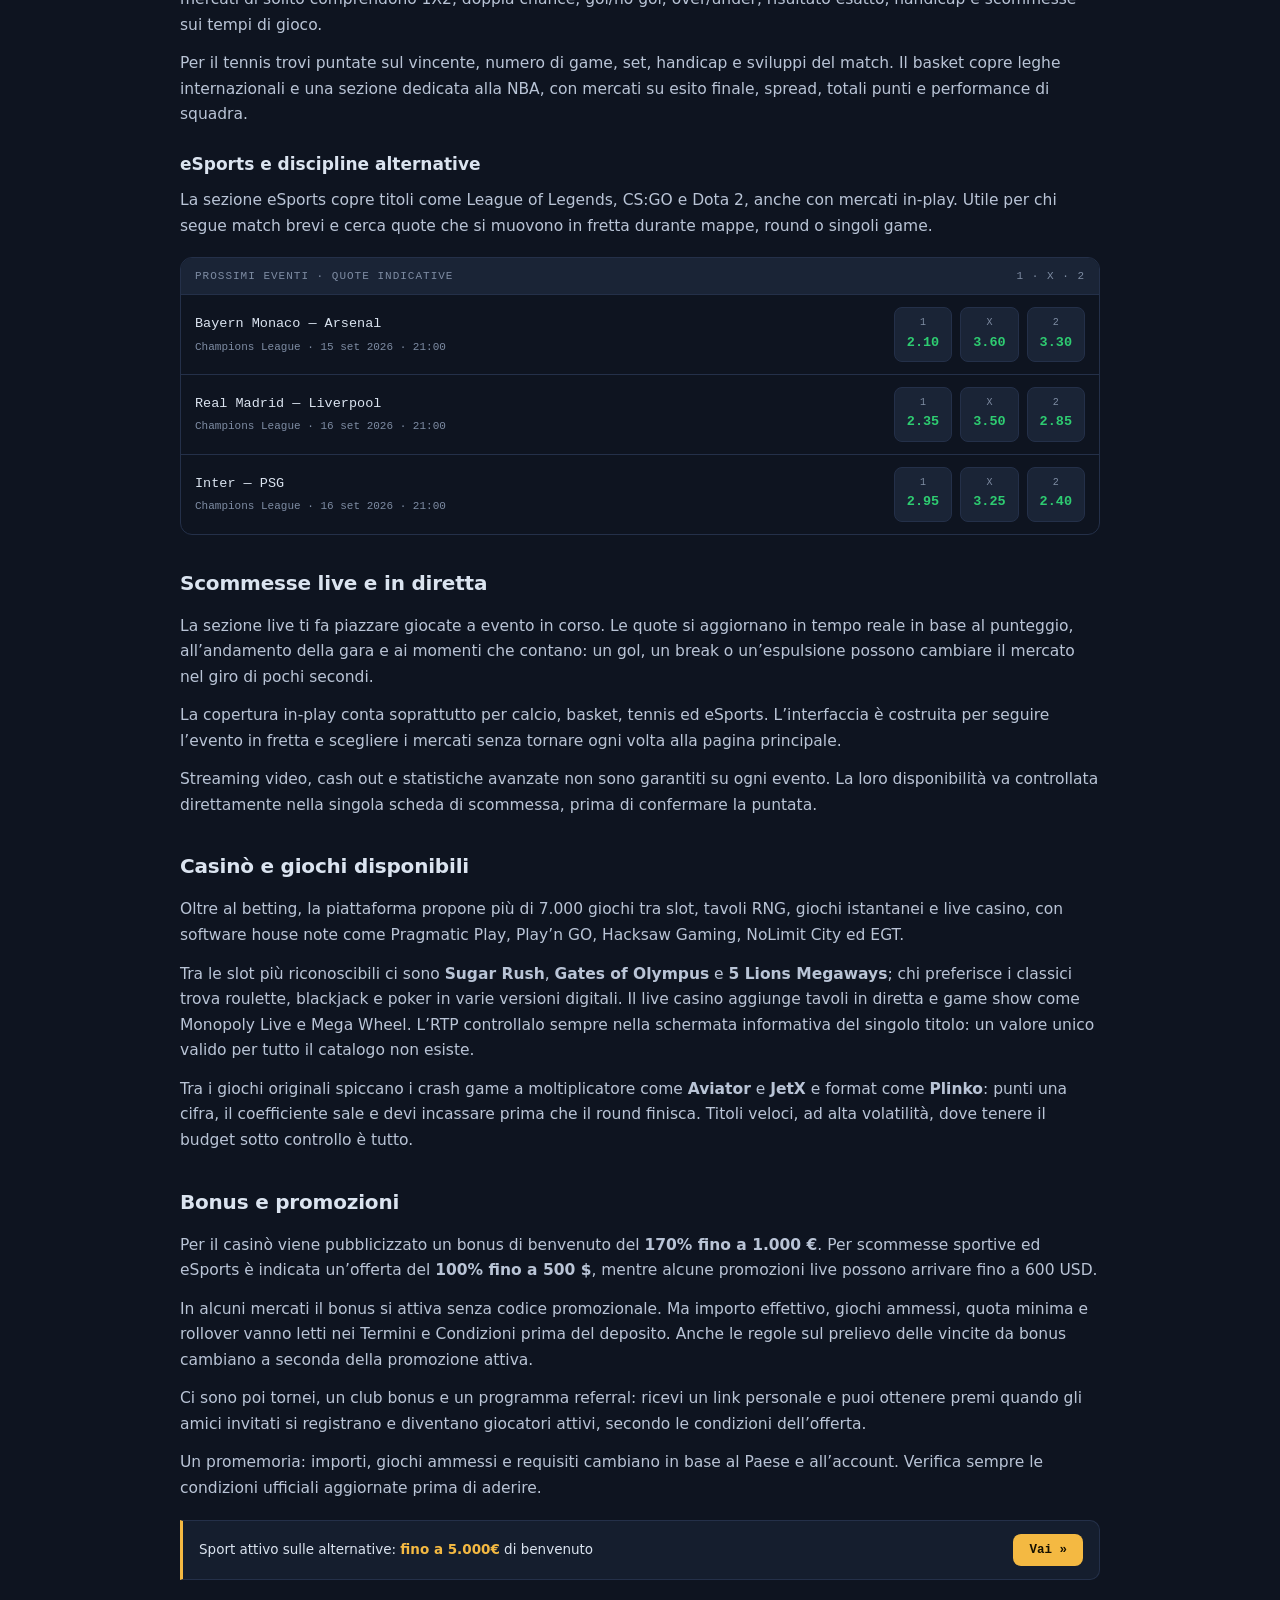
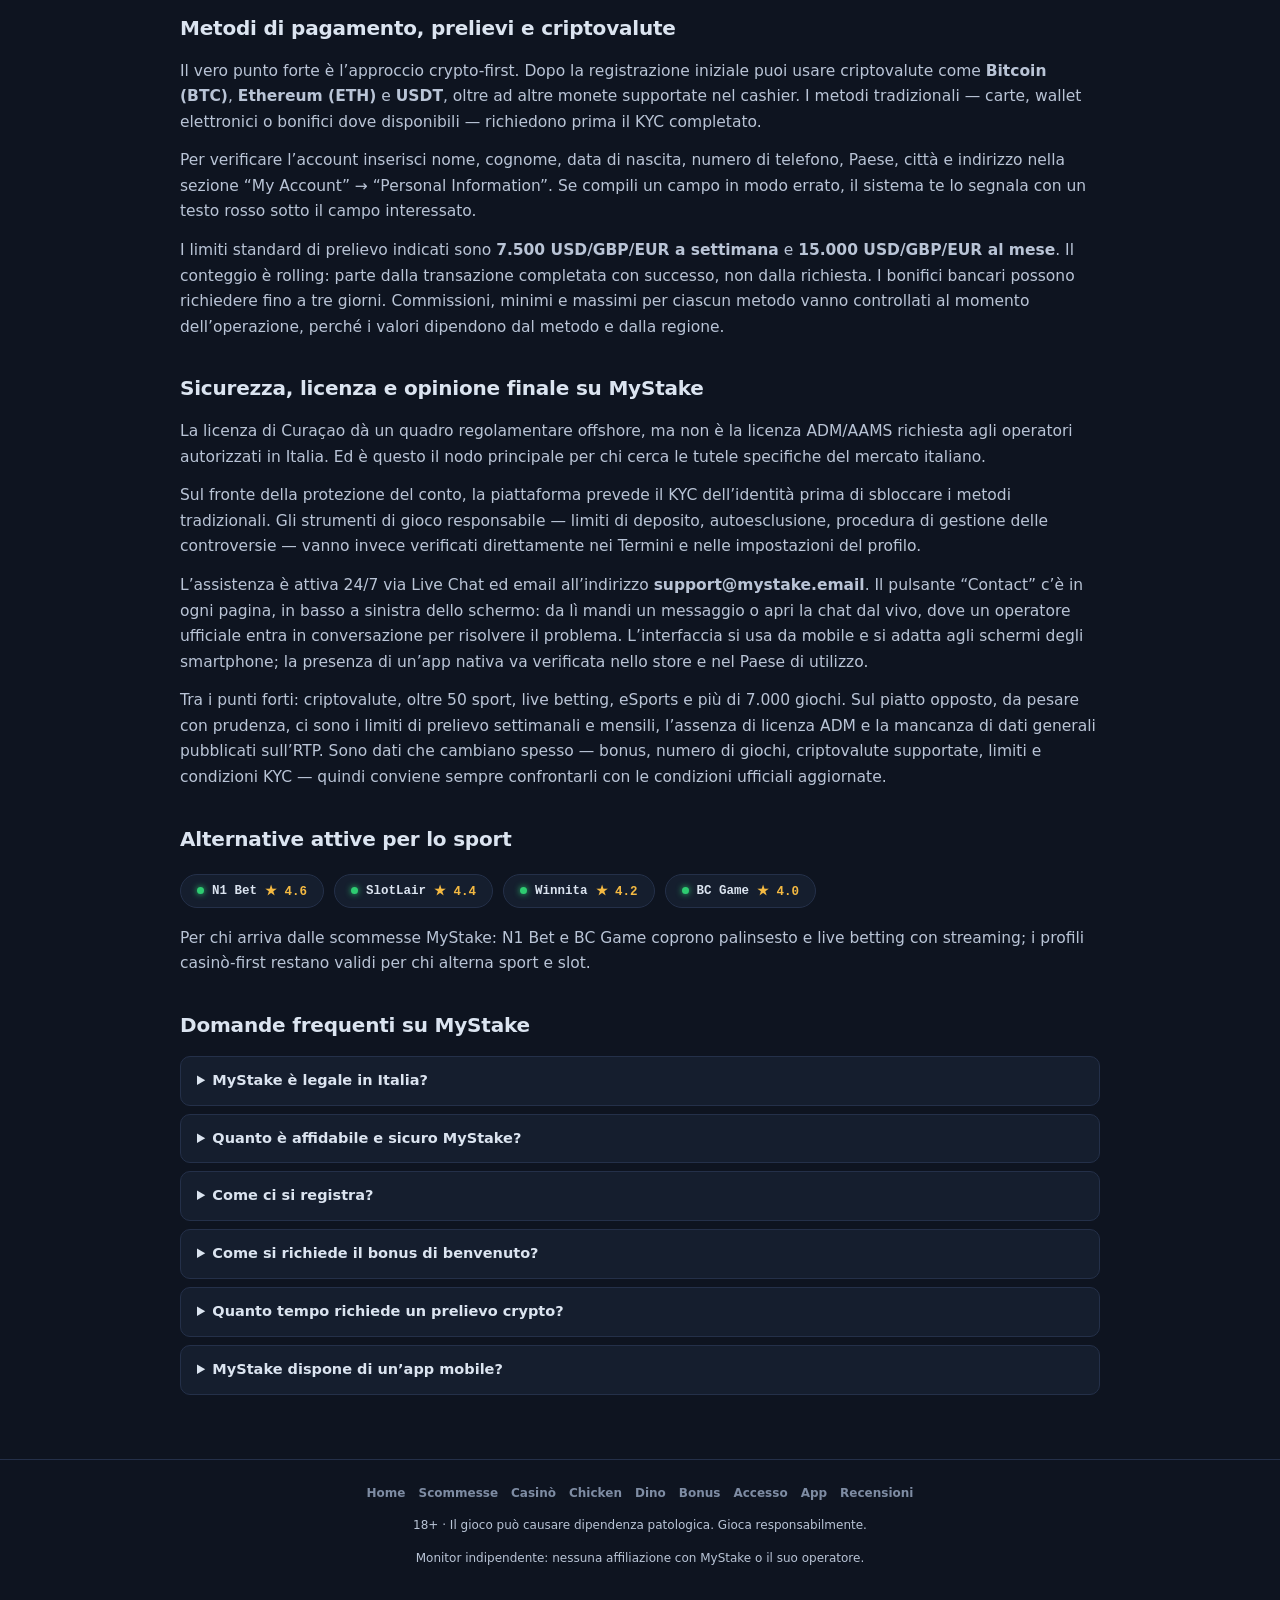
<file: scommesse/index.html>
<!DOCTYPE html>
<html lang="it">
<head>
<meta charset="utf-8">
<meta name="viewport" content="width=device-width,initial-scale=1">
<title>MyStake scommesse: sportsbook non AAMS e alternative attive</title>
<meta name="description" content="Lo sportsbook MyStake è non AAMS, senza licenza ADM: cosa sapere per lo sport dall'Italia e i bookmaker alternativi attivi verificati. 18+.">
<link rel="canonical" href="https://mystake-non-aams.com/scommesse/">
<link rel="alternate" hreflang="it-it" href="https://mystake-non-aams.com/scommesse/">
<link rel="alternate" hreflang="x-default" href="https://mystake-non-aams.com/scommesse/">
<link rel="icon" type="image/svg+xml" href="/favicon.svg">
<link rel="stylesheet" href="/assets/style.css">
<script type="application/ld+json">{"@context": "https://schema.org", "@type": "FAQPage", "mainEntity": [{"@type": "Question", "name": "MyStake è legale in Italia?", "acceptedAnswer": {"@type": "Answer", "text": "Opera con licenza di Curaçao, non con licenza ADM/AAMS. Non è quindi un concessionario autorizzato dall’ente regolatore italiano; prima di registrarti verifica le norme applicabili nel tuo Paese."}}, {"@type": "Question", "name": "Quanto è affidabile e sicuro MyStake?", "acceptedAnswer": {"@type": "Answer", "text": "La sicurezza poggia su licenza offshore di Curaçao, KYC dell’identità e assistenza attiva 24/7. Mancano però le tutele della concessione italiana e non vengono pubblicati dati generali sull’RTP. Per questo eventuali limiti, strumenti di gioco responsabile e procedure di reclamo vanno controllati direttamente sul sito prima di depositare."}}, {"@type": "Question", "name": "Come ci si registra?", "acceptedAnswer": {"@type": "Answer", "text": "Clicca su “Sign Up” e indica email, username e password. Lo username poi non si cambia più. La password deve avere almeno otto caratteri, una lettera maiuscola e un carattere alfanumerico; infine accetti Termini e Privacy Policy. Se tutti i campi sono corretti entri subito nel conto; altrimenti il sistema segnala l’errore in rosso."}}, {"@type": "Question", "name": "Come si richiede il bonus di benvenuto?", "acceptedAnswer": {"@type": "Answer", "text": "Il bonus può essere legato al deposito iniziale, ma le modalità dipendono dalla promozione disponibile. Prima di aderire controlla rollover, importo massimo, giochi o quote valide e limiti di prelievo."}}, {"@type": "Question", "name": "Quanto tempo richiede un prelievo crypto?", "acceptedAnswer": {"@type": "Answer", "text": "Dipende dalla revisione interna e dalla rete blockchain. Per i bonifici bancari il tempo indicato può arrivare fino a tre giorni. Restano validi i limiti rolling di 7.500 a settimana e 15.000 al mese."}}, {"@type": "Question", "name": "MyStake dispone di un’app mobile?", "acceptedAnswer": {"@type": "Answer", "text": "La piattaforma si usa da browser mobile con interfaccia responsive. La disponibilità di un’app dedicata può variare in base al dispositivo, allo store e alla località dell’utente."}}]}</script><script type="application/ld+json">{"@context":"https://schema.org","@type":"BreadcrumbList","itemListElement":[{"@type":"ListItem","position":1,"name":"Home","item":"https://mystake-non-aams.com/"},{"@type":"ListItem","position":2,"name":"Scommesse","item":"https://mystake-non-aams.com/scommesse/"}]}</script>
</head>
<body>
<header class="hd"><div class="wrap"><a class="lg" href="/"><i></i>mystake·monitor</a><nav><a href="/">Home</a><a href="/scommesse/" class="on">Scommesse</a><a href="/casino/">Casinò</a><a href="/chicken/">Chicken</a><a href="/dino/">Dino</a><a href="/bonus/">Bonus</a><a href="/accesso/">Accesso</a><a href="/app/">App</a><a href="/recensioni/">Recensioni</a></nav></div></header>
<div class="ticker"><div class="in"><a href="/referral-link?sub_id_1=n1" rel="nofollow"><i></i><span class="lbl">MIGLIORE ALTERNATIVA:</span> <b>N1 Bet</b> ONLINE · 5.000€ + 200 giri · score 4.6 <span class="go">Vai »</span></a><a href="/referral-link?sub_id_1=slotlair" rel="nofollow"><i></i><b>SlotLair</b> ONLINE · 3.000€ + 450 giri · score 4.4 <span class="go">Vai »</span></a><a href="/referral-link?sub_id_1=winita" rel="nofollow"><i></i><b>Winnita</b> ONLINE · 1.500€ + 300 giri · score 4.2 <span class="go">Vai »</span></a><a href="/referral-link?sub_id_1=bc" rel="nofollow"><i></i><b>BC Game</b> ONLINE · Free Bet 100$ · score 4.0 <span class="go">Vai »</span></a><a href="/referral-link?sub_id_1=n1" rel="nofollow"><i></i><span class="lbl">MIGLIORE ALTERNATIVA:</span> <b>N1 Bet</b> ONLINE · 5.000€ + 200 giri · score 4.6 <span class="go">Vai »</span></a><a href="/referral-link?sub_id_1=slotlair" rel="nofollow"><i></i><b>SlotLair</b> ONLINE · 3.000€ + 450 giri · score 4.4 <span class="go">Vai »</span></a><a href="/referral-link?sub_id_1=winita" rel="nofollow"><i></i><b>Winnita</b> ONLINE · 1.500€ + 300 giri · score 4.2 <span class="go">Vai »</span></a><a href="/referral-link?sub_id_1=bc" rel="nofollow"><i></i><b>BC Game</b> ONLINE · Free Bet 100$ · score 4.0 <span class="go">Vai »</span></a></div></div>
<main><div class="wrap">
<div class="status">
<div class="row"><span class="badge off"><i></i>NON AAMS · ACCESSO A RISCHIO</span></div>
<h1>MyStake scommesse: sportsbook non AAMS</h1>
<p class="sub">Lo sportsbook del marchio è internazionale ma non AAMS: quote e palinsesto restano fuori dal circuito ADM, senza le tutele italiane. Sotto, i bookmaker attivi verificati al controllo di oggi.</p>
<div class="meta">ultimo controllo: <b>14 luglio 2026</b> · frequenza: <b>ogni 24h</b> · esito: <b class="err" style="color:var(--err)">sito non AAMS · nessuna licenza ADM</b></div>
<a class="scta" href="/referral-link?sub_id_1=n1" rel="nofollow">Apri la migliore alternativa attiva →</a>
</div>

<p>MyStake Bet mette insieme bookmaker, casinò online e pagamenti in criptovaluta su un’unica piattaforma. È pensata soprattutto per chi cerca quote live, un catalogo casinò ampio e la possibilità di usare Bitcoin o stablecoin. Ma per gli utenti italiani va guardata con attenzione: opera con licenza di Curaçao e non ha concessione ADM/AAMS.</p>

<img class="ximg" src="/assets/xtra-scommesse.jpg" alt="Scommesse sportive — monitor" width="1200" height="675" loading="lazy">
<h2>Cos’è MyStake e come funziona la piattaforma di scommesse?</h2>
<p>È un operatore di gioco online e casinò cripto gestito da GTW B.V., società registrata a Curaçao con numero aziendale 165433. Lavora con licenza della Curaçao Gaming Authority, numero OGL/2024/250/0115. Non è quindi un bookmaker ADM: in Italia rientra tra i siti non AAMS, accessibile a seconda delle restrizioni territoriali e delle regole locali applicabili.</p>
<p>Il sito parla anche italiano, oltre a inglese, spagnolo, francese, tedesco, russo, svedese, finlandese e portoghese brasiliano. Il taglio punta tutto sul casinò crypto e su un ambiente multivaluta, rivolto sia agli appassionati di slot e crash game sia a chi vuole puntare su sport ed eSports.</p>
<p>Dopo una registrazione base puoi già iniziare con le criptovalute. Per sbloccare i metodi di pagamento tradizionali e usare il conto a pieno, però, serve la verifica del profilo.</p>
<h2>Scommesse sportive su MyStake Bet</h2>
<p>L’offerta copre oltre 50 discipline. E il palinsesto non si ferma agli eventi più gettonati: accanto a calcio, tennis e basket trovi baseball, hockey su ghiaccio, pallamano, pallavolo, rugby, football americano, corse di cavalli, Formula 1, Formula E e parecchi mercati di nicchia.</p>
<p>Le quote sono in formato decimale e la disponibilità dei mercati cambia a seconda dell’evento. L’operatore parla di quote competitive, ma non pubblica dati verificati e uniformi sui margini medi. Vuoi capire davvero se conviene? Controlla la quota della singola partita prima di puntare.</p>
<h3>Calcio, tennis e basket</h3>
<p>Il calcio è il cuore del palinsesto, con incontri di campionati nazionali, coppe europee e competizioni internazionali. I mercati di solito comprendono 1X2, doppia chance, gol/no gol, over/under, risultato esatto, handicap e scommesse sui tempi di gioco.</p>
<p>Per il tennis trovi puntate sul vincente, numero di game, set, handicap e sviluppi del match. Il basket copre leghe internazionali e una sezione dedicata alla NBA, con mercati su esito finale, spread, totali punti e performance di squadra.</p>
<h3>eSports e discipline alternative</h3>
<p>La sezione eSports copre titoli come League of Legends, CS:GO e Dota 2, anche con mercati in-play. Utile per chi segue match brevi e cerca quote che si muovono in fretta durante mappe, round o singoli game.</p>

<div class="lines"><div class="lh"><span>Prossimi eventi · quote indicative</span><span>1 · X · 2</span></div><div class="line"><div class="ev">Bayern Monaco — Arsenal<small>Champions League · 15 set 2026 · 21:00</small></div><div class="qq"><a href="/referral-link?sub_id_1=n1" rel="nofollow"><span class="n">1</span><span class="c">2.10</span></a><a href="/referral-link?sub_id_1=n1" rel="nofollow"><span class="n">X</span><span class="c">3.60</span></a><a href="/referral-link?sub_id_1=n1" rel="nofollow"><span class="n">2</span><span class="c">3.30</span></a></div></div><div class="line"><div class="ev">Real Madrid — Liverpool<small>Champions League · 16 set 2026 · 21:00</small></div><div class="qq"><a href="/referral-link?sub_id_1=n1" rel="nofollow"><span class="n">1</span><span class="c">2.35</span></a><a href="/referral-link?sub_id_1=n1" rel="nofollow"><span class="n">X</span><span class="c">3.50</span></a><a href="/referral-link?sub_id_1=n1" rel="nofollow"><span class="n">2</span><span class="c">2.85</span></a></div></div><div class="line"><div class="ev">Inter — PSG<small>Champions League · 16 set 2026 · 21:00</small></div><div class="qq"><a href="/referral-link?sub_id_1=n1" rel="nofollow"><span class="n">1</span><span class="c">2.95</span></a><a href="/referral-link?sub_id_1=n1" rel="nofollow"><span class="n">X</span><span class="c">3.25</span></a><a href="/referral-link?sub_id_1=n1" rel="nofollow"><span class="n">2</span><span class="c">2.40</span></a></div></div></div>
<h2>Scommesse live e in diretta</h2>
<p>La sezione live ti fa piazzare giocate a evento in corso. Le quote si aggiornano in tempo reale in base al punteggio, all’andamento della gara e ai momenti che contano: un gol, un break o un’espulsione possono cambiare il mercato nel giro di pochi secondi.</p>
<p>La copertura in-play conta soprattutto per calcio, basket, tennis ed eSports. L’interfaccia è costruita per seguire l’evento in fretta e scegliere i mercati senza tornare ogni volta alla pagina principale.</p>
<p>Streaming video, cash out e statistiche avanzate non sono garantiti su ogni evento. La loro disponibilità va controllata direttamente nella singola scheda di scommessa, prima di confermare la puntata.</p>
<h2>Casinò e giochi disponibili</h2>
<p>Oltre al betting, la piattaforma propone più di 7.000 giochi tra slot, tavoli RNG, giochi istantanei e live casino, con software house note come Pragmatic Play, Play’n GO, Hacksaw Gaming, NoLimit City ed EGT.</p>
<p>Tra le slot più riconoscibili ci sono <b>Sugar Rush</b>, <b>Gates of Olympus</b> e <b>5 Lions Megaways</b>; chi preferisce i classici trova roulette, blackjack e poker in varie versioni digitali. Il live casino aggiunge tavoli in diretta e game show come Monopoly Live e Mega Wheel. L’RTP controllalo sempre nella schermata informativa del singolo titolo: un valore unico valido per tutto il catalogo non esiste.</p>
<p>Tra i giochi originali spiccano i crash game a moltiplicatore come <b>Aviator</b> e <b>JetX</b> e format come <b>Plinko</b>: punti una cifra, il coefficiente sale e devi incassare prima che il round finisca. Titoli veloci, ad alta volatilità, dove tenere il budget sotto controllo è tutto.</p>
<h2>Bonus e promozioni</h2>
<p>Per il casinò viene pubblicizzato un bonus di benvenuto del <b>170% fino a 1.000 €</b>. Per scommesse sportive ed eSports è indicata un’offerta del <b>100% fino a 500 $</b>, mentre alcune promozioni live possono arrivare fino a 600 USD.</p>
<p>In alcuni mercati il bonus si attiva senza codice promozionale. Ma importo effettivo, giochi ammessi, quota minima e rollover vanno letti nei Termini e Condizioni prima del deposito. Anche le regole sul prelievo delle vincite da bonus cambiano a seconda della promozione attiva.</p>
<p>Ci sono poi tornei, un club bonus e un programma referral: ricevi un link personale e puoi ottenere premi quando gli amici invitati si registrano e diventano giocatori attivi, secondo le condizioni dell’offerta.</p>
<p>Un promemoria: importi, giochi ammessi e requisiti cambiano in base al Paese e all’account. Verifica sempre le condizioni ufficiali aggiornate prima di aderire.</p>

<div class="ctarow"><div class="tt">Sport attivo sulle alternative: <b>fino a 5.000€</b> di benvenuto</div><a href="/referral-link?sub_id_1=n1" rel="nofollow">Vai »</a></div>
<h2>Metodi di pagamento, prelievi e criptovalute</h2>
<p>Il vero punto forte è l’approccio crypto-first. Dopo la registrazione iniziale puoi usare criptovalute come <b>Bitcoin (BTC)</b>, <b>Ethereum (ETH)</b> e <b>USDT</b>, oltre ad altre monete supportate nel cashier. I metodi tradizionali — carte, wallet elettronici o bonifici dove disponibili — richiedono prima il KYC completato.</p>
<p>Per verificare l’account inserisci nome, cognome, data di nascita, numero di telefono, Paese, città e indirizzo nella sezione “My Account” → “Personal Information”. Se compili un campo in modo errato, il sistema te lo segnala con un testo rosso sotto il campo interessato.</p>
<p>I limiti standard di prelievo indicati sono <b>7.500 USD/GBP/EUR a settimana</b> e <b>15.000 USD/GBP/EUR al mese</b>. Il conteggio è rolling: parte dalla transazione completata con successo, non dalla richiesta. I bonifici bancari possono richiedere fino a tre giorni. Commissioni, minimi e massimi per ciascun metodo vanno controllati al momento dell’operazione, perché i valori dipendono dal metodo e dalla regione.</p>
<h2>Sicurezza, licenza e opinione finale su MyStake</h2>
<p>La licenza di Curaçao dà un quadro regolamentare offshore, ma non è la licenza ADM/AAMS richiesta agli operatori autorizzati in Italia. Ed è questo il nodo principale per chi cerca le tutele specifiche del mercato italiano.</p>
<p>Sul fronte della protezione del conto, la piattaforma prevede il KYC dell’identità prima di sbloccare i metodi tradizionali. Gli strumenti di gioco responsabile — limiti di deposito, autoesclusione, procedura di gestione delle controversie — vanno invece verificati direttamente nei Termini e nelle impostazioni del profilo.</p>
<p>L’assistenza è attiva 24/7 via Live Chat ed email all’indirizzo <b>support@mystake.email</b>. Il pulsante “Contact” c’è in ogni pagina, in basso a sinistra dello schermo: da lì mandi un messaggio o apri la chat dal vivo, dove un operatore ufficiale entra in conversazione per risolvere il problema. L’interfaccia si usa da mobile e si adatta agli schermi degli smartphone; la presenza di un’app nativa va verificata nello store e nel Paese di utilizzo.</p>
<p>Tra i punti forti: criptovalute, oltre 50 sport, live betting, eSports e più di 7.000 giochi. Sul piatto opposto, da pesare con prudenza, ci sono i limiti di prelievo settimanali e mensili, l’assenza di licenza ADM e la mancanza di dati generali pubblicati sull’RTP. Sono dati che cambiano spesso — bonus, numero di giochi, criptovalute supportate, limiti e condizioni KYC — quindi conviene sempre confrontarli con le condizioni ufficiali aggiornate.</p>

<h2>Alternative attive per lo sport</h2>
<div class="apills"><a href="/referral-link?sub_id_1=n1" rel="nofollow"><i></i>N1 Bet <span class="sc">★ 4.6</span></a><a href="/referral-link?sub_id_1=slotlair" rel="nofollow"><i></i>SlotLair <span class="sc">★ 4.4</span></a><a href="/referral-link?sub_id_1=winita" rel="nofollow"><i></i>Winnita <span class="sc">★ 4.2</span></a><a href="/referral-link?sub_id_1=bc" rel="nofollow"><i></i>BC Game <span class="sc">★ 4.0</span></a></div>
<p>Per chi arriva dalle scommesse MyStake: N1 Bet e BC Game coprono palinsesto e live betting con streaming; i profili casinò-first restano validi per chi alterna sport e slot.</p>
<h2>Domande frequenti su MyStake</h2>
<details><summary>MyStake è legale in Italia?</summary><p>Opera con licenza di Curaçao, non con licenza ADM/AAMS. Non è quindi un concessionario autorizzato dall’ente regolatore italiano; prima di registrarti verifica le norme applicabili nel tuo Paese.</p></details>
<details><summary>Quanto è affidabile e sicuro MyStake?</summary><p>La sicurezza poggia su licenza offshore di Curaçao, KYC dell’identità e assistenza attiva 24/7. Mancano però le tutele della concessione italiana e non vengono pubblicati dati generali sull’RTP. Per questo eventuali limiti, strumenti di gioco responsabile e procedure di reclamo vanno controllati direttamente sul sito prima di depositare.</p></details>
<details><summary>Come ci si registra?</summary><p>Clicca su “Sign Up” e indica email, username e password. Lo username poi non si cambia più. La password deve avere almeno otto caratteri, una lettera maiuscola e un carattere alfanumerico; infine accetti Termini e Privacy Policy. Se tutti i campi sono corretti entri subito nel conto; altrimenti il sistema segnala l’errore in rosso.</p></details>
<details><summary>Come si richiede il bonus di benvenuto?</summary><p>Il bonus può essere legato al deposito iniziale, ma le modalità dipendono dalla promozione disponibile. Prima di aderire controlla rollover, importo massimo, giochi o quote valide e limiti di prelievo.</p></details>
<details><summary>Quanto tempo richiede un prelievo crypto?</summary><p>Dipende dalla revisione interna e dalla rete blockchain. Per i bonifici bancari il tempo indicato può arrivare fino a tre giorni. Restano validi i limiti rolling di 7.500 a settimana e 15.000 al mese.</p></details>
<details><summary>MyStake dispone di un’app mobile?</summary><p>La piattaforma si usa da browser mobile con interfaccia responsive. La disponibilità di un’app dedicata può variare in base al dispositivo, allo store e alla località dell’utente.</p></details>
</div></main>
<footer class="ft"><div class="wrap"><nav><a href="/">Home</a><a href="/scommesse/">Scommesse</a><a href="/casino/">Casinò</a><a href="/chicken/">Chicken</a><a href="/dino/">Dino</a><a href="/bonus/">Bonus</a><a href="/accesso/">Accesso</a><a href="/app/">App</a><a href="/recensioni/">Recensioni</a></nav><p>18+ · Il gioco può causare dipendenza patologica. Gioca responsabilmente.</p><p>Monitor indipendente: nessuna affiliazione con MyStake o il suo operatore.</p></div></footer>
</body>
</html>
</file>
<file: assets/style.css>
:root{--bg:#0e1420;--panel:#151e2e;--panel2:#1a2436;--line:#243049;--ink:#dbe4f0;--mut:#7e8ca3;--ok:#2ecc71;--err:#ff5c5c;--warn:#f4b942;--acc:#4d8dff;--mono:ui-monospace,'SF Mono',Menlo,Consolas,monospace}
*{margin:0;padding:0;box-sizing:border-box}
body{font-family:system-ui,-apple-system,'Segoe UI',Roboto,sans-serif;background:var(--bg);color:var(--ink);font-size:15.5px;line-height:1.65}
a{color:var(--acc);text-decoration:none}img{max-width:100%;display:block}
.wrap{max-width:960px;margin:0 auto;padding:0 20px}
.hd{border-bottom:1px solid var(--line)}
.hd .wrap{display:flex;align-items:center;gap:24px;height:58px}
.hd .lg{font-weight:800;font-size:16px;color:var(--ink);font-family:var(--mono)}
.hd .lg i{display:inline-block;width:9px;height:9px;border-radius:50%;background:var(--ok);margin-right:8px}
.hd nav{display:flex;gap:2px;margin-left:auto;overflow-x:auto}
.hd nav a{color:var(--mut);font-size:13.5px;font-weight:600;padding:7px 10px;border-radius:7px;white-space:nowrap}
.hd nav a:hover{color:var(--ink);background:var(--panel)}.hd nav a.on{color:var(--ink);background:var(--panel2)}
main{padding:30px 0 10px}
.ticker{border-bottom:1px solid var(--line);background:#111a29;overflow:hidden}
.ticker .in{display:flex;width:max-content;animation:tick 32s linear infinite}
.ticker:hover .in{animation-play-state:paused}
.ticker a{display:inline-flex;align-items:center;gap:8px;padding:9px 28px 9px 0;font-family:var(--mono);font-size:12.5px;color:#b9c4d6;white-space:nowrap}
.ticker a b{color:var(--ok)}.ticker a .lbl{color:var(--warn);font-weight:700}
.ticker i{width:7px;height:7px;border-radius:50%;background:var(--ok);flex:none;box-shadow:0 0 6px var(--ok)}
.ticker .go{color:var(--acc);font-weight:700}
@keyframes tick{from{transform:translateX(0)}to{transform:translateX(-50%)}}
.scta{display:inline-block;margin-top:16px;background:var(--ok);color:#08321c;font-weight:800;border-radius:9px;padding:11px 20px;font-size:14px}
.scta:hover{filter:brightness(1.1)}
.status{background:var(--panel);border:1px solid var(--line);border-radius:14px;padding:26px 28px;margin-bottom:26px}
.status .row{display:flex;align-items:center;gap:14px;flex-wrap:wrap}
.badge{display:inline-flex;align-items:center;gap:8px;font-family:var(--mono);font-size:13px;font-weight:700;padding:6px 14px;border-radius:18px}
.badge i{width:9px;height:9px;border-radius:50%;flex:none}
.badge.off{background:rgba(255,92,92,.12);color:var(--err)}.badge.off i{background:var(--err);box-shadow:0 0 8px var(--err)}
.badge.on{background:rgba(46,204,113,.12);color:var(--ok)}.badge.on i{background:var(--ok)}
h1{font-size:27px;line-height:1.3;margin:14px 0 8px;letter-spacing:-.3px}
.status .sub{color:var(--mut);max-width:680px}
.status .meta{font-family:var(--mono);font-size:12px;color:var(--mut);margin-top:16px}
.status .meta b{color:var(--ink)}
h2{font-size:20px;margin:32px 0 14px;letter-spacing:-.2px}
p{margin:0 0 13px;color:#b9c4d6}
.tl{border-left:2px solid var(--line);margin:18px 0 8px 6px;padding-left:22px}
.tl .ev{position:relative;padding-bottom:18px}
.tl .ev::before{content:"";position:absolute;left:-28px;top:5px;width:10px;height:10px;border-radius:50%;background:var(--line);border:2px solid var(--bg)}
.tl .ev.bad::before{background:var(--err)}.tl .ev.mid::before{background:var(--warn)}
.tl .dt{font-family:var(--mono);font-size:11.5px;color:var(--mut);text-transform:uppercase;letter-spacing:.5px}
.tl .tx{font-size:14.5px;margin-top:2px}
.doms{background:var(--panel);border:1px solid var(--line);border-radius:12px;overflow:hidden;margin:16px 0}
.doms .d{display:flex;align-items:center;gap:12px;padding:12px 18px;border-bottom:1px solid var(--line);font-family:var(--mono);font-size:13.5px}
.doms .d:last-child{border-bottom:none}
.doms .d .x{margin-left:auto;color:var(--err);font-weight:700;font-size:12px}
.doms .d .host{color:#93a3bd;text-decoration:line-through}
.cards{display:grid;grid-template-columns:repeat(2,1fr);gap:16px;margin:18px 0 6px}
.cd{background:var(--panel);border:1px solid var(--line);border-radius:13px;padding:20px;display:flex;flex-direction:column;transition:border-color .15s}
.cd:hover{border-color:#31415f}
.cd .top{display:flex;align-items:center;justify-content:space-between;margin-bottom:12px}
.cd .logo{height:34px;width:auto;object-fit:contain}
.cd .logo.dk{background:#0a1018;padding:5px 8px;border-radius:7px}
.cd .logo.lt{background:#fff;padding:5px 8px;border-radius:7px}
.cd h3{font-size:15.5px;margin-bottom:2px}
.cd .tag{color:var(--mut);font-size:12.5px;margin-bottom:10px}
.cd .rate{color:var(--warn);font-family:var(--mono);font-weight:700;font-size:13px;margin-bottom:10px}
.cd .bonus{background:rgba(77,141,255,.1);border:1px solid rgba(77,141,255,.25);color:#9dc0ff;font-size:13px;font-weight:600;border-radius:9px;padding:9px 12px;margin-bottom:14px;flex:1}
.cd .cta{display:block;text-align:center;background:var(--ok);color:#08321c;font-weight:800;font-size:14px;border-radius:9px;padding:11px}
.cd .cta:hover{filter:brightness(1.1)}
.cd .note{text-align:center;color:#5f6c83;font-size:10.5px;margin-top:8px}
.kv{background:var(--panel);border:1px solid var(--line);border-radius:12px;padding:6px 18px;margin:16px 0;font-family:var(--mono);font-size:13px}
.kv .r{display:flex;justify-content:space-between;gap-inline:20px;padding:9px 0;border-bottom:1px solid var(--line)}
.kv .r:last-child{border-bottom:none}
.kv .k{color:var(--mut)}.kv .err{color:var(--err);font-weight:700}
.mock{background:var(--panel);border:1px solid var(--line);border-radius:13px;padding:26px;max-width:380px;margin:18px 0;position:relative;overflow:hidden}
.mock label{display:block;font-size:12px;color:var(--mut);margin:10px 0 4px}
.mock .in{background:var(--bg);border:1px solid var(--line);border-radius:8px;height:38px;width:100%}
.mock .bt{margin-top:16px;background:#2c3b57;border-radius:8px;height:40px;display:flex;align-items:center;justify-content:center;font-weight:700;font-size:14px;color:#8b9ab3}
.mock .ovl{position:absolute;inset:0;background:rgba(14,20,32,.72);backdrop-filter:blur(2px);display:flex;align-items:center;justify-content:center}
.mock .ovl span{font-family:var(--mono);font-size:12.5px;font-weight:700;color:var(--err);border:1px solid var(--err);border-radius:8px;padding:9px 14px;transform:rotate(-4deg);background:var(--bg)}
details{background:var(--panel);border:1px solid var(--line);border-radius:11px;padding:14px 18px;margin-bottom:10px}
summary{font-weight:700;cursor:pointer;font-size:14.5px}
details p{margin:10px 0 0;font-size:14px}
.steps{counter-reset:s;margin:16px 0}
.steps li{list-style:none;position:relative;padding:0 0 15px 42px;color:#b9c4d6;font-size:14.5px}
.steps li::before{counter-increment:s;content:counter(s);position:absolute;left:0;top:-1px;width:27px;height:27px;border-radius:8px;background:var(--panel2);color:var(--acc);font-family:var(--mono);font-weight:700;font-size:13px;display:flex;align-items:center;justify-content:center}
.ft{border-top:1px solid var(--line);margin-top:46px;padding:24px 0;color:var(--mut);font-size:12px;text-align:center}
.ft nav{display:flex;flex-wrap:wrap;gap:13px;justify-content:center;margin-bottom:12px}
.ft nav a{color:var(--mut);font-weight:600}
@media(max-width:920px){h1{font-size:23px}}
@media(max-width:560px){.cards{grid-template-columns:1fr}.hd .wrap{height:auto;flex-wrap:wrap;padding-top:10px;padding-bottom:10px}.hd nav{margin-left:0;flex:1 0 100%}}

.tbl{overflow-x:auto;margin:16px 0}.tbl table{width:100%;border-collapse:collapse;font-size:14px}.tbl th,.tbl td{border:1px solid var(--line);padding:9px 12px;text-align:left}.tbl th{background:var(--panel);color:var(--ink)}.tbl td{color:var(--ink)}
main details{background:var(--panel);border:1px solid var(--line);border-radius:10px;margin-bottom:8px;padding:12px 16px}main details summary{cursor:pointer;font-weight:600}main details p{margin-top:8px}
main ol,main ul{padding-left:24px;margin:0 0 14px}main h3{font-size:17px;margin:22px 0 10px}
main blockquote.note{background:var(--panel);border-left:3px solid var(--warn);border-radius:0 10px 10px 0;padding:12px 16px;margin:0 0 16px}

/* ---- уникальные блоки внутриков (per-intent) ---- */
.ximg{display:block;width:100%;max-width:620px;height:auto;border-radius:12px;margin:22px auto;border:1px solid var(--line);box-shadow:0 8px 22px rgba(0,0,0,.35)}
.bonx{display:grid;grid-template-columns:repeat(2,1fr);gap:14px;margin:18px 0}
.bx{background:var(--panel);border:1px solid var(--line);border-radius:12px;padding:18px;position:relative}
.bx .bd{position:absolute;top:14px;right:14px;font:700 10px var(--mono);color:var(--ok);letter-spacing:1px}
.bx .bd i{display:inline-block;width:7px;height:7px;border-radius:50%;background:var(--ok);margin-right:5px;box-shadow:0 0 8px var(--ok)}
.bx .nm{font-weight:800;font-size:15px;margin-bottom:2px}
.bx .off{font-size:24px;font-weight:800;color:var(--ink);line-height:1.15;margin:6px 0 2px}
.bx .off small{display:block;font-size:12.5px;color:var(--mut);font-weight:600}
.bx .go{display:inline-block;margin-top:12px;background:var(--ok);color:#08110a;border-radius:8px;padding:9px 16px;font:700 13px var(--mono)}
.bx .go:hover{filter:brightness(1.1)}
.lines{border:1px solid var(--line);border-radius:12px;overflow:hidden;margin:18px 0;font-family:var(--mono)}
.lines .lh{display:flex;justify-content:space-between;background:var(--panel2);padding:9px 14px;font-size:11px;color:var(--mut);letter-spacing:1px;text-transform:uppercase}
.line{display:flex;align-items:center;gap:12px;padding:12px 14px;border-top:1px solid var(--line);flex-wrap:wrap}
.line .ev{flex:1;min-width:190px;font-size:13.5px;color:var(--ink)}
.line .ev small{display:block;color:var(--mut);font-size:11px;margin-top:2px}
.line .qq{display:flex;gap:8px}
.line .qq a{background:var(--panel2);border:1px solid var(--line);border-radius:8px;padding:7px 12px;text-align:center;min-width:58px}
.line .qq a:hover{border-color:var(--ok)}
.line .qq .n{display:block;font-size:10px;color:var(--mut)}
.line .qq .c{display:block;font-size:13.5px;font-weight:700;color:var(--ok)}
.provs{border:1px solid var(--line);border-radius:12px;overflow:hidden;margin:18px 0;font-family:var(--mono)}
.provs .pr{display:flex;align-items:center;gap:12px;padding:11px 14px;border-top:1px solid var(--line);font-size:13px}
.provs .pr:first-child{border-top:0}
.provs .pr i{width:8px;height:8px;border-radius:50%;background:var(--ok);box-shadow:0 0 8px var(--ok);flex:none}
.provs .pr .cat{width:150px;flex:none;color:var(--ink);font-weight:700}
.provs .pr .val{color:var(--mut)}
.uptime{display:flex;align-items:center;gap:10px;background:var(--panel);border:1px solid var(--line);border-left:3px solid var(--ok);border-radius:0 10px 10px 0;padding:12px 16px;margin:18px 0;font:600 13px var(--mono);color:var(--ink);flex-wrap:wrap}
.uptime i{width:8px;height:8px;border-radius:50%;background:var(--ok);box-shadow:0 0 8px var(--ok);flex:none}
.uptime a{margin-left:auto;color:var(--ok);font-weight:700}
.chk{border:1px solid var(--line);border-radius:12px;padding:16px 18px;margin:18px 0;font-family:var(--mono)}
.chk .ch{display:flex;gap:10px;padding:6px 0;font-size:13px;color:var(--ink)}
.chk .ch b{color:var(--ok);flex:none}
.spec{width:100%;border-collapse:collapse;margin:18px 0;font:13px var(--mono)}
.spec td{border-top:1px solid var(--line);padding:10px 6px;color:var(--ink)}
.spec td:first-child{color:var(--mut);width:40%}
.rvws{display:grid;grid-template-columns:1fr 1fr;gap:12px;margin:18px 0}
.rvw{background:var(--panel);border:1px solid var(--line);border-radius:12px;padding:14px 16px}
.rvw .rh{display:flex;justify-content:space-between;gap:8px;margin-bottom:3px}
.rvw .rn{font-weight:700;font-size:13.5px}
.rvw .rs{color:var(--warn);font-size:12px;letter-spacing:1.5px;white-space:nowrap}
.rvw .rm{font:10.5px var(--mono);color:var(--mut);margin-bottom:7px}
.rvw .rt{font-size:13px;color:var(--ink);opacity:.85;line-height:1.55;margin:0}
.apills{display:flex;gap:10px;flex-wrap:wrap;margin:18px 0}
.apills a{display:inline-flex;align-items:center;gap:8px;background:var(--panel);border:1px solid var(--line);border-radius:20px;padding:8px 16px;font:700 12.5px var(--mono);color:var(--ink)}
.apills a i{width:7px;height:7px;border-radius:50%;background:var(--ok);box-shadow:0 0 6px var(--ok)}
.apills a:hover{border-color:var(--ok)}
.apills a .sc{color:var(--warn)}
.ctarow{display:flex;align-items:center;justify-content:space-between;gap:14px;flex-wrap:wrap;background:var(--panel);border:1px solid var(--line);border-left:3px solid var(--warn);border-radius:0 10px 10px 0;padding:13px 16px;margin:18px 0}
.ctarow .tt{font-size:13.5px;color:var(--ink)}.ctarow .tt b{color:var(--warn)}
.ctarow a{flex:none;background:var(--warn);color:#151000;border-radius:8px;padding:9px 16px;font:700 12.5px var(--mono)}
@media(max-width:720px){.bonx{grid-template-columns:1fr}.rvws{grid-template-columns:1fr}.provs .pr .cat{width:110px}}
</file>
